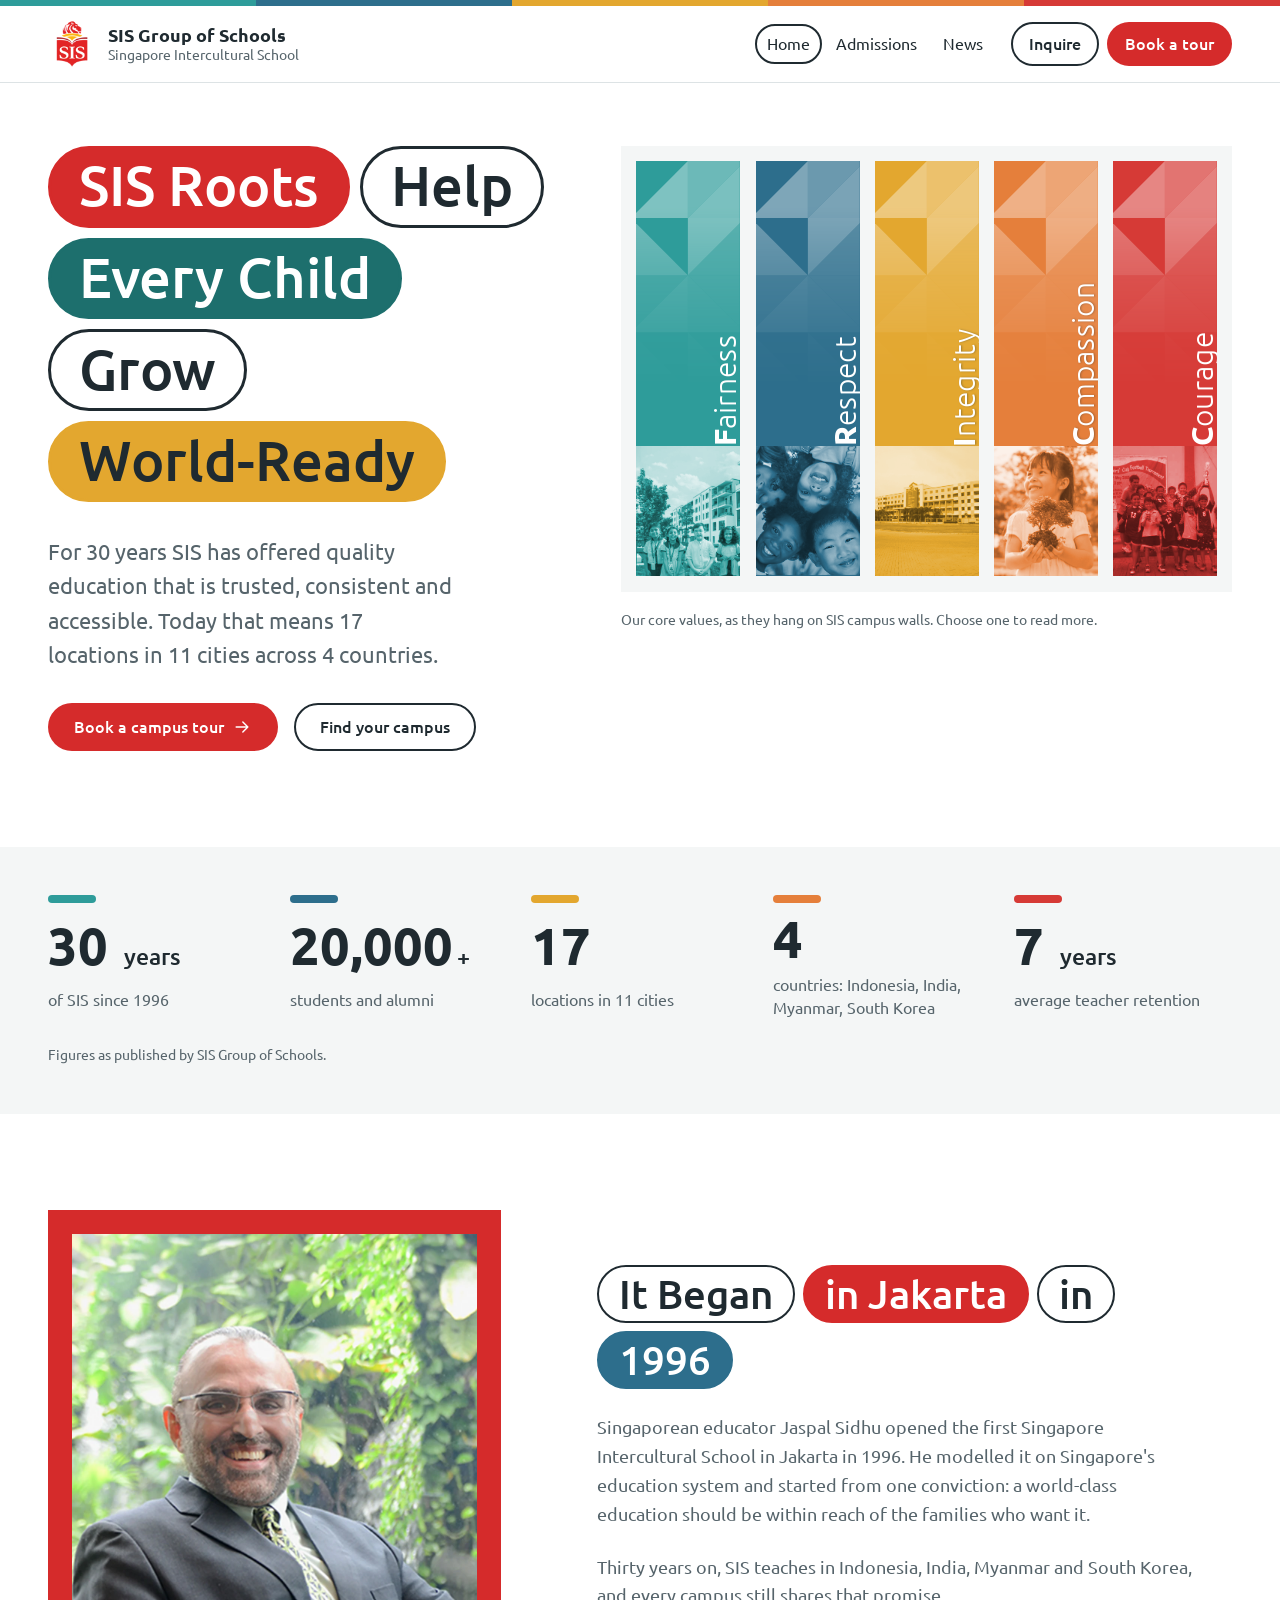
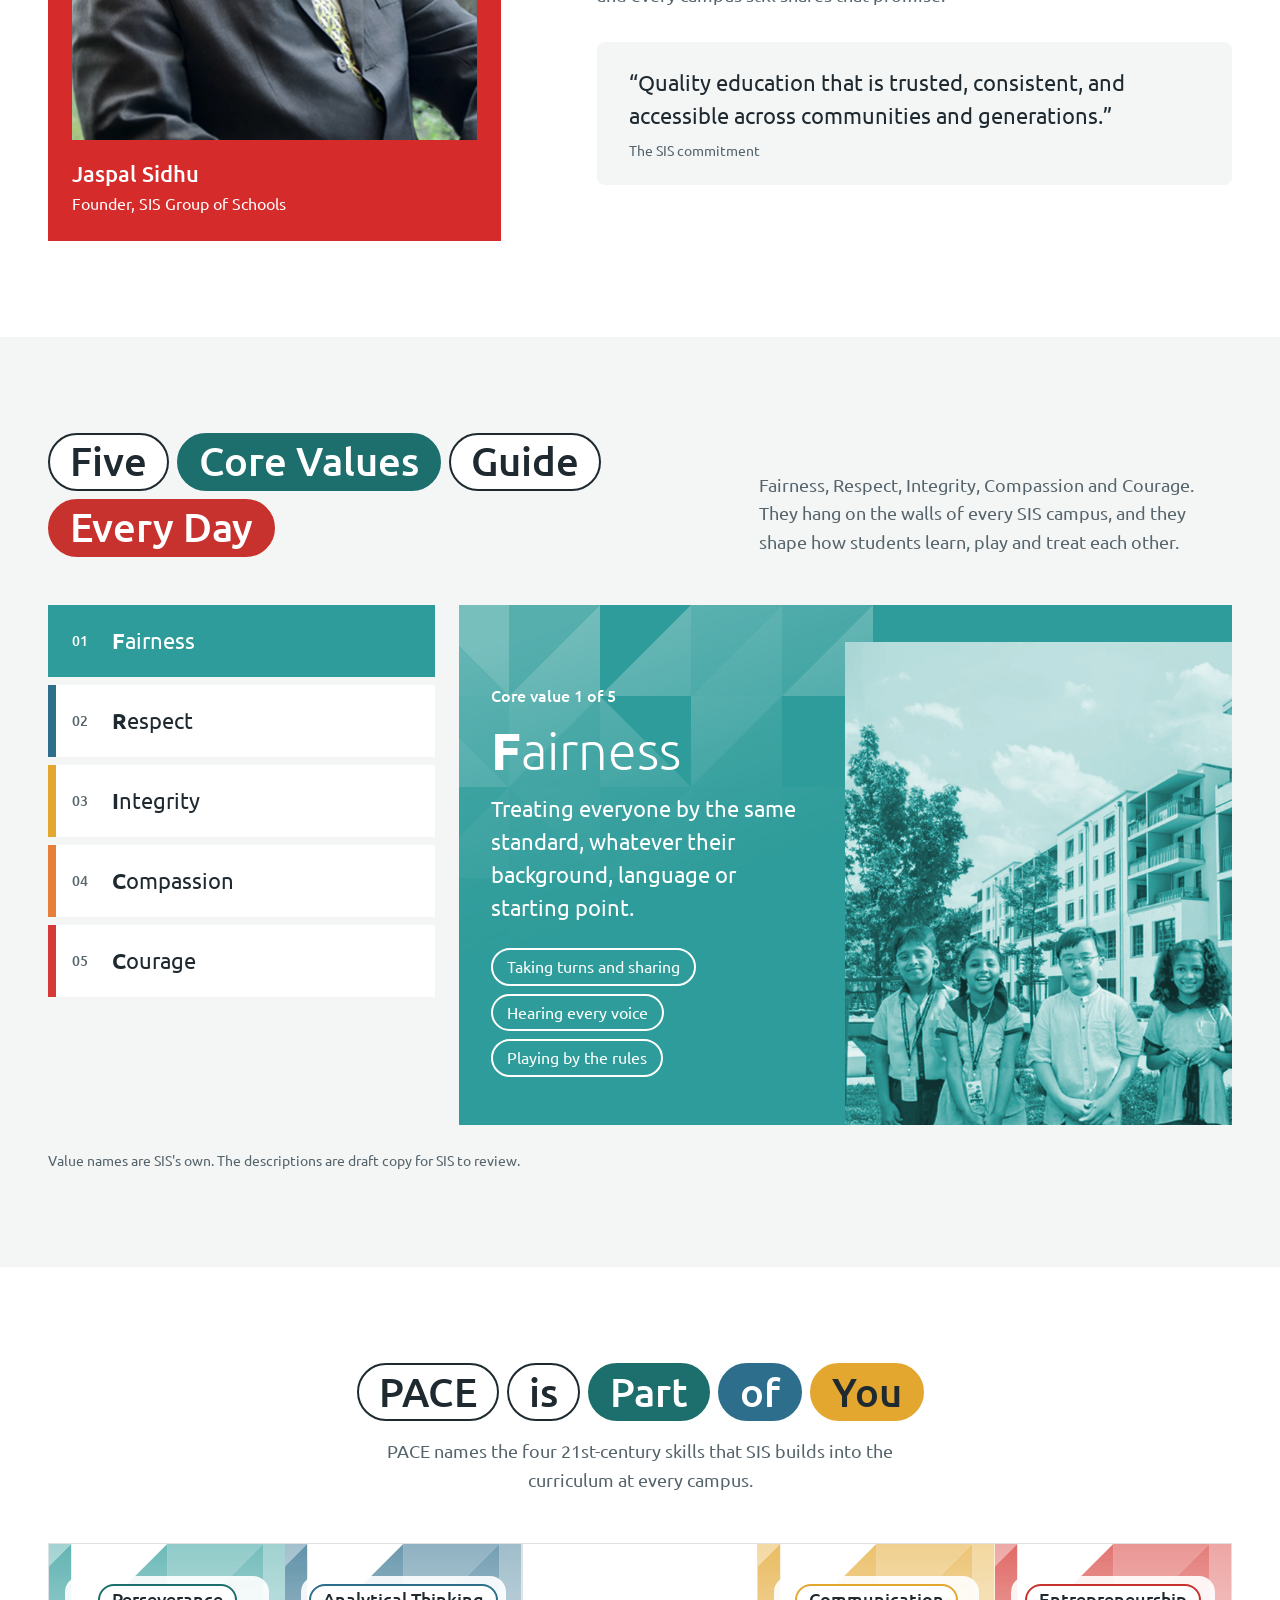
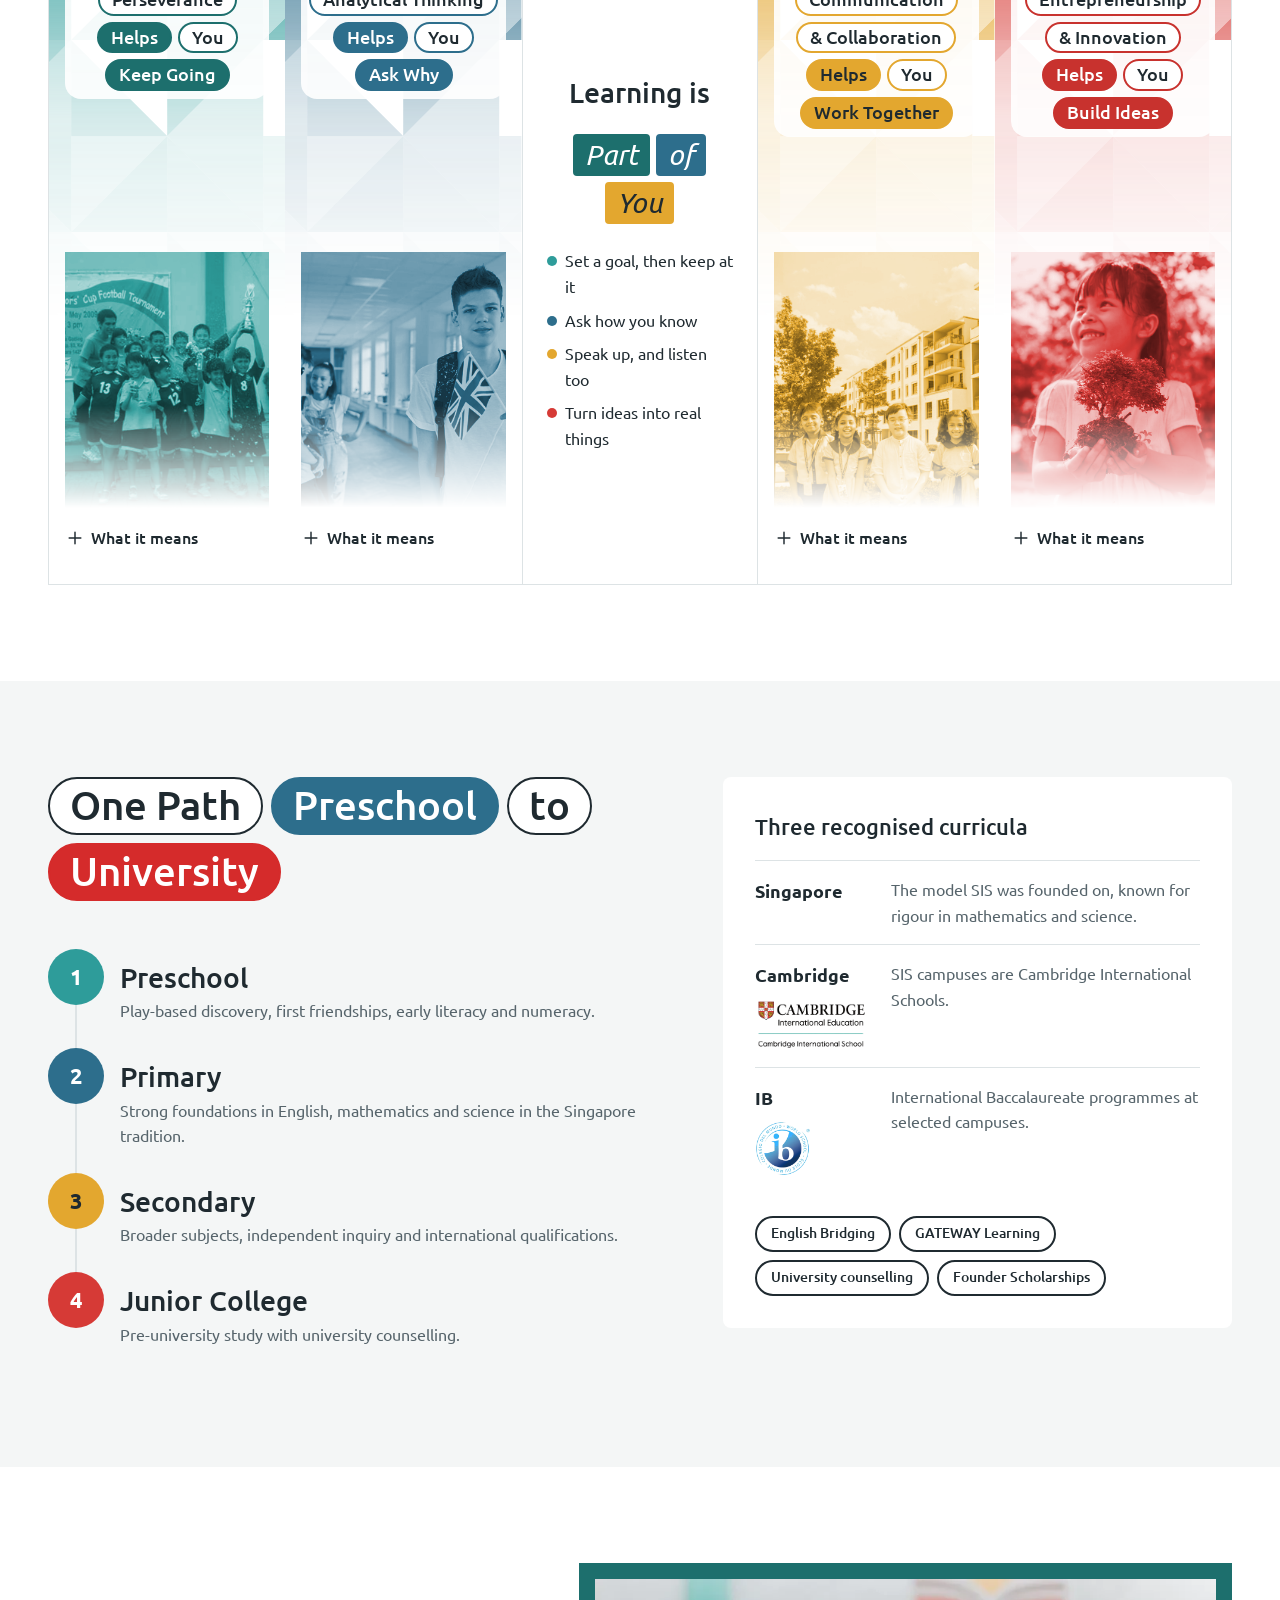
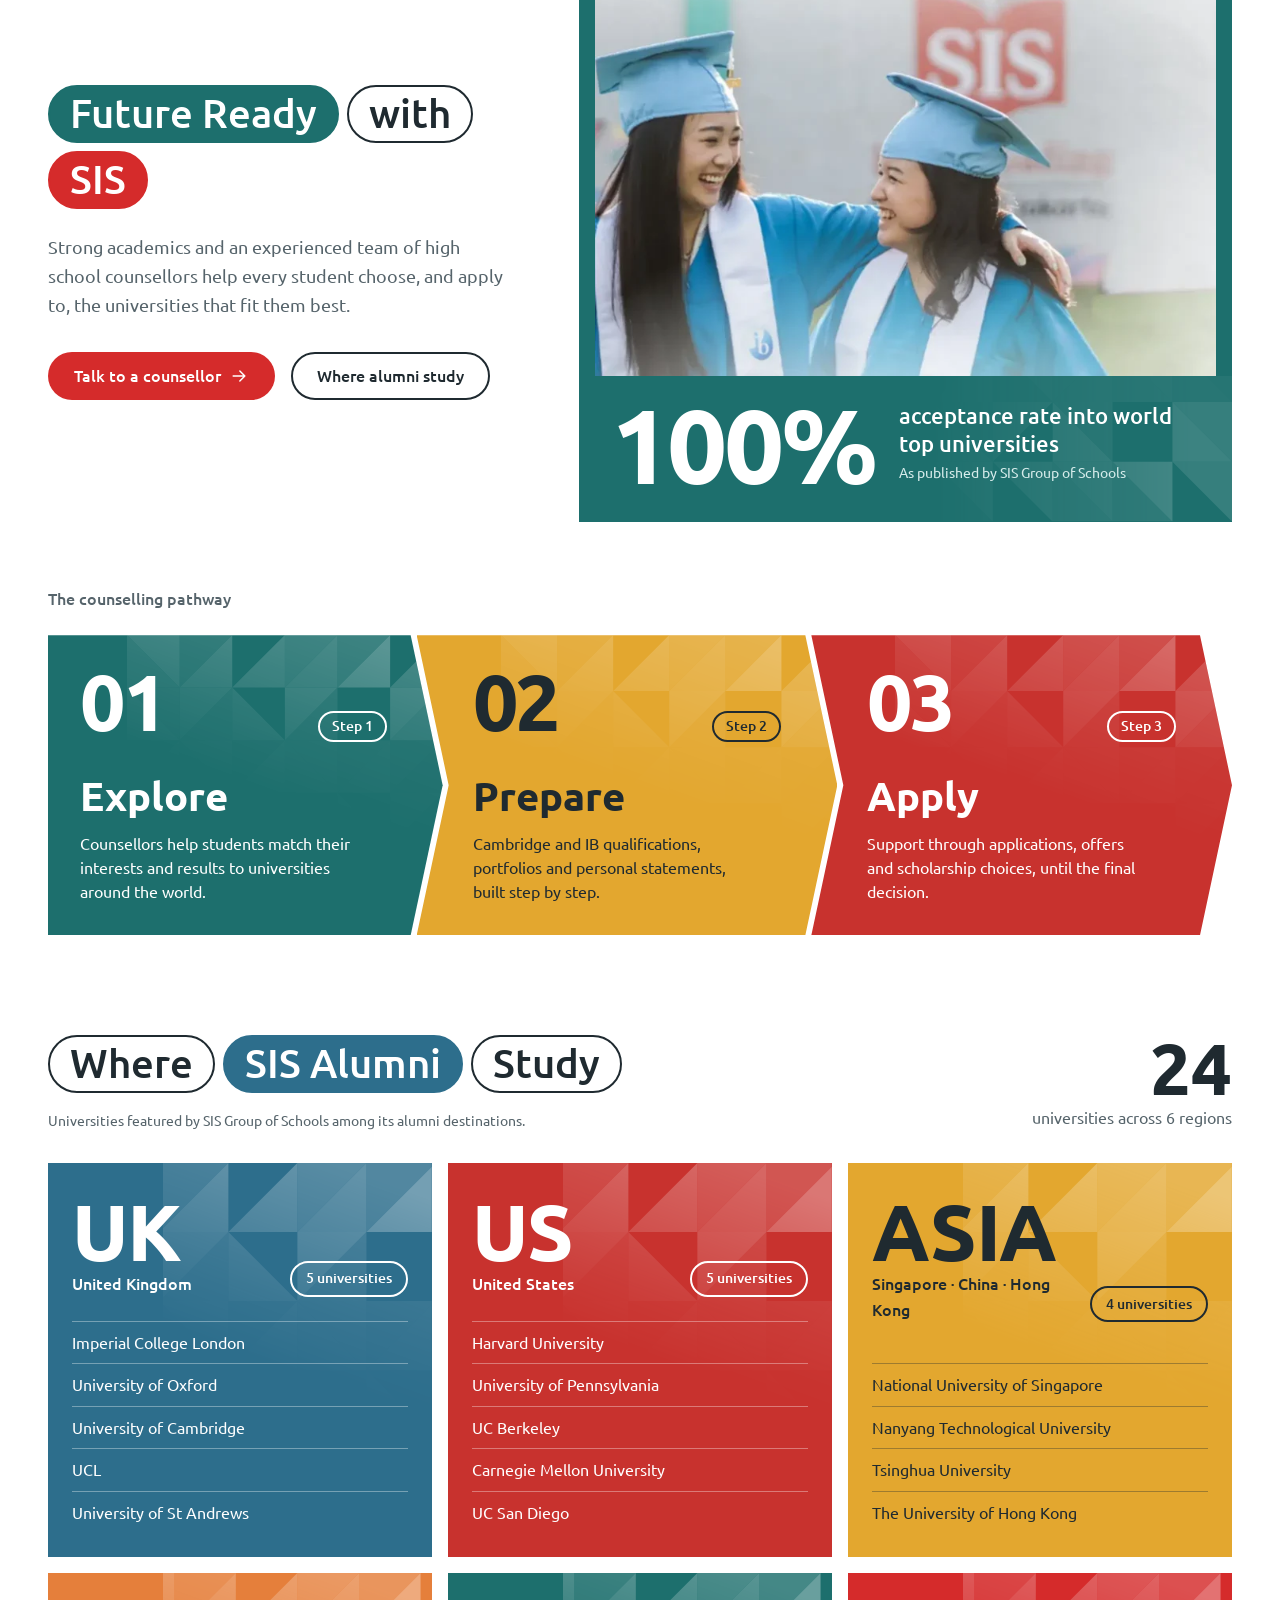
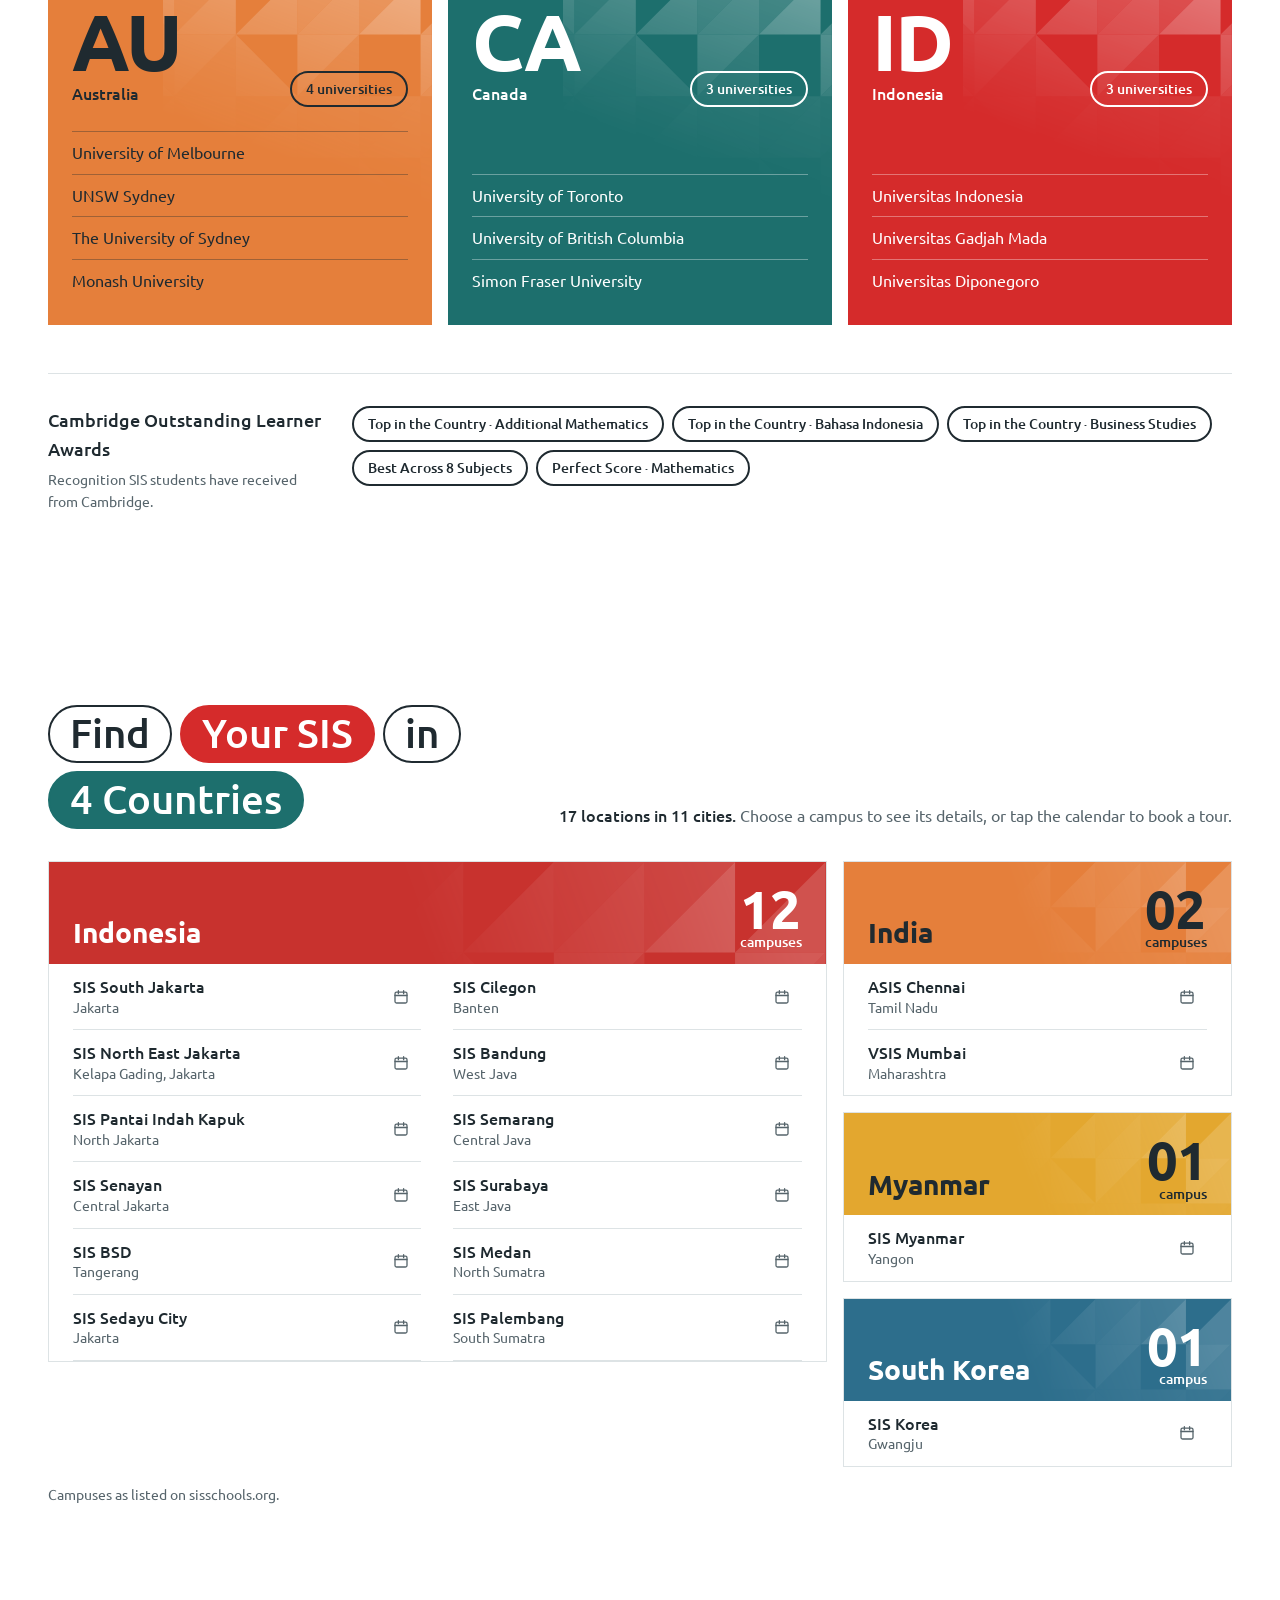
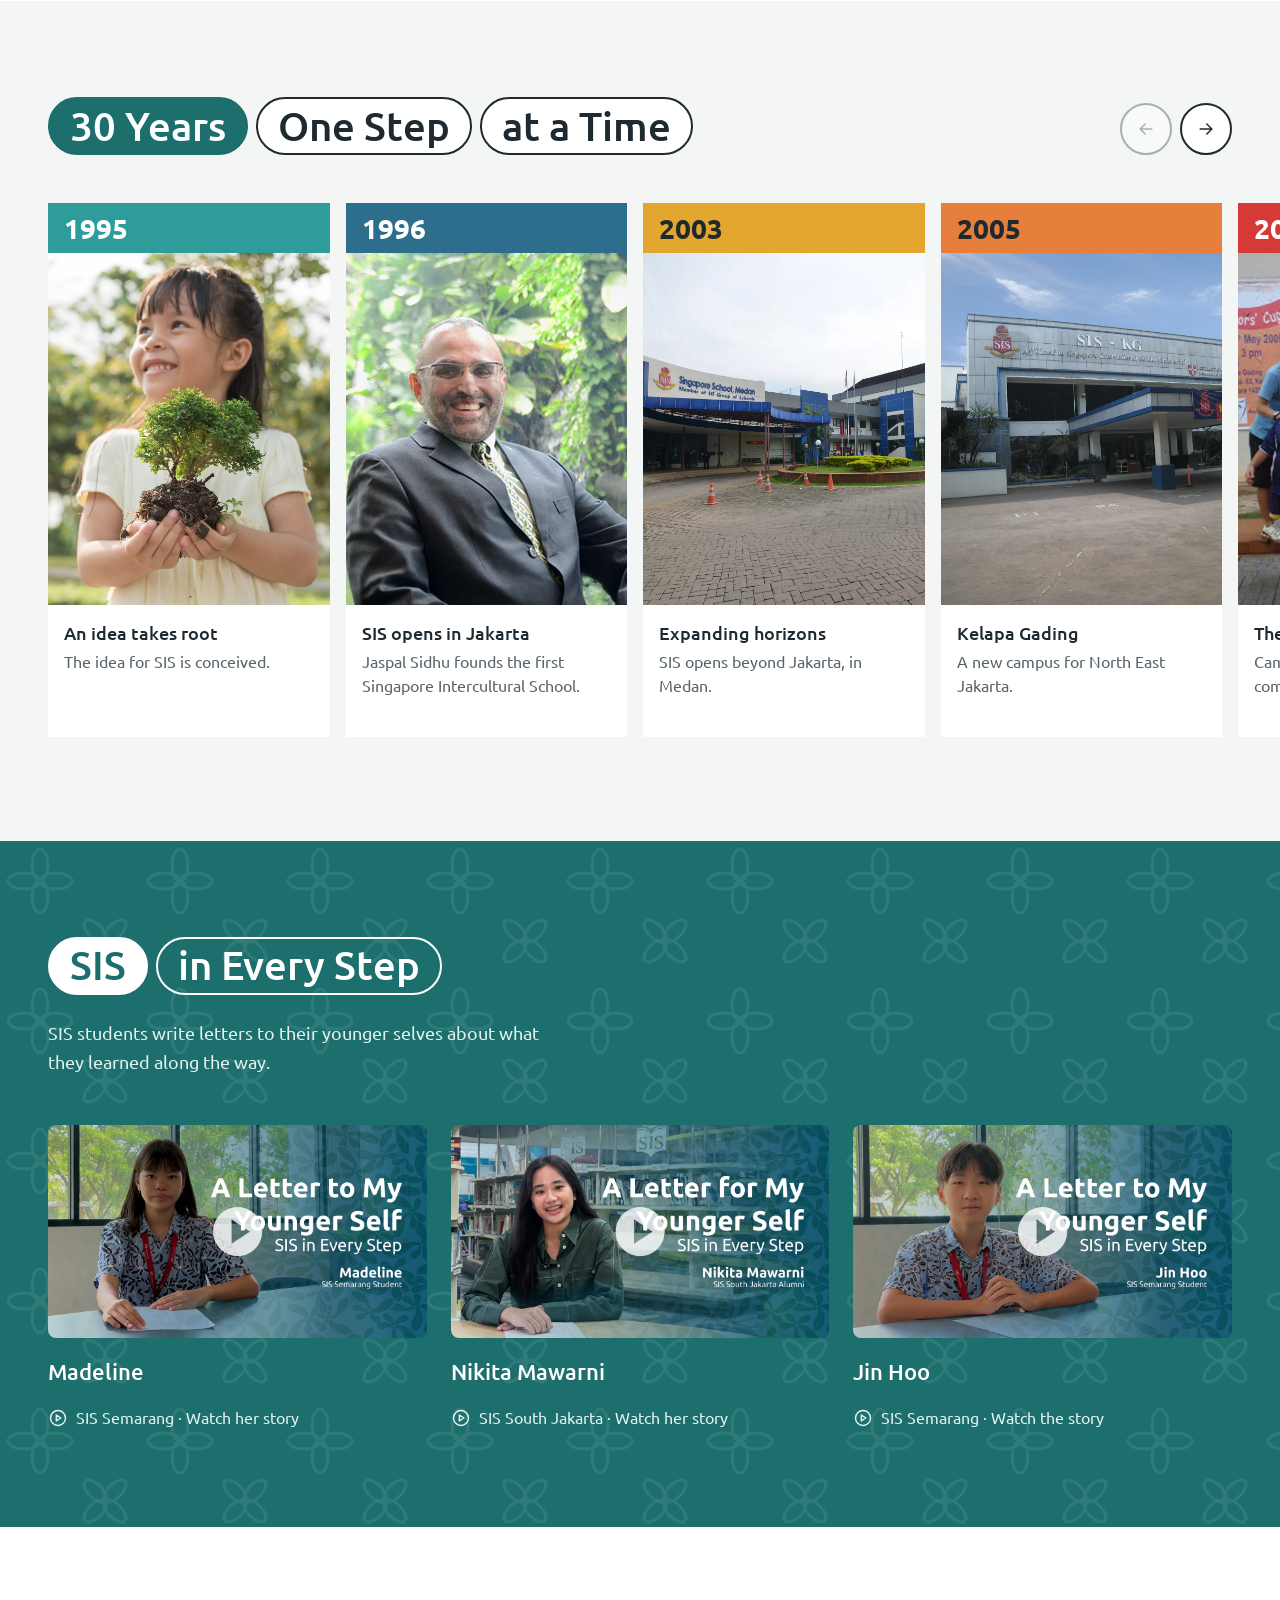
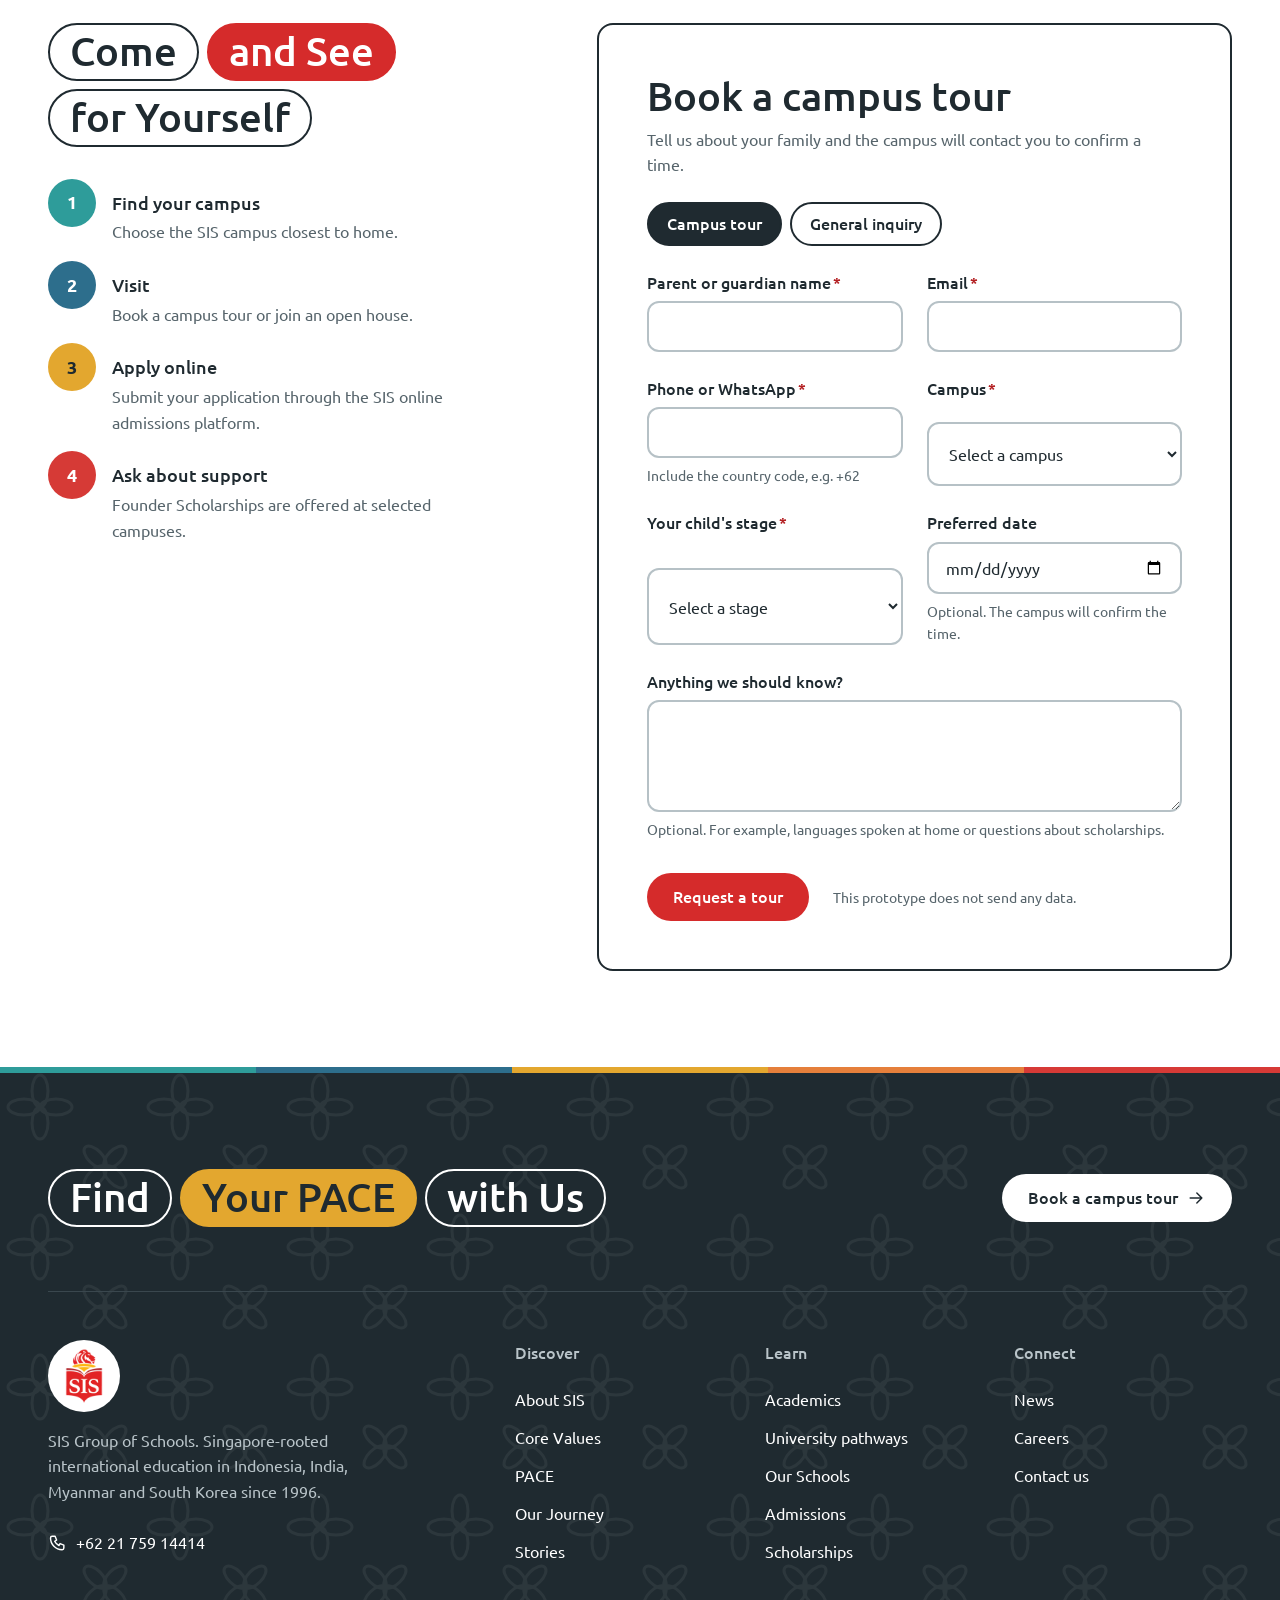
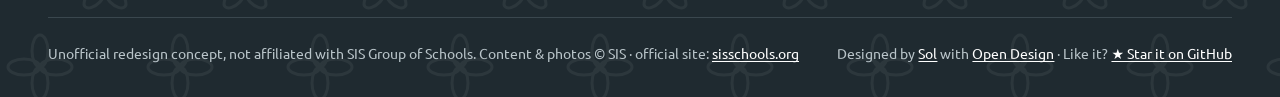
<file: index.html>
<!doctype html>
<html lang="en"><head>
<meta charset="utf-8">
<meta name="robots" content="noindex">
<meta name="viewport" content="width=device-width, initial-scale=1">
<title>SIS Group of Schools · 30 years of Singapore-rooted learning</title>
<meta name="description" content="SIS Group of Schools: Singapore-rooted international education since 1996, across Indonesia, India, Myanmar and South Korea.">
<link rel="preconnect" href="https://fonts.googleapis.com">
<link rel="preconnect" href="https://fonts.gstatic.com" crossorigin="">
<link href="https://fonts.googleapis.com/css2?family=Ubuntu:wght@300;400;500;700&amp;display=swap" rel="stylesheet">
<link rel="stylesheet" href="assets/sis.css">
<link rel="stylesheet" href="assets/home.css">
</head>
<body class="no-js" data-page="home">
<a class="skip" href="#main">Skip to content</a>

<!-- defs: duotone filters, faceted mosaic, icons (one outlined family) -->
<svg width="0" height="0" style="position:absolute" aria-hidden="true" focusable="false">
  <defs>
    <filter id="duo-fairness" color-interpolation-filters="sRGB"><feColorMatrix type="matrix" values=".3 .59 .11 0 0 .3 .59 .11 0 0 .3 .59 .11 0 0 0 0 0 1 0"></feColorMatrix><feComponentTransfer><feFuncR type="table" tableValues="0.051 0.180 0.918"></feFuncR><feFuncG type="table" tableValues="0.171 0.612 0.961"></feFuncG><feFuncB type="table" tableValues="0.169 0.604 0.960"></feFuncB></feComponentTransfer></filter>
    <filter id="duo-respect" color-interpolation-filters="sRGB"><feColorMatrix type="matrix" values=".3 .59 .11 0 0 .3 .59 .11 0 0 .3 .59 .11 0 0 0 0 0 1 0"></feColorMatrix><feComponentTransfer><feFuncR type="table" tableValues="0.049 0.176 0.918"></feFuncR><feFuncG type="table" tableValues="0.121 0.431 0.943"></feFuncG><feFuncB type="table" tableValues="0.154 0.549 0.955"></feFuncB></feComponentTransfer></filter>
    <filter id="duo-integrity" color-interpolation-filters="sRGB"><feColorMatrix type="matrix" values=".3 .59 .11 0 0 .3 .59 .11 0 0 .3 .59 .11 0 0 0 0 0 1 0"></feColorMatrix><feComponentTransfer><feFuncR type="table" tableValues="0.249 0.890 0.989"></feFuncR><feFuncG type="table" tableValues="0.183 0.655 0.965"></feFuncG><feFuncB type="table" tableValues="0.052 0.184 0.918"></feFuncB></feComponentTransfer></filter>
    <filter id="duo-compassion" color-interpolation-filters="sRGB"><feColorMatrix type="matrix" values=".3 .59 .11 0 0 .3 .59 .11 0 0 .3 .59 .11 0 0 0 0 0 1 0"></feColorMatrix><feComponentTransfer><feFuncR type="table" tableValues="0.251 0.898 0.990"></feFuncR><feFuncG type="table" tableValues="0.139 0.498 0.950"></feFuncG><feFuncB type="table" tableValues="0.065 0.231 0.923"></feFuncB></feComponentTransfer></filter>
    <filter id="duo-courage" color-interpolation-filters="sRGB"><feColorMatrix type="matrix" values=".3 .59 .11 0 0 .3 .59 .11 0 0 .3 .59 .11 0 0 0 0 0 1 0"></feColorMatrix><feComponentTransfer><feFuncR type="table" tableValues="0.235 0.839 0.984"></feFuncR><feFuncG type="table" tableValues="0.064 0.227 0.923"></feFuncG><feFuncB type="table" tableValues="0.059 0.212 0.921"></feFuncB></feComponentTransfer></filter>
  </defs>
  <symbol id="facets" viewBox="0 0 240 160" preserveAspectRatio="xMidYMin slice">
    <polygon points="0,0 40,0 40,40" fill="currentColor" fill-opacity="0.87"></polygon>
    <polygon points="0,0 40,40 0,40" fill="currentColor" fill-opacity="0.62"></polygon>
    <polygon points="40,0 80,0 40,40" fill="currentColor" fill-opacity="0.48"></polygon>
    <polygon points="80,0 80,40 40,40" fill="currentColor" fill-opacity="0.83"></polygon>
    <polygon points="120,0 120,40 80,40" fill="currentColor" fill-opacity="0.77"></polygon>
    <polygon points="120,0 160,0 120,40" fill="currentColor" fill-opacity="0.59"></polygon>
    <polygon points="160,0 160,40 120,40" fill="currentColor" fill-opacity="0.73"></polygon>
    <polygon points="160,0 200,0 160,40" fill="currentColor" fill-opacity="0.50"></polygon>
    <polygon points="200,0 200,40 160,40" fill="currentColor" fill-opacity="0.96"></polygon>
    <polygon points="240,0 240,40 200,40" fill="currentColor" fill-opacity="0.62"></polygon>
    <polygon points="0,40 40,40 40,80" fill="currentColor" fill-opacity="0.59"></polygon>
    <polygon points="0,40 40,80 0,80" fill="currentColor" fill-opacity="0.78"></polygon>
    <polygon points="40,40 80,40 40,80" fill="currentColor" fill-opacity="0.74"></polygon>
    <polygon points="80,40 80,80 40,80" fill="currentColor" fill-opacity="0.48"></polygon>
    <polygon points="80,40 120,80 80,80" fill="currentColor" fill-opacity="0.65"></polygon>
    <polygon points="120,40 160,40 120,80" fill="currentColor" fill-opacity="0.79"></polygon>
    <polygon points="160,40 160,80 120,80" fill="currentColor" fill-opacity="0.44"></polygon>
    <polygon points="200,40 240,40 200,80" fill="currentColor" fill-opacity="0.77"></polygon>
    <polygon points="240,40 240,80 200,80" fill="currentColor" fill-opacity="0.62"></polygon>
    <polygon points="0,80 40,80 0,120" fill="currentColor" fill-opacity="0.29"></polygon>
    <polygon points="40,80 40,120 0,120" fill="currentColor" fill-opacity="0.51"></polygon>
    <polygon points="40,80 80,80 80,120" fill="currentColor" fill-opacity="0.52"></polygon>
    <polygon points="40,80 80,120 40,120" fill="currentColor" fill-opacity="0.40"></polygon>
    <polygon points="80,80 120,80 80,120" fill="currentColor" fill-opacity="0.37"></polygon>
    <polygon points="120,80 120,120 80,120" fill="currentColor" fill-opacity="0.52"></polygon>
    <polygon points="120,80 160,80 160,120" fill="currentColor" fill-opacity="0.42"></polygon>
    <polygon points="120,80 160,120 120,120" fill="currentColor" fill-opacity="0.44"></polygon>
    <polygon points="160,80 200,80 160,120" fill="currentColor" fill-opacity="0.34"></polygon>
    <polygon points="200,80 200,120 160,120" fill="currentColor" fill-opacity="0.36"></polygon>
    <polygon points="200,80 240,80 200,120" fill="currentColor" fill-opacity="0.27"></polygon>
    <polygon points="240,80 240,120 200,120" fill="currentColor" fill-opacity="0.23"></polygon>
    <polygon points="0,120 40,120 40,160" fill="currentColor" fill-opacity="0.22"></polygon>
    <polygon points="0,120 40,160 0,160" fill="currentColor" fill-opacity="0.17"></polygon>
    <polygon points="40,120 80,120 80,160" fill="currentColor" fill-opacity="0.24"></polygon>
    <polygon points="40,120 80,160 40,160" fill="currentColor" fill-opacity="0.29"></polygon>
    <polygon points="80,120 120,120 120,160" fill="currentColor" fill-opacity="0.13"></polygon>
    <polygon points="80,120 120,160 80,160" fill="currentColor" fill-opacity="0.21"></polygon>
    <polygon points="120,120 160,120 160,160" fill="currentColor" fill-opacity="0.18"></polygon>
    <polygon points="120,120 160,160 120,160" fill="currentColor" fill-opacity="0.26"></polygon>
    <polygon points="160,120 200,120 200,160" fill="currentColor" fill-opacity="0.15"></polygon>
    <polygon points="160,120 200,160 160,160" fill="currentColor" fill-opacity="0.27"></polygon>
    <polygon points="200,120 240,120 200,160" fill="currentColor" fill-opacity="0.26"></polygon>
    <polygon points="240,120 240,160 200,160" fill="currentColor" fill-opacity="0.18"></polygon>
  </symbol>
  <symbol id="i-arrow" viewBox="0 0 24 24"><path d="M5 12h14M13 6l6 6-6 6"></path></symbol>
  <symbol id="i-left" viewBox="0 0 24 24"><path d="M19 12H5M11 6l-6 6 6 6"></path></symbol>
  <symbol id="i-menu" viewBox="0 0 24 24"><path d="M4 7h16M4 12h16M4 17h16"></path></symbol>
  <symbol id="i-close" viewBox="0 0 24 24"><path d="M6 6l12 12M18 6L6 18"></path></symbol>
  <symbol id="i-plus" viewBox="0 0 24 24"><path d="M12 5v14M5 12h14"></path></symbol>
  <symbol id="i-search" viewBox="0 0 24 24"><circle cx="11" cy="11" r="6.5"></circle><path d="M20 20l-4.2-4.2"></path></symbol>
  <symbol id="i-play" viewBox="0 0 24 24"><circle cx="12" cy="12" r="9"></circle><path d="M10 8.5l5.5 3.5-5.5 3.5z"></path></symbol>
  <symbol id="i-alert" viewBox="0 0 24 24"><circle cx="12" cy="12" r="9"></circle><path d="M12 7.5v5.5M12 16.5v.01"></path></symbol>
  <symbol id="i-check" viewBox="0 0 24 24"><path d="M5 12.5l4.5 4.5L19 7.5"></path></symbol>
  <symbol id="i-phone" viewBox="0 0 24 24"><path d="M5 4h3.5l1.8 4.5-2.3 1.4a11 11 0 005.1 5.1l1.4-2.3L19 14.5V18a2 2 0 01-2 2A14 14 0 013 6a2 2 0 012-2z"></path></symbol>
  <symbol id="i-calendar" viewBox="0 0 24 24"><rect x="4" y="5.5" width="16" height="14.5" rx="2"></rect><path d="M4 10h16M8.5 3.5v4M15.5 3.5v4"></path></symbol>
  <symbol id="i-pin" viewBox="0 0 24 24"><path d="M12 21s-6.5-6-6.5-11a6.5 6.5 0 0113 0c0 5-6.5 11-6.5 11z"></path><circle cx="12" cy="10" r="2.3"></circle></symbol>
</svg>

<header class="site-header" id="top">
  <div class="stripe" aria-hidden="true"><span></span><span></span><span></span><span></span><span></span></div>
  <div class="wrap od-row bar">
    <a class="brand od-row od-fixed" href="#top" aria-label="SIS Group of Schools, home">
      <img src="assets/SIS-Logo-Website.png" width="150" height="150" alt="">
      <span class="od-stack" style="--od-gap:0">
        <span class="brand-name">SIS Group of Schools</span>
        <span class="brand-sub">Singapore Intercultural School</span>
      </span>
    </a>
    <span class="od-fill" aria-hidden="true"></span>
    <nav class="nav od-row" aria-label="Primary">
      <a href="index.html" data-nav="home">Home</a>
      <a href="admissions.html" data-nav="admissions">Admissions</a>
      <a href="news.html" data-nav="news">News</a>
    </nav>
    <div class="header-cta od-row od-fixed">
      <a class="btn btn-outline" href="contact.html">Inquire</a>
      <a class="btn btn-primary" href="#admissions" data-intent="tour">Book a tour</a>
      <button class="menu-btn" type="button" aria-label="Open menu" aria-expanded="false" aria-controls="drawer"><svg class="icon"><use href="#i-menu"></use></svg></button>
    </div>
  </div>
</header>

<div class="drawer" id="drawer" role="dialog" aria-modal="true" aria-label="Menu" hidden="">
  <button class="drawer-scrim" type="button" tabindex="-1" aria-label="Close menu"></button>
  <div class="drawer-panel">
    <div class="stripe" aria-hidden="true"><span></span><span></span><span></span><span></span><span></span></div>
    <div class="drawer-body">
      <div class="od-row">
        <span class="brand-name od-fill">Menu</span>
        <button class="icon-btn" type="button" data-close="" aria-label="Close menu"><svg class="icon"><use href="#i-close"></use></svg></button>
      </div>
      <nav aria-label="Mobile">
        <a href="index.html" data-nav="home">Home</a>
        <a href="admissions.html" data-nav="admissions">Admissions</a>
        <a href="news.html" data-nav="news">News</a>
        <a href="stories.html">Stories</a>
        <a href="scholarships.html">Scholarships</a>
        <a href="careers.html">Careers</a>
        <a href="contact.html">Contact</a>
      </nav>
      <div class="od-stack" style="--od-gap:12px">
        <a class="btn btn-primary" href="#admissions" data-intent="tour">Book a campus tour</a>
        <a class="btn btn-outline" href="contact.html">Make an inquiry</a>
      </div>
    </div>
  </div>
</div>

<main id="main">

  <!-- HERO: the campus facade -->
  <section class="hero" aria-labelledby="hero-title">
    <div class="wrap hero-grid">
      <div>
        
        <h1 id="hero-title" class="h-pills pills reveal" style="--d:1">
          <span class="pill f red">SIS Roots</span>
          <span class="pill o">Help</span>
          <span class="pill f fair">Every Child</span>
          <span class="pill o">Grow</span>
          <span class="pill f intg">World-Ready</span>
        </h1>
        <p class="intro reveal" style="--d:2">For 30 years SIS has offered quality education that is trusted, consistent and accessible. Today that means 17 locations in 11 cities across 4 countries.</p>
        <div class="hero-actions od-cluster reveal" style="--d:3">
          <a class="btn btn-primary" href="#admissions" data-intent="tour">Book a campus tour <svg class="icon" aria-hidden="true"><use href="#i-arrow"></use></svg></a>
          <a class="btn btn-outline" href="#campuses">Find your campus</a>
        </div>
      </div>
      <div>
        <nav class="facade" aria-label="Our five core values">
          <a class="banner" href="#values" data-c="fairness" data-value="fairness" style="--i:0"><svg class="facets" aria-hidden="true"><use href="#facets"></use></svg><span class="label"><b>F</b>airness</span><span class="shot"><img class="od-media od-media-cover duo" style="--od-ratio:4/5" src="assets/j-2021-expanding-to-india.webp" width="1080" height="1350" alt=""><img class="od-media od-media-cover color" style="--od-ratio:4/5" src="assets/j-2021-expanding-to-india.webp" width="1080" height="1350" alt=""></span></a>
          <a class="banner" href="#values" data-c="respect" data-value="respect" style="--i:1"><svg class="facets" aria-hidden="true"><use href="#facets"></use></svg><span class="label"><b>R</b>espect</span><span class="shot"><img class="od-media od-media-cover duo" style="--od-ratio:4/5" src="assets/n-international-school-students.webp" width="1928" height="1448" alt=""><img class="od-media od-media-cover color" style="--od-ratio:4/5" src="assets/n-international-school-students.webp" width="1928" height="1448" alt=""></span></a>
          <a class="banner" href="#values" data-c="integrity" data-value="integrity" style="--i:2"><svg class="facets" aria-hidden="true"><use href="#facets"></use></svg><span class="label"><b>I</b>ntegrity</span><span class="shot"><img class="od-media od-media-cover duo" style="--od-ratio:4/5" src="assets/j-2004-compassion.webp" width="1080" height="1350" alt=""><img class="od-media od-media-cover color" style="--od-ratio:4/5" src="assets/j-2004-compassion.webp" width="1080" height="1350" alt=""></span></a>
          <a class="banner" href="#values" data-c="compassion" data-value="compassion" style="--i:3"><svg class="facets" aria-hidden="true"><use href="#facets"></use></svg><span class="label"><b>C</b>ompassion</span><span class="shot"><img class="od-media od-media-cover duo" style="--od-ratio:4/5" src="assets/j-1995-conception.webp" width="1080" height="1350" alt=""><img class="od-media od-media-cover color" style="--od-ratio:4/5" src="assets/j-1995-conception.webp" width="1080" height="1350" alt=""></span></a>
          <a class="banner" href="#values" data-c="courage" data-value="courage" style="--i:4"><svg class="facets" aria-hidden="true"><use href="#facets"></use></svg><span class="label"><b>C</b>ourage</span><span class="shot"><img class="od-media od-media-cover duo" style="--od-ratio:4/5" src="assets/j-2007-first-sis-olympics.webp" width="1080" height="1350" alt=""><img class="od-media od-media-cover color" style="--od-ratio:4/5" src="assets/j-2007-first-sis-olympics.webp" width="1080" height="1350" alt=""></span></a>
        </nav>
        <p class="facade-cap">Our core values, as they hang on SIS campus walls. Choose one to read more.</p>
      </div>
    </div>
  </section>

  <!-- STATS -->
  <section class="stats" aria-label="SIS at a glance">
    <div class="wrap">
      <div class="od-grid">
        <div class="stat od-stat reveal" data-c="fairness"><span class="bar"></span><span class="stat-num">30 <small>years</small></span><span class="stat-label">of SIS since 1996</span></div>
        <div class="stat od-stat reveal" data-c="respect" style="--d:1"><span class="bar"></span><span class="stat-num">20,000<small>+</small></span><span class="stat-label">students and alumni</span></div>
        <div class="stat od-stat reveal" data-c="integrity" style="--d:2"><span class="bar"></span><span class="stat-num">17</span><span class="stat-label">locations in 11 cities</span></div>
        <div class="stat od-stat reveal" data-c="compassion" style="--d:3"><span class="bar"></span><span class="stat-num">4</span><span class="stat-label">countries: Indonesia, India, Myanmar, South Korea</span></div>
        <div class="stat od-stat reveal" data-c="courage" style="--d:4"><span class="bar"></span><span class="stat-num">7 <small>years</small></span><span class="stat-label">average teacher retention</span></div>
      </div>
      <p class="stats-note">Figures as published by SIS Group of Schools.</p>
    </div>
  </section>

  <!-- STORY -->
  <section class="section story" id="story" aria-labelledby="story-title">
    <div class="wrap story-grid">
      <figure class="founder reveal">
        <img class="od-media" src="assets/j-1996-jaspal-sidhu.webp" width="1080" height="1350" alt="SIS founder Jaspal Sidhu" loading="lazy">
        <figcaption><b>Jaspal Sidhu</b>Founder, SIS Group of Schools</figcaption>
      </figure>
      <div>
        <h2 id="story-title" class="h-sub pills reveal">
          <span class="pill o">It Began</span>
          <span class="pill f red">in Jakarta</span>
          <span class="pill o">in</span>
          <span class="pill f resp">1996</span>
        </h2>
        <p class="reveal" style="--d:1">Singaporean educator Jaspal Sidhu opened the first Singapore Intercultural School in Jakarta in 1996. He modelled it on Singapore's education system and started from one conviction: a world-class education should be within reach of the families who want it.</p>
        <p class="reveal" style="--d:2">Thirty years on, SIS teaches in Indonesia, India, Myanmar and South Korea, and every campus still shares that promise.</p>
        <blockquote class="quote reveal" style="--d:3">“Quality education that is trusted, consistent, and accessible across communities and generations.”<cite>The SIS commitment</cite></blockquote>
      </div>
    </div>
  </section>

  <!-- CORE VALUES -->
  <section class="section values" id="values" aria-labelledby="values-title">
    <div class="wrap">
      <div class="values-head">
        <h2 id="values-title" class="h-sub pills reveal">
          <span class="pill o">Five</span>
          <span class="pill f fair">Core Values</span>
          <span class="pill o">Guide</span>
          <span class="pill f cour">Every Day</span>
        </h2>
        <p class="reveal" style="--d:1">Fairness, Respect, Integrity, Compassion and Courage. They hang on the walls of every SIS campus, and they shape how students learn, play and treat each other.</p>
      </div>
      <div class="values-body">
        <div class="vtabs" role="tablist" aria-label="Core values" aria-orientation="vertical">
          <button class="vtab" role="tab" id="t-fairness" data-c="fairness" data-value="fairness" aria-controls="vpanel" aria-selected="true"><span class="n">01</span><span><b>F</b>airness</span></button>
          <button class="vtab" role="tab" id="t-respect" data-c="respect" data-value="respect" aria-controls="vpanel" aria-selected="false" tabindex="-1"><span class="n">02</span><span><b>R</b>espect</span></button>
          <button class="vtab" role="tab" id="t-integrity" data-c="integrity" data-value="integrity" aria-controls="vpanel" aria-selected="false" tabindex="-1"><span class="n">03</span><span><b>I</b>ntegrity</span></button>
          <button class="vtab" role="tab" id="t-compassion" data-c="compassion" data-value="compassion" aria-controls="vpanel" aria-selected="false" tabindex="-1"><span class="n">04</span><span><b>C</b>ompassion</span></button>
          <button class="vtab" role="tab" id="t-courage" data-c="courage" data-value="courage" aria-controls="vpanel" aria-selected="false" tabindex="-1"><span class="n">05</span><span><b>C</b>ourage</span></button>
        </div>
        <div class="vpanel" id="vpanel" role="tabpanel" aria-labelledby="t-fairness" tabindex="0" data-c="fairness">
          <svg class="facets" aria-hidden="true"><use href="#facets"></use></svg>
          <div class="vtext">
            <p class="kicker" data-v="kicker">Core value 1 of 5</p>
            <h3 data-v="title"><b>F</b>airness</h3>
            <p class="body" data-v="body"></p>
            <ul data-v="looks" aria-label="What it looks like"></ul>
          </div>
          <div class="vphoto"><img class="od-media od-media-cover duo" data-v="img" style="--od-ratio:4/5" src="assets/j-2021-expanding-to-india.webp" width="1080" height="1350" alt=""></div>
        </div>
      </div>
      <p class="copy-note">Value names are SIS's own. The descriptions are draft copy for SIS to review.</p>
    </div>
  </section>

  <!-- PACE: the Feelings wall, applied to learning outcomes -->
  <section class="section" id="pace" aria-labelledby="pace-title">
    <div class="wrap">
      <div class="pace-head">
        <h2 id="pace-title" class="h-sub pills reveal" style="justify-content:center">
          <span class="pill o">PACE</span>
          <span class="pill o">is</span>
          <span class="pill f fair">Part</span>
          <span class="pill f resp">of</span>
          <span class="pill f intg">You</span>
        </h2>
        <p class="reveal" style="--d:1">PACE names the four 21st-century skills that SIS builds into the curriculum at every campus.</p>
      </div>

      <div class="wall">
        <article class="wcol reveal" data-c="fairness">
          <svg class="facets" aria-hidden="true"><use href="#facets"></use></svg>
          <h3 class="pills"><span class="pill o">Perseverance</span><span class="pill f">Helps</span><span class="pill o">You</span><span class="pill f">Keep Going</span></h3>
          <figure><img class="od-media od-media-cover duo" style="--od-ratio:4/5" src="assets/j-2007-first-sis-olympics.webp" width="1080" height="1350" alt="SIS students celebrating with a football trophy" loading="lazy"></figure>
          <details><summary><svg class="icon" aria-hidden="true"><use href="#i-plus"></use></svg>What it means</summary><p>Students set goals, work steadily towards them and use feedback to improve.</p></details>
        </article>
        <article class="wcol reveal" data-c="respect" style="--d:1">
          <svg class="facets" aria-hidden="true"><use href="#facets"></use></svg>
          <h3 class="pills"><span class="pill o">Analytical Thinking</span><span class="pill f">Helps</span><span class="pill o">You</span><span class="pill f">Ask Why</span></h3>
          <figure><img class="od-media od-media-cover duo" style="--od-ratio:4/5" src="assets/n-cambridge-curriculum.webp" width="1928" height="1448" alt="A student holding a small flag in a school corridor" loading="lazy"></figure>
          <details><summary><svg class="icon" aria-hidden="true"><use href="#i-plus"></use></svg>What it means</summary><p>Students weigh different perspectives, then test their ideas against evidence.</p></details>
        </article>
        <div class="wcenter reveal" style="--d:2">
          <p class="title">Learning is</p>
          <p class="pills"><span class="pill f fair">Part</span><span class="pill f resp">of</span><span class="pill f intg">You</span></p>
          <ul>
            <li data-c="fairness"><i></i>Set a goal, then keep at it</li>
            <li data-c="respect"><i></i>Ask how you know</li>
            <li data-c="integrity"><i></i>Speak up, and listen too</li>
            <li data-c="courage"><i></i>Turn ideas into real things</li>
          </ul>
        </div>
        <article class="wcol reveal" data-c="integrity" style="--d:3">
          <svg class="facets" aria-hidden="true"><use href="#facets"></use></svg>
          <h3 class="pills"><span class="pill o">Communication</span><span class="pill o">&amp; Collaboration</span><span class="pill f">Helps</span><span class="pill o">You</span><span class="pill f">Work Together</span></h3>
          <figure><img class="od-media od-media-cover duo" style="--od-ratio:4/5" src="assets/j-2021-expanding-to-india.webp" width="1080" height="1350" alt="Four SIS students standing together outside their campus" loading="lazy"></figure>
          <details><summary><svg class="icon" aria-hidden="true"><use href="#i-plus"></use></svg>What it means</summary><p>Students express ideas clearly, in more than one language, and contribute to a team.</p></details>
        </article>
        <article class="wcol reveal" data-c="courage" style="--d:4">
          <svg class="facets" aria-hidden="true"><use href="#facets"></use></svg>
          <h3 class="pills"><span class="pill o">Entrepreneurship</span><span class="pill o">&amp; Innovation</span><span class="pill f">Helps</span><span class="pill o">You</span><span class="pill f">Build Ideas</span></h3>
          <figure><img class="od-media od-media-cover duo" style="--od-ratio:4/5" src="assets/j-1995-conception.webp" width="1080" height="1350" alt="A young student holding a small tree in her hands" loading="lazy"></figure>
          <details><summary><svg class="icon" aria-hidden="true"><use href="#i-plus"></use></svg>What it means</summary><p>Students use design thinking to spot real problems and prototype solutions.</p></details>
        </article>
      </div>
    </div>
  </section>

  <!-- ACADEMICS -->
  <section class="section acad" id="academics" aria-labelledby="acad-title">
    <div class="wrap acad-grid">
      <div>
        <h2 id="acad-title" class="h-sub pills reveal">
          <span class="pill o">One Path</span>
          <span class="pill f resp">Preschool</span>
          <span class="pill o">to</span>
          <span class="pill f red">University</span>
        </h2>
        <ol class="path">
          <li class="reveal" data-c="fairness"><span class="dot">1</span><div><h3>Preschool</h3><p>Play-based discovery, first friendships, early literacy and numeracy.</p></div></li>
          <li class="reveal" data-c="respect" style="--d:1"><span class="dot">2</span><div><h3>Primary</h3><p>Strong foundations in English, mathematics and science in the Singapore tradition.</p></div></li>
          <li class="reveal" data-c="integrity" style="--d:2"><span class="dot">3</span><div><h3>Secondary</h3><p>Broader subjects, independent inquiry and international qualifications.</p></div></li>
          <li class="reveal" data-c="courage" style="--d:3"><span class="dot">4</span><div><h3>Junior College</h3><p>Pre-university study with university counselling.</p></div></li>
        </ol>
      </div>
      <div class="curric reveal" style="--d:2">
        <h3>Three recognised curricula</h3>
        <dl>
          <div class="row"><dt>Singapore</dt><dd>The model SIS was founded on, known for rigour in mathematics and science.</dd></div>
          <div class="row"><dt><span>Cambridge</span><img class="mark" src="assets/logo-cambridge.png" width="615" height="290" alt="Cambridge International School" loading="lazy"></dt><dd>SIS campuses are Cambridge International Schools.</dd></div>
          <div class="row"><dt><span>IB</span><img class="mark mark-ib" src="assets/logo-ib.png" width="396" height="388" alt="IB World School" loading="lazy"></dt><dd>International Baccalaureate programmes at selected campuses.</dd></div>
        </dl>
        <div class="chips od-cluster">
          <span class="chip">English Bridging</span>
          <span class="chip">GATEWAY Learning</span>
          <span class="chip">University counselling</span>
          <span class="chip">Founder Scholarships</span>
        </div>
      </div>
    </div>
  </section>

  <!-- UNIVERSITY -->
  <section class="section" id="university" aria-labelledby="uni-title">
    <div class="wrap">
      <div class="uni-top">
        <div>
          <h2 id="uni-title" class="h-sub pills reveal">
            <span class="pill f fair">Future Ready</span>
            <span class="pill o">with</span>
            <span class="pill f red">SIS</span>
          </h2>
          <p class="intro reveal" style="--d:1">Strong academics and an experienced team of high school counsellors help every student choose, and apply to, the universities that fit them best.</p>
          <div class="uni-actions od-cluster reveal" style="--d:2">
            <a class="btn btn-primary" href="contact.html">Talk to a counsellor <svg class="icon" aria-hidden="true"><use href="#i-arrow"></use></svg></a>
            <a class="btn btn-outline" href="#uni-destinations">Where alumni study</a>
          </div>
        </div>
        <figure class="grad-poster reveal" style="--d:1">
          <div class="photo">
            <img class="od-media" src="assets/grads.webp" width="783" height="500" alt="Two SIS graduates in caps and gowns laughing together at graduation" loading="lazy">
          </div>
          <figcaption class="band">
            <svg class="facets" aria-hidden="true"><use href="#facets"></use></svg>
            <span class="num">100%</span>
            <span class="cap od-stack"><b>acceptance rate into world top universities</b><small>As published by SIS Group of Schools</small></span>
          </figcaption>
        </figure>
      </div>

      <div class="uni-path">
        <p class="uni-path-head reveal">The counselling pathway</p>
        <ol class="uni-steps">
          <li class="reveal" data-c="fairness"><svg class="facets" aria-hidden="true"><use href="#facets"></use></svg><div class="top"><span class="n" aria-hidden="true">01</span><span class="k">Step 1</span></div><h3>Explore</h3><p>Counsellors help students match their interests and results to universities around the world.</p></li>
          <li class="reveal" data-c="integrity" style="--d:1"><svg class="facets" aria-hidden="true"><use href="#facets"></use></svg><div class="top"><span class="n" aria-hidden="true">02</span><span class="k">Step 2</span></div><h3>Prepare</h3><p>Cambridge and IB qualifications, portfolios and personal statements, built step by step.</p></li>
          <li class="reveal" data-c="courage" style="--d:2"><svg class="facets" aria-hidden="true"><use href="#facets"></use></svg><div class="top"><span class="n" aria-hidden="true">03</span><span class="k">Step 3</span></div><h3>Apply</h3><p>Support through applications, offers and scholarship choices, until the final decision.</p></li>
        </ol>
      </div>

      <div class="dest" id="uni-destinations">
        <div class="dest-head">
          <div>
            <h3 class="h-sub pills reveal">
              <span class="pill o">Where</span>
              <span class="pill f resp">SIS Alumni</span>
              <span class="pill o">Study</span>
            </h3>
            <p class="reveal" style="--d:1">Universities featured by SIS Group of Schools among its alumni destinations.</p>
          </div>
          <div class="dest-total od-stat reveal" style="--d:2">
            <span class="num" id="uni-total"></span>
            <span class="cap" id="uni-total-cap"></span>
          </div>
        </div>
        <ul class="regions" id="uni-regions"></ul>
      </div>

      <div class="awards reveal">
        <div>
          <h3>Cambridge Outstanding Learner Awards</h3>
          <p>Recognition SIS students have received from Cambridge.</p>
        </div>
        <div class="chips od-cluster" style="margin:0">
          <span class="chip">Top in the Country · Additional Mathematics</span>
          <span class="chip">Top in the Country · Bahasa Indonesia</span>
          <span class="chip">Top in the Country · Business Studies</span>
          <span class="chip">Best Across 8 Subjects</span>
          <span class="chip">Perfect Score · Mathematics</span>
        </div>
      </div>
    </div>
  </section>

  <!-- CAMPUSES -->
  <section class="section" id="campuses" aria-labelledby="camp-title">
    <div class="wrap">
      <div class="dir-head">
        <h2 id="camp-title" class="h-sub pills reveal">
          <span class="pill o">Find</span>
          <span class="pill f red">Your SIS</span>
          <span class="pill o">in</span>
          <span class="pill f fair">4 Countries</span>
        </h2>
        <p class="reveal"><b>17 locations in 11 cities.</b> Choose a campus to see its details, or tap the calendar to book a tour.</p>
      </div>
      <div class="dir" id="campus-grid"></div>
      <p class="dir-note">Campuses as listed on sisschools.org.</p>
    </div>
  </section>

  <!-- JOURNEY -->
  <section class="section journey" id="journey" aria-labelledby="journey-title">
    <div class="wrap journey-head">
      <h2 id="journey-title" class="h-sub pills reveal">
        <span class="pill f fair">30 Years</span>
        <span class="pill o">One Step</span>
        <span class="pill o">at a Time</span>
      </h2>
      <div class="rail-ctrl od-row">
        <button class="round-btn" type="button" id="rail-prev" aria-label="Earlier moments" aria-controls="journey-rail"><svg class="icon"><use href="#i-left"></use></svg></button>
        <button class="round-btn" type="button" id="rail-next" aria-label="Later moments" aria-controls="journey-rail"><svg class="icon"><use href="#i-arrow"></use></svg></button>
      </div>
    </div>
    <ol class="od-rail journey-rail" id="journey-rail" tabindex="0" aria-label="SIS timeline, 1995 to 2025"></ol>
  </section>

  <!-- STORIES -->
  <section class="section stories" aria-labelledby="stories-title">
    <div class="petals-bg" aria-hidden="true"></div>
    <div class="wrap" style="position:relative">
      <h2 id="stories-title" class="h-sub pills reveal">
        <span class="pill f">SIS</span>
        <span class="pill o">in Every Step</span>
      </h2>
      <p class="intro reveal" style="--d:1">SIS students write letters to their younger selves about what they learned along the way.</p>
      <ul class="story-list">
        <li class="reveal"><a class="story-card" href="stories.html#madeline">
          <span class="thumb"><img class="od-media" src="assets/Madeline-SIS-in-Every-Step.webp" width="2319" height="1305" alt="Video: Madeline, SIS Semarang student, reads a letter to her younger self" loading="lazy"></span>
          <span class="who">Madeline</span>
          <span class="story-meta"><svg class="icon" aria-hidden="true"><use href="#i-play"></use></svg>SIS Semarang · Watch her story</span>
        </a></li>
        <li class="reveal" style="--d:1"><a class="story-card" href="stories.html#nikita-mawarni">
          <span class="thumb"><img class="od-media" src="assets/Nikita-Mawarni-SIS-in-Every-Step.webp" width="2319" height="1305" alt="Video: Nikita Mawarni's SIS in Every Step story" loading="lazy"></span>
          <span class="who">Nikita Mawarni</span>
          <span class="story-meta"><svg class="icon" aria-hidden="true"><use href="#i-play"></use></svg>SIS South Jakarta · Watch her story</span>
        </a></li>
        <li class="reveal" style="--d:2"><a class="story-card" href="stories.html#jin-hoo">
          <span class="thumb"><img class="od-media" src="assets/Jin-Hoo-SIS-in-Every-Step.webp" width="2319" height="1305" alt="Video: Jin Hoo's SIS in Every Step story" loading="lazy"></span>
          <span class="who">Jin Hoo</span>
          <span class="story-meta"><svg class="icon" aria-hidden="true"><use href="#i-play"></use></svg>SIS Semarang · Watch the story</span>
        </a></li>
      </ul>
    </div>
  </section>

  <!-- ADMISSIONS -->
  <section class="section" id="admissions" aria-labelledby="adm-title">
    <div class="wrap adm-grid">
      <div>
        <h2 id="adm-title" class="h-sub pills reveal">
          <span class="pill o">Come</span>
          <span class="pill f red">and See</span>
          <span class="pill o">for Yourself</span>
        </h2>
        <ol class="steps">
          <li class="reveal" data-c="fairness"><span class="num">1</span><div><h3>Find your campus</h3><p>Choose the SIS campus closest to home.</p></div></li>
          <li class="reveal" data-c="respect" style="--d:1"><span class="num">2</span><div><h3>Visit</h3><p>Book a campus tour or join an open house.</p></div></li>
          <li class="reveal" data-c="integrity" style="--d:2"><span class="num">3</span><div><h3>Apply online</h3><p>Submit your application through the SIS online admissions platform.</p></div></li>
          <li class="reveal" data-c="courage" style="--d:3"><span class="num">4</span><div><h3>Ask about support</h3><p>Founder Scholarships are offered at selected campuses.</p></div></li>
        </ol>
      </div>

      <div class="form-card reveal" style="--d:2">
        <form id="tour-form" novalidate="">
          <h3 id="form-title">Book a campus tour</h3>
          <p class="sub" id="form-sub">Tell us about your family and the campus will contact you to confirm a time.</p>
          <div class="err-summary" id="err-summary" tabindex="-1" role="alert"><b>Please check these details:</b><ul></ul></div>
          <div class="intent od-cluster" role="group" aria-label="Request type">
            <button type="button" class="fbtn" data-intent-btn="tour" aria-pressed="true">Campus tour</button>
            <button type="button" class="fbtn" data-intent-btn="inquire" aria-pressed="false">General inquiry</button>
          </div>
          <div class="form-grid">
            <div class="field od-field" data-field="name">
              <label for="f-name">Parent or guardian name<span class="req" aria-hidden="true">*</span></label>
              <input id="f-name" name="name" autocomplete="name" required="" aria-describedby="e-name">
              <span class="err" id="e-name"><svg class="icon"><use href="#i-alert"></use></svg><span>Enter your full name so the campus knows who to contact.</span></span>
            </div>
            <div class="field od-field" data-field="email">
              <label for="f-email">Email<span class="req" aria-hidden="true">*</span></label>
              <input id="f-email" name="email" type="email" autocomplete="email" required="" aria-describedby="e-email">
              <span class="err" id="e-email"><svg class="icon"><use href="#i-alert"></use></svg><span>Enter an email address like name@example.com.</span></span>
            </div>
            <div class="field od-field" data-field="phone">
              <label for="f-phone">Phone or WhatsApp<span class="req" aria-hidden="true">*</span></label>
              <input id="f-phone" name="phone" type="tel" inputmode="tel" autocomplete="tel" required="" aria-describedby="h-phone e-phone">
              <span class="hint" id="h-phone">Include the country code, e.g. +62</span>
              <span class="err" id="e-phone"><svg class="icon"><use href="#i-alert"></use></svg><span>Enter at least 8 digits, including the country code.</span></span>
            </div>
            <div class="field od-field" data-field="campus">
              <label for="f-campus">Campus<span class="req" aria-hidden="true">*</span></label>
              <select id="f-campus" name="campus" required="" aria-describedby="e-campus"><option value="">Select a campus</option></select>
              <span class="err" id="e-campus"><svg class="icon"><use href="#i-alert"></use></svg><span>Choose the campus you'd like to visit.</span></span>
            </div>
            <div class="field od-field" data-field="level">
              <label for="f-level">Your child's stage<span class="req" aria-hidden="true">*</span></label>
              <select id="f-level" name="level" required="" aria-describedby="e-level">
                <option value="">Select a stage</option><option>Preschool</option><option>Primary</option><option>Secondary</option><option>Junior College</option>
              </select>
              <span class="err" id="e-level"><svg class="icon"><use href="#i-alert"></use></svg><span>Choose a stage so we can plan the right visit.</span></span>
            </div>
            <div class="field od-field" data-field="date">
              <label for="f-date">Preferred date</label>
              <input id="f-date" name="date" type="date" aria-describedby="h-date e-date">
              <span class="hint" id="h-date">Optional. The campus will confirm the time.</span>
              <span class="err" id="e-date"><svg class="icon"><use href="#i-alert"></use></svg><span>Choose a date from tomorrow onwards.</span></span>
            </div>
            <div class="field od-field full" data-field="msg">
              <label for="f-msg">Anything we should know?</label>
              <textarea id="f-msg" name="msg" aria-describedby="h-msg"></textarea>
              <span class="hint" id="h-msg">Optional. For example, languages spoken at home or questions about scholarships.</span>
            </div>
          </div>
          <div class="form-foot od-row">
            <button class="btn btn-primary" type="submit" id="submit-btn"><span class="spinner" aria-hidden="true"></span><span data-label="">Request a tour</span></button>
            <span class="note">This prototype does not send any data.</span>
          </div>
        </form>
        <div class="success" id="form-success" tabindex="-1" role="status">
          <div class="mark" aria-hidden="true"><svg class="icon"><use href="#i-check"></use></svg></div>
          <h3>Thank you, we have your request</h3>
          <p id="success-text">The campus admissions team will contact you to confirm.</p>
          <button class="btn btn-outline" type="button" id="form-again">Send another request</button>
        </div>
      </div>
    </div>
  </section>
</main>

<footer class="site-footer">
  <div class="stripe" aria-hidden="true"><span></span><span></span><span></span><span></span><span></span></div>
  <div class="petals-bg" aria-hidden="true"></div>
  <div class="wrap footer-inner">
    <div class="footer-cta">
      <p class="h-sub pills" style="margin:0">
        <span class="pill o">Find</span>
        <span class="pill f intg">Your PACE</span>
        <span class="pill o">with Us</span>
      </p>
      <a class="btn btn-white" href="#admissions" data-intent="tour">Book a campus tour <svg class="icon" aria-hidden="true"><use href="#i-arrow"></use></svg></a>
    </div>
    <div class="footer-grid">
      <div class="footer-brand od-stack">
        <img class="crest" src="assets/SIS-Logo-Website.png" width="150" height="150" alt="SIS crest: a lion above an open book">
        <p>SIS Group of Schools. Singapore-rooted international education in Indonesia, India, Myanmar and South Korea since 1996.</p>
        <a class="od-row" href="tel:+622175914414" style="--od-gap:8px;text-decoration:none;min-height:44px"><svg class="icon" aria-hidden="true"><use href="#i-phone"></use></svg><span class="od-nowrap">+62 21 759 14414</span></a>
      </div>
      <div><h4>Discover</h4><ul><li><a href="#story">About SIS</a></li><li><a href="#values">Core Values</a></li><li><a href="#pace">PACE</a></li><li><a href="#journey">Our Journey</a></li><li><a href="stories.html">Stories</a></li></ul></div>
      <div><h4>Learn</h4><ul><li><a href="#academics">Academics</a></li><li><a href="#university">University pathways</a></li><li><a href="#campuses">Our Schools</a></li><li><a href="admissions.html">Admissions</a></li><li><a href="scholarships.html">Scholarships</a></li></ul></div>
      <div><h4>Connect</h4><ul><li><a href="news.html">News</a></li><li><a href="careers.html">Careers</a></li><li><a href="contact.html">Contact us</a></li></ul></div>
    </div>
    <div class="legal"><span>Unofficial redesign concept, not affiliated with SIS Group of Schools. Content &amp; photos © SIS · official site: <a href="https://sisschools.org/">sisschools.org</a></span><span>Designed by <a href="https://github.com/sol1560">Sol</a> with <a href="https://github.com/nexu-io/open-design">Open Design</a> · Like it? <a href="https://github.com/sol1560/sis-website-redesign">★ Star it on GitHub</a></span></div>
  </div>
</footer>

<div class="toast" id="toast" role="status" aria-live="polite"><svg class="icon" aria-hidden="true"><use href="#i-pin"></use></svg><span></span></div>

<script src="assets/home.js"></script>


</body></html>
</file>
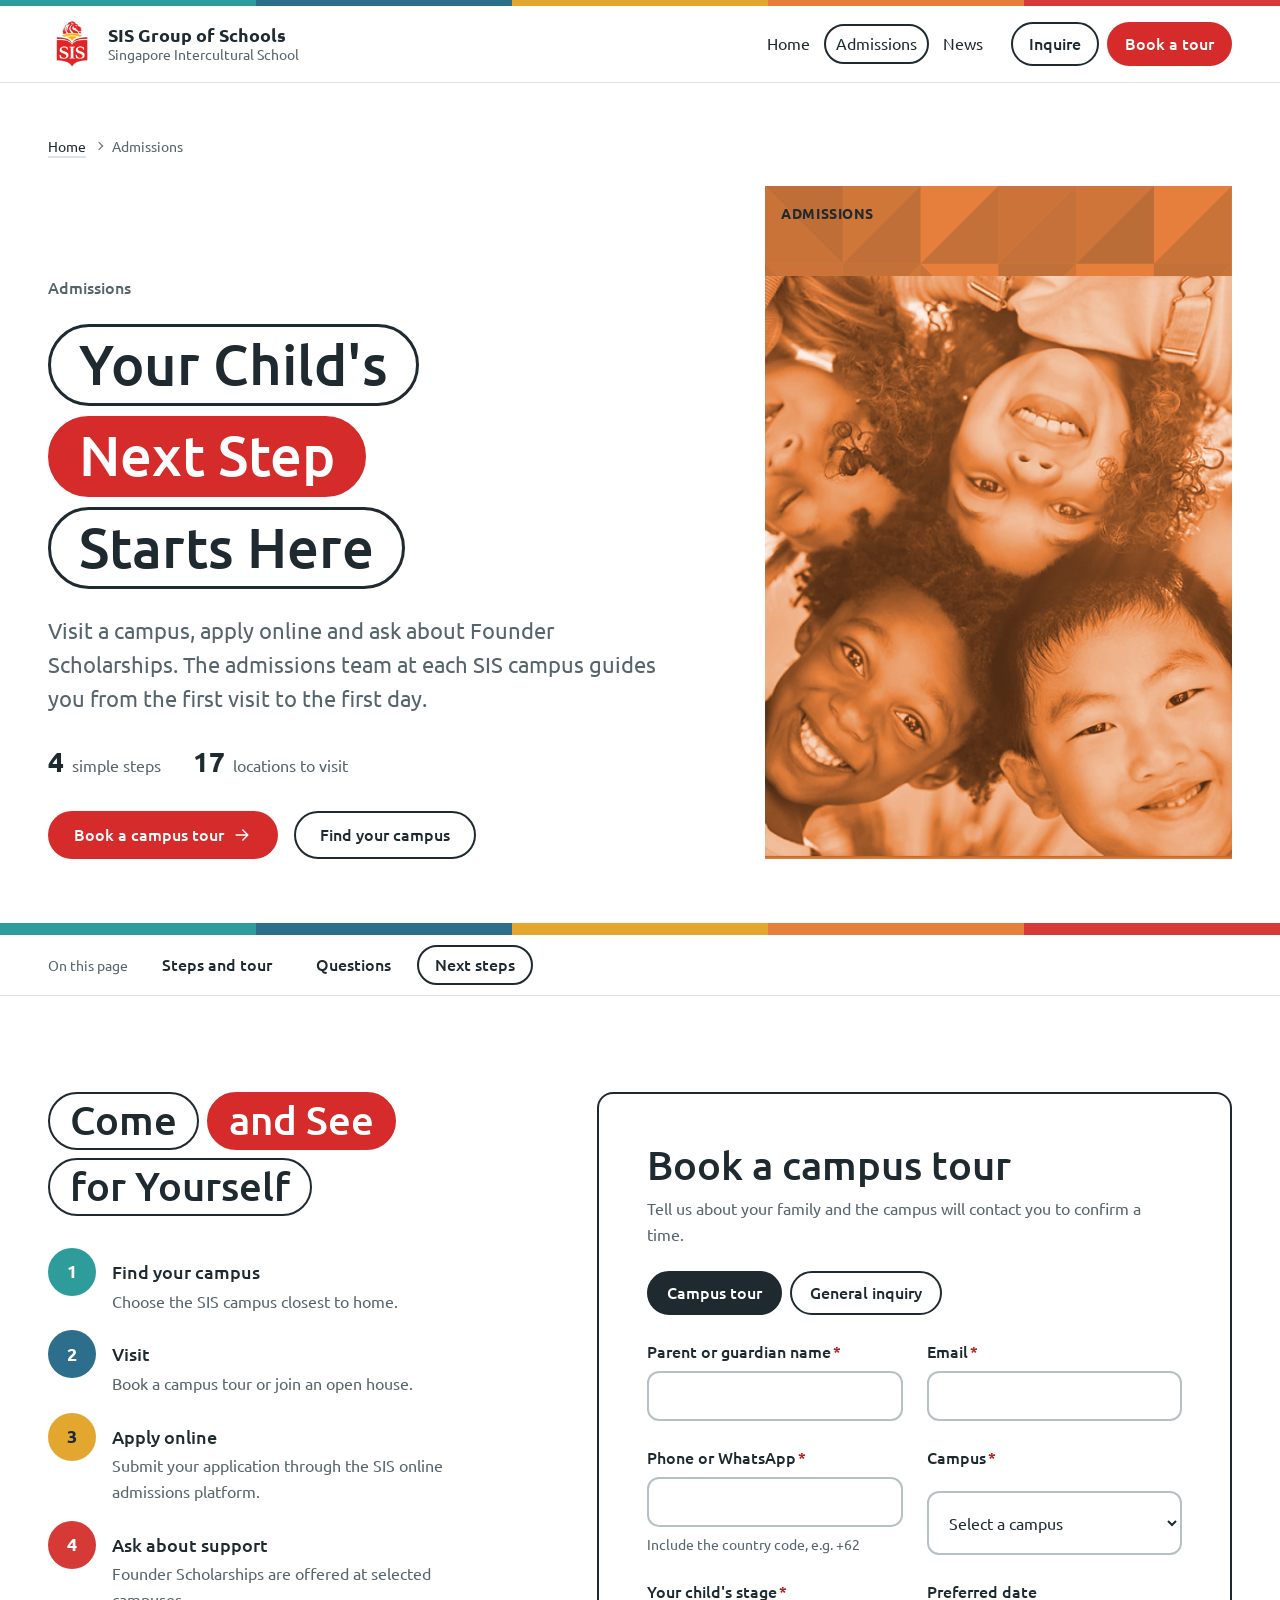
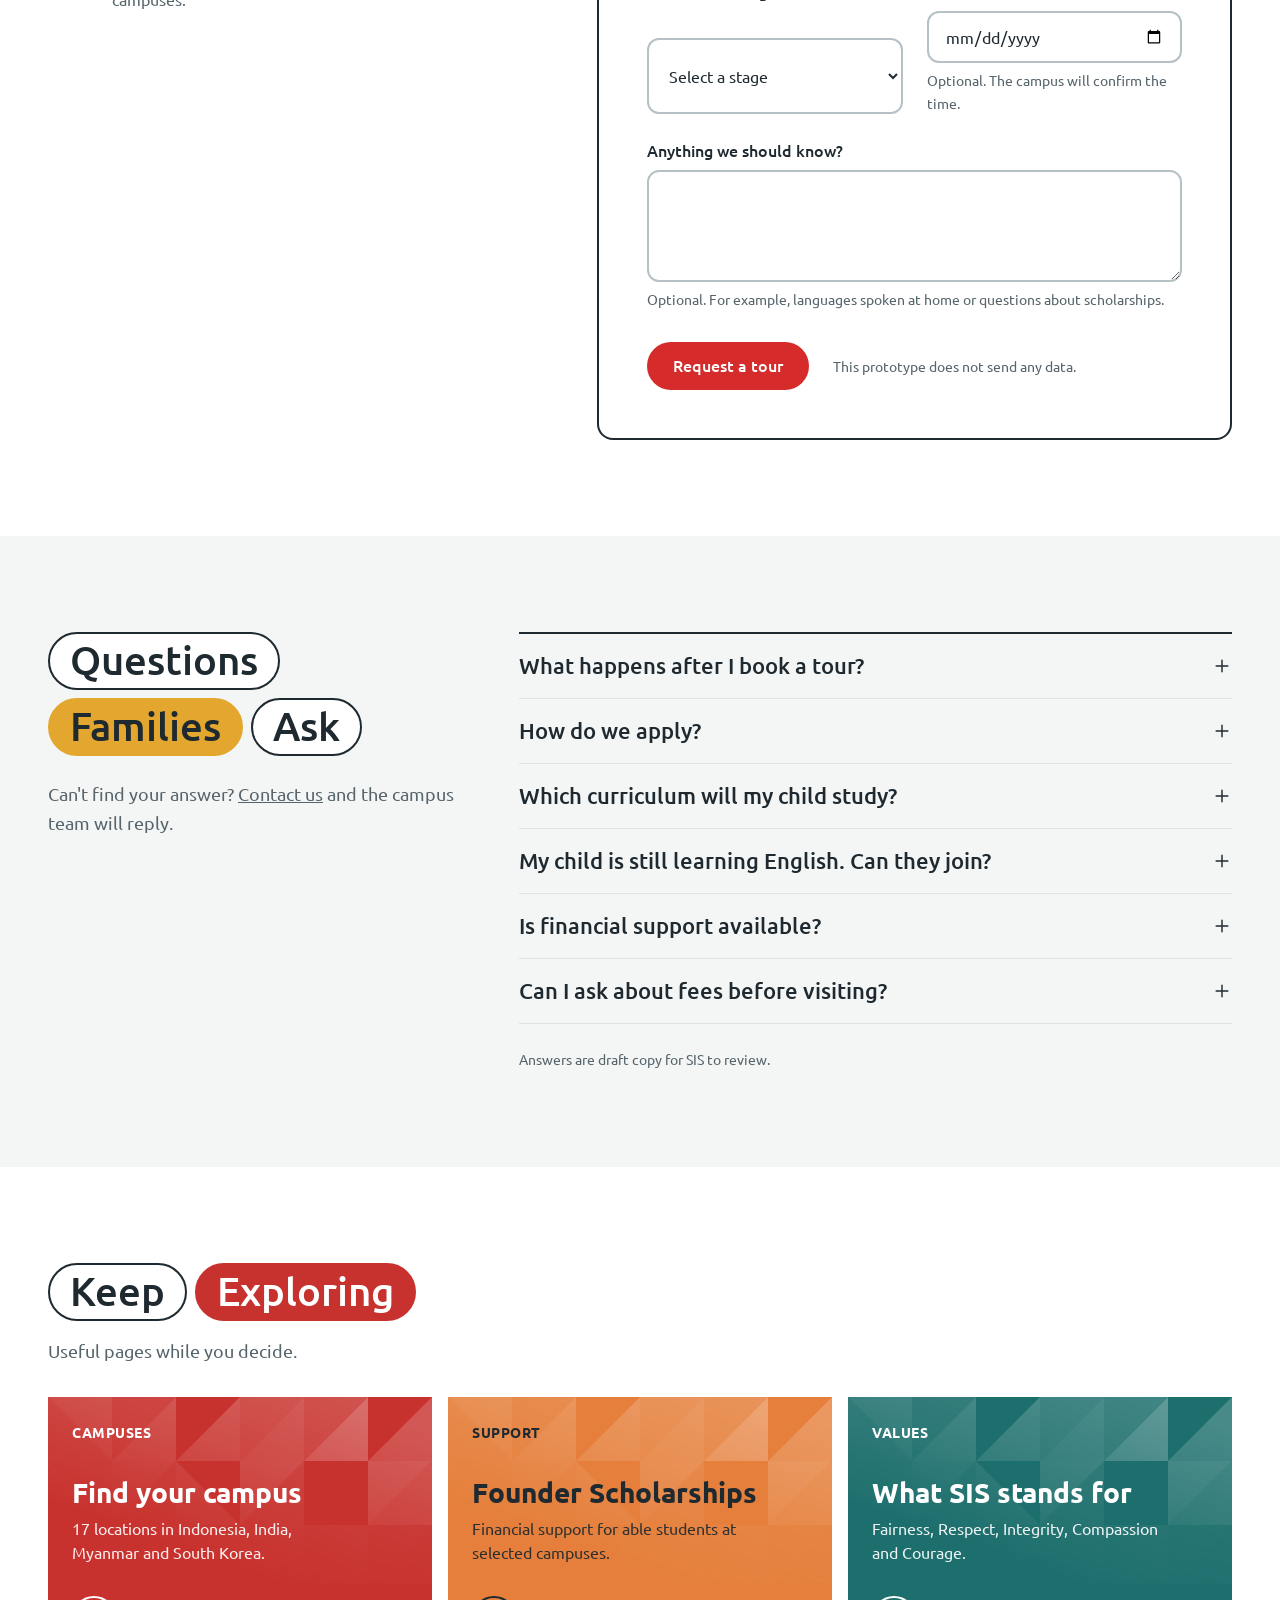
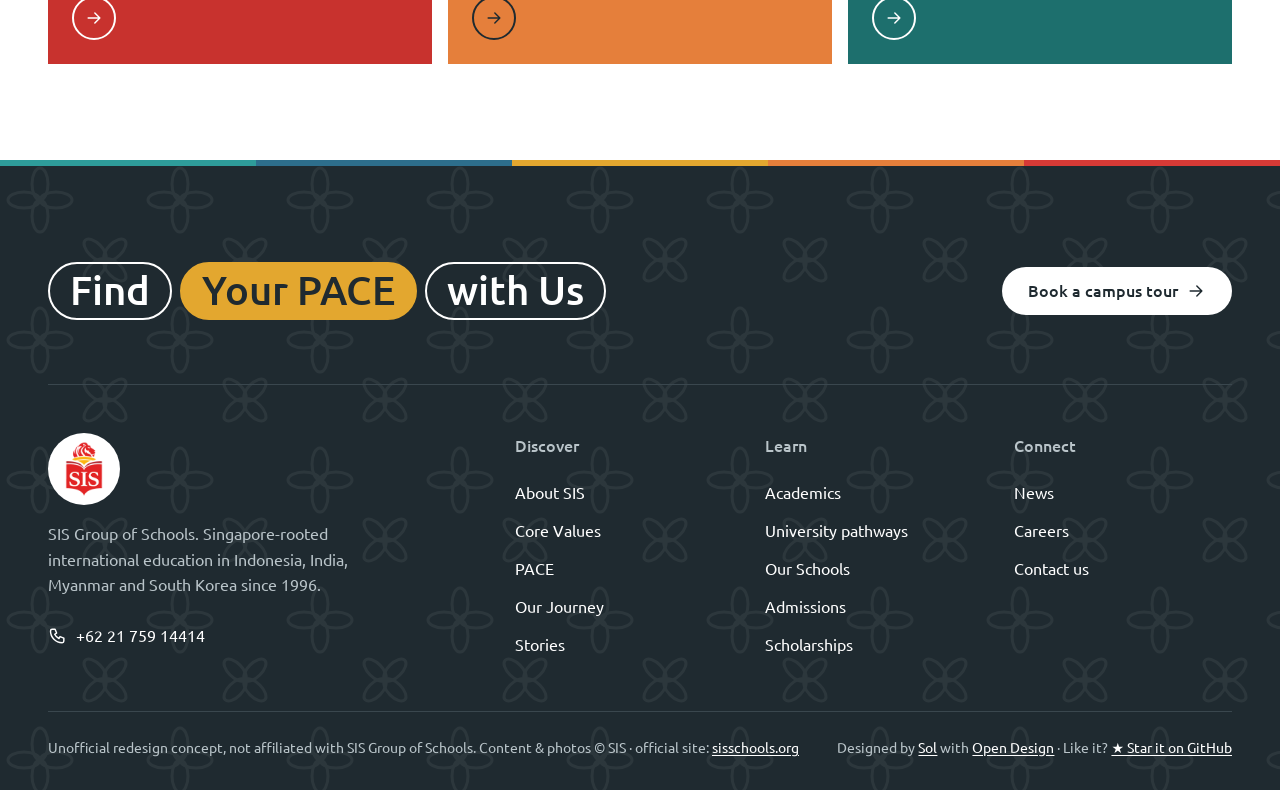
<file: admissions.html>
<!doctype html>
<html lang="en"><head>
<meta charset="utf-8">
<meta name="robots" content="noindex">
<meta name="viewport" content="width=device-width, initial-scale=1">
<title>Admissions · SIS Group of Schools</title>
<meta name="description" content="Visit an SIS campus, apply online and ask about Founder Scholarships.">
<link rel="preconnect" href="https://fonts.googleapis.com">
<link rel="preconnect" href="https://fonts.gstatic.com" crossorigin="">
<link href="https://fonts.googleapis.com/css2?family=Ubuntu:wght@300;400;500;700&amp;display=swap" rel="stylesheet">
<link rel="stylesheet" href="assets/sis.css">
<link rel="stylesheet" href="assets/home.css">
<link rel="stylesheet" href="assets/pages.css">
</head>
<body class="no-js" data-page="admissions">
<a class="skip" href="#main">Skip to content</a>

<!-- defs: duotone filters, faceted mosaic, icons (one outlined family) -->
<svg width="0" height="0" style="position:absolute" aria-hidden="true" focusable="false">
  <defs>
    <filter id="duo-fairness" color-interpolation-filters="sRGB"><feColorMatrix type="matrix" values=".3 .59 .11 0 0 .3 .59 .11 0 0 .3 .59 .11 0 0 0 0 0 1 0"></feColorMatrix><feComponentTransfer><feFuncR type="table" tableValues="0.051 0.180 0.918"></feFuncR><feFuncG type="table" tableValues="0.171 0.612 0.961"></feFuncG><feFuncB type="table" tableValues="0.169 0.604 0.960"></feFuncB></feComponentTransfer></filter>
    <filter id="duo-respect" color-interpolation-filters="sRGB"><feColorMatrix type="matrix" values=".3 .59 .11 0 0 .3 .59 .11 0 0 .3 .59 .11 0 0 0 0 0 1 0"></feColorMatrix><feComponentTransfer><feFuncR type="table" tableValues="0.049 0.176 0.918"></feFuncR><feFuncG type="table" tableValues="0.121 0.431 0.943"></feFuncG><feFuncB type="table" tableValues="0.154 0.549 0.955"></feFuncB></feComponentTransfer></filter>
    <filter id="duo-integrity" color-interpolation-filters="sRGB"><feColorMatrix type="matrix" values=".3 .59 .11 0 0 .3 .59 .11 0 0 .3 .59 .11 0 0 0 0 0 1 0"></feColorMatrix><feComponentTransfer><feFuncR type="table" tableValues="0.249 0.890 0.989"></feFuncR><feFuncG type="table" tableValues="0.183 0.655 0.965"></feFuncG><feFuncB type="table" tableValues="0.052 0.184 0.918"></feFuncB></feComponentTransfer></filter>
    <filter id="duo-compassion" color-interpolation-filters="sRGB"><feColorMatrix type="matrix" values=".3 .59 .11 0 0 .3 .59 .11 0 0 .3 .59 .11 0 0 0 0 0 1 0"></feColorMatrix><feComponentTransfer><feFuncR type="table" tableValues="0.251 0.898 0.990"></feFuncR><feFuncG type="table" tableValues="0.139 0.498 0.950"></feFuncG><feFuncB type="table" tableValues="0.065 0.231 0.923"></feFuncB></feComponentTransfer></filter>
    <filter id="duo-courage" color-interpolation-filters="sRGB"><feColorMatrix type="matrix" values=".3 .59 .11 0 0 .3 .59 .11 0 0 .3 .59 .11 0 0 0 0 0 1 0"></feColorMatrix><feComponentTransfer><feFuncR type="table" tableValues="0.235 0.839 0.984"></feFuncR><feFuncG type="table" tableValues="0.064 0.227 0.923"></feFuncG><feFuncB type="table" tableValues="0.059 0.212 0.921"></feFuncB></feComponentTransfer></filter>
  </defs>
  <symbol id="facets" viewBox="0 0 240 160" preserveAspectRatio="xMidYMin slice">
    <polygon points="0,0 40,0 40,40" fill="currentColor" fill-opacity="0.87"></polygon>
    <polygon points="0,0 40,40 0,40" fill="currentColor" fill-opacity="0.62"></polygon>
    <polygon points="40,0 80,0 40,40" fill="currentColor" fill-opacity="0.48"></polygon>
    <polygon points="80,0 80,40 40,40" fill="currentColor" fill-opacity="0.83"></polygon>
    <polygon points="120,0 120,40 80,40" fill="currentColor" fill-opacity="0.77"></polygon>
    <polygon points="120,0 160,0 120,40" fill="currentColor" fill-opacity="0.59"></polygon>
    <polygon points="160,0 160,40 120,40" fill="currentColor" fill-opacity="0.73"></polygon>
    <polygon points="160,0 200,0 160,40" fill="currentColor" fill-opacity="0.50"></polygon>
    <polygon points="200,0 200,40 160,40" fill="currentColor" fill-opacity="0.96"></polygon>
    <polygon points="240,0 240,40 200,40" fill="currentColor" fill-opacity="0.62"></polygon>
    <polygon points="0,40 40,40 40,80" fill="currentColor" fill-opacity="0.59"></polygon>
    <polygon points="0,40 40,80 0,80" fill="currentColor" fill-opacity="0.78"></polygon>
    <polygon points="40,40 80,40 40,80" fill="currentColor" fill-opacity="0.74"></polygon>
    <polygon points="80,40 80,80 40,80" fill="currentColor" fill-opacity="0.48"></polygon>
    <polygon points="80,40 120,80 80,80" fill="currentColor" fill-opacity="0.65"></polygon>
    <polygon points="120,40 160,40 120,80" fill="currentColor" fill-opacity="0.79"></polygon>
    <polygon points="160,40 160,80 120,80" fill="currentColor" fill-opacity="0.44"></polygon>
    <polygon points="200,40 240,40 200,80" fill="currentColor" fill-opacity="0.77"></polygon>
    <polygon points="240,40 240,80 200,80" fill="currentColor" fill-opacity="0.62"></polygon>
    <polygon points="0,80 40,80 0,120" fill="currentColor" fill-opacity="0.29"></polygon>
    <polygon points="40,80 40,120 0,120" fill="currentColor" fill-opacity="0.51"></polygon>
    <polygon points="40,80 80,80 80,120" fill="currentColor" fill-opacity="0.52"></polygon>
    <polygon points="40,80 80,120 40,120" fill="currentColor" fill-opacity="0.40"></polygon>
    <polygon points="80,80 120,80 80,120" fill="currentColor" fill-opacity="0.37"></polygon>
    <polygon points="120,80 120,120 80,120" fill="currentColor" fill-opacity="0.52"></polygon>
    <polygon points="120,80 160,80 160,120" fill="currentColor" fill-opacity="0.42"></polygon>
    <polygon points="120,80 160,120 120,120" fill="currentColor" fill-opacity="0.44"></polygon>
    <polygon points="160,80 200,80 160,120" fill="currentColor" fill-opacity="0.34"></polygon>
    <polygon points="200,80 200,120 160,120" fill="currentColor" fill-opacity="0.36"></polygon>
    <polygon points="200,80 240,80 200,120" fill="currentColor" fill-opacity="0.27"></polygon>
    <polygon points="240,80 240,120 200,120" fill="currentColor" fill-opacity="0.23"></polygon>
    <polygon points="0,120 40,120 40,160" fill="currentColor" fill-opacity="0.22"></polygon>
    <polygon points="0,120 40,160 0,160" fill="currentColor" fill-opacity="0.17"></polygon>
    <polygon points="40,120 80,120 80,160" fill="currentColor" fill-opacity="0.24"></polygon>
    <polygon points="40,120 80,160 40,160" fill="currentColor" fill-opacity="0.29"></polygon>
    <polygon points="80,120 120,120 120,160" fill="currentColor" fill-opacity="0.13"></polygon>
    <polygon points="80,120 120,160 80,160" fill="currentColor" fill-opacity="0.21"></polygon>
    <polygon points="120,120 160,120 160,160" fill="currentColor" fill-opacity="0.18"></polygon>
    <polygon points="120,120 160,160 120,160" fill="currentColor" fill-opacity="0.26"></polygon>
    <polygon points="160,120 200,120 200,160" fill="currentColor" fill-opacity="0.15"></polygon>
    <polygon points="160,120 200,160 160,160" fill="currentColor" fill-opacity="0.27"></polygon>
    <polygon points="200,120 240,120 200,160" fill="currentColor" fill-opacity="0.26"></polygon>
    <polygon points="240,120 240,160 200,160" fill="currentColor" fill-opacity="0.18"></polygon>
  </symbol>
  <symbol id="i-arrow" viewBox="0 0 24 24"><path d="M5 12h14M13 6l6 6-6 6"></path></symbol>
  <symbol id="i-left" viewBox="0 0 24 24"><path d="M19 12H5M11 6l-6 6 6 6"></path></symbol>
  <symbol id="i-menu" viewBox="0 0 24 24"><path d="M4 7h16M4 12h16M4 17h16"></path></symbol>
  <symbol id="i-close" viewBox="0 0 24 24"><path d="M6 6l12 12M18 6L6 18"></path></symbol>
  <symbol id="i-plus" viewBox="0 0 24 24"><path d="M12 5v14M5 12h14"></path></symbol>
  <symbol id="i-search" viewBox="0 0 24 24"><circle cx="11" cy="11" r="6.5"></circle><path d="M20 20l-4.2-4.2"></path></symbol>
  <symbol id="i-play" viewBox="0 0 24 24"><circle cx="12" cy="12" r="9"></circle><path d="M10 8.5l5.5 3.5-5.5 3.5z"></path></symbol>
  <symbol id="i-alert" viewBox="0 0 24 24"><circle cx="12" cy="12" r="9"></circle><path d="M12 7.5v5.5M12 16.5v.01"></path></symbol>
  <symbol id="i-check" viewBox="0 0 24 24"><path d="M5 12.5l4.5 4.5L19 7.5"></path></symbol>
  <symbol id="i-phone" viewBox="0 0 24 24"><path d="M5 4h3.5l1.8 4.5-2.3 1.4a11 11 0 005.1 5.1l1.4-2.3L19 14.5V18a2 2 0 01-2 2A14 14 0 013 6a2 2 0 012-2z"></path></symbol>
  <symbol id="i-calendar" viewBox="0 0 24 24"><rect x="4" y="5.5" width="16" height="14.5" rx="2"></rect><path d="M4 10h16M8.5 3.5v4M15.5 3.5v4"></path></symbol>
  <symbol id="i-pin" viewBox="0 0 24 24"><path d="M12 21s-6.5-6-6.5-11a6.5 6.5 0 0113 0c0 5-6.5 11-6.5 11z"></path><circle cx="12" cy="10" r="2.3"></circle></symbol>
</svg>

<header class="site-header" id="top">
  <div class="stripe" aria-hidden="true"><span></span><span></span><span></span><span></span><span></span></div>
  <div class="wrap od-row bar">
    <a class="brand od-row od-fixed" href="index.html" aria-label="SIS Group of Schools, home">
      <img src="assets/SIS-Logo-Website.png" width="150" height="150" alt="">
      <span class="od-stack" style="--od-gap:0">
        <span class="brand-name">SIS Group of Schools</span>
        <span class="brand-sub">Singapore Intercultural School</span>
      </span>
    </a>
    <span class="od-fill" aria-hidden="true"></span>
    <nav class="nav od-row" aria-label="Primary">
      <a href="index.html" data-nav="home">Home</a>
      <a href="admissions.html" data-nav="admissions">Admissions</a>
      <a href="news.html" data-nav="news">News</a>
    </nav>
    <div class="header-cta od-row od-fixed">
      <a class="btn btn-outline" href="contact.html">Inquire</a>
      <a class="btn btn-primary" href="#admissions" data-intent="tour">Book a tour</a>
      <button class="menu-btn" type="button" aria-label="Open menu" aria-expanded="false" aria-controls="drawer"><svg class="icon"><use href="#i-menu"></use></svg></button>
    </div>
  </div>
</header>

<div class="drawer" id="drawer" role="dialog" aria-modal="true" aria-label="Menu" hidden="">
  <button class="drawer-scrim" type="button" tabindex="-1" aria-label="Close menu"></button>
  <div class="drawer-panel">
    <div class="stripe" aria-hidden="true"><span></span><span></span><span></span><span></span><span></span></div>
    <div class="drawer-body">
      <div class="od-row">
        <span class="brand-name od-fill">Menu</span>
        <button class="icon-btn" type="button" data-close="" aria-label="Close menu"><svg class="icon"><use href="#i-close"></use></svg></button>
      </div>
      <nav aria-label="Mobile">
        <a href="index.html" data-nav="home">Home</a>
        <a href="admissions.html" data-nav="admissions">Admissions</a>
        <a href="news.html" data-nav="news">News</a>
        <a href="stories.html">Stories</a>
        <a href="scholarships.html">Scholarships</a>
        <a href="careers.html">Careers</a>
        <a href="contact.html">Contact</a>
      </nav>
      <div class="od-stack" style="--od-gap:12px">
        <a class="btn btn-primary" href="#admissions" data-intent="tour">Book a campus tour</a>
        <a class="btn btn-outline" href="contact.html">Make an inquiry</a>
      </div>
    </div>
  </div>
</div>

<main id="main">
  <!-- PAGE HERO -->
  <section class="page-hero" data-c="sisred" aria-labelledby="page-title">
    <div class="wrap page-hero-inner">
      <nav class="crumbs" aria-label="Breadcrumb"><ol><li><a href="index.html">Home</a></li><li><a aria-current="page">Admissions</a></li></ol></nav>
      <div class="page-hero-split">
        <div class="od-stack" style="--od-gap:var(--s-4)">
          <p class="page-kicker reveal">Admissions</p>
          <h1 id="page-title" class="h-pills pills reveal" style="--d:1">
            <span class="pill o">Your Child's</span>
            <span class="pill f red">Next Step</span>
            <span class="pill o">Starts Here</span>
          </h1>
          <p class="page-intro reveal" style="--d:2">Visit a campus, apply online and ask about Founder Scholarships. The admissions team at each SIS campus guides you from the first visit to the first day.</p>
          <ul class="ph-facts reveal" style="--d:3"><li><b>4</b>simple steps</li><li><b>17</b>locations to visit</li></ul>
          <div class="page-actions od-cluster reveal" style="--d:3"><a class="btn btn-primary" href="#admissions" data-intent="tour">Book a campus tour <svg class="icon" aria-hidden="true"><use href="#i-arrow"></use></svg></a><a class="btn btn-outline" href="index.html#campuses">Find your campus</a></div>
        </div>
        <figure class="ph-poster reveal" data-c="compassion" style="--d:2" aria-hidden="true">
          <svg class="facets"><use href="#facets"></use></svg>
          <span class="tag">Admissions</span>
          <img class="od-media od-media-cover duo" style="--od-ratio:4/5" src="assets/n-international-school-students.webp" width="1928" height="1448" alt="">
        </figure>
      </div>
    </div>
    <div class="fricc-band" aria-hidden="true"><span></span><span></span><span></span><span></span><span></span></div>
  </section>

  <nav class="jump" aria-label="On this page"><div class="wrap"><span class="lbl">On this page</span><a href="#admissions">Steps and tour</a><a href="#faq">Questions</a><a href="#next">Next steps</a></div></nav>

  <!-- ADMISSIONS -->
  <section class="section" id="admissions" aria-labelledby="adm-title">
    <div class="wrap adm-grid">
      <div>
        <h2 id="adm-title" class="h-sub pills reveal">
          <span class="pill o">Come</span>
          <span class="pill f red">and See</span>
          <span class="pill o">for Yourself</span>
        </h2>
        <ol class="steps">
          <li class="reveal" data-c="fairness"><span class="num">1</span><div><h3>Find your campus</h3><p>Choose the SIS campus closest to home.</p></div></li>
          <li class="reveal" data-c="respect" style="--d:1"><span class="num">2</span><div><h3>Visit</h3><p>Book a campus tour or join an open house.</p></div></li>
          <li class="reveal" data-c="integrity" style="--d:2"><span class="num">3</span><div><h3>Apply online</h3><p>Submit your application through the SIS online admissions platform.</p></div></li>
          <li class="reveal" data-c="courage" style="--d:3"><span class="num">4</span><div><h3>Ask about support</h3><p>Founder Scholarships are offered at selected campuses.</p></div></li>
        </ol>
      </div>

      <div class="form-card reveal" style="--d:2">
        <form id="tour-form" novalidate="">
          <h3 id="form-title">Book a campus tour</h3>
          <p class="sub" id="form-sub">Tell us about your family and the campus will contact you to confirm a time.</p>
          <div class="err-summary" id="err-summary" tabindex="-1" role="alert"><b>Please check these details:</b><ul></ul></div>
          <div class="intent od-cluster" role="group" aria-label="Request type">
            <button type="button" class="fbtn" data-intent-btn="tour" aria-pressed="true">Campus tour</button>
            <button type="button" class="fbtn" data-intent-btn="inquire" aria-pressed="false">General inquiry</button>
          </div>
          <div class="form-grid">
            <div class="field od-field" data-field="name">
              <label for="f-name">Parent or guardian name<span class="req" aria-hidden="true">*</span></label>
              <input id="f-name" name="name" autocomplete="name" required="" aria-describedby="e-name">
              <span class="err" id="e-name"><svg class="icon"><use href="#i-alert"></use></svg><span>Enter your full name so the campus knows who to contact.</span></span>
            </div>
            <div class="field od-field" data-field="email">
              <label for="f-email">Email<span class="req" aria-hidden="true">*</span></label>
              <input id="f-email" name="email" type="email" autocomplete="email" required="" aria-describedby="e-email">
              <span class="err" id="e-email"><svg class="icon"><use href="#i-alert"></use></svg><span>Enter an email address like name@example.com.</span></span>
            </div>
            <div class="field od-field" data-field="phone">
              <label for="f-phone">Phone or WhatsApp<span class="req" aria-hidden="true">*</span></label>
              <input id="f-phone" name="phone" type="tel" inputmode="tel" autocomplete="tel" required="" aria-describedby="h-phone e-phone">
              <span class="hint" id="h-phone">Include the country code, e.g. +62</span>
              <span class="err" id="e-phone"><svg class="icon"><use href="#i-alert"></use></svg><span>Enter at least 8 digits, including the country code.</span></span>
            </div>
            <div class="field od-field" data-field="campus">
              <label for="f-campus">Campus<span class="req" aria-hidden="true">*</span></label>
              <select id="f-campus" name="campus" required="" aria-describedby="e-campus"><option value="">Select a campus</option></select>
              <span class="err" id="e-campus"><svg class="icon"><use href="#i-alert"></use></svg><span>Choose the campus you'd like to visit.</span></span>
            </div>
            <div class="field od-field" data-field="level">
              <label for="f-level">Your child's stage<span class="req" aria-hidden="true">*</span></label>
              <select id="f-level" name="level" required="" aria-describedby="e-level">
                <option value="">Select a stage</option><option>Preschool</option><option>Primary</option><option>Secondary</option><option>Junior College</option>
              </select>
              <span class="err" id="e-level"><svg class="icon"><use href="#i-alert"></use></svg><span>Choose a stage so we can plan the right visit.</span></span>
            </div>
            <div class="field od-field" data-field="date">
              <label for="f-date">Preferred date</label>
              <input id="f-date" name="date" type="date" aria-describedby="h-date e-date">
              <span class="hint" id="h-date">Optional. The campus will confirm the time.</span>
              <span class="err" id="e-date"><svg class="icon"><use href="#i-alert"></use></svg><span>Choose a date from tomorrow onwards.</span></span>
            </div>
            <div class="field od-field full" data-field="msg">
              <label for="f-msg">Anything we should know?</label>
              <textarea id="f-msg" name="msg" aria-describedby="h-msg"></textarea>
              <span class="hint" id="h-msg">Optional. For example, languages spoken at home or questions about scholarships.</span>
            </div>
          </div>
          <div class="form-foot od-row">
            <button class="btn btn-primary" type="submit" id="submit-btn"><span class="spinner" aria-hidden="true"></span><span data-label="">Request a tour</span></button>
            <span class="note">This prototype does not send any data.</span>
          </div>
        </form>
        <div class="success" id="form-success" tabindex="-1" role="status">
          <div class="mark" aria-hidden="true"><svg class="icon"><use href="#i-check"></use></svg></div>
          <h3>Thank you, we have your request</h3>
          <p id="success-text">The campus admissions team will contact you to confirm.</p>
          <button class="btn btn-outline" type="button" id="form-again">Send another request</button>
        </div>
      </div>
    </div>
  </section>

  <!-- FAQ -->
  <section class="section" id="faq" aria-labelledby="faq-title" style="background:var(--paper)">
    <div class="wrap faq">
      <div>
        <h2 id="faq-title" class="h-sub pills reveal">
            <span class="pill o">Questions</span>
            <span class="pill f intg">Families</span>
            <span class="pill o">Ask</span>
        </h2>
        <p class="reveal" style="--d:1;color:var(--muted);margin:var(--s-4) 0 0">Can't find your answer? <a href="contact.html">Contact us</a> and the campus team will reply.</p>
      </div>
      <div class="faq-list reveal" style="--d:1">
        <details><summary>What happens after I book a tour?<svg class="icon" aria-hidden="true"><use href="#i-plus"></use></svg></summary><p>The admissions team at the campus you chose contacts you to confirm a time. Tours run while classes are on, so you can see a normal school day.</p></details>
        <details><summary>How do we apply?<svg class="icon" aria-hidden="true"><use href="#i-plus"></use></svg></summary><p>Applications are made through the SIS online admissions platform. The campus team will send you the link and explain which documents they need for your child's stage.</p></details>
        <details><summary>Which curriculum will my child study?<svg class="icon" aria-hidden="true"><use href="#i-plus"></use></svg></summary><p>SIS campuses teach Singapore and Cambridge curricula, with IB programmes at selected campuses. See <a href="index.html#academics">Academics</a>, or ask the campus you are interested in.</p></details>
        <details><summary>My child is still learning English. Can they join?<svg class="icon" aria-hidden="true"><use href="#i-plus"></use></svg></summary><p>Yes. SIS offers English Bridging support. The campus team will explain how it works for your child's age and level.</p></details>
        <details><summary>Is financial support available?<svg class="icon" aria-hidden="true"><use href="#i-plus"></use></svg></summary><p>Founder Scholarships are offered at selected campuses. Read the criteria on the <a href="scholarships.html">Scholarships</a> page.</p></details>
        <details><summary>Can I ask about fees before visiting?<svg class="icon" aria-hidden="true"><use href="#i-plus"></use></svg></summary><p>Yes. Switch the form above to "General inquiry", or <a href="contact.html">contact the campus</a> directly.</p></details>
        <p class="copy-note">Answers are draft copy for SIS to review.</p>
      </div>
    </div>
  </section>

  <!-- NEXT STEPS -->
  <section class="section" id="next" aria-labelledby="next-title">
    <div class="wrap">
      <div class="section-head">
        <div>
          <h2 id="next-title" class="h-sub pills reveal">
            <span class="pill o">Keep</span>
            <span class="pill f cour">Exploring</span>
          </h2>
          <p class="reveal" style="--d:1">Useful pages while you decide.</p>
        </div>
      </div>
      <ul class="next-tiles">
        <li class="reveal" style="--d:0"><a class="next-tile" href="index.html#campuses" data-c="courage">
          <svg class="facets" aria-hidden="true"><use href="#facets"></use></svg>
          <span class="k">Campuses</span>
          <div><h3>Find your campus</h3><p>17 locations in Indonesia, India, Myanmar and South Korea.</p></div>
          <span class="go" aria-hidden="true"><svg class="icon" aria-hidden="true"><use href="#i-arrow"></use></svg></span>
        </a></li>
        <li class="reveal" style="--d:1"><a class="next-tile" href="scholarships.html" data-c="compassion">
          <svg class="facets" aria-hidden="true"><use href="#facets"></use></svg>
          <span class="k">Support</span>
          <div><h3>Founder Scholarships</h3><p>Financial support for able students at selected campuses.</p></div>
          <span class="go" aria-hidden="true"><svg class="icon" aria-hidden="true"><use href="#i-arrow"></use></svg></span>
        </a></li>
        <li class="reveal" style="--d:2"><a class="next-tile" href="index.html#values" data-c="fairness">
          <svg class="facets" aria-hidden="true"><use href="#facets"></use></svg>
          <span class="k">Values</span>
          <div><h3>What SIS stands for</h3><p>Fairness, Respect, Integrity, Compassion and Courage.</p></div>
          <span class="go" aria-hidden="true"><svg class="icon" aria-hidden="true"><use href="#i-arrow"></use></svg></span>
        </a></li>
      </ul>
    </div>
  </section>
</main>

<footer class="site-footer">
  <div class="stripe" aria-hidden="true"><span></span><span></span><span></span><span></span><span></span></div>
  <div class="petals-bg" aria-hidden="true"></div>
  <div class="wrap footer-inner">
    <div class="footer-cta">
      <p class="h-sub pills" style="margin:0">
        <span class="pill o">Find</span>
        <span class="pill f intg">Your PACE</span>
        <span class="pill o">with Us</span>
      </p>
      <a class="btn btn-white" href="#admissions" data-intent="tour">Book a campus tour <svg class="icon" aria-hidden="true"><use href="#i-arrow"></use></svg></a>
    </div>
    <div class="footer-grid">
      <div class="footer-brand od-stack">
        <img class="crest" src="assets/SIS-Logo-Website.png" width="150" height="150" alt="SIS crest: a lion above an open book">
        <p>SIS Group of Schools. Singapore-rooted international education in Indonesia, India, Myanmar and South Korea since 1996.</p>
        <a class="od-row" href="tel:+622175914414" style="--od-gap:8px;text-decoration:none;min-height:44px"><svg class="icon" aria-hidden="true"><use href="#i-phone"></use></svg><span class="od-nowrap">+62 21 759 14414</span></a>
      </div>
      <div><h4>Discover</h4><ul><li><a href="index.html#story">About SIS</a></li><li><a href="index.html#values">Core Values</a></li><li><a href="index.html#pace">PACE</a></li><li><a href="index.html#journey">Our Journey</a></li><li><a href="stories.html">Stories</a></li></ul></div>
      <div><h4>Learn</h4><ul><li><a href="index.html#academics">Academics</a></li><li><a href="index.html#university">University pathways</a></li><li><a href="index.html#campuses">Our Schools</a></li><li><a href="admissions.html">Admissions</a></li><li><a href="scholarships.html">Scholarships</a></li></ul></div>
      <div><h4>Connect</h4><ul><li><a href="news.html">News</a></li><li><a href="careers.html">Careers</a></li><li><a href="contact.html">Contact us</a></li></ul></div>
    </div>
    <div class="legal"><span>Unofficial redesign concept, not affiliated with SIS Group of Schools. Content &amp; photos © SIS · official site: <a href="https://sisschools.org/">sisschools.org</a></span><span>Designed by <a href="https://github.com/sol1560">Sol</a> with <a href="https://github.com/nexu-io/open-design">Open Design</a> · Like it? <a href="https://github.com/sol1560/sis-website-redesign">★ Star it on GitHub</a></span></div>
  </div>
</footer>

<div class="toast" id="toast" role="status" aria-live="polite"><svg class="icon" aria-hidden="true"><use href="#i-pin"></use></svg><span></span></div>

<script src="assets/home.js"></script>

</body></html>
</file>
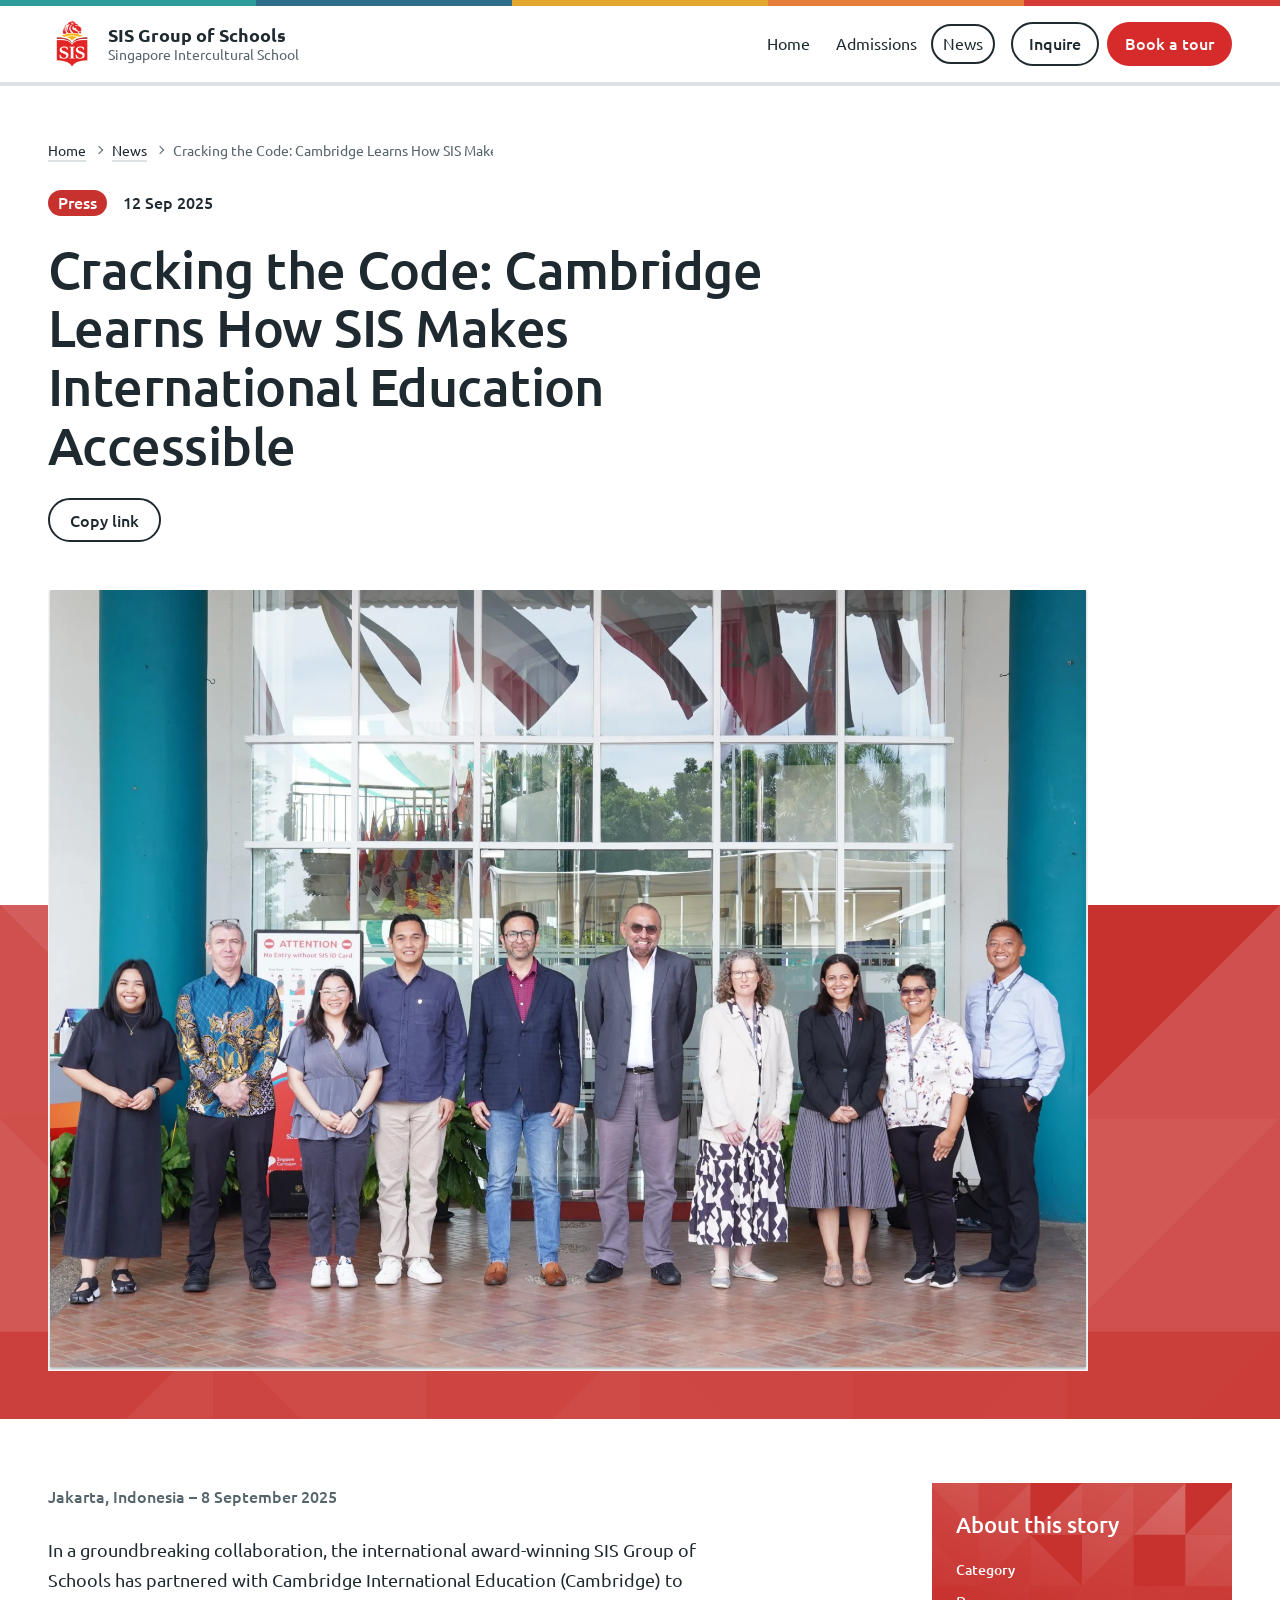
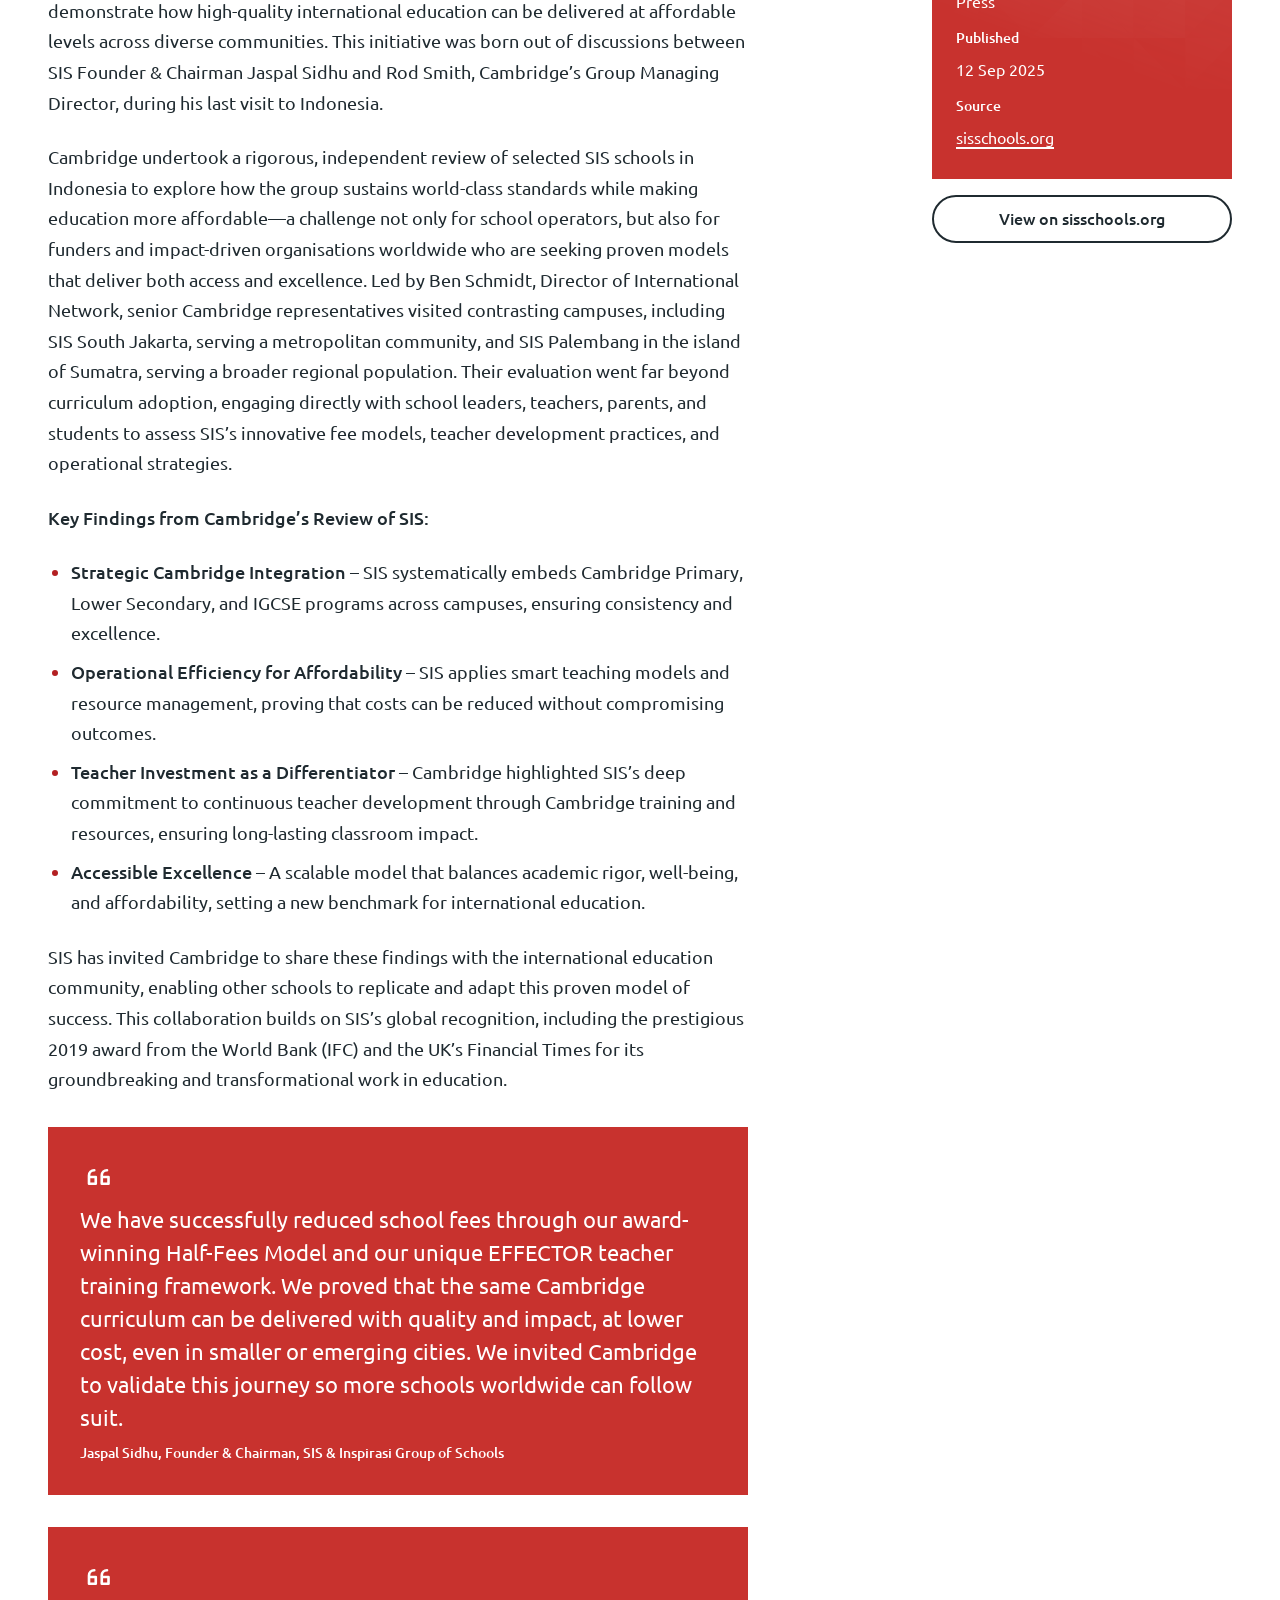
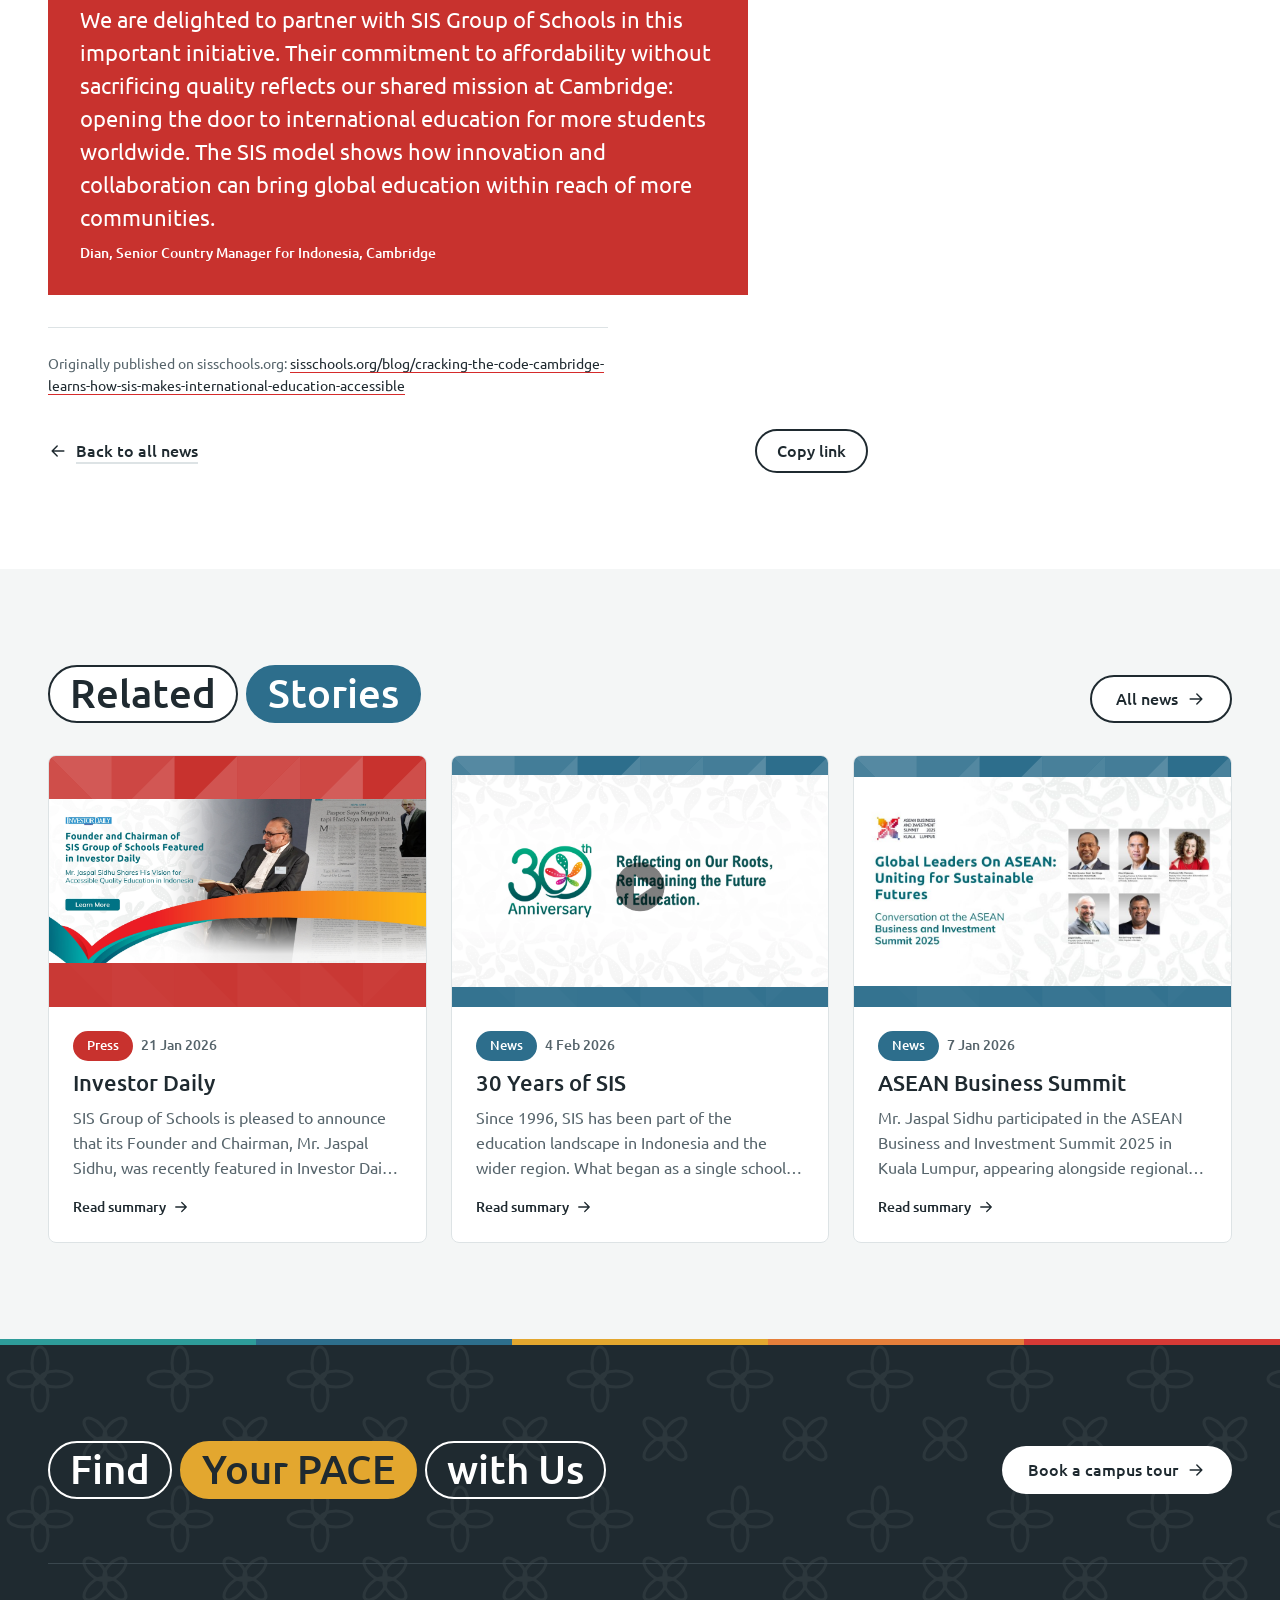
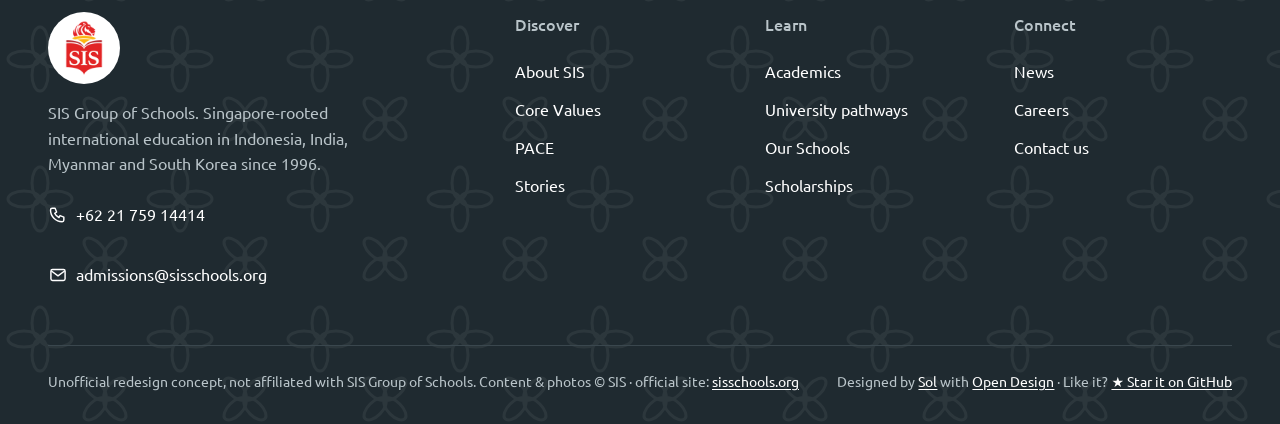
<file: article.html>
<!doctype html>
<html lang="en"><head>
<meta charset="utf-8">
<meta name="robots" content="noindex">
<meta name="viewport" content="width=device-width, initial-scale=1">
<title>News story · SIS Group of Schools</title>
<meta name="description" content="A story from SIS Group of Schools.">
<link rel="preconnect" href="https://fonts.googleapis.com">
<link rel="preconnect" href="https://fonts.gstatic.com" crossorigin="">
<link href="https://fonts.googleapis.com/css2?family=Ubuntu:wght@300;400;500;700&amp;display=swap" rel="stylesheet">
<link rel="stylesheet" href="assets/sis.css">
<style>
/* article.html: page-only styles, built on sis.css tokens (no new colours or fonts) */

/* reading progress, pinned under the sticky header (6px stripe + bar) */
.read-progress { position: sticky; top: calc(var(--header-h) + 6px); z-index: 49; height: 4px; background: var(--line); }
.read-progress span { display: block; height: 100%; background: var(--red); transform-origin: 0 50%; transform: scaleX(var(--p, 0)); }
.read-progress[hidden] { display: none; }

/* hero */
.art-hero .page-hero-inner { padding-bottom: var(--s-6); }
.art-meta { --od-gap: var(--s-2) var(--s-3); font-size: var(--fs-16); }
.art-meta .pill.f { --pc: var(--c-fill); --pt: var(--c-on-fill); font-size: var(--fs-16); }
.art-meta time { font-weight: 500; }
.art-meta .chip { min-height: 32px; font-size: var(--fs-14); text-decoration: none; }
@media (hover: hover) { .art-meta a.chip:hover { background: var(--ink); color: #fff; } }
.art-title { margin: 0; max-width: 24ch; font-size: clamp(32px, 3vw + 14px, 56px); font-weight: 500; line-height: 1.12; letter-spacing: -.01em; overflow-wrap: anywhere; }
.share-row { --od-gap: var(--s-2); }
.share-row .btn { min-height: 44px; padding: 0 20px; }
.share-row [hidden] { display: none; }

/* photo on a faceted colour block, full frame at its measured ratio */
.art-stage { position: relative; padding-bottom: var(--s-6); }
.art-stage::before { content: ""; position: absolute; left: 0; right: 0; bottom: 0; height: 62%; background: var(--c-fill); }
.art-stage .facets { position: absolute; left: 0; bottom: 0; width: 100%; height: 62%; color: #fff; opacity: .24; pointer-events: none; }
.art-stage .wrap { position: relative; }
.art-figure { margin: 0; max-width: 1040px; background: var(--paper); }
.art-figure img { display: block; }

/* body + aside */
.art-main { padding-block: var(--s-7) var(--s-8); }
.art-layout { display: grid; grid-template-columns: minmax(0, 1fr) minmax(0, 300px); gap: var(--s-7); align-items: start; }
.art .prose { max-width: 70ch; }
.dateline { font-size: var(--fs-16) !important; font-weight: 500; color: var(--muted) !important; }
.prose .lead-in { font-weight: 500; }
.prose li strong, .prose .lead-in strong { font-weight: 500; }
.art .prose blockquote { position: relative; border-left: 0; border-radius: 0; background: var(--c-fill); color: var(--c-on-fill); padding: var(--s-5); margin-block: var(--s-5); }
.art .prose blockquote p { color: inherit; }
.art .prose blockquote cite { color: inherit; font-weight: 500; }
.art .prose blockquote .q { display: block; width: 36px; height: 36px; margin-bottom: var(--s-2); }
.summary-box { margin-top: var(--s-5); padding: var(--s-5); background: var(--paper); max-width: 70ch; }
.summary-box p { margin: 0 0 var(--s-4); font-size: var(--fs-16); color: var(--muted); }
.summary-box .od-cluster { --od-gap: var(--s-3); }
.art .source-note { margin: var(--s-5) 0 0; padding-top: var(--s-4); border-top: 1px solid var(--line); max-width: 70ch; overflow-wrap: anywhere; }
.art .source-note a { text-decoration-color: var(--red); text-underline-offset: 3px; }
.art-end { margin-top: var(--s-5); --od-gap: var(--s-3); }
.back-link { display: inline-flex; align-items: center; gap: var(--s-2); min-height: 44px; font-weight: 500; font-size: var(--fs-16); text-decoration: underline; text-decoration-color: var(--line); text-underline-offset: 5px; text-decoration-thickness: 2px; }
@media (hover: hover) { .back-link:hover { text-decoration-color: currentColor; } }

.art-aside { position: sticky; top: calc(var(--header-h) + 40px); display: grid; gap: var(--s-3); }
.about { position: relative; overflow: hidden; background: var(--c-fill); color: var(--c-on-fill); padding: var(--s-4); }
.about .facets { position: absolute; top: 0; right: 0; width: 100%; height: 70%; color: #fff; opacity: .28; pointer-events: none;
  -webkit-mask-image: linear-gradient(200deg, #000 10%, transparent 75%); mask-image: linear-gradient(200deg, #000 10%, transparent 75%); }
.about > :not(.facets) { position: relative; }
.about h2 { margin: 0 0 var(--s-3); font-size: var(--fs-22); font-weight: 500; }
.about dl { margin: 0; display: grid; gap: var(--s-2); font-size: var(--fs-16); }
.about dt { font-size: var(--fs-14); font-weight: 500; }
.about dd { margin: 0 0 var(--s-1); font-weight: 400; overflow-wrap: anywhere; }
.about a { color: inherit; text-decoration-thickness: 2px; text-underline-offset: 3px; }
.about a:focus-visible { outline-color: currentColor; }
.aside-actions { --od-gap: var(--s-2); }
.aside-actions .btn { width: 100%; }

@media (max-width: 1024px) { .art-layout { grid-template-columns: minmax(0, 1fr); gap: var(--s-6); } .art-aside { position: static; max-width: 70ch; } }
@media (max-width: 560px) { .art .prose blockquote { padding: var(--s-4); font-size: var(--fs-18); } .summary-box { padding: var(--s-4); } .art-main { padding-top: var(--s-6); } }

/* related */
.related { background: var(--paper); }
.related .section-head h2 { margin: 0; }
.cards > [hidden] { display: none !important; }
.news-card .card-media { aspect-ratio: 3 / 2; background: var(--c-fill); }
.news-card .card-media .facets { position: absolute; inset: 0; width: 100%; height: 100%; color: #fff; opacity: .22; pointer-events: none; }
.news-card .card-media img { position: absolute; inset: 0; width: 100%; height: 100%; object-fit: contain; }
.news-card .card-tag { background: var(--white); color: var(--ink); gap: 6px; z-index: 1; }
.news-card .card-tag .icon { width: 16px; height: 16px; }
.news-card .chip { min-height: 30px; padding: 0 12px; font-size: 13px; }
.news-card .card-kicker time { color: var(--muted); }
.news-card .go { display: inline-flex; align-items: center; gap: 6px; color: var(--ink); font-weight: 500; }
.news-card .go .icon { width: 18px; height: 18px; transition: transform var(--dur-in) var(--ease-out); }
@media (hover: hover) { .news-card:hover .go .icon { transform: translateX(4px); } }

.noscript-note { padding: var(--s-6) 0; }
@media (prefers-reduced-motion: reduce) { .read-progress span { transition: none; } }
</style>
</head>
<body class="no-js" data-page="news">
<!-- ============ 1. SKIP LINK ============ -->
<a class="skip" href="#main">Skip to content</a>

<!-- ============ 2. SVG DEFS + SPRITE: duotone filters, #facets mosaic, icons (one outlined 1.75-stroke family) ============ -->
<svg width="0" height="0" style="position:absolute" aria-hidden="true" focusable="false">
  <defs>
    <filter id="duo-fairness" color-interpolation-filters="sRGB"><feColorMatrix type="matrix" values=".3 .59 .11 0 0 .3 .59 .11 0 0 .3 .59 .11 0 0 0 0 0 1 0"></feColorMatrix><feComponentTransfer><feFuncR type="table" tableValues="0.051 0.180 0.918"></feFuncR><feFuncG type="table" tableValues="0.171 0.612 0.961"></feFuncG><feFuncB type="table" tableValues="0.169 0.604 0.960"></feFuncB></feComponentTransfer></filter>
    <filter id="duo-respect" color-interpolation-filters="sRGB"><feColorMatrix type="matrix" values=".3 .59 .11 0 0 .3 .59 .11 0 0 .3 .59 .11 0 0 0 0 0 1 0"></feColorMatrix><feComponentTransfer><feFuncR type="table" tableValues="0.049 0.176 0.918"></feFuncR><feFuncG type="table" tableValues="0.121 0.431 0.943"></feFuncG><feFuncB type="table" tableValues="0.154 0.549 0.955"></feFuncB></feComponentTransfer></filter>
    <filter id="duo-integrity" color-interpolation-filters="sRGB"><feColorMatrix type="matrix" values=".3 .59 .11 0 0 .3 .59 .11 0 0 .3 .59 .11 0 0 0 0 0 1 0"></feColorMatrix><feComponentTransfer><feFuncR type="table" tableValues="0.249 0.890 0.989"></feFuncR><feFuncG type="table" tableValues="0.183 0.655 0.965"></feFuncG><feFuncB type="table" tableValues="0.052 0.184 0.918"></feFuncB></feComponentTransfer></filter>
    <filter id="duo-compassion" color-interpolation-filters="sRGB"><feColorMatrix type="matrix" values=".3 .59 .11 0 0 .3 .59 .11 0 0 .3 .59 .11 0 0 0 0 0 1 0"></feColorMatrix><feComponentTransfer><feFuncR type="table" tableValues="0.251 0.898 0.990"></feFuncR><feFuncG type="table" tableValues="0.139 0.498 0.950"></feFuncG><feFuncB type="table" tableValues="0.065 0.231 0.923"></feFuncB></feComponentTransfer></filter>
    <filter id="duo-courage" color-interpolation-filters="sRGB"><feColorMatrix type="matrix" values=".3 .59 .11 0 0 .3 .59 .11 0 0 .3 .59 .11 0 0 0 0 0 1 0"></feColorMatrix><feComponentTransfer><feFuncR type="table" tableValues="0.235 0.839 0.984"></feFuncR><feFuncG type="table" tableValues="0.064 0.227 0.923"></feFuncG><feFuncB type="table" tableValues="0.059 0.212 0.921"></feFuncB></feComponentTransfer></filter>
  </defs>
  <symbol id="facets" viewBox="0 0 240 160" preserveAspectRatio="xMidYMin slice">
    <polygon points="0,0 40,0 40,40" fill="currentColor" fill-opacity="0.87"></polygon>
    <polygon points="0,0 40,40 0,40" fill="currentColor" fill-opacity="0.62"></polygon>
    <polygon points="40,0 80,0 40,40" fill="currentColor" fill-opacity="0.48"></polygon>
    <polygon points="80,0 80,40 40,40" fill="currentColor" fill-opacity="0.83"></polygon>
    <polygon points="120,0 120,40 80,40" fill="currentColor" fill-opacity="0.77"></polygon>
    <polygon points="120,0 160,0 120,40" fill="currentColor" fill-opacity="0.59"></polygon>
    <polygon points="160,0 160,40 120,40" fill="currentColor" fill-opacity="0.73"></polygon>
    <polygon points="160,0 200,0 160,40" fill="currentColor" fill-opacity="0.50"></polygon>
    <polygon points="200,0 200,40 160,40" fill="currentColor" fill-opacity="0.96"></polygon>
    <polygon points="240,0 240,40 200,40" fill="currentColor" fill-opacity="0.62"></polygon>
    <polygon points="0,40 40,40 40,80" fill="currentColor" fill-opacity="0.59"></polygon>
    <polygon points="0,40 40,80 0,80" fill="currentColor" fill-opacity="0.78"></polygon>
    <polygon points="40,40 80,40 40,80" fill="currentColor" fill-opacity="0.74"></polygon>
    <polygon points="80,40 80,80 40,80" fill="currentColor" fill-opacity="0.48"></polygon>
    <polygon points="80,40 120,80 80,80" fill="currentColor" fill-opacity="0.65"></polygon>
    <polygon points="120,40 160,40 120,80" fill="currentColor" fill-opacity="0.79"></polygon>
    <polygon points="160,40 160,80 120,80" fill="currentColor" fill-opacity="0.44"></polygon>
    <polygon points="200,40 240,40 200,80" fill="currentColor" fill-opacity="0.77"></polygon>
    <polygon points="240,40 240,80 200,80" fill="currentColor" fill-opacity="0.62"></polygon>
    <polygon points="0,80 40,80 0,120" fill="currentColor" fill-opacity="0.29"></polygon>
    <polygon points="40,80 40,120 0,120" fill="currentColor" fill-opacity="0.51"></polygon>
    <polygon points="40,80 80,80 80,120" fill="currentColor" fill-opacity="0.52"></polygon>
    <polygon points="40,80 80,120 40,120" fill="currentColor" fill-opacity="0.40"></polygon>
    <polygon points="80,80 120,80 80,120" fill="currentColor" fill-opacity="0.37"></polygon>
    <polygon points="120,80 120,120 80,120" fill="currentColor" fill-opacity="0.52"></polygon>
    <polygon points="120,80 160,80 160,120" fill="currentColor" fill-opacity="0.42"></polygon>
    <polygon points="120,80 160,120 120,120" fill="currentColor" fill-opacity="0.44"></polygon>
    <polygon points="160,80 200,80 160,120" fill="currentColor" fill-opacity="0.34"></polygon>
    <polygon points="200,80 200,120 160,120" fill="currentColor" fill-opacity="0.36"></polygon>
    <polygon points="200,80 240,80 200,120" fill="currentColor" fill-opacity="0.27"></polygon>
    <polygon points="240,80 240,120 200,120" fill="currentColor" fill-opacity="0.23"></polygon>
    <polygon points="0,120 40,120 40,160" fill="currentColor" fill-opacity="0.22"></polygon>
    <polygon points="0,120 40,160 0,160" fill="currentColor" fill-opacity="0.17"></polygon>
    <polygon points="40,120 80,120 80,160" fill="currentColor" fill-opacity="0.24"></polygon>
    <polygon points="40,120 80,160 40,160" fill="currentColor" fill-opacity="0.29"></polygon>
    <polygon points="80,120 120,120 120,160" fill="currentColor" fill-opacity="0.13"></polygon>
    <polygon points="80,120 120,160 80,160" fill="currentColor" fill-opacity="0.21"></polygon>
    <polygon points="120,120 160,120 160,160" fill="currentColor" fill-opacity="0.18"></polygon>
    <polygon points="120,120 160,160 120,160" fill="currentColor" fill-opacity="0.26"></polygon>
    <polygon points="160,120 200,120 200,160" fill="currentColor" fill-opacity="0.15"></polygon>
    <polygon points="160,120 200,160 160,160" fill="currentColor" fill-opacity="0.27"></polygon>
    <polygon points="200,120 240,120 200,160" fill="currentColor" fill-opacity="0.26"></polygon>
    <polygon points="240,120 240,160 200,160" fill="currentColor" fill-opacity="0.18"></polygon>
  </symbol>
  <symbol id="i-arrow" viewBox="0 0 24 24"><path d="M5 12h14M13 6l6 6-6 6"></path></symbol>
  <symbol id="i-left" viewBox="0 0 24 24"><path d="M19 12H5M11 6l-6 6 6 6"></path></symbol>
  <symbol id="i-menu" viewBox="0 0 24 24"><path d="M4 7h16M4 12h16M4 17h16"></path></symbol>
  <symbol id="i-close" viewBox="0 0 24 24"><path d="M6 6l12 12M18 6L6 18"></path></symbol>
  <symbol id="i-plus" viewBox="0 0 24 24"><path d="M12 5v14M5 12h14"></path></symbol>
  <symbol id="i-search" viewBox="0 0 24 24"><circle cx="11" cy="11" r="6.5"></circle><path d="M20 20l-4.2-4.2"></path></symbol>
  <symbol id="i-play" viewBox="0 0 24 24"><circle cx="12" cy="12" r="9"></circle><path d="M10 8.5l5.5 3.5-5.5 3.5z"></path></symbol>
  <symbol id="i-alert" viewBox="0 0 24 24"><circle cx="12" cy="12" r="9"></circle><path d="M12 7.5v5.5M12 16.5v.01"></path></symbol>
  <symbol id="i-check" viewBox="0 0 24 24"><path d="M5 12.5l4.5 4.5L19 7.5"></path></symbol>
  <symbol id="i-phone" viewBox="0 0 24 24"><path d="M5 4h3.5l1.8 4.5-2.3 1.4a11 11 0 005.1 5.1l1.4-2.3L19 14.5V18a2 2 0 01-2 2A14 14 0 013 6a2 2 0 012-2z"></path></symbol>
  <symbol id="i-pin" viewBox="0 0 24 24"><path d="M12 21s-6.5-6-6.5-11a6.5 6.5 0 0113 0c0 5-6.5 11-6.5 11z"></path><circle cx="12" cy="10" r="2.3"></circle></symbol>
  <symbol id="i-mail" viewBox="0 0 24 24"><rect x="3.5" y="5.5" width="17" height="13" rx="2"></rect><path d="M4.5 7.5l7.5 5.5 7.5-5.5"></path></symbol>
  <symbol id="i-calendar" viewBox="0 0 24 24"><rect x="4" y="5.5" width="16" height="14.5" rx="2"></rect><path d="M4 10h16M8.5 3.5v4M15.5 3.5v4"></path></symbol>
  <symbol id="i-briefcase" viewBox="0 0 24 24"><rect x="3.5" y="7.5" width="17" height="12" rx="2"></rect><path d="M9 7.5v-2A1.5 1.5 0 0110.5 4h3A1.5 1.5 0 0115 5.5v2M3.5 12.5h17M10.5 12.5v1.5h3v-1.5"></path></symbol>
  <symbol id="i-quote" viewBox="0 0 24 24"><path d="M9.5 7.5A3.5 3.5 0 006 11v5.5h4.5V12H6M18 7.5a3.5 3.5 0 00-3.5 3.5v5.5H19V12h-4.5"></path></symbol>
</svg>
<!-- ============ /SVG DEFS ============ -->

<!-- ============ 3. HEADER ============ -->
<header class="site-header" id="top">
  <div class="stripe" aria-hidden="true"><span></span><span></span><span></span><span></span><span></span></div>
  <div class="wrap od-row bar">
    <a class="brand od-row od-fixed" href="index.html" aria-label="SIS Group of Schools, home">
      <img src="assets/SIS-Logo-Website.png" width="150" height="150" alt="">
      <span class="od-stack" style="--od-gap:0">
        <span class="brand-name">SIS Group of Schools</span>
        <span class="brand-sub">Singapore Intercultural School</span>
      </span>
    </a>
    <span class="od-fill" aria-hidden="true"></span>
    <nav class="nav od-row" aria-label="Primary">
      <a href="index.html" data-nav="home">Home</a>
      <a href="admissions.html" data-nav="admissions">Admissions</a>
      <a href="news.html" data-nav="news">News</a>
    </nav>
    <div class="header-cta od-row od-fixed">
      <a class="btn btn-outline" href="contact.html">Inquire</a>
      <a class="btn btn-primary" href="admissions.html#admissions">Book a tour</a>
      <button class="menu-btn" type="button" aria-label="Open menu" aria-expanded="false" aria-controls="drawer"><svg class="icon" aria-hidden="true"><use href="#i-menu"></use></svg></button>
    </div>
  </div>
</header>
<!-- ============ /HEADER ============ -->

<!-- ============ 4. DRAWER (mobile menu, below 1240px) ============ -->
<div class="drawer" id="drawer" role="dialog" aria-modal="true" aria-label="Menu" hidden>
  <button class="drawer-scrim" type="button" tabindex="-1" aria-label="Close menu"></button>
  <div class="drawer-panel">
    <div class="stripe" aria-hidden="true"><span></span><span></span><span></span><span></span><span></span></div>
    <div class="drawer-body">
      <div class="od-row">
        <span class="brand-name od-fill">Menu</span>
        <button class="icon-btn" type="button" data-close aria-label="Close menu"><svg class="icon" aria-hidden="true"><use href="#i-close"></use></svg></button>
      </div>
      <nav aria-label="Mobile">
        <a href="index.html" data-nav="home">Home</a>
        <a href="news.html" data-nav="news">News</a>
        <a href="admissions.html#admissions" data-nav="admissions">Admissions</a>
        <div class="drawer-sub">
          <a href="stories.html" data-nav="stories">Stories</a>
          <a href="scholarships.html" data-nav="scholarships">Scholarships</a>
          <a href="careers.html" data-nav="careers">Careers</a>
          <a href="contact.html" data-nav="contact">Contact</a>
        </div>
      </nav>
      <div class="od-stack" style="--od-gap:12px">
        <a class="btn btn-primary" href="admissions.html#admissions">Book a campus tour</a>
        <a class="btn btn-outline" href="contact.html">Make an inquiry</a>
      </div>
    </div>
  </div>
</div>
<!-- ============ /DRAWER ============ -->

<div class="read-progress" id="read-progress" aria-hidden="true"><span></span></div>

<main id="main">
  <noscript><div class="wrap noscript-note"><p>This story loads with JavaScript. You can read SIS news on <a href="https://sisschools.org/blog/">sisschools.org/blog</a>, or go back to <a href="news.html">all news</a>.</p></div></noscript>
  <div id="article-root"></div>
  <section class="section related" id="related" aria-labelledby="related-title" hidden>
    <div class="wrap">
      <div class="section-head">
        <h2 id="related-title" class="h-sub pills">
          <span class="pill o">Related</span>
          <span class="pill f resp">Stories</span>
        </h2>
        <a class="btn btn-outline" href="news.html">All news <svg class="icon" aria-hidden="true"><use href="#i-arrow"></use></svg></a>
      </div>
      <ul class="cards" id="related-grid"></ul>
    </div>
  </section>
</main>

<!-- ============ 6. FOOTER ============ -->
<footer class="site-footer">
  <div class="stripe" aria-hidden="true"><span></span><span></span><span></span><span></span><span></span></div>
  <div class="petals-bg" aria-hidden="true"></div>
  <div class="wrap footer-inner">
    <div class="footer-cta">
      <p class="h-sub pills" style="margin:0">
        <span class="pill o">Find</span>
        <span class="pill f intg">Your PACE</span>
        <span class="pill o">with Us</span>
      </p>
      <a class="btn btn-white" href="admissions.html#admissions">Book a campus tour <svg class="icon" aria-hidden="true"><use href="#i-arrow"></use></svg></a>
    </div>
    <div class="footer-grid">
      <div class="footer-brand od-stack">
        <img class="crest" src="assets/SIS-Logo-Website.png" width="150" height="150" alt="SIS crest: a lion above an open book">
        <p>SIS Group of Schools. Singapore-rooted international education in Indonesia, India, Myanmar and South Korea since 1996.</p>
        <a class="od-row" href="tel:+622175914414" style="--od-gap:8px;text-decoration:none;min-height:44px"><svg class="icon" aria-hidden="true"><use href="#i-phone"></use></svg><span class="od-nowrap">+62 21 759 14414</span></a>
        <a class="od-row" href="mailto:admissions@sisschools.org" style="--od-gap:8px;text-decoration:none;min-height:44px"><svg class="icon" aria-hidden="true"><use href="#i-mail"></use></svg><span class="od-nowrap">admissions@sisschools.org</span></a>
      </div>
      <div><h4>Discover</h4><ul><li><a href="index.html#story">About SIS</a></li><li><a href="index.html#values">Core Values</a></li><li><a href="index.html#pace">PACE</a></li><li><a href="stories.html">Stories</a></li></ul></div>
      <div><h4>Learn</h4><ul><li><a href="index.html#academics">Academics</a></li><li><a href="index.html#university">University pathways</a></li><li><a href="index.html#campuses">Our Schools</a></li><li><a href="scholarships.html">Scholarships</a></li></ul></div>
      <div><h4>Connect</h4><ul><li><a href="news.html">News</a></li><li><a href="careers.html">Careers</a></li><li><a href="contact.html">Contact us</a></li></ul></div>
    </div>
    <div class="legal"><span>Unofficial redesign concept, not affiliated with SIS Group of Schools. Content &amp; photos © SIS · official site: <a href="https://sisschools.org/">sisschools.org</a></span><span>Designed by <a href="https://github.com/sol1560">Sol</a> with <a href="https://github.com/nexu-io/open-design">Open Design</a> · Like it? <a href="https://github.com/sol1560/sis-website-redesign">★ Star it on GitHub</a></span></div>
  </div>
</footer>
<!-- ============ /FOOTER ============ -->

<!-- ============ 7. TOAST (SIS.toast creates it if missing) ============ -->
<div class="toast" id="toast" role="status" aria-live="polite"><svg class="icon" aria-hidden="true"><use href="#i-check"></use></svg><span></span></div>
<!-- ============ /TOAST ============ -->

<script src="assets/data.js"></script>
<script src="assets/sis.js"></script>
<script>
(function () {
  'use strict';
  var S = window.SIS, D = window.SIS_DATA || {};
  if (!S) return;
  var esc = S.esc;
  var items = (D.news || []).slice();
  var campuses = D.campuses || [];

  var CAT_C = { News: 'respect', Campus: 'fairness', Blog: 'integrity', Press: 'courage' };
  var MONTHS = ['Jan', 'Feb', 'Mar', 'Apr', 'May', 'Jun', 'Jul', 'Aug', 'Sep', 'Oct', 'Nov', 'Dec'];
  var DEFAULT = 'cracking-the-code-cambridge';
  var EXT = '<span class="sr-only"> (opens in a new tab)</span>';

  function colour(cat) { return CAT_C[cat] || 'compassion'; }
  function fmt(d) {
    var m = /^(\d{4})-(\d{2})-(\d{2})$/.exec(d || '');
    return m ? (+m[3]) + ' ' + MONTHS[+m[2] - 1] + ' ' + m[1] : null;
  }
  function href(it) { return 'article.html?a=' + encodeURIComponent(it.slug); }
  function hasBody(it) { return !!((it.bodyBlocks && it.bodyBlocks.length) || (it.bodyParagraphs && it.bodyParagraphs.length)); }
  function byDate(a, b) {
    if (a.date && b.date) return a.date < b.date ? 1 : a.date > b.date ? -1 : 0;
    if (a.date) return -1;
    if (b.date) return 1;
    return 0;
  }
  function shortUrl(u) { return String(u || '').replace(/^https?:\/\/(www\.)?/, '').replace(/\/$/, ''); }
  function crumbs(label) {
    return '<nav class="crumbs" aria-label="Breadcrumb"><ol><li><a href="index.html">Home</a></li><li><a href="news.html">News</a></li><li><a aria-current="page">' + esc(label) + '</a></li></ol></nav>';
  }

  function card(it, i) {
    var img = it.image, d = fmt(it.date);
    var kind = hasBody(it) ? 'Full story' : (it.videoUrl ? 'Watch video' : 'Read summary');
    return '<li class="card news-card reveal" data-c="' + colour(it.category) + '" style="--d:' + (i % 3) + '">' +
      '<div class="card-media">' +
        '<svg class="facets" aria-hidden="true"><use href="#facets"></use></svg>' +
        (img ? '<img src="' + esc(img.src) + '" width="' + img.w + '" height="' + img.h + '" alt="' + esc(img.alt || '') + '" loading="lazy" decoding="async">' : '') +
        (it.videoUrl ? '<span class="card-tag"><svg class="icon" aria-hidden="true"><use href="#i-play"></use></svg>Video</span>' : '') +
      '</div>' +
      '<div class="card-body">' +
        '<p class="card-kicker" style="margin:0"><span class="chip f">' + esc(it.category) + '</span>' +
          (d ? '<time datetime="' + esc(it.date) + '">' + d + '</time>' : '') + '</p>' +
        '<h3 class="card-title"><a class="card-link" href="' + href(it) + '">' + esc(it.title) + '</a></h3>' +
        (it.excerpt ? '<p class="card-text od-clamp-3">' + esc(it.excerpt) + '</p>' : '') +
        '<p class="card-meta" style="margin-bottom:0"><span class="go">' + kind + ' <svg class="icon" aria-hidden="true"><use href="#i-arrow"></use></svg></span></p>' +
      '</div>' +
    '</li>';
  }

  /* bodyBlocks: consecutive li -> one ul; quote -> blockquote + cite; a p ending in ":" before a list is a lead-in */
  function renderBlocks(blocks) {
    var groups = [], list = null;
    blocks.forEach(function (b) {
      if (!b || !b.text) return;
      if (b.type === 'li') { if (!list) { list = []; groups.push(list); } list.push(b); }
      else { list = null; groups.push(b); }
    });
    return groups.map(function (g, i) {
      if (Array.isArray(g)) {
        return '<ul>' + g.map(function (li) {
          var t = String(li.text), cut = t.indexOf(' – ');
          return '<li>' + (cut > 0 && cut < 80 ? '<strong>' + esc(t.slice(0, cut)) + '</strong> – ' + esc(t.slice(cut + 3)) : esc(t)) + '</li>';
        }).join('') + '</ul>';
      }
      if (g.type === 'quote') {
        return '<blockquote><svg class="icon q" aria-hidden="true"><use href="#i-quote"></use></svg><p>' + esc(g.text) + '</p>' +
          (g.cite ? '<cite>' + esc(g.cite) + '</cite>' : '') + '</blockquote>';
      }
      var next = groups[i + 1];
      var leadIn = /:\s*$/.test(g.text) && Array.isArray(next);
      return '<p' + (leadIn ? ' class="lead-in"' : '') + '>' + esc(g.text) + '</p>';
    }).join('');
  }

  var root = S.$('#article-root');
  var bar = S.$('#read-progress');
  var slug = S.param('a') || DEFAULT;
  var it = items.filter(function (x) { return x.slug === slug; })[0];
  var sorted = items.slice().sort(byDate);

  function renderRelated(list, title) {
    var sec = S.$('#related'), grid = S.$('#related-grid');
    if (!sec || !grid || !list.length) return;
    if (title) {
      var h = S.$('#related-title');
      if (h) h.innerHTML = title;
    }
    grid.innerHTML = list.map(card).join('');
    sec.hidden = false;
  }

  /* ---------- not found ---------- */
  if (!it) {
    document.title = 'Story not found · SIS Group of Schools';
    if (bar) bar.hidden = true;
    if (root) root.innerHTML =
      '<section class="page-hero" data-c="courage" aria-labelledby="nf-title">' +
        '<div class="wrap page-hero-inner">' + crumbs('Story not found') +
          '<h1 id="nf-title" class="h-pills pills"><span class="pill o">Story</span><span class="pill f red">Not Found</span></h1>' +
        '</div>' +
      '</section>' +
      '<section class="section" style="padding-top:0"><div class="wrap">' +
        '<div class="empty show" role="status"><b>We couldn’t find that story</b>The link may be incomplete, or the story may have moved.' +
        '<div><a class="btn btn-primary" href="news.html"><svg class="icon" aria-hidden="true"><use href="#i-left"></use></svg> Back to all news</a></div></div>' +
      '</div></section>';
    renderRelated(sorted.slice(0, 3), '<span class="pill o">Latest</span><span class="pill f resp">Stories</span>');
    S.observeReveal();
    return;
  }

  /* ---------- article ---------- */
  var heading = it.fullTitle || it.title;
  document.title = it.title + ' · SIS News · SIS Group of Schools';
  var metaDesc = S.$('meta[name="description"]');
  if (metaDesc && it.excerpt) metaDesc.setAttribute('content', String(it.excerpt).slice(0, 160));

  var c = colour(it.category), d = fmt(it.date), img = it.image;
  var campus = it.campus ? campuses.filter(function (x) { return x.id === it.campus; })[0] : null;
  var full = hasBody(it);

  var body;
  if (it.bodyBlocks && it.bodyBlocks.length) body = renderBlocks(it.bodyBlocks);
  else if (it.bodyParagraphs && it.bodyParagraphs.length) body = it.bodyParagraphs.map(function (p) { return '<p>' + esc(p) + '</p>'; }).join('');
  else body = it.excerpt ? '<p class="lede">' + esc(it.excerpt) + '</p>' : '';

  var extLinks =
    (it.url ? '<a class="btn btn-primary" href="' + esc(it.url) + '" target="_blank" rel="noopener">Read the full story on sisschools.org' + EXT + ' <svg class="icon" aria-hidden="true"><use href="#i-arrow"></use></svg></a>' : '') +
    (it.videoUrl ? '<a class="btn btn-outline" href="' + esc(it.videoUrl) + '" target="_blank" rel="noopener"><svg class="icon" aria-hidden="true"><use href="#i-play"></use></svg> Watch video' + EXT + '</a>' : '');

  var shareBtns =
    '<button class="btn btn-outline" type="button" data-copy-link>Copy link</button>' +
    '<button class="btn btn-outline" type="button" data-share hidden>Share</button>';

  var aboutRows =
    '<dt>Category</dt><dd>' + esc(it.category) + '</dd>' +
    (d ? '<dt>Published</dt><dd><time datetime="' + esc(it.date) + '">' + d + '</time></dd>' : '') +
    (campus ? '<dt>Campus</dt><dd><a href="campus.html?c=' + encodeURIComponent(campus.id) + '">' + esc(campus.name) + '</a></dd>' : '') +
    (it.url ? '<dt>Source</dt><dd><a href="' + esc(it.url) + '" target="_blank" rel="noopener">sisschools.org' + EXT + '</a></dd>' : '');

  root.innerHTML =
    '<article class="art" data-c="' + c + '" aria-labelledby="art-title">' +
      '<header class="page-hero art-hero">' +
        '<div class="wrap page-hero-inner">' +
          crumbs(it.title) +
          '<div class="art-meta od-cluster">' +
            '<span class="pill f">' + esc(it.category) + '</span>' +
            (d ? '<time datetime="' + esc(it.date) + '">' + d + '</time>' : '') +
            (campus ? '<a class="chip" href="campus.html?c=' + encodeURIComponent(campus.id) + '">' + esc(campus.name) + '</a>' : '') +
            (it.videoUrl ? '<span class="chip">Video</span>' : '') +
          '</div>' +
          '<h1 class="art-title" id="art-title">' + esc(heading) + '</h1>' +
          '<div class="share-row od-cluster">' + shareBtns + '</div>' +
        '</div>' +
        (img ? '<div class="art-stage"><svg class="facets" aria-hidden="true"><use href="#facets"></use></svg><div class="wrap">' +
          '<figure class="art-figure"><img class="od-media" style="--od-ratio:' + img.w + '/' + img.h + '" src="' + esc(img.src) + '" width="' + img.w + '" height="' + img.h + '" alt="' + esc(img.alt || '') + '" fetchpriority="high"></figure>' +
        '</div></div>' : '') +
      '</header>' +
      '<div class="art-main"><div class="wrap art-layout">' +
        '<div class="art-col" id="art-col">' +
          '<div class="prose" id="art-body">' +
            (it.dateline ? '<p class="dateline">' + esc(it.dateline) + '</p>' : '') +
            body +
          '</div>' +
          (!full && extLinks ? '<div class="summary-box"><p>This is a short summary. ' + (it.videoUrl ? 'The video and the full page live' : 'The full story lives') + ' on sisschools.org.</p><div class="od-cluster">' + extLinks + '</div></div>' : '') +
          (it.url ? '<p class="source-note">' + (full ? 'Originally published on sisschools.org: ' : 'Summary of content from sisschools.org: ') +
            '<a href="' + esc(it.url) + '" target="_blank" rel="noopener">' + esc(shortUrl(it.url)) + EXT + '</a></p>' : '') +
          '<div class="art-end od-cluster"><a class="back-link" href="news.html"><svg class="icon" aria-hidden="true"><use href="#i-left"></use></svg>Back to all news</a>' +
            '<span class="od-fill" aria-hidden="true"></span><div class="share-row od-cluster">' + shareBtns + '</div></div>' +
        '</div>' +
        '<aside class="art-aside" aria-labelledby="about-title">' +
          '<div class="about"><svg class="facets" aria-hidden="true"><use href="#facets"></use></svg>' +
            '<h2 id="about-title">About this story</h2><dl>' + aboutRows + '</dl></div>' +
          (full && it.url ? '<div class="aside-actions od-stack"><a class="btn btn-outline" href="' + esc(it.url) + '" target="_blank" rel="noopener">View on sisschools.org' + EXT + '</a></div>' : '') +
        '</aside>' +
      '</div></div>' +
    '</article>';

  /* ---------- share / copy ---------- */
  var shareUrl = location.href.split(/[?#]/)[0] + '?a=' + encodeURIComponent(it.slug);
  function copy(text) {
    if (navigator.clipboard && window.isSecureContext) return navigator.clipboard.writeText(text);
    return new Promise(function (res, rej) {
      var ta = document.createElement('textarea');
      ta.value = text; ta.setAttribute('readonly', '');
      ta.style.position = 'fixed'; ta.style.top = '0'; ta.style.opacity = '0';
      document.body.appendChild(ta); ta.select();
      var ok = false;
      try { ok = document.execCommand('copy'); } catch (e) { ok = false; }
      document.body.removeChild(ta);
      if (ok) res(); else rej(new Error('copy failed'));
    });
  }
  S.$$('[data-copy-link]', root).forEach(function (b) {
    b.addEventListener('click', function () {
      copy(shareUrl).then(function () { S.toast('Link copied'); }, function () { S.toast('Could not copy the link. Copy it from the address bar.'); });
    });
  });
  if (navigator.share) {
    S.$$('[data-share]', root).forEach(function (b) {
      b.hidden = false;
      b.addEventListener('click', function () {
        navigator.share({ title: heading, url: shareUrl }).catch(function () {});
      });
    });
  }

  /* ---------- reading progress ---------- */
  var target = S.$('#art-col');
  if (bar && target) {
    var fill = S.$('span', bar), ticking = false;
    var update = function () {
      ticking = false;
      var r = target.getBoundingClientRect();
      var offset = 82; /* header: 6px stripe + 76px bar */
      var total = r.height - (window.innerHeight - offset);
      var p = total > 0 ? (offset - r.top) / total : (r.top <= offset ? 1 : 0);
      p = Math.max(0, Math.min(1, p));
      fill.style.setProperty('--p', p.toFixed(4));
    };
    var onScroll = function () { if (!ticking) { ticking = true; requestAnimationFrame(update); } };
    window.addEventListener('scroll', onScroll, { passive: true });
    window.addEventListener('resize', onScroll);
    update();
  }

  /* ---------- related: same category first, then newest ---------- */
  var others = sorted.filter(function (x) { return x.slug !== it.slug; });
  var same = others.filter(function (x) { return x.category === it.category; });
  var rest = others.filter(function (x) { return x.category !== it.category; });
  renderRelated(same.concat(rest).slice(0, 3));

  S.observeReveal();
})();
</script>
</body></html>
</file>
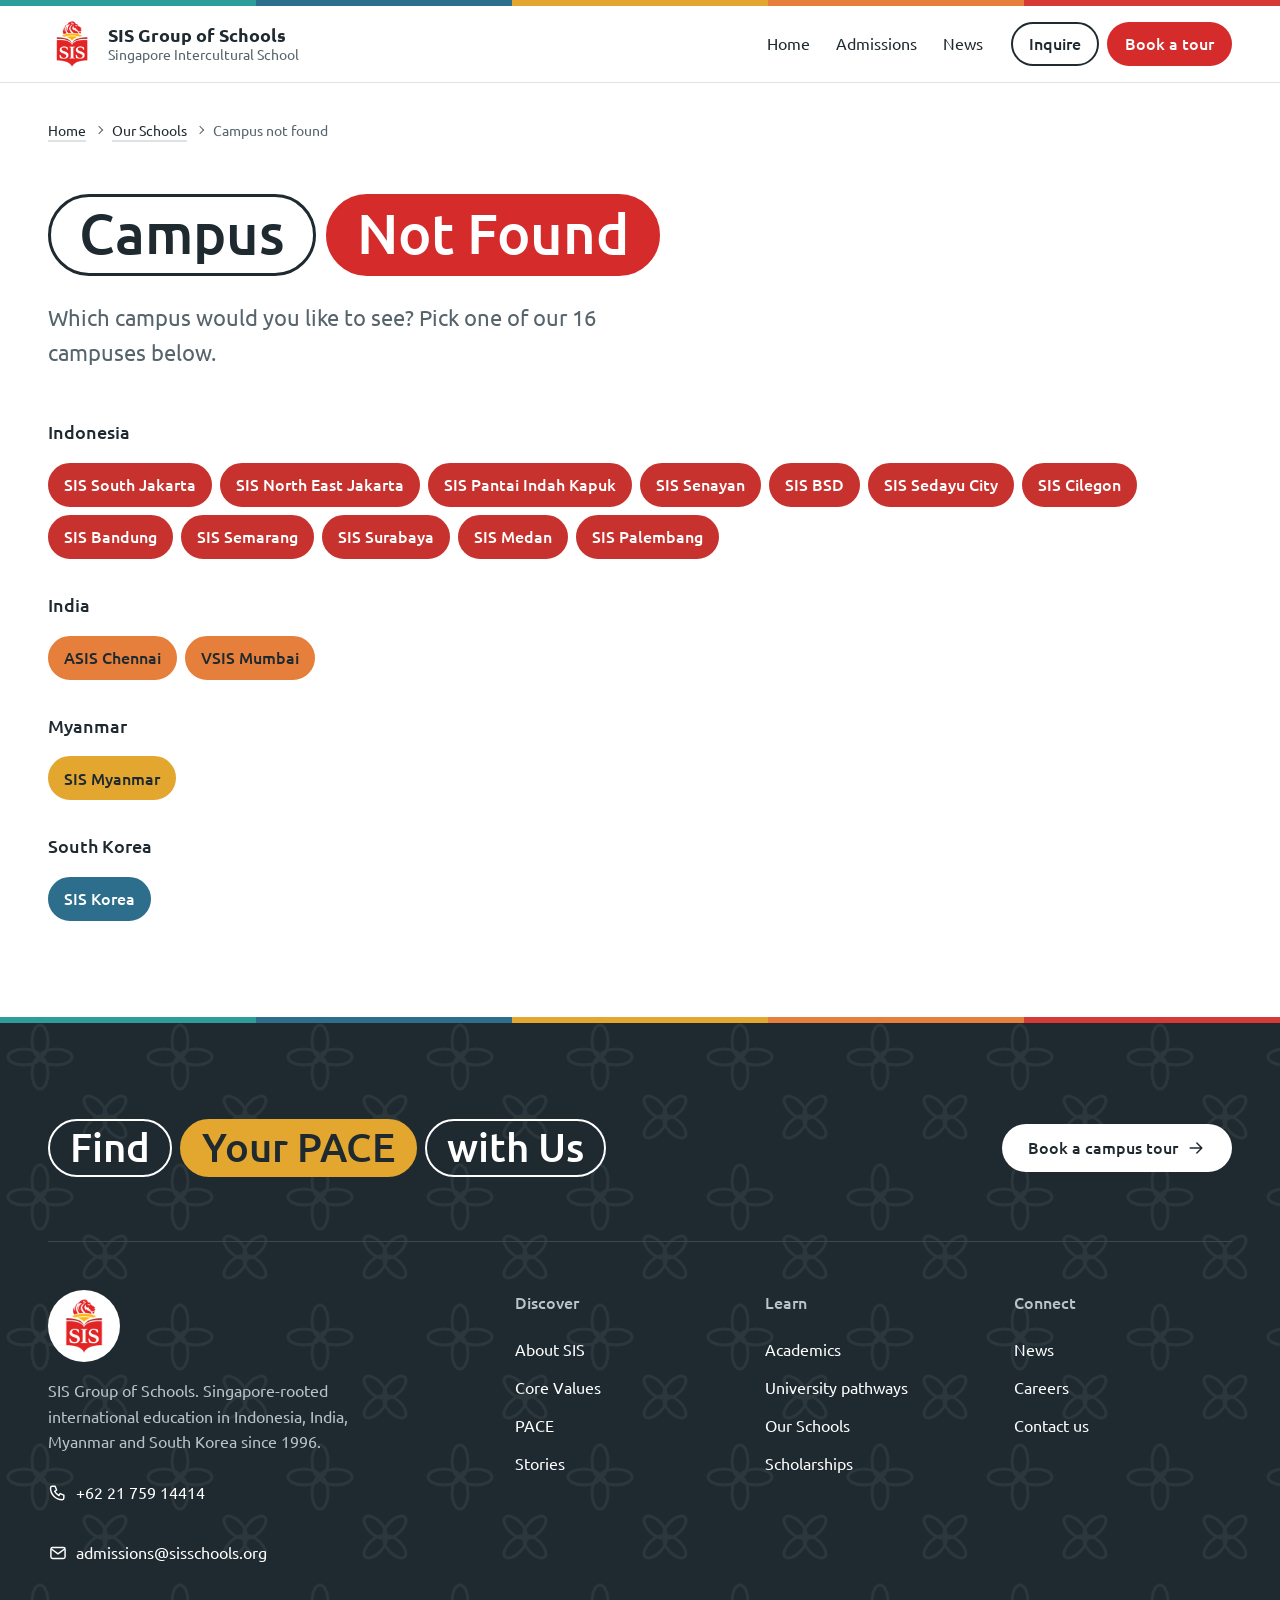
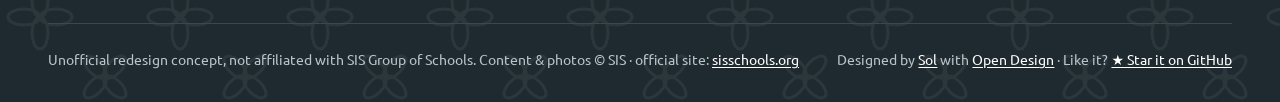
<file: campus.html>
<!doctype html>
<html lang="en"><head>
<meta charset="utf-8">
<meta name="robots" content="noindex">
<meta name="viewport" content="width=device-width, initial-scale=1">
<title>Our Schools · SIS Group of Schools</title>
<meta name="description" content="Campus details, contacts and tour booking for SIS Group of Schools campuses in Indonesia, India, Myanmar and South Korea.">
<link rel="preconnect" href="https://fonts.googleapis.com">
<link rel="preconnect" href="https://fonts.gstatic.com" crossorigin="">
<link href="https://fonts.googleapis.com/css2?family=Ubuntu:wght@300;400;500;700&amp;display=swap" rel="stylesheet">
<link rel="stylesheet" href="assets/sis.css">
<style>
/* campus.html: page layer, built only on sis.css tokens and colour scopes */
.c-top { padding-top: var(--s-5); }
.c-hero { padding-block: var(--s-4) var(--s-7); }
.c-split { display: grid; grid-template-columns: minmax(0, 7fr) minmax(0, 5fr); align-items: stretch; }
.c-split.is-wide { grid-template-columns: minmax(0, 1fr); }

/* poster block: colour field + facets + type */
.poster { position: relative; overflow: hidden; container-type: inline-size; display: flex; flex-direction: column; gap: var(--s-5);
  min-height: 560px; padding: var(--s-5); background: var(--c-fill); color: var(--c-on-fill); }
.c-split.is-wide .poster { min-height: 460px; }
.poster > :not(.facets) { position: relative; }
.poster .facets { position: absolute; top: 0; right: 0; width: 72%; height: 60%; color: var(--ink); opacity: .2; pointer-events: none; }
.poster[data-c="integrity"] .facets, .poster[data-c="compassion"] .facets { color: #fff; opacity: .42; }
.poster :focus-visible { outline-color: var(--c-on-fill); }
.poster-meta { margin: 0; --od-gap: 6px var(--s-3); font-size: var(--fs-16); font-weight: 500; }
.poster-meta .od-row { --od-gap: 6px; }
.poster-country { display: inline-flex; align-items: center; min-height: 36px; padding: 0 14px; border-radius: var(--pill); border: 2px solid currentColor; font-size: var(--fs-14); }
.poster-main { margin-top: auto; display: grid; gap: var(--s-4); }
.poster-city { margin: 0; font-size: clamp(48px, 8vw, 150px); font-size: clamp(48px, 15cqi, 168px); font-weight: 700; line-height: .88; letter-spacing: -.03em; overflow-wrap: anywhere; }
.poster h1 { font-size: var(--fs-40); --pg: 8px; }
.poster h1 .pill { border-width: 3px; }
.poster .chip { border-color: currentColor; }
.poster .chip.status { background: var(--c-on-fill); color: var(--c-fill); border-color: var(--c-on-fill); }
.poster-actions { --od-gap: 12px; }
.btn-solid { background: var(--c-on-fill); color: var(--c-fill); border-color: var(--c-on-fill); }
.btn-line { background: transparent; color: var(--c-on-fill); border-color: var(--c-on-fill); }
@media (hover: hover) {
  .btn-solid:hover { background: transparent; color: var(--c-on-fill); }
  .btn-line:hover { background: var(--c-on-fill); color: var(--c-fill); }
}

/* photo, at its measured ratio */
.c-photo { margin: 0; align-self: start; }
.c-photo img { display: block; width: 100%; height: auto; }
.photo-ph { position: relative; overflow: hidden; aspect-ratio: 4 / 5; display: grid; place-content: center; justify-items: center; gap: var(--s-3); padding: var(--s-5); text-align: center;
  background: var(--c-fill); color: var(--c-on-fill); }
.photo-ph > :not(.facets) { position: relative; }
.photo-ph .facets { position: absolute; left: 0; bottom: 0; width: 100%; height: 55%; color: #fff; opacity: .45; transform: scaleY(-1); pointer-events: none; }
.photo-ph img { width: 120px; height: 120px; padding: 12px; border-radius: 50%; background: #fff; }
.photo-ph p { margin: 0; font-size: var(--fs-22); font-weight: 500; line-height: 1.3; }

/* at a glance */
.glance { padding-block: var(--s-7) var(--s-8); }
.facts { list-style: none; margin: 0; padding: 0; display: grid; grid-template-columns: repeat(3, minmax(0, 1fr)); gap: var(--s-5) var(--s-4); }
.fact { --od-gap: var(--s-3); padding-top: var(--s-3); border-top: 2px solid var(--ink); }
.fact-ic { width: 44px; height: 44px; border-radius: 50%; display: inline-grid; place-items: center; background: var(--c-fill); color: var(--c-on-fill); }
.fact .od-field { --od-gap: 4px; }
.fact-k { font-size: var(--fs-14); font-weight: 500; color: var(--muted); }
.fact-v { font-size: var(--fs-18); line-height: 1.45; overflow-wrap: anywhere; }
a.fact-v { color: var(--ink); text-decoration-thickness: 2px; text-underline-offset: 4px; text-decoration-color: var(--c); }
@media (hover: hover) { a.fact-v:hover { text-decoration-color: var(--ink); } }
.fact .btn { justify-self: start; margin-top: var(--s-2); min-height: 44px; font-size: var(--fs-14); padding: 0 18px; }
.c-note { margin: var(--s-5) 0 0; }

/* intro */
.intro-band { background: var(--paper); }
.intro-grid { display: grid; grid-template-columns: minmax(0, 5fr) minmax(0, 7fr); gap: var(--s-6); align-items: start; }
.intro-grid .lede { font-size: var(--fs-28); line-height: 1.4; color: var(--ink); }

/* nearby cards */
.card-ph { position: relative; overflow: hidden; aspect-ratio: 4 / 3; display: grid; place-items: center; background: var(--c-fill); }
.card-ph .facets { position: absolute; inset: 0; width: 100%; height: 100%; color: #fff; opacity: .3; }
.card-ph img { position: relative; width: 72px; height: 72px; padding: 8px; border-radius: 50%; background: #fff; }
.card-go { --od-gap: 6px; font-weight: 500; color: var(--ink); }

/* tour */
.tour { padding-block: var(--s-8); }
.tour-grid { display: grid; grid-template-columns: minmax(0, 5fr) minmax(0, 7fr); gap: var(--s-6); align-items: start; }
.tour-aside { position: relative; overflow: hidden; display: grid; gap: var(--s-4); padding: var(--s-5); background: var(--c-fill); color: var(--c-on-fill); }
.tour-aside > :not(.facets) { position: relative; }
.tour-aside .facets { position: absolute; top: 0; right: 0; width: 80%; height: 50%; color: var(--ink); opacity: .2; pointer-events: none; }
.tour-aside[data-c="integrity"] .facets, .tour-aside[data-c="compassion"] .facets { color: #fff; opacity: .42; }
.tour-aside h2 { font-size: var(--fs-40); --pg: 8px; margin-top: var(--s-6); }
.tour-aside h2 .pill { border-width: 3px; }
.tour-aside p { margin: 0; font-size: var(--fs-16); }
.fixed-campus { display: grid; gap: 6px; padding: var(--s-3) var(--s-4); border: 2px solid var(--ink); border-radius: 12px; background: var(--paper); }
.fixed-campus .k { font-size: var(--fs-14); font-weight: 500; color: var(--muted); }
.fixed-campus .v { font-size: var(--fs-18); font-weight: 500; overflow-wrap: anywhere; }
.fixed-campus a { font-size: var(--fs-14); color: var(--ink); text-underline-offset: 3px; }
.form-card h2 { margin: 0; font-size: var(--fs-40); font-weight: 500; line-height: 1.15; overflow-wrap: anywhere; }
.success h3 { margin: 0; font-size: var(--fs-28); font-weight: 500; }

/* not found */
.nf { padding-block: var(--s-4) var(--s-8); }
.nf h1 { margin: var(--s-4) 0 0; }
.nf .page-intro { margin: var(--s-4) 0 var(--s-6); font-size: var(--fs-22); color: var(--muted); max-width: 52ch; }
.nf-groups { display: grid; gap: var(--s-5); }
.nf-group h2 { margin: 0 0 var(--s-3); font-size: var(--fs-18); font-weight: 500; }
.nf-group ul { list-style: none; margin: 0; padding: 0; }
.nf .chip { min-height: 44px; text-decoration: none; font-size: var(--fs-16); }
@media (hover: hover) { .nf a.chip:hover { background: var(--white); color: var(--ink); border-color: var(--ink); } }

@media (max-width: 1100px) { .facts { grid-template-columns: repeat(2, minmax(0, 1fr)); } }
@media (max-width: 960px) {
  .c-split { grid-template-columns: minmax(0, 1fr); }
  .poster, .c-split.is-wide .poster { min-height: 440px; }
  .photo-ph { aspect-ratio: 3 / 2; }
  .intro-grid, .tour-grid { grid-template-columns: minmax(0, 1fr); gap: var(--s-5); }
  .tour-aside h2 { margin-top: var(--s-4); }
}
@media (max-width: 640px) {
  .facts { grid-template-columns: minmax(0, 1fr); }
  .poster { padding: var(--s-4); min-height: 400px; }
  .c-split.is-wide .poster { min-height: 400px; }
  .tour-aside { padding: var(--s-4); }
  .intro-grid .lede { font-size: var(--fs-22); }
}
</style>
</head>
<body class="no-js" data-page="schools">
<!-- ============ 1. SKIP LINK ============ -->
<a class="skip" href="#main">Skip to content</a>

<!-- ============ 2. SVG DEFS + SPRITE: duotone filters, #facets mosaic, icons (one outlined 1.75-stroke family) ============ -->
<svg width="0" height="0" style="position:absolute" aria-hidden="true" focusable="false">
  <defs>
    <filter id="duo-fairness" color-interpolation-filters="sRGB"><feColorMatrix type="matrix" values=".3 .59 .11 0 0 .3 .59 .11 0 0 .3 .59 .11 0 0 0 0 0 1 0"></feColorMatrix><feComponentTransfer><feFuncR type="table" tableValues="0.051 0.180 0.918"></feFuncR><feFuncG type="table" tableValues="0.171 0.612 0.961"></feFuncG><feFuncB type="table" tableValues="0.169 0.604 0.960"></feFuncB></feComponentTransfer></filter>
    <filter id="duo-respect" color-interpolation-filters="sRGB"><feColorMatrix type="matrix" values=".3 .59 .11 0 0 .3 .59 .11 0 0 .3 .59 .11 0 0 0 0 0 1 0"></feColorMatrix><feComponentTransfer><feFuncR type="table" tableValues="0.049 0.176 0.918"></feFuncR><feFuncG type="table" tableValues="0.121 0.431 0.943"></feFuncG><feFuncB type="table" tableValues="0.154 0.549 0.955"></feFuncB></feComponentTransfer></filter>
    <filter id="duo-integrity" color-interpolation-filters="sRGB"><feColorMatrix type="matrix" values=".3 .59 .11 0 0 .3 .59 .11 0 0 .3 .59 .11 0 0 0 0 0 1 0"></feColorMatrix><feComponentTransfer><feFuncR type="table" tableValues="0.249 0.890 0.989"></feFuncR><feFuncG type="table" tableValues="0.183 0.655 0.965"></feFuncG><feFuncB type="table" tableValues="0.052 0.184 0.918"></feFuncB></feComponentTransfer></filter>
    <filter id="duo-compassion" color-interpolation-filters="sRGB"><feColorMatrix type="matrix" values=".3 .59 .11 0 0 .3 .59 .11 0 0 .3 .59 .11 0 0 0 0 0 1 0"></feColorMatrix><feComponentTransfer><feFuncR type="table" tableValues="0.251 0.898 0.990"></feFuncR><feFuncG type="table" tableValues="0.139 0.498 0.950"></feFuncG><feFuncB type="table" tableValues="0.065 0.231 0.923"></feFuncB></feComponentTransfer></filter>
    <filter id="duo-courage" color-interpolation-filters="sRGB"><feColorMatrix type="matrix" values=".3 .59 .11 0 0 .3 .59 .11 0 0 .3 .59 .11 0 0 0 0 0 1 0"></feColorMatrix><feComponentTransfer><feFuncR type="table" tableValues="0.235 0.839 0.984"></feFuncR><feFuncG type="table" tableValues="0.064 0.227 0.923"></feFuncG><feFuncB type="table" tableValues="0.059 0.212 0.921"></feFuncB></feComponentTransfer></filter>
  </defs>
  <symbol id="facets" viewBox="0 0 240 160" preserveAspectRatio="xMidYMin slice">
    <polygon points="0,0 40,0 40,40" fill="currentColor" fill-opacity="0.87"></polygon>
    <polygon points="0,0 40,40 0,40" fill="currentColor" fill-opacity="0.62"></polygon>
    <polygon points="40,0 80,0 40,40" fill="currentColor" fill-opacity="0.48"></polygon>
    <polygon points="80,0 80,40 40,40" fill="currentColor" fill-opacity="0.83"></polygon>
    <polygon points="120,0 120,40 80,40" fill="currentColor" fill-opacity="0.77"></polygon>
    <polygon points="120,0 160,0 120,40" fill="currentColor" fill-opacity="0.59"></polygon>
    <polygon points="160,0 160,40 120,40" fill="currentColor" fill-opacity="0.73"></polygon>
    <polygon points="160,0 200,0 160,40" fill="currentColor" fill-opacity="0.50"></polygon>
    <polygon points="200,0 200,40 160,40" fill="currentColor" fill-opacity="0.96"></polygon>
    <polygon points="240,0 240,40 200,40" fill="currentColor" fill-opacity="0.62"></polygon>
    <polygon points="0,40 40,40 40,80" fill="currentColor" fill-opacity="0.59"></polygon>
    <polygon points="0,40 40,80 0,80" fill="currentColor" fill-opacity="0.78"></polygon>
    <polygon points="40,40 80,40 40,80" fill="currentColor" fill-opacity="0.74"></polygon>
    <polygon points="80,40 80,80 40,80" fill="currentColor" fill-opacity="0.48"></polygon>
    <polygon points="80,40 120,80 80,80" fill="currentColor" fill-opacity="0.65"></polygon>
    <polygon points="120,40 160,40 120,80" fill="currentColor" fill-opacity="0.79"></polygon>
    <polygon points="160,40 160,80 120,80" fill="currentColor" fill-opacity="0.44"></polygon>
    <polygon points="200,40 240,40 200,80" fill="currentColor" fill-opacity="0.77"></polygon>
    <polygon points="240,40 240,80 200,80" fill="currentColor" fill-opacity="0.62"></polygon>
    <polygon points="0,80 40,80 0,120" fill="currentColor" fill-opacity="0.29"></polygon>
    <polygon points="40,80 40,120 0,120" fill="currentColor" fill-opacity="0.51"></polygon>
    <polygon points="40,80 80,80 80,120" fill="currentColor" fill-opacity="0.52"></polygon>
    <polygon points="40,80 80,120 40,120" fill="currentColor" fill-opacity="0.40"></polygon>
    <polygon points="80,80 120,80 80,120" fill="currentColor" fill-opacity="0.37"></polygon>
    <polygon points="120,80 120,120 80,120" fill="currentColor" fill-opacity="0.52"></polygon>
    <polygon points="120,80 160,80 160,120" fill="currentColor" fill-opacity="0.42"></polygon>
    <polygon points="120,80 160,120 120,120" fill="currentColor" fill-opacity="0.44"></polygon>
    <polygon points="160,80 200,80 160,120" fill="currentColor" fill-opacity="0.34"></polygon>
    <polygon points="200,80 200,120 160,120" fill="currentColor" fill-opacity="0.36"></polygon>
    <polygon points="200,80 240,80 200,120" fill="currentColor" fill-opacity="0.27"></polygon>
    <polygon points="240,80 240,120 200,120" fill="currentColor" fill-opacity="0.23"></polygon>
    <polygon points="0,120 40,120 40,160" fill="currentColor" fill-opacity="0.22"></polygon>
    <polygon points="0,120 40,160 0,160" fill="currentColor" fill-opacity="0.17"></polygon>
    <polygon points="40,120 80,120 80,160" fill="currentColor" fill-opacity="0.24"></polygon>
    <polygon points="40,120 80,160 40,160" fill="currentColor" fill-opacity="0.29"></polygon>
    <polygon points="80,120 120,120 120,160" fill="currentColor" fill-opacity="0.13"></polygon>
    <polygon points="80,120 120,160 80,160" fill="currentColor" fill-opacity="0.21"></polygon>
    <polygon points="120,120 160,120 160,160" fill="currentColor" fill-opacity="0.18"></polygon>
    <polygon points="120,120 160,160 120,160" fill="currentColor" fill-opacity="0.26"></polygon>
    <polygon points="160,120 200,120 200,160" fill="currentColor" fill-opacity="0.15"></polygon>
    <polygon points="160,120 200,160 160,160" fill="currentColor" fill-opacity="0.27"></polygon>
    <polygon points="200,120 240,120 200,160" fill="currentColor" fill-opacity="0.26"></polygon>
    <polygon points="240,120 240,160 200,160" fill="currentColor" fill-opacity="0.18"></polygon>
  </symbol>
  <symbol id="i-arrow" viewBox="0 0 24 24"><path d="M5 12h14M13 6l6 6-6 6"></path></symbol>
  <symbol id="i-left" viewBox="0 0 24 24"><path d="M19 12H5M11 6l-6 6 6 6"></path></symbol>
  <symbol id="i-menu" viewBox="0 0 24 24"><path d="M4 7h16M4 12h16M4 17h16"></path></symbol>
  <symbol id="i-close" viewBox="0 0 24 24"><path d="M6 6l12 12M18 6L6 18"></path></symbol>
  <symbol id="i-plus" viewBox="0 0 24 24"><path d="M12 5v14M5 12h14"></path></symbol>
  <symbol id="i-search" viewBox="0 0 24 24"><circle cx="11" cy="11" r="6.5"></circle><path d="M20 20l-4.2-4.2"></path></symbol>
  <symbol id="i-play" viewBox="0 0 24 24"><circle cx="12" cy="12" r="9"></circle><path d="M10 8.5l5.5 3.5-5.5 3.5z"></path></symbol>
  <symbol id="i-alert" viewBox="0 0 24 24"><circle cx="12" cy="12" r="9"></circle><path d="M12 7.5v5.5M12 16.5v.01"></path></symbol>
  <symbol id="i-check" viewBox="0 0 24 24"><path d="M5 12.5l4.5 4.5L19 7.5"></path></symbol>
  <symbol id="i-phone" viewBox="0 0 24 24"><path d="M5 4h3.5l1.8 4.5-2.3 1.4a11 11 0 005.1 5.1l1.4-2.3L19 14.5V18a2 2 0 01-2 2A14 14 0 013 6a2 2 0 012-2z"></path></symbol>
  <symbol id="i-pin" viewBox="0 0 24 24"><path d="M12 21s-6.5-6-6.5-11a6.5 6.5 0 0113 0c0 5-6.5 11-6.5 11z"></path><circle cx="12" cy="10" r="2.3"></circle></symbol>
  <symbol id="i-mail" viewBox="0 0 24 24"><rect x="3.5" y="5.5" width="17" height="13" rx="2"></rect><path d="M4.5 7.5l7.5 5.5 7.5-5.5"></path></symbol>
  <symbol id="i-calendar" viewBox="0 0 24 24"><rect x="4" y="5.5" width="16" height="14.5" rx="2"></rect><path d="M4 10h16M8.5 3.5v4M15.5 3.5v4"></path></symbol>
  <symbol id="i-briefcase" viewBox="0 0 24 24"><rect x="3.5" y="7.5" width="17" height="12" rx="2"></rect><path d="M9 7.5v-2A1.5 1.5 0 0110.5 4h3A1.5 1.5 0 0115 5.5v2M3.5 12.5h17M10.5 12.5v1.5h3v-1.5"></path></symbol>
  <symbol id="i-quote" viewBox="0 0 24 24"><path d="M9.5 7.5A3.5 3.5 0 006 11v5.5h4.5V12H6M18 7.5a3.5 3.5 0 00-3.5 3.5v5.5H19V12h-4.5"></path></symbol>
</svg>
<!-- ============ /SVG DEFS ============ -->

<!-- ============ 3. HEADER ============ -->
<header class="site-header" id="top">
  <div class="stripe" aria-hidden="true"><span></span><span></span><span></span><span></span><span></span></div>
  <div class="wrap od-row bar">
    <a class="brand od-row od-fixed" href="index.html" aria-label="SIS Group of Schools, home">
      <img src="assets/SIS-Logo-Website.png" width="150" height="150" alt="">
      <span class="od-stack" style="--od-gap:0">
        <span class="brand-name">SIS Group of Schools</span>
        <span class="brand-sub">Singapore Intercultural School</span>
      </span>
    </a>
    <span class="od-fill" aria-hidden="true"></span>
    <nav class="nav od-row" aria-label="Primary">
      <a href="index.html" data-nav="home">Home</a>
      <a href="admissions.html" data-nav="admissions">Admissions</a>
      <a href="news.html" data-nav="news">News</a>
    </nav>
    <div class="header-cta od-row od-fixed">
      <a class="btn btn-outline" href="contact.html">Inquire</a>
      <a class="btn btn-primary" href="admissions.html#admissions">Book a tour</a>
      <button class="menu-btn" type="button" aria-label="Open menu" aria-expanded="false" aria-controls="drawer"><svg class="icon" aria-hidden="true"><use href="#i-menu"></use></svg></button>
    </div>
  </div>
</header>
<!-- ============ /HEADER ============ -->

<!-- ============ 4. DRAWER (mobile menu, below 1240px) ============ -->
<div class="drawer" id="drawer" role="dialog" aria-modal="true" aria-label="Menu" hidden>
  <button class="drawer-scrim" type="button" tabindex="-1" aria-label="Close menu"></button>
  <div class="drawer-panel">
    <div class="stripe" aria-hidden="true"><span></span><span></span><span></span><span></span><span></span></div>
    <div class="drawer-body">
      <div class="od-row">
        <span class="brand-name od-fill">Menu</span>
        <button class="icon-btn" type="button" data-close aria-label="Close menu"><svg class="icon" aria-hidden="true"><use href="#i-close"></use></svg></button>
      </div>
      <nav aria-label="Mobile">
        <a href="index.html" data-nav="home">Home</a>
        <a href="news.html" data-nav="news">News</a>
        <a href="admissions.html#admissions" data-nav="admissions">Admissions</a>
        <div class="drawer-sub">
          <a href="stories.html" data-nav="stories">Stories</a>
          <a href="scholarships.html" data-nav="scholarships">Scholarships</a>
          <a href="careers.html" data-nav="careers">Careers</a>
          <a href="contact.html" data-nav="contact">Contact</a>
        </div>
      </nav>
      <div class="od-stack" style="--od-gap:12px">
        <a class="btn btn-primary" href="admissions.html#admissions">Book a campus tour</a>
        <a class="btn btn-outline" href="contact.html">Make an inquiry</a>
      </div>
    </div>
  </div>
</div>
<!-- ============ /DRAWER ============ -->

<main id="main">
  <div class="wrap c-top">
    <nav class="crumbs" aria-label="Breadcrumb"><ol><li><a href="index.html">Home</a></li><li><a href="index.html#campuses">Our Schools</a></li><li><a aria-current="page" id="crumb-current">Campus</a></li></ol></nav>
  </div>

  <noscript>
    <div class="wrap nf">
      <p class="page-intro">This campus page needs JavaScript to load its details. You can still browse every campus from <a href="index.html#campuses">Our Schools</a>.</p>
    </div>
  </noscript>

  <!-- CAMPUS VIEW (filled from SIS_DATA.campuses by ?c=<id>) -->
  <div id="campus-view" hidden>
    <section class="c-hero" aria-labelledby="c-title">
      <div class="wrap">
        <div class="c-split" id="c-split"></div>
      </div>
    </section>

    <section class="glance" id="glance" aria-labelledby="glance-title">
      <div class="wrap">
        <div class="section-head">
          <h2 id="glance-title" class="h-sub pills"><span class="pill o">At a</span><span class="pill f" id="glance-pill">Glance</span></h2>
        </div>
        <ul class="facts" id="facts"></ul>
        <p class="source-note c-note" id="c-note" hidden>Note: details may vary — please confirm with the campus.</p>
      </div>
    </section>

    <section class="section intro-band" id="intro" aria-labelledby="intro-title" hidden>
      <div class="wrap intro-grid">
        <h2 id="intro-title" class="h-sub pills"><span class="pill o">About</span><span class="pill f" id="intro-pill"></span></h2>
        <div class="prose"><p class="lede" id="intro-text"></p></div>
      </div>
    </section>

    <section class="section" id="nearby" aria-labelledby="nearby-title" hidden>
      <div class="wrap">
        <div class="section-head">
          <div>
            <h2 id="nearby-title" class="h-sub pills"></h2>
            <p id="nearby-sub"></p>
          </div>
          <a class="btn btn-outline" href="index.html#campuses">All campuses <svg class="icon" aria-hidden="true"><use href="#i-arrow"></use></svg></a>
        </div>
        <ul class="cards" id="nearby-cards"></ul>
      </div>
    </section>

    <section class="tour" id="tour" aria-labelledby="tour-title">
      <div class="wrap tour-grid">
        <aside class="tour-aside" id="tour-aside" aria-label="Tour campus">
          <svg class="facets" aria-hidden="true"><use href="#facets"></use></svg>
          <h2 class="pills" id="tour-pills"><span class="pill o">Come</span><span class="pill f ink">See Us</span></h2>
          <p id="tour-aside-text"></p>
          <div class="od-cluster" id="tour-aside-links" style="--od-gap:12px"></div>
        </aside>

        <div class="form-card">
          <h2 id="tour-title" tabindex="-1">Book a tour</h2>
          <p class="sub">Tell us a little about your family and when you would like to visit. Fields marked <span aria-hidden="true">*</span><span class="sr-only">with an asterisk</span> are required.</p>

          <form id="tour-form" novalidate>
            <div class="err-summary" tabindex="-1" role="alert"><b>Please check these details:</b><ul></ul></div>
            <div class="form-grid">
              <div class="fixed-campus full">
                <span class="k">Campus</span>
                <span class="v" id="fixed-campus-name"></span>
                <input type="hidden" name="campus" id="f-campus" value="">
              </div>

              <div class="field od-field full" data-field="parent">
                <label for="f-parent">Parent or guardian name<span class="req" aria-hidden="true">*</span></label>
                <input id="f-parent" name="parent" type="text" autocomplete="name" aria-describedby="e-parent" required>
                <span class="err" id="e-parent"><svg class="icon" aria-hidden="true"><use href="#i-alert"></use></svg><span>Enter your full name (at least 2 letters).</span></span>
              </div>

              <div class="field od-field" data-field="email">
                <label for="f-email">Email<span class="req" aria-hidden="true">*</span></label>
                <input id="f-email" name="email" type="email" autocomplete="email" inputmode="email" aria-describedby="e-email" required>
                <span class="err" id="e-email"><svg class="icon" aria-hidden="true"><use href="#i-alert"></use></svg><span>Enter an email address like name@example.com.</span></span>
              </div>

              <div class="field od-field" data-field="phone">
                <label for="f-phone">Phone or WhatsApp<span class="req" aria-hidden="true">*</span></label>
                <input id="f-phone" name="phone" type="tel" autocomplete="tel" inputmode="tel" aria-describedby="h-phone e-phone" required>
                <span class="hint" id="h-phone">Include your country code, e.g. +62.</span>
                <span class="err" id="e-phone"><svg class="icon" aria-hidden="true"><use href="#i-alert"></use></svg><span>Enter a phone number with at least 8 digits.</span></span>
              </div>

              <div class="field od-field" data-field="stage">
                <label for="f-stage">Child’s stage<span class="req" aria-hidden="true">*</span></label>
                <select id="f-stage" name="stage" aria-describedby="e-stage" required>
                  <option value="">Choose a stage</option>
                  <option>Preschool</option>
                  <option>Primary</option>
                  <option>Secondary</option>
                  <option>Junior College</option>
                </select>
                <span class="err" id="e-stage"><svg class="icon" aria-hidden="true"><use href="#i-alert"></use></svg><span>Choose your child’s stage.</span></span>
              </div>

              <div class="field od-field" data-field="date">
                <label for="f-date">Preferred date<span class="req" aria-hidden="true">*</span></label>
                <input id="f-date" name="date" type="date" aria-describedby="h-date e-date" required>
                <span class="hint" id="h-date">Any day from tomorrow. The campus will confirm a time.</span>
                <span class="err" id="e-date"><svg class="icon" aria-hidden="true"><use href="#i-alert"></use></svg><span>Choose a date after today.</span></span>
              </div>

              <div class="field od-field full" data-field="message">
                <label for="f-message">Message <span style="font-weight:400;color:var(--muted)">(optional)</span></label>
                <textarea id="f-message" name="message" maxlength="500" aria-describedby="c-message"></textarea>
                <span class="count" id="c-message" aria-live="polite">0 / 500</span>
              </div>
            </div>

            <div class="form-foot od-row">
              <button class="btn btn-primary" type="submit"><span class="spinner" aria-hidden="true"></span><span data-label>Request a tour</span></button>
              <p class="note od-fill" style="margin:0">Prototype form: nothing is sent yet.</p>
            </div>
          </form>

          <div class="success" id="tour-success" tabindex="-1" role="status">
            <div class="mark"><svg class="icon" aria-hidden="true"><use href="#i-check"></use></svg></div>
            <h3>Tour request received</h3>
            <p id="success-text"></p>
            <button class="btn btn-outline" type="button" data-form-again>Book another tour</button>
          </div>
        </div>
      </div>
    </section>
  </div>

  <!-- NOT FOUND: missing or unknown ?c= -->
  <section class="nf" id="nf" aria-labelledby="nf-title" hidden>
    <div class="wrap">
      <h1 id="nf-title" class="h-pills pills"><span class="pill o">Campus</span><span class="pill f red">Not Found</span></h1>
      <p class="page-intro" id="nf-text"></p>
      <div class="nf-groups" id="nf-groups"></div>
    </div>
  </section>
</main>

<!-- ============ 6. FOOTER ============ -->
<footer class="site-footer">
  <div class="stripe" aria-hidden="true"><span></span><span></span><span></span><span></span><span></span></div>
  <div class="petals-bg" aria-hidden="true"></div>
  <div class="wrap footer-inner">
    <div class="footer-cta">
      <p class="h-sub pills" style="margin:0">
        <span class="pill o">Find</span>
        <span class="pill f intg">Your PACE</span>
        <span class="pill o">with Us</span>
      </p>
      <a class="btn btn-white" href="admissions.html#admissions">Book a campus tour <svg class="icon" aria-hidden="true"><use href="#i-arrow"></use></svg></a>
    </div>
    <div class="footer-grid">
      <div class="footer-brand od-stack">
        <img class="crest" src="assets/SIS-Logo-Website.png" width="150" height="150" alt="SIS crest: a lion above an open book">
        <p>SIS Group of Schools. Singapore-rooted international education in Indonesia, India, Myanmar and South Korea since 1996.</p>
        <a class="od-row" href="tel:+622175914414" style="--od-gap:8px;text-decoration:none;min-height:44px"><svg class="icon" aria-hidden="true"><use href="#i-phone"></use></svg><span class="od-nowrap">+62 21 759 14414</span></a>
        <a class="od-row" href="mailto:admissions@sisschools.org" style="--od-gap:8px;text-decoration:none;min-height:44px"><svg class="icon" aria-hidden="true"><use href="#i-mail"></use></svg><span class="od-nowrap">admissions@sisschools.org</span></a>
      </div>
      <div><h4>Discover</h4><ul><li><a href="index.html#story">About SIS</a></li><li><a href="index.html#values">Core Values</a></li><li><a href="index.html#pace">PACE</a></li><li><a href="stories.html">Stories</a></li></ul></div>
      <div><h4>Learn</h4><ul><li><a href="index.html#academics">Academics</a></li><li><a href="index.html#university">University pathways</a></li><li><a href="index.html#campuses">Our Schools</a></li><li><a href="scholarships.html">Scholarships</a></li></ul></div>
      <div><h4>Connect</h4><ul><li><a href="news.html">News</a></li><li><a href="careers.html">Careers</a></li><li><a href="contact.html">Contact us</a></li></ul></div>
    </div>
    <div class="legal"><span>Unofficial redesign concept, not affiliated with SIS Group of Schools. Content &amp; photos © SIS · official site: <a href="https://sisschools.org/">sisschools.org</a></span><span>Designed by <a href="https://github.com/sol1560">Sol</a> with <a href="https://github.com/nexu-io/open-design">Open Design</a> · Like it? <a href="https://github.com/sol1560/sis-website-redesign">★ Star it on GitHub</a></span></div>
  </div>
</footer>
<!-- ============ /FOOTER ============ -->

<!-- ============ 7. TOAST (SIS.toast creates it if missing) ============ -->
<div class="toast" id="toast" role="status" aria-live="polite"><svg class="icon" aria-hidden="true"><use href="#i-check"></use></svg><span></span></div>
<!-- ============ /TOAST ============ -->

<script src="assets/data.js"></script>
<script src="assets/sis.js"></script>
<script>
(function () {
  'use strict';
  var S = window.SIS, D = window.SIS_DATA || {};
  if (!S) return;
  var esc = S.esc, $ = S.$;
  var ALL = Array.isArray(D.campuses) ? D.campuses : [];
  var COUNTRY_C = { 'Indonesia': 'courage', 'India': 'compassion', 'Myanmar': 'integrity', 'South Korea': 'respect' };
  var PILL_C = { courage: 'cour', compassion: 'comp', integrity: 'intg', respect: 'resp', sisred: 'red' };
  var ORDER = ['Indonesia', 'India', 'Myanmar', 'South Korea'];
  var SUFFIX = ' · SIS Group of Schools';

  function colourOf(c) { return COUNTRY_C[c && c.country] || 'sisred'; }
  function icon(id) { return '<svg class="icon" aria-hidden="true"><use href="#' + id + '"></use></svg>'; }
  function telHref(s) {
    var first = String(s).split('/')[0];
    var n = first.replace(/[^\d+]/g, '');
    return n.replace(/\d/g, '').length > 1 ? null : (n.replace(/[^\d]/g, '').length >= 6 ? 'tel:' + n : null);
  }
  function waHref(s) {
    var clean = String(s).replace(/\([^)]*[a-z][^)]*\)/gi, '');
    var d = clean.replace(/\D/g, '');
    return d.length >= 8 ? 'https://wa.me/' + d : null;
  }
  /* campus name as pill words: first word outlined, the rest filled, chunked so no pill is too wide for a phone */
  function namePills(name) {
    var words = String(name).trim().split(/\s+/);
    var out = ['<span class="pill o">' + esc(words[0]) + '</span>'];
    var chunk = '';
    words.slice(1).forEach(function (w) {
      if (chunk && (chunk + ' ' + w).length > 13) { out.push('<span class="pill f ink">' + esc(chunk) + '</span>'); chunk = w; }
      else chunk = chunk ? chunk + ' ' + w : w;
    });
    if (chunk) out.push('<span class="pill f ink">' + esc(chunk) + '</span>');
    return out.join('');
  }
  function isoDay(offset) {
    var t = new Date(); t.setDate(t.getDate() + offset);
    return t.getFullYear() + '-' + String(t.getMonth() + 1).padStart(2, '0') + '-' + String(t.getDate()).padStart(2, '0');
  }
  function crest(size) {
    return '<img src="assets/SIS-Logo-Website.png" width="150" height="150" alt=""' + (size ? ' style="width:' + size + 'px;height:' + size + 'px"' : '') + '>';
  }

  var id = (S.param('c') || '').trim().toLowerCase();
  var campus = null;
  for (var i = 0; i < ALL.length; i++) if (ALL[i].id === id) { campus = ALL[i]; break; }

  if (!campus) { renderNotFound(); return; }
  renderCampus(campus);

  /* ---------------- campus ---------------- */
  function renderCampus(c) {
    var col = colourOf(c), pc = PILL_C[col];
    document.title = c.name + SUFFIX;
    $('#crumb-current').textContent = c.name;

    /* hero */
    var p = c.photo;
    var wide = !!(p && p.w && p.h && p.w / p.h >= 1.2);
    var split = $('#c-split');
    split.classList.toggle('is-wide', wide);

    var meta = '<p class="poster-meta od-cluster">' +
      '<span class="poster-country">' + esc(c.country) + '</span>' +
      (c.region && c.region !== c.city ? '<span class="od-row">' + icon('i-pin') + '<span>' + esc(c.region) + '</span></span>' : '') +
      '</p>';

    var levels = Array.isArray(c.levels) ? c.levels : [];
    var chips = levels.map(function (l) { return '<li class="chip">' + esc(l) + '</li>'; });
    if (c.status && levels.indexOf(c.status) === -1) chips.unshift('<li class="chip status">' + esc(c.status) + '</li>');
    var chipList = chips.length ? '<ul class="chips od-cluster" aria-label="' + (levels.length ? 'School levels' : 'Status') + '" style="list-style:none;margin:0;padding:0">' + chips.join('') + '</ul>' : '';

    var tel = c.phone ? telHref(c.phone) : null;
    var actions = '<div class="poster-actions od-cluster">' +
      '<a class="btn btn-solid" href="#tour" data-to-tour>Book a tour here ' + icon('i-arrow') + '</a>' +
      (tel ? '<a class="btn btn-line" href="' + esc(tel) + '" aria-label="Call ' + esc(c.name) + ' on ' + esc(c.phone) + '">' + icon('i-phone') + 'Call</a>' : '') +
      '</div>';

    var poster = '<div class="poster" data-c="' + col + '">' +
      '<svg class="facets" aria-hidden="true"><use href="#facets"></use></svg>' +
      meta +
      '<div class="poster-main">' +
        (c.city ? '<p class="poster-city">' + esc(c.city) + '</p>' : '') +
        '<h1 id="c-title" class="pills">' + namePills(c.name) + '</h1>' +
        chipList + actions +
      '</div></div>';

    var media;
    if (p && p.src) {
      media = '<figure class="c-photo"><img src="' + esc(p.src) + '" width="' + esc(p.w) + '" height="' + esc(p.h) + '" alt="' + esc(p.alt || '') + '" style="aspect-ratio:' + esc(p.w) + ' / ' + esc(p.h) + '" fetchpriority="high"></figure>';
    } else {
      var phC = col === 'integrity' ? 'compassion' : 'integrity';
      media = '<div class="c-photo"><div class="photo-ph" data-c="' + phC + '">' +
        '<svg class="facets" aria-hidden="true"><use href="#facets"></use></svg>' +
        '<img src="assets/SIS-Logo-Website.png" width="150" height="150" alt="SIS crest">' +
        '<p>Campus photo coming soon</p></div></div>';
    }
    split.innerHTML = poster + media;

    /* at a glance */
    $('#glance').setAttribute('data-c', col);
    $('#glance-pill').classList.add(pc);
    var facts = [];
    function fact(ic, k, v) { facts.push('<li class="fact od-row-top"><span class="fact-ic od-fixed">' + icon(ic) + '</span><div class="od-field od-fill"><span class="fact-k">' + k + '</span>' + v + '</div></li>'); }
    var ext = '<span class="sr-only"> (opens in a new tab)</span>';
    if (c.address) {
      fact('i-pin', 'Address', '<span class="fact-v">' + esc(c.address) + '</span>' +
        '<a class="btn btn-outline" href="https://www.google.com/maps/search/?api=1&amp;query=' + esc(encodeURIComponent(c.address)) + '" target="_blank" rel="noopener">Get directions' + ext + ' ' + icon('i-arrow') + '</a>');
    }
    if (c.phone) fact('i-phone', 'Phone', tel ? '<a class="fact-v" href="' + esc(tel) + '">' + esc(c.phone) + '</a>' : '<span class="fact-v">' + esc(c.phone) + '</span>');
    if (c.whatsapp) {
      var wa = waHref(c.whatsapp);
      fact('i-phone', 'WhatsApp', wa ? '<a class="fact-v" href="' + esc(wa) + '" target="_blank" rel="noopener">' + esc(c.whatsapp) + ext + '</a>' : '<span class="fact-v">' + esc(c.whatsapp) + '</span>');
    }
    if (c.email) fact('i-mail', 'Email', '<a class="fact-v" href="mailto:' + esc(c.email) + '">' + esc(c.email) + '</a>');
    if (c.url) fact('i-arrow', 'Website', '<a class="fact-v" href="' + esc(c.url) + '" target="_blank" rel="noopener">Visit the official campus site' + ext + '</a>');
    $('#facts').innerHTML = facts.join('');
    if (!facts.length) $('#facts').hidden = true;
    if (c.notes) $('#c-note').hidden = false;

    /* intro */
    if (c.intro) {
      $('#intro').hidden = false;
      var ip = $('#intro-pill');
      ip.textContent = c.shortName || c.name;
      ip.classList.add(pc);
      $('#intro-text').textContent = c.intro;
    }

    /* nearby */
    renderNearby(c);

    /* tour */
    $('#tour-title').textContent = 'Book a tour at ' + c.name;
    var aside = $('#tour-aside');
    aside.setAttribute('data-c', col);
    aside.setAttribute('aria-label', 'Tour campus: ' + c.name);
    $('#tour-aside-text').textContent = 'Walk the campus, meet the team and see a school day at ' + c.name + '.';
    var links = [];
    if (tel) links.push('<a class="btn btn-solid" href="' + esc(tel) + '">' + icon('i-phone') + '<span class="od-truncate">' + esc(c.phone) + '</span></a>');
    if (c.email) links.push('<a class="btn btn-line" href="mailto:' + esc(c.email) + '" aria-label="Email ' + esc(c.email) + '">' + icon('i-mail') + 'Email</a>');
    $('#tour-aside-links').innerHTML = links.join('');
    $('#fixed-campus-name').textContent = c.name + (c.city ? ' · ' + c.city + ', ' + c.country : '');
    $('#f-campus').value = c.name;
    initForm(c);

    $('#campus-view').hidden = false;

    /* "Book a tour here": scroll to the form, then move focus to its first field */
    var go = $('[data-to-tour]');
    if (go) go.addEventListener('click', function (e) {
      e.preventDefault();
      var t = $('#tour');
      t.scrollIntoView({ behavior: S.reduce ? 'auto' : 'smooth', block: 'start' });
      var f = $('#f-parent');
      if (f && f.offsetParent !== null) f.focus({ preventScroll: true });
      else $('#tour-title').focus({ preventScroll: true });
    });
  }

  function card(x) {
    var xc = colourOf(x), ph = x.photo;
    var media = ph && ph.src
      ? '<img class="od-media od-media-cover" style="--od-ratio:4/3" src="' + esc(ph.src) + '" width="' + esc(ph.w) + '" height="' + esc(ph.h) + '" alt="" loading="lazy">'
      : '<div class="card-ph"><svg class="facets" aria-hidden="true"><use href="#facets"></use></svg>' + crest(72) + '</div>';
    var lv = Array.isArray(x.levels) && x.levels.length ? '<p class="card-text">' + esc(x.levels.join(' · ')) + '</p>' : '';
    return '<li class="card reveal" data-c="' + xc + '">' +
      '<div class="card-media">' + media + '</div>' +
      '<div class="card-body">' +
        '<p class="card-kicker"><span>' + esc(x.city || '') + '</span><span aria-hidden="true">·</span><span>' + esc(x.country) + '</span></p>' +
        '<h3 class="card-title"><a class="card-link" href="campus.html?c=' + encodeURIComponent(x.id) + '">' + esc(x.name) + '</a></h3>' +
        lv +
        '<p class="card-meta"><span class="card-go od-row">View campus ' + icon('i-arrow') + '</span></p>' +
      '</div></li>';
  }

  function renderNearby(c) {
    var same = ALL.filter(function (x) { return x.id !== c.id && x.country === c.country; });
    /* same city first, keeping data order otherwise */
    same = same.filter(function (x) { return x.city === c.city; }).concat(same.filter(function (x) { return x.city !== c.city; }));
    var picks, nearby = same.length >= 3;
    if (nearby) picks = same.slice(0, same.length >= 4 ? 4 : 3);
    else {
      picks = same.slice();
      var pools = ORDER.filter(function (k) { return k !== c.country; }).map(function (k) {
        return ALL.filter(function (x) { return x.country === k && x.id !== c.id; });
      });
      var round = 0;
      while (picks.length < 4 && pools.some(function (pl) { return pl.length > round; })) {
        pools.forEach(function (pl) { if (picks.length < 4 && pl[round]) picks.push(pl[round]); });
        round++;
      }
    }
    if (!picks.length) return;
    var pc = PILL_C[colourOf(c)];
    $('#nearby-title').innerHTML = nearby
      ? '<span class="pill o">More SIS</span><span class="pill f ' + pc + '">Campuses Nearby</span>'
      : '<span class="pill o">More SIS</span><span class="pill f ' + pc + '">Campuses</span>';
    $('#nearby-sub').textContent = nearby
      ? 'Other SIS campuses in ' + c.country + '.'
      : (same.length ? 'The other SIS campus in ' + c.country + ', plus more from across the SIS network.' : 'More campuses from across the SIS network.');
    var list = $('#nearby-cards');
    list.classList.toggle('cards-4', picks.length >= 4);
    list.innerHTML = picks.map(card).join('');
    $('#nearby').hidden = false;
    S.observeReveal(list);
  }

  function initForm(c) {
    var date = $('#f-date');
    date.min = isoDay(1);
    var msg = $('#f-message'), count = $('#c-message');
    function upd() { count.textContent = msg.value.length + ' / 500'; }
    msg.addEventListener('input', upd);

    S.validateForm($('#tour-form'), {
      parent: { test: S.rules.minLength(2), label: 'Parent or guardian name' },
      email: { test: S.rules.email, label: 'Email' },
      phone: { test: S.rules.phone, label: 'Phone or WhatsApp' },
      stage: { test: S.rules.required, label: 'Child’s stage' },
      date: { test: S.rules.futureDate, label: 'Preferred date', message: 'Choose a date after today.' }
    }, {
      success: '#tour-success',
      loadingText: 'Sending request…',
      onSuccess: function (v) {
        var when = '';
        try { when = new Date(v.date + 'T00:00').toLocaleDateString('en-GB', { weekday: 'long', day: 'numeric', month: 'long', year: 'numeric' }); } catch (e) { when = v.date; }
        var first = String(v.parent || '').trim().split(/\s+/)[0];
        $('#success-text').textContent = 'Thank you' + (first ? ', ' + first : '') + '. Your request to tour ' + c.name +
          (when ? ' on ' + when : '') + ' (' + v.stage + ') is noted. The ' + c.name + ' admissions team will contact you at ' + v.email + ' to confirm a time.';
        upd();
      }
    });
    var again = $('[data-form-again]');
    if (again) again.addEventListener('click', upd);
  }

  /* ---------------- not found ---------------- */
  function renderNotFound() {
    document.title = 'Campus not found' + SUFFIX;
    $('#crumb-current').textContent = 'Campus not found';
    var shown = id.length > 40 ? id.slice(0, 40) + '…' : id;
    $('#nf-text').textContent = id
      ? 'We couldn’t find a campus called “' + shown + '”. It may have moved or the link may be mistyped. Pick one of our ' + ALL.length + ' campuses below.'
      : 'Which campus would you like to see? Pick one of our ' + ALL.length + ' campuses below.';
    var countries = ORDER.concat(ALL.map(function (x) { return x.country; }).filter(function (k, i, a) { return ORDER.indexOf(k) === -1 && a.indexOf(k) === i; }));
    $('#nf-groups').innerHTML = countries.map(function (k, gi) {
      var items = ALL.filter(function (x) { return x.country === k; });
      if (!items.length) return '';
      return '<div class="nf-group"><h2 id="nf-g' + gi + '">' + esc(k) + '</h2><ul class="od-cluster" aria-labelledby="nf-g' + gi + '" style="--od-gap:8px">' +
        items.map(function (x) { return '<li><a class="chip f" data-c="' + colourOf(x) + '" href="campus.html?c=' + encodeURIComponent(x.id) + '">' + esc(x.name) + '</a></li>'; }).join('') +
        '</ul></div>';
    }).join('');
    $('#nf').hidden = false;
  }
})();
</script>
</body></html>
</file>
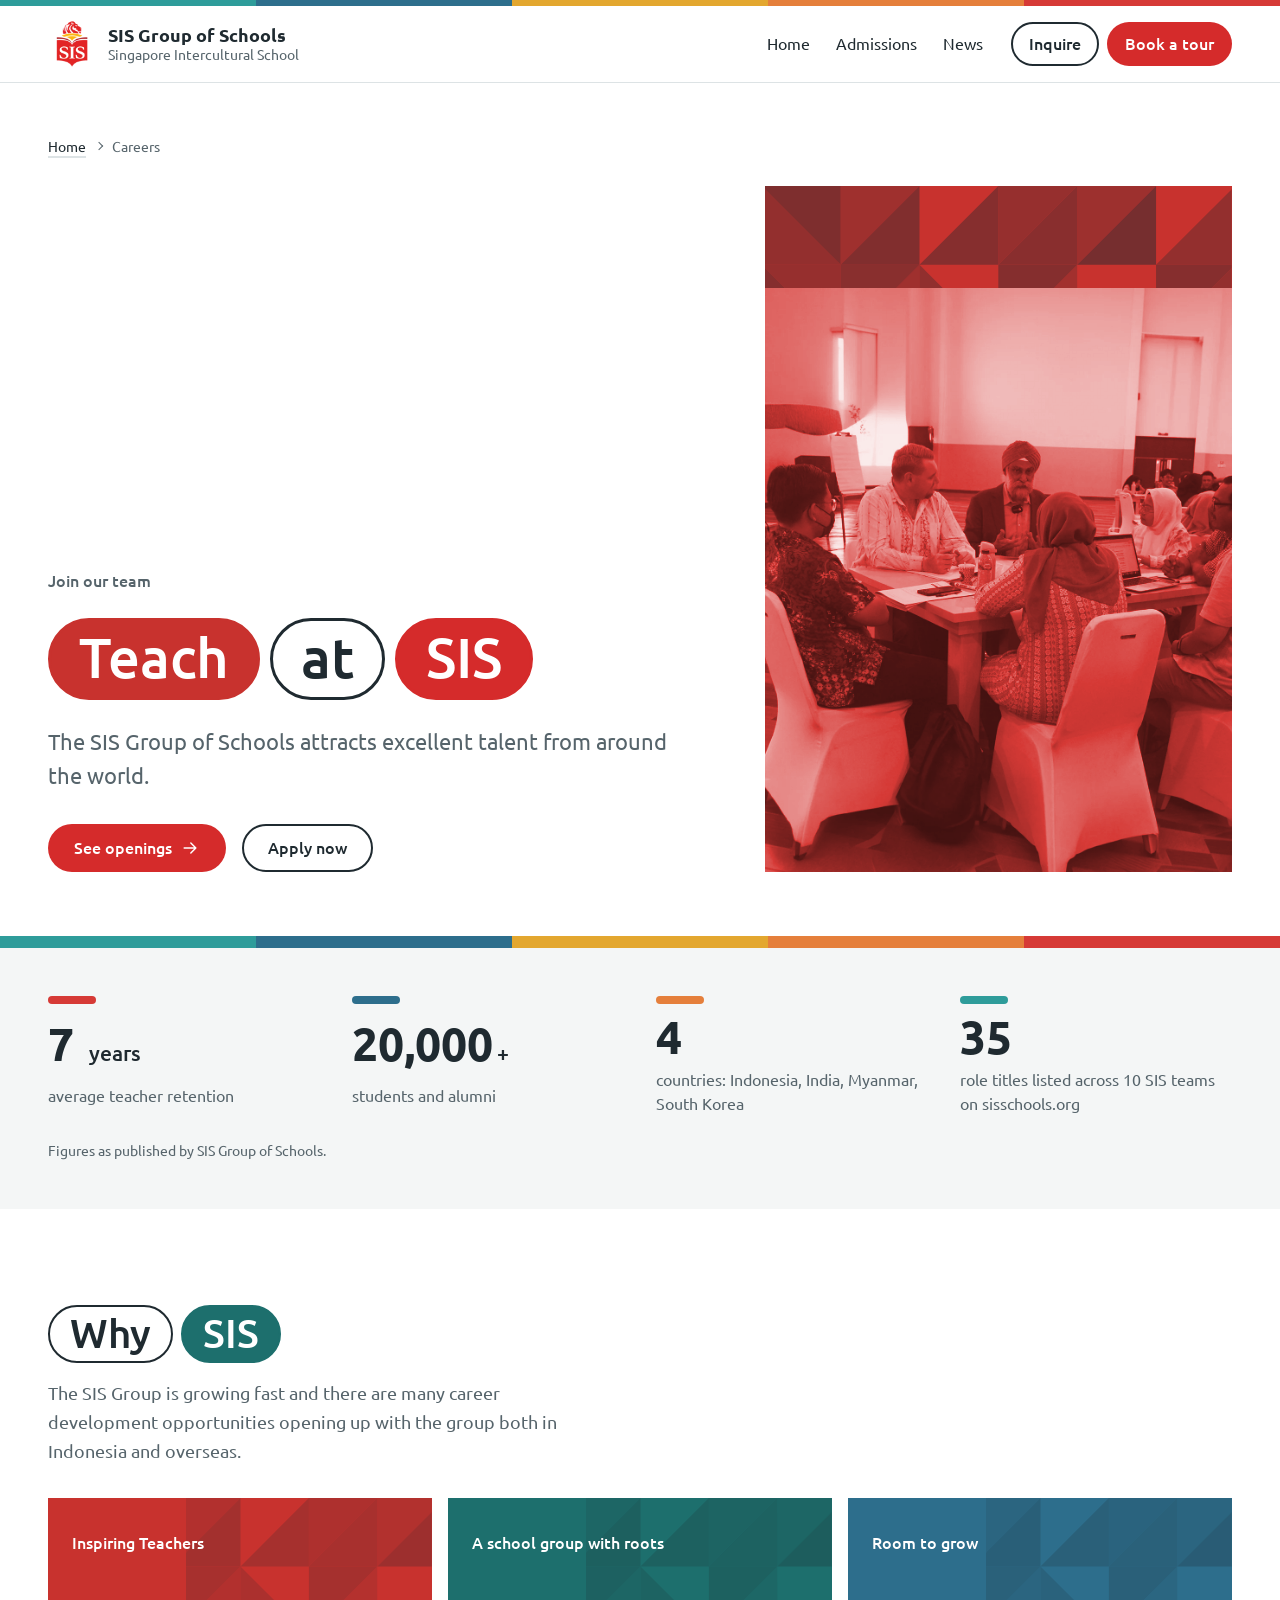
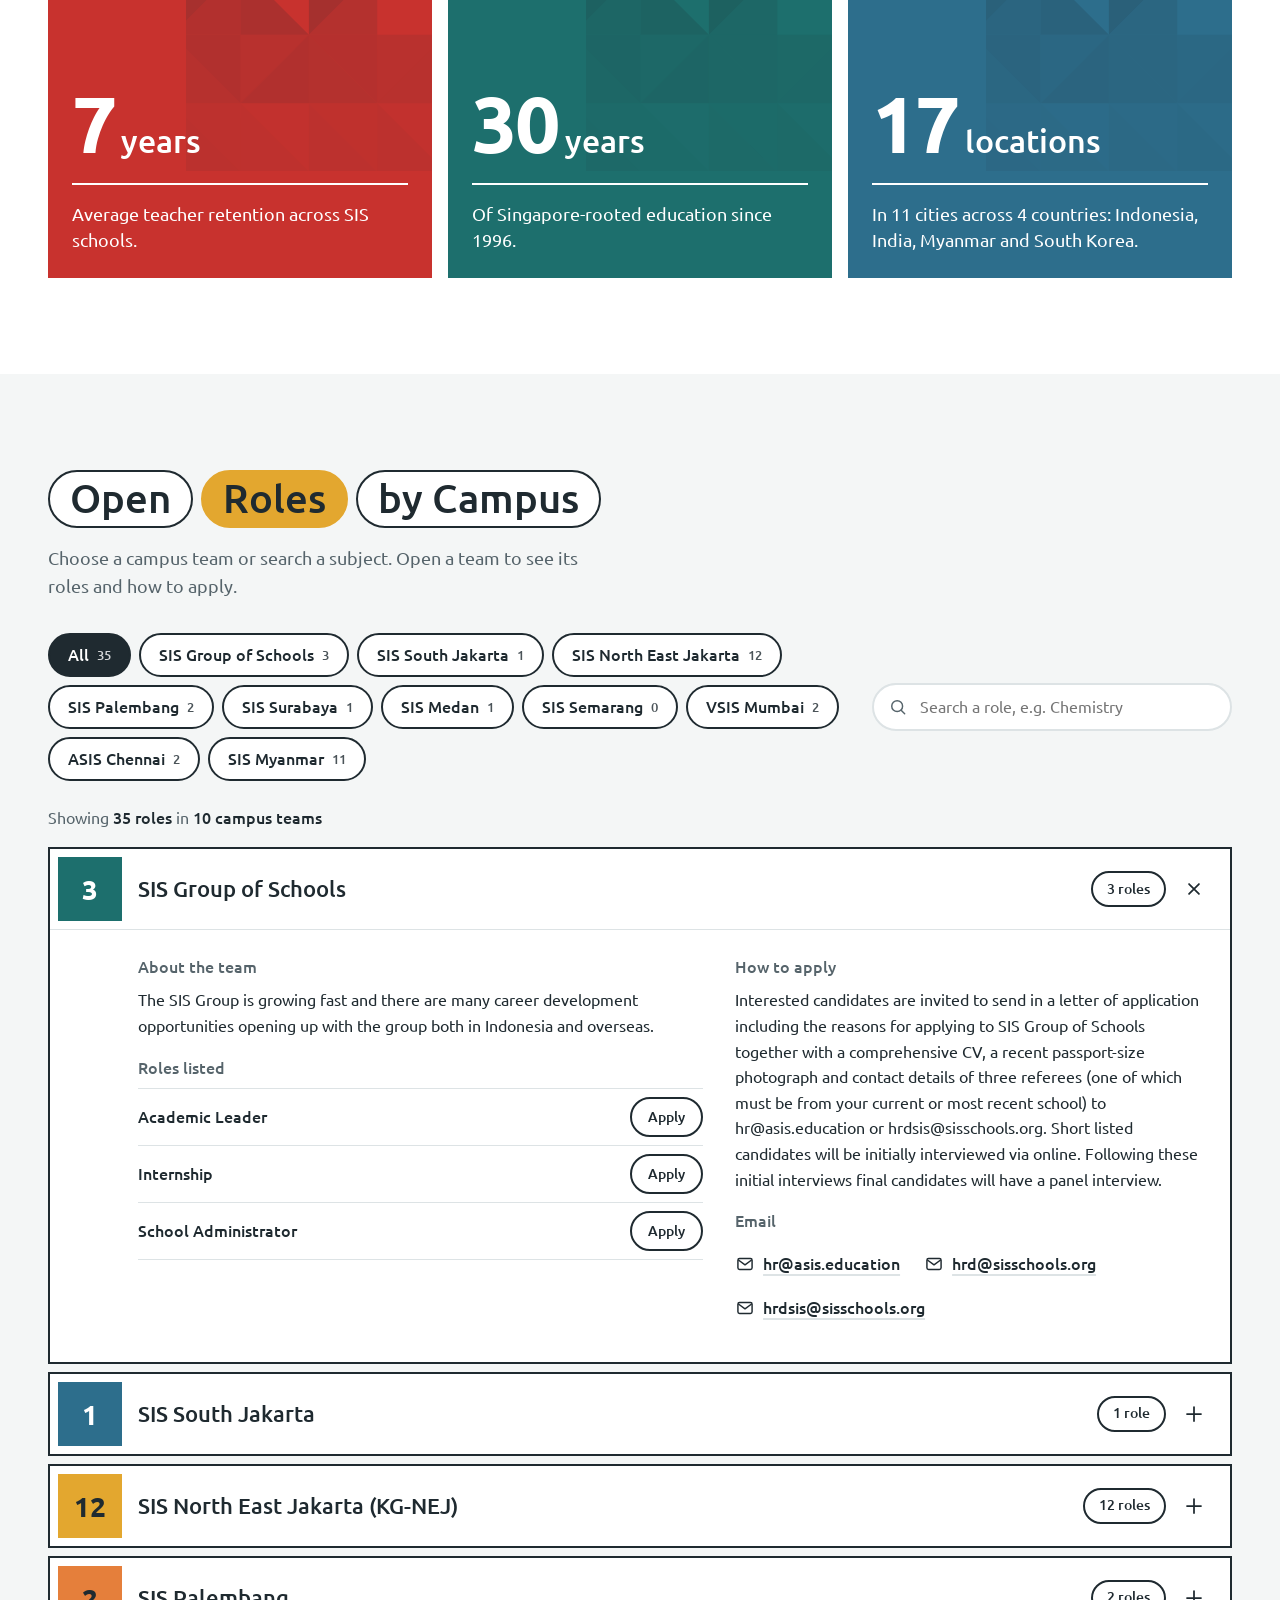
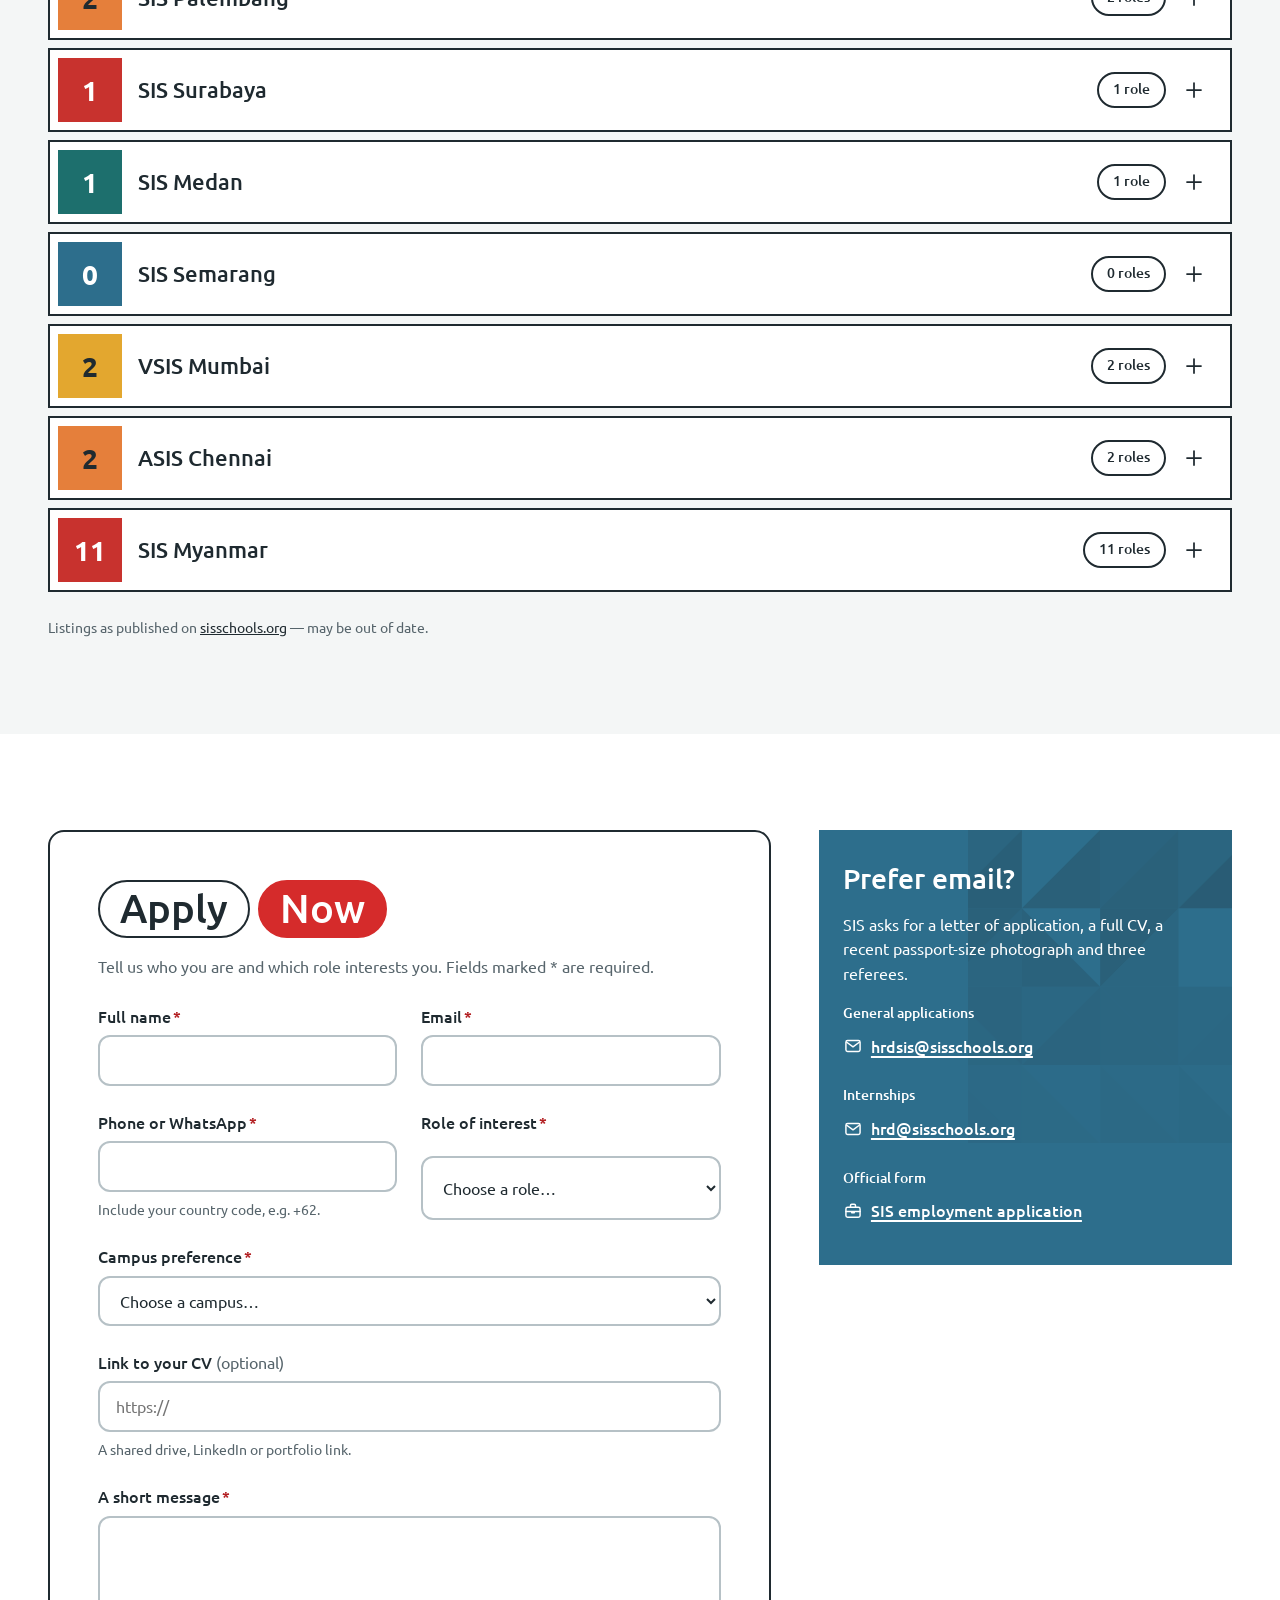
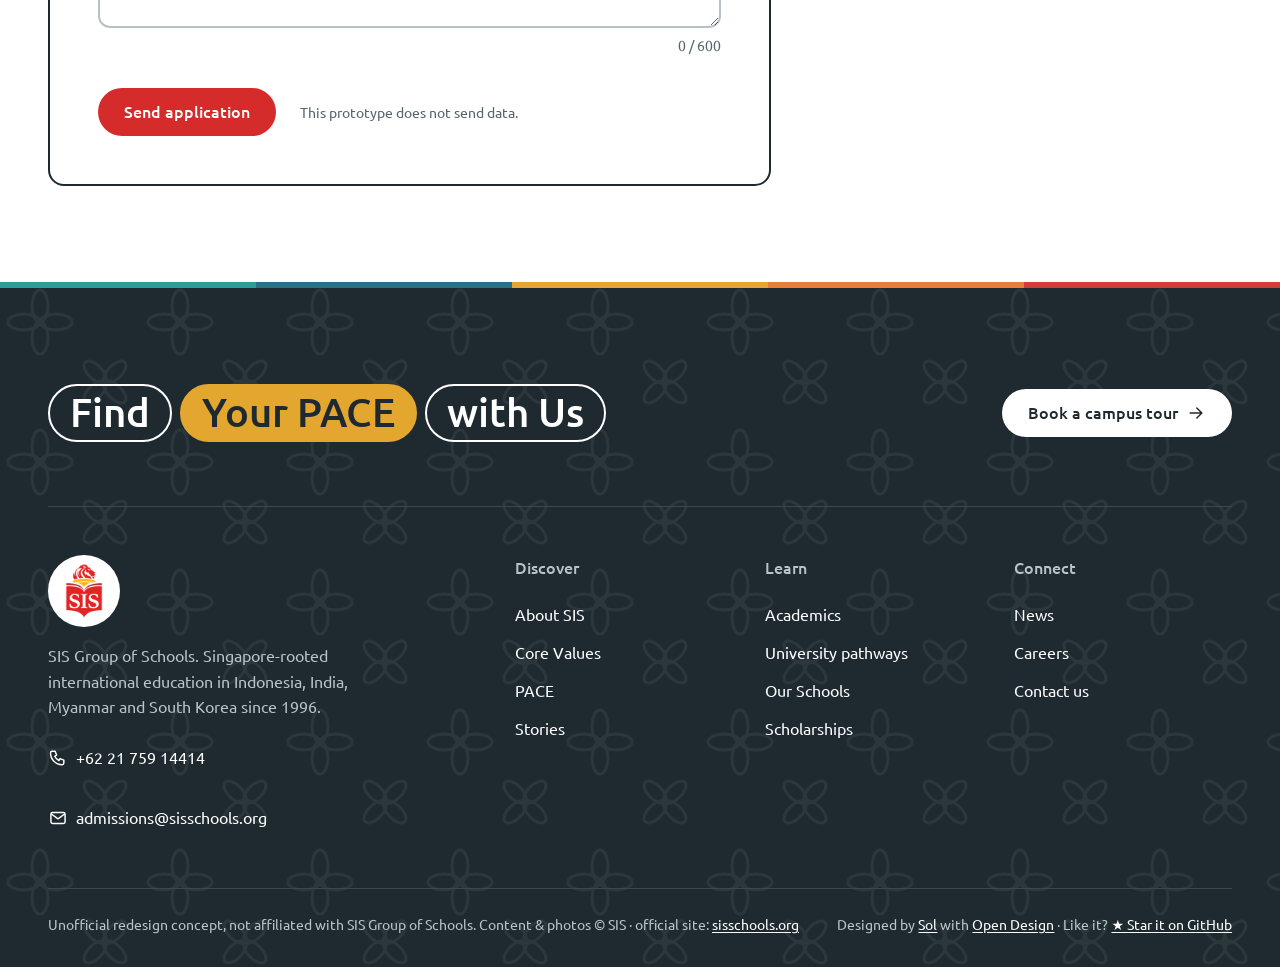
<file: careers.html>
<!doctype html>
<html lang="en"><head>
<meta charset="utf-8">
<meta name="robots" content="noindex">
<meta name="viewport" content="width=device-width, initial-scale=1">
<title>Careers: Teach at SIS · SIS Group of Schools</title>
<meta name="description" content="Teach at SIS Group of Schools: open roles by campus, how to apply, and a quick application form.">
<link rel="preconnect" href="https://fonts.googleapis.com">
<link rel="preconnect" href="https://fonts.gstatic.com" crossorigin="">
<link href="https://fonts.googleapis.com/css2?family=Ubuntu:wght@300;400;500;700&amp;display=swap" rel="stylesheet">
<link rel="stylesheet" href="assets/sis.css">
<style>
/* page layer: built only on sis.css tokens */
.poster { position: relative; overflow: hidden; background: var(--c-fill, var(--ink)); color: var(--c-on-fill, #fff); }
.poster > .facets { position: absolute; top: 0; right: 0; width: min(64%, 440px); height: 72%; color: var(--facet, #fff); opacity: .26; pointer-events: none; }
/* dark fills get ink facets so white text keeps its contrast; light fills keep white facets */
.poster[data-c="fairness"], .poster[data-c="respect"], .poster[data-c="courage"], .poster[data-c="sisred"] { --facet: var(--ink); }
.poster > :not(.facets) { position: relative; }
.poster :focus-visible { outline-color: currentColor; }
.poster a:not(.btn) { color: inherit; text-underline-offset: 3px; text-decoration-thickness: 2px; }
.tint { background: var(--paper); }
.h-sub { margin: 0; }
.stat { --od-gap: var(--s-2); }
.stat .bar { width: 48px; height: 8px; border-radius: var(--pill); background: var(--c); }
.stat-num { font-size: clamp(32px, 3vw + 8px, 52px); font-weight: 700; line-height: 1.05; }
.stat-num small { font-size: .45em; font-weight: 500; margin-left: 4px; }
.stat-label { font-size: var(--fs-16); color: var(--muted); line-height: 1.45; }
.stat-note { margin: var(--s-4) 0 0; font-size: var(--fs-14); color: var(--muted); }
.mail-link { display: inline-flex; align-items: center; gap: 8px; min-height: 44px; font-size: var(--fs-16); font-weight: 500; color: var(--ink); text-decoration: underline; text-decoration-color: var(--line); text-underline-offset: 4px; text-decoration-thickness: 2px; overflow-wrap: anywhere; }
@media (hover: hover) { .mail-link:hover { text-decoration-color: currentColor; } }
.status-line { margin: 0 0 var(--s-3); font-size: var(--fs-16); color: var(--muted); }
.status-line b { color: var(--ink); font-weight: 500; }
.tools { display: grid; grid-template-columns: minmax(0, 1fr) minmax(220px, 360px); gap: var(--s-3); align-items: center; margin-bottom: var(--s-4); }
@media (max-width: 860px) { .tools { grid-template-columns: 1fr; } }
.hero-facets { position: relative; min-height: 100%; }
.quick { list-style: none; margin: 0; padding: 0; display: grid; grid-template-columns: repeat(4, minmax(0, 1fr)); gap: var(--s-3); }
.quick a { display: grid; grid-template-rows: 1fr auto; gap: var(--s-4); min-height: 200px; padding: var(--s-4); text-decoration: none; transition: transform var(--dur-in) var(--ease-out); }
.quick .q-title { font-size: var(--fs-28); font-weight: 500; line-height: 1.15; align-self: end; }
.quick .q-go { display: inline-flex; align-items: center; justify-content: space-between; gap: var(--s-2); font-size: var(--fs-16); font-weight: 500; border-top: 2px solid currentColor; padding-top: var(--s-2); }
@media (hover: hover) { .quick a:hover { transform: translateY(-4px); } }
@media (max-width: 960px) { .quick { grid-template-columns: repeat(2, minmax(0, 1fr)); } }
@media (max-width: 480px) { .quick { grid-template-columns: 1fr; } .quick a { min-height: 140px; } }
@media (prefers-reduced-motion: reduce) { .quick a:hover { transform: none; } }
.car-hero-text { display: grid; gap: var(--s-4); align-content: end; }
.hero-poster { margin: 0; display: grid; padding-top: clamp(56px, 8vw, 104px); max-width: 520px; width: 100%; justify-self: end; }
.hero-poster > .facets { width: 100%; height: 46%; opacity: .5; }
@media (max-width: 960px) { .hero-poster { justify-self: start; max-width: 420px; } }
.fact-band { padding-block: var(--s-6); background: var(--paper); }
.fact-band .od-grid { --od-cols: 4; --od-gap: var(--s-5); }
@media (max-width: 1024px) { .fact-band .od-grid { --od-cols: 2; } }
@media (max-width: 480px) { .fact-band .od-grid { --od-cols: 1; } }

.why { list-style: none; margin: 0; padding: 0; display: grid; grid-template-columns: repeat(3, minmax(0, 1fr)); gap: var(--s-3); }
.why li { display: grid; grid-template-rows: auto 1fr auto; gap: var(--s-4); min-height: 380px; padding: var(--s-5) var(--s-4) var(--s-4); }
.why .w-kicker { font-size: var(--fs-16); font-weight: 500; margin: 0; }
.why .w-num { align-self: end; font-size: var(--fs-80); font-weight: 700; line-height: .9; letter-spacing: -.02em; }
.why .w-num small { font-size: .4em; font-weight: 500; margin-left: 6px; letter-spacing: 0; }
.why .w-text { margin: 0; font-size: var(--fs-18); line-height: 1.45; border-top: 2px solid currentColor; padding-top: var(--s-3); }
@media (max-width: 900px) { .why { grid-template-columns: 1fr; } .why li { min-height: 0; } }

.openings { list-style: none; margin: 0; padding: 0; display: grid; gap: var(--s-2); }
.opening { border: 2px solid var(--ink); background: #fff; }
.op-h { margin: 0; font-size: inherit; font-weight: inherit; }
.op-btn { width: 100%; display: grid; grid-template-columns: auto minmax(0, 1fr) auto auto; gap: var(--s-3); align-items: center; padding: var(--s-2); padding-right: var(--s-4); border: 0; background: transparent; text-align: left; cursor: pointer; }
.op-btn:focus-visible { outline-offset: -5px; }
.op-count { display: grid; place-items: center; width: 64px; height: 64px; background: var(--c-fill); color: var(--c-on-fill); font-size: var(--fs-28); font-weight: 700; line-height: 1; }
.op-name { font-size: var(--fs-22); font-weight: 500; line-height: 1.25; }
.op-sub { display: block; font-size: var(--fs-14); color: var(--muted); font-weight: 400; }
.op-plus { width: 24px; height: 24px; transition: transform var(--dur-in) var(--ease-out); }
.op-btn[aria-expanded="true"] .op-plus { transform: rotate(45deg); }
@media (hover: hover) { .op-btn:hover .op-name { text-decoration: underline; text-underline-offset: 4px; text-decoration-thickness: 2px; } }
.op-panel { padding: var(--s-2) var(--s-4) var(--s-5) calc(64px + var(--s-2) + var(--s-3)); display: grid; grid-template-columns: minmax(0, 6fr) minmax(0, 5fr); gap: var(--s-5); border-top: 1px solid var(--line); }
.op-panel[hidden] { display: none; }
.op-panel h4 { margin: var(--s-3) 0 var(--s-2); font-size: var(--fs-16); font-weight: 500; color: var(--muted); }
.op-panel p { margin: 0 0 var(--s-3); font-size: var(--fs-16); line-height: 1.6; }
.roles { list-style: none; margin: 0; padding: 0; }
.roles li { display: grid; grid-template-columns: minmax(0, 1fr) auto; gap: var(--s-2) var(--s-3); align-items: center; padding: 8px 0; border-top: 1px solid var(--line); font-size: var(--fs-16); font-weight: 500; }
.roles li:last-child { border-bottom: 1px solid var(--line); }
.roles li[hidden] { display: none; }
.roles .btn { min-height: 40px; padding: 0 16px; font-size: var(--fs-14); }
.op-mails { --od-gap: 0 var(--s-4); }
.op-empty { color: var(--muted); }
@media (max-width: 860px) { .op-panel { grid-template-columns: 1fr; gap: 0; padding-left: var(--s-4); } }
@media (max-width: 480px) { .op-btn { grid-template-columns: auto minmax(0, 1fr) auto; } .op-btn .chip { display: none; } .op-count { width: 52px; height: 52px; font-size: var(--fs-22); } .op-panel { padding-inline: var(--s-3); } .roles li { grid-template-columns: 1fr; } .roles .btn { justify-self: start; } }
.list-note { margin: var(--s-4) 0 0; }

.apply-grid { display: grid; grid-template-columns: minmax(0, 7fr) minmax(0, 4fr); gap: var(--s-6); align-items: start; }
.alt { padding: var(--s-5) var(--s-4); display: grid; gap: var(--s-3); }
.alt h3 { margin: 0; font-size: var(--fs-28); font-weight: 500; line-height: 1.2; }
.alt p { margin: 0; font-size: var(--fs-16); line-height: 1.55; }
.alt .mail-link { color: inherit; text-decoration-color: currentColor; }
.alt dl { margin: 0; display: grid; gap: var(--s-3); }
.alt dt { font-size: var(--fs-14); font-weight: 500; }
.alt dd { margin: 0; }
@media (max-width: 960px) { .apply-grid { grid-template-columns: 1fr; } }
</style>
</head>
<body class="no-js" data-page="careers">
<!-- ============ 1. SKIP LINK ============ -->
<a class="skip" href="#main">Skip to content</a>

<!-- ============ 2. SVG DEFS + SPRITE ============ -->
<svg width="0" height="0" style="position:absolute" aria-hidden="true" focusable="false">
  <defs>
    <filter id="duo-fairness" color-interpolation-filters="sRGB"><feColorMatrix type="matrix" values=".3 .59 .11 0 0 .3 .59 .11 0 0 .3 .59 .11 0 0 0 0 0 1 0"></feColorMatrix><feComponentTransfer><feFuncR type="table" tableValues="0.051 0.180 0.918"></feFuncR><feFuncG type="table" tableValues="0.171 0.612 0.961"></feFuncG><feFuncB type="table" tableValues="0.169 0.604 0.960"></feFuncB></feComponentTransfer></filter>
    <filter id="duo-respect" color-interpolation-filters="sRGB"><feColorMatrix type="matrix" values=".3 .59 .11 0 0 .3 .59 .11 0 0 .3 .59 .11 0 0 0 0 0 1 0"></feColorMatrix><feComponentTransfer><feFuncR type="table" tableValues="0.049 0.176 0.918"></feFuncR><feFuncG type="table" tableValues="0.121 0.431 0.943"></feFuncG><feFuncB type="table" tableValues="0.154 0.549 0.955"></feFuncB></feComponentTransfer></filter>
    <filter id="duo-integrity" color-interpolation-filters="sRGB"><feColorMatrix type="matrix" values=".3 .59 .11 0 0 .3 .59 .11 0 0 .3 .59 .11 0 0 0 0 0 1 0"></feColorMatrix><feComponentTransfer><feFuncR type="table" tableValues="0.249 0.890 0.989"></feFuncR><feFuncG type="table" tableValues="0.183 0.655 0.965"></feFuncG><feFuncB type="table" tableValues="0.052 0.184 0.918"></feFuncB></feComponentTransfer></filter>
    <filter id="duo-compassion" color-interpolation-filters="sRGB"><feColorMatrix type="matrix" values=".3 .59 .11 0 0 .3 .59 .11 0 0 .3 .59 .11 0 0 0 0 0 1 0"></feColorMatrix><feComponentTransfer><feFuncR type="table" tableValues="0.251 0.898 0.990"></feFuncR><feFuncG type="table" tableValues="0.139 0.498 0.950"></feFuncG><feFuncB type="table" tableValues="0.065 0.231 0.923"></feFuncB></feComponentTransfer></filter>
    <filter id="duo-courage" color-interpolation-filters="sRGB"><feColorMatrix type="matrix" values=".3 .59 .11 0 0 .3 .59 .11 0 0 .3 .59 .11 0 0 0 0 0 1 0"></feColorMatrix><feComponentTransfer><feFuncR type="table" tableValues="0.235 0.839 0.984"></feFuncR><feFuncG type="table" tableValues="0.064 0.227 0.923"></feFuncG><feFuncB type="table" tableValues="0.059 0.212 0.921"></feFuncB></feComponentTransfer></filter>
  </defs>
  <symbol id="facets" viewBox="0 0 240 160" preserveAspectRatio="xMidYMin slice">
    <polygon points="0,0 40,0 40,40" fill="currentColor" fill-opacity="0.87"></polygon>
    <polygon points="0,0 40,40 0,40" fill="currentColor" fill-opacity="0.62"></polygon>
    <polygon points="40,0 80,0 40,40" fill="currentColor" fill-opacity="0.48"></polygon>
    <polygon points="80,0 80,40 40,40" fill="currentColor" fill-opacity="0.83"></polygon>
    <polygon points="120,0 120,40 80,40" fill="currentColor" fill-opacity="0.77"></polygon>
    <polygon points="120,0 160,0 120,40" fill="currentColor" fill-opacity="0.59"></polygon>
    <polygon points="160,0 160,40 120,40" fill="currentColor" fill-opacity="0.73"></polygon>
    <polygon points="160,0 200,0 160,40" fill="currentColor" fill-opacity="0.50"></polygon>
    <polygon points="200,0 200,40 160,40" fill="currentColor" fill-opacity="0.96"></polygon>
    <polygon points="240,0 240,40 200,40" fill="currentColor" fill-opacity="0.62"></polygon>
    <polygon points="0,40 40,40 40,80" fill="currentColor" fill-opacity="0.59"></polygon>
    <polygon points="0,40 40,80 0,80" fill="currentColor" fill-opacity="0.78"></polygon>
    <polygon points="40,40 80,40 40,80" fill="currentColor" fill-opacity="0.74"></polygon>
    <polygon points="80,40 80,80 40,80" fill="currentColor" fill-opacity="0.48"></polygon>
    <polygon points="80,40 120,80 80,80" fill="currentColor" fill-opacity="0.65"></polygon>
    <polygon points="120,40 160,40 120,80" fill="currentColor" fill-opacity="0.79"></polygon>
    <polygon points="160,40 160,80 120,80" fill="currentColor" fill-opacity="0.44"></polygon>
    <polygon points="200,40 240,40 200,80" fill="currentColor" fill-opacity="0.77"></polygon>
    <polygon points="240,40 240,80 200,80" fill="currentColor" fill-opacity="0.62"></polygon>
    <polygon points="0,80 40,80 0,120" fill="currentColor" fill-opacity="0.29"></polygon>
    <polygon points="40,80 40,120 0,120" fill="currentColor" fill-opacity="0.51"></polygon>
    <polygon points="40,80 80,80 80,120" fill="currentColor" fill-opacity="0.52"></polygon>
    <polygon points="40,80 80,120 40,120" fill="currentColor" fill-opacity="0.40"></polygon>
    <polygon points="80,80 120,80 80,120" fill="currentColor" fill-opacity="0.37"></polygon>
    <polygon points="120,80 120,120 80,120" fill="currentColor" fill-opacity="0.52"></polygon>
    <polygon points="120,80 160,80 160,120" fill="currentColor" fill-opacity="0.42"></polygon>
    <polygon points="120,80 160,120 120,120" fill="currentColor" fill-opacity="0.44"></polygon>
    <polygon points="160,80 200,80 160,120" fill="currentColor" fill-opacity="0.34"></polygon>
    <polygon points="200,80 200,120 160,120" fill="currentColor" fill-opacity="0.36"></polygon>
    <polygon points="200,80 240,80 200,120" fill="currentColor" fill-opacity="0.27"></polygon>
    <polygon points="240,80 240,120 200,120" fill="currentColor" fill-opacity="0.23"></polygon>
    <polygon points="0,120 40,120 40,160" fill="currentColor" fill-opacity="0.22"></polygon>
    <polygon points="0,120 40,160 0,160" fill="currentColor" fill-opacity="0.17"></polygon>
    <polygon points="40,120 80,120 80,160" fill="currentColor" fill-opacity="0.24"></polygon>
    <polygon points="40,120 80,160 40,160" fill="currentColor" fill-opacity="0.29"></polygon>
    <polygon points="80,120 120,120 120,160" fill="currentColor" fill-opacity="0.13"></polygon>
    <polygon points="80,120 120,160 80,160" fill="currentColor" fill-opacity="0.21"></polygon>
    <polygon points="120,120 160,120 160,160" fill="currentColor" fill-opacity="0.18"></polygon>
    <polygon points="120,120 160,160 120,160" fill="currentColor" fill-opacity="0.26"></polygon>
    <polygon points="160,120 200,120 200,160" fill="currentColor" fill-opacity="0.15"></polygon>
    <polygon points="160,120 200,160 160,160" fill="currentColor" fill-opacity="0.27"></polygon>
    <polygon points="200,120 240,120 200,160" fill="currentColor" fill-opacity="0.26"></polygon>
    <polygon points="240,120 240,160 200,160" fill="currentColor" fill-opacity="0.18"></polygon>
  </symbol>
  <symbol id="i-arrow" viewBox="0 0 24 24"><path d="M5 12h14M13 6l6 6-6 6"></path></symbol>
  <symbol id="i-left" viewBox="0 0 24 24"><path d="M19 12H5M11 6l-6 6 6 6"></path></symbol>
  <symbol id="i-menu" viewBox="0 0 24 24"><path d="M4 7h16M4 12h16M4 17h16"></path></symbol>
  <symbol id="i-close" viewBox="0 0 24 24"><path d="M6 6l12 12M18 6L6 18"></path></symbol>
  <symbol id="i-plus" viewBox="0 0 24 24"><path d="M12 5v14M5 12h14"></path></symbol>
  <symbol id="i-search" viewBox="0 0 24 24"><circle cx="11" cy="11" r="6.5"></circle><path d="M20 20l-4.2-4.2"></path></symbol>
  <symbol id="i-play" viewBox="0 0 24 24"><circle cx="12" cy="12" r="9"></circle><path d="M10 8.5l5.5 3.5-5.5 3.5z"></path></symbol>
  <symbol id="i-alert" viewBox="0 0 24 24"><circle cx="12" cy="12" r="9"></circle><path d="M12 7.5v5.5M12 16.5v.01"></path></symbol>
  <symbol id="i-check" viewBox="0 0 24 24"><path d="M5 12.5l4.5 4.5L19 7.5"></path></symbol>
  <symbol id="i-phone" viewBox="0 0 24 24"><path d="M5 4h3.5l1.8 4.5-2.3 1.4a11 11 0 005.1 5.1l1.4-2.3L19 14.5V18a2 2 0 01-2 2A14 14 0 013 6a2 2 0 012-2z"></path></symbol>
  <symbol id="i-pin" viewBox="0 0 24 24"><path d="M12 21s-6.5-6-6.5-11a6.5 6.5 0 0113 0c0 5-6.5 11-6.5 11z"></path><circle cx="12" cy="10" r="2.3"></circle></symbol>
  <symbol id="i-mail" viewBox="0 0 24 24"><rect x="3.5" y="5.5" width="17" height="13" rx="2"></rect><path d="M4.5 7.5l7.5 5.5 7.5-5.5"></path></symbol>
  <symbol id="i-calendar" viewBox="0 0 24 24"><rect x="4" y="5.5" width="16" height="14.5" rx="2"></rect><path d="M4 10h16M8.5 3.5v4M15.5 3.5v4"></path></symbol>
  <symbol id="i-briefcase" viewBox="0 0 24 24"><rect x="3.5" y="7.5" width="17" height="12" rx="2"></rect><path d="M9 7.5v-2A1.5 1.5 0 0110.5 4h3A1.5 1.5 0 0115 5.5v2M3.5 12.5h17M10.5 12.5v1.5h3v-1.5"></path></symbol>
  <symbol id="i-quote" viewBox="0 0 24 24"><path d="M9.5 7.5A3.5 3.5 0 006 11v5.5h4.5V12H6M18 7.5a3.5 3.5 0 00-3.5 3.5v5.5H19V12h-4.5"></path></symbol>
</svg>
<!-- ============ /SVG DEFS ============ -->

<!-- ============ 3. HEADER ============ -->
<header class="site-header" id="top">
  <div class="stripe" aria-hidden="true"><span></span><span></span><span></span><span></span><span></span></div>
  <div class="wrap od-row bar">
    <a class="brand od-row od-fixed" href="index.html" aria-label="SIS Group of Schools, home">
      <img src="assets/SIS-Logo-Website.png" width="150" height="150" alt="">
      <span class="od-stack" style="--od-gap:0">
        <span class="brand-name">SIS Group of Schools</span>
        <span class="brand-sub">Singapore Intercultural School</span>
      </span>
    </a>
    <span class="od-fill" aria-hidden="true"></span>
    <nav class="nav od-row" aria-label="Primary">
      <a href="index.html" data-nav="home">Home</a>
      <a href="admissions.html" data-nav="admissions">Admissions</a>
      <a href="news.html" data-nav="news">News</a>
    </nav>
    <div class="header-cta od-row od-fixed">
      <a class="btn btn-outline" href="contact.html">Inquire</a>
      <a class="btn btn-primary" href="admissions.html#admissions">Book a tour</a>
      <button class="menu-btn" type="button" aria-label="Open menu" aria-expanded="false" aria-controls="drawer"><svg class="icon" aria-hidden="true"><use href="#i-menu"></use></svg></button>
    </div>
  </div>
</header>
<!-- ============ /HEADER ============ -->

<!-- ============ 4. DRAWER ============ -->
<div class="drawer" id="drawer" role="dialog" aria-modal="true" aria-label="Menu" hidden>
  <button class="drawer-scrim" type="button" tabindex="-1" aria-label="Close menu"></button>
  <div class="drawer-panel">
    <div class="stripe" aria-hidden="true"><span></span><span></span><span></span><span></span><span></span></div>
    <div class="drawer-body">
      <div class="od-row">
        <span class="brand-name od-fill">Menu</span>
        <button class="icon-btn" type="button" data-close aria-label="Close menu"><svg class="icon" aria-hidden="true"><use href="#i-close"></use></svg></button>
      </div>
      <nav aria-label="Mobile">
        <a href="index.html" data-nav="home">Home</a>
        <a href="news.html" data-nav="news">News</a>
        <a href="admissions.html#admissions" data-nav="admissions">Admissions</a>
        <div class="drawer-sub">
          <a href="stories.html" data-nav="stories">Stories</a>
          <a href="scholarships.html" data-nav="scholarships">Scholarships</a>
          <a href="careers.html" data-nav="careers">Careers</a>
          <a href="contact.html" data-nav="contact">Contact</a>
        </div>
      </nav>
      <div class="od-stack" style="--od-gap:12px">
        <a class="btn btn-primary" href="admissions.html#admissions">Book a campus tour</a>
        <a class="btn btn-outline" href="contact.html">Make an inquiry</a>
      </div>
    </div>
  </div>
</div>
<!-- ============ /DRAWER ============ -->

<main id="main">
  <!-- HERO -->
  <section class="page-hero" data-c="courage" aria-labelledby="page-title">
    <div class="wrap page-hero-inner">
      <nav class="crumbs" aria-label="Breadcrumb"><ol><li><a href="index.html">Home</a></li><li><a aria-current="page">Careers</a></li></ol></nav>
      <div class="page-hero-split">
        <div class="car-hero-text">
          <p class="page-kicker" id="c-headline">Join our team</p>
          <h1 id="page-title" class="h-pills pills">
            <span class="pill f cour">Teach</span>
            <span class="pill o">at</span>
            <span class="pill f red">SIS</span>
          </h1>
          <p class="page-intro" id="c-intro"></p>
          <div class="page-actions od-cluster">
            <a class="btn btn-primary" href="#openings">See openings <svg class="icon" aria-hidden="true"><use href="#i-arrow"></use></svg></a>
            <a class="btn btn-outline" href="#apply">Apply now</a>
          </div>
        </div>
        <figure class="hero-poster poster" data-c="courage" aria-hidden="true">
          <svg class="facets" aria-hidden="true"><use href="#facets"></use></svg>
          <img class="od-media od-media-cover duo" style="--od-ratio:4/5" src="assets/j-2018-sis-staff.webp" width="1080" height="1350" alt="">
        </figure>
      </div>
    </div>
    <div class="fricc-band" aria-hidden="true"><span></span><span></span><span></span><span></span><span></span></div>
  </section>

  <!-- FACT BAND -->
  <section class="fact-band" aria-label="SIS at a glance">
    <div class="wrap">
      <div class="od-grid">
        <div class="stat od-stat reveal" data-c="courage"><span class="bar"></span><span class="stat-num">7 <small>years</small></span><span class="stat-label">average teacher retention</span></div>
        <div class="stat od-stat reveal" data-c="respect" style="--d:1"><span class="bar"></span><span class="stat-num">20,000<small>+</small></span><span class="stat-label">students and alumni</span></div>
        <div class="stat od-stat reveal" data-c="compassion" style="--d:2"><span class="bar"></span><span class="stat-num">4</span><span class="stat-label">countries: Indonesia, India, Myanmar, South Korea</span></div>
        <div class="stat od-stat reveal" data-c="fairness" style="--d:3"><span class="bar"></span><span class="stat-num" id="fact-roles">&mdash;</span><span class="stat-label" id="fact-roles-label">role titles listed on sisschools.org</span></div>
      </div>
      <p class="stat-note">Figures as published by SIS Group of Schools.</p>
    </div>
  </section>

  <!-- WHY SIS -->
  <section class="section" id="why" aria-labelledby="why-title">
    <div class="wrap">
      <div class="section-head">
        <div>
          <h2 id="why-title" class="h-sub pills reveal">
            <span class="pill o">Why</span>
            <span class="pill f fair">SIS</span>
          </h2>
          <p class="reveal" id="why-text"></p>
        </div>
      </div>
      <ul class="why">
        <li class="poster reveal" data-c="courage">
          <svg class="facets" aria-hidden="true"><use href="#facets"></use></svg>
          <p class="w-kicker">Inspiring Teachers</p>
          <span class="w-num">7<small>years</small></span>
          <p class="w-text">Average teacher retention across SIS schools.</p>
        </li>
        <li class="poster reveal" data-c="fairness" style="--d:1">
          <svg class="facets" aria-hidden="true"><use href="#facets"></use></svg>
          <p class="w-kicker">A school group with roots</p>
          <span class="w-num">30<small>years</small></span>
          <p class="w-text">Of Singapore-rooted education since 1996.</p>
        </li>
        <li class="poster reveal" data-c="respect" style="--d:2">
          <svg class="facets" aria-hidden="true"><use href="#facets"></use></svg>
          <p class="w-kicker">Room to grow</p>
          <span class="w-num">17<small>locations</small></span>
          <p class="w-text">In 11 cities across 4 countries: Indonesia, India, Myanmar and South Korea.</p>
        </li>
      </ul>
    </div>
  </section>

  <!-- OPENINGS -->
  <section class="section tint" id="openings" aria-labelledby="open-title">
    <div class="wrap">
      <div class="section-head">
        <div>
          <h2 id="open-title" class="h-sub pills reveal">
            <span class="pill o">Open</span>
            <span class="pill f intg">Roles</span>
            <span class="pill o">by Campus</span>
          </h2>
          <p class="reveal">Choose a campus team or search a subject. Open a team to see its roles and how to apply.</p>
        </div>
      </div>
      <div class="tools">
        <div class="filter od-cluster" role="group" aria-label="Filter by campus team" id="op-filter"></div>
        <div class="search">
          <label class="sr-only" for="op-q">Search roles or campuses</label>
          <svg class="icon" aria-hidden="true"><use href="#i-search"></use></svg>
          <input id="op-q" type="search" placeholder="Search a role, e.g. Chemistry" autocomplete="off">
        </div>
      </div>
      <p class="status-line" id="op-status" aria-live="polite"></p>
      <ul class="openings" id="op-list"></ul>
      <div class="empty" id="op-empty" role="status">
        <b>No roles match that search</b>
        Try another subject or campus, or send a general application.
        <div class="od-cluster" style="justify-content:center;--od-gap:8px"><button class="btn btn-outline" type="button" id="op-reset">Show all roles</button><a class="btn btn-primary" href="#apply">General application</a></div>
      </div>
      <p class="source-note list-note" id="op-note">Listings as published on sisschools.org — may be out of date.</p>
    </div>
  </section>

  <!-- APPLY -->
  <section class="section" id="apply" aria-labelledby="apply-title">
    <div class="wrap apply-grid">
      <div class="form-card">
        <h2 id="apply-title" class="h-sub pills" style="margin-bottom:var(--s-3)">
          <span class="pill o">Apply</span>
          <span class="pill f red">Now</span>
        </h2>
        <p class="sub">Tell us who you are and which role interests you. Fields marked * are required.</p>
        <form id="apply-form" novalidate>
          <div class="err-summary" tabindex="-1" role="alert"><b>Please check these details:</b><ul></ul></div>
          <div class="form-grid">
            <div class="field od-field" data-field="name">
              <label for="a-name">Full name<span class="req" aria-hidden="true">*</span></label>
              <input id="a-name" name="name" type="text" autocomplete="name" aria-describedby="e-name" required>
              <span class="err" id="e-name"><svg class="icon" aria-hidden="true"><use href="#i-alert"></use></svg><span>Enter your full name.</span></span>
            </div>
            <div class="field od-field" data-field="email">
              <label for="a-email">Email<span class="req" aria-hidden="true">*</span></label>
              <input id="a-email" name="email" type="email" autocomplete="email" aria-describedby="e-email" required>
              <span class="err" id="e-email"><svg class="icon" aria-hidden="true"><use href="#i-alert"></use></svg><span>Enter an email address like name@example.com.</span></span>
            </div>
            <div class="field od-field" data-field="phone">
              <label for="a-phone">Phone or WhatsApp<span class="req" aria-hidden="true">*</span></label>
              <input id="a-phone" name="phone" type="tel" autocomplete="tel" inputmode="tel" aria-describedby="h-phone e-phone" required>
              <span class="hint" id="h-phone">Include your country code, e.g. +62.</span>
              <span class="err" id="e-phone"><svg class="icon" aria-hidden="true"><use href="#i-alert"></use></svg><span>Enter a phone number with at least 8 digits.</span></span>
            </div>
            <div class="field od-field" data-field="role">
              <label for="a-role">Role of interest<span class="req" aria-hidden="true">*</span></label>
              <select id="a-role" name="role" aria-describedby="e-role" required><option value="">Choose a role…</option></select>
              <span class="err" id="e-role"><svg class="icon" aria-hidden="true"><use href="#i-alert"></use></svg><span>Choose a role, or pick the general application.</span></span>
            </div>
            <div class="field od-field full" data-field="campus">
              <label for="a-campus">Campus preference<span class="req" aria-hidden="true">*</span></label>
              <select id="a-campus" name="campus" aria-describedby="e-campus" required><option value="">Choose a campus…</option><option value="any">No preference</option></select>
              <span class="err" id="e-campus"><svg class="icon" aria-hidden="true"><use href="#i-alert"></use></svg><span>Choose a campus, or No preference.</span></span>
            </div>
            <div class="field od-field full" data-field="cv">
              <label for="a-cv">Link to your CV <span style="font-weight:400;color:var(--muted)">(optional)</span></label>
              <input id="a-cv" name="cv" type="url" inputmode="url" placeholder="https://" aria-describedby="h-cv e-cv">
              <span class="hint" id="h-cv">A shared drive, LinkedIn or portfolio link.</span>
              <span class="err" id="e-cv"><svg class="icon" aria-hidden="true"><use href="#i-alert"></use></svg><span>Enter a full link starting with https://</span></span>
            </div>
            <div class="field od-field full" data-field="message">
              <label for="a-msg">A short message<span class="req" aria-hidden="true">*</span></label>
              <textarea id="a-msg" name="message" maxlength="600" aria-describedby="c-msg e-msg" required></textarea>
              <span class="count" id="c-msg" aria-live="polite">0 / 600</span>
              <span class="err" id="e-msg"><svg class="icon" aria-hidden="true"><use href="#i-alert"></use></svg><span>Write at least 20 characters about why you want to join SIS.</span></span>
            </div>
          </div>
          <div class="form-foot od-row">
            <button class="btn btn-primary" type="submit"><span class="spinner" aria-hidden="true"></span><span data-label>Send application</span></button>
            <span class="note">This prototype does not send data.</span>
          </div>
        </form>
        <div class="success" id="apply-success" tabindex="-1" role="status">
          <div class="mark"><svg class="icon" aria-hidden="true"><use href="#i-check"></use></svg></div>
          <h3>Thank you</h3>
          <p id="apply-success-text">This prototype does not send data.</p>
          <button class="btn btn-outline" type="button" data-form-again>Start another application</button>
        </div>
      </div>
      <aside class="alt poster" data-c="respect" aria-labelledby="alt-title" id="alt">
        <svg class="facets" aria-hidden="true"><use href="#facets"></use></svg>
        <h3 id="alt-title">Prefer email?</h3>
        <p>SIS asks for a letter of application, a full CV, a recent passport-size photograph and three referees.</p>
        <dl id="alt-list"></dl>
      </aside>
    </div>
  </section>
</main>

<!-- ============ 6. FOOTER ============ -->
<footer class="site-footer">
  <div class="stripe" aria-hidden="true"><span></span><span></span><span></span><span></span><span></span></div>
  <div class="petals-bg" aria-hidden="true"></div>
  <div class="wrap footer-inner">
    <div class="footer-cta">
      <p class="h-sub pills" style="margin:0">
        <span class="pill o">Find</span>
        <span class="pill f intg">Your PACE</span>
        <span class="pill o">with Us</span>
      </p>
      <a class="btn btn-white" href="admissions.html#admissions">Book a campus tour <svg class="icon" aria-hidden="true"><use href="#i-arrow"></use></svg></a>
    </div>
    <div class="footer-grid">
      <div class="footer-brand od-stack">
        <img class="crest" src="assets/SIS-Logo-Website.png" width="150" height="150" alt="SIS crest: a lion above an open book">
        <p>SIS Group of Schools. Singapore-rooted international education in Indonesia, India, Myanmar and South Korea since 1996.</p>
        <a class="od-row" href="tel:+622175914414" style="--od-gap:8px;text-decoration:none;min-height:44px"><svg class="icon" aria-hidden="true"><use href="#i-phone"></use></svg><span class="od-nowrap">+62 21 759 14414</span></a>
        <a class="od-row" href="mailto:admissions@sisschools.org" style="--od-gap:8px;text-decoration:none;min-height:44px"><svg class="icon" aria-hidden="true"><use href="#i-mail"></use></svg><span class="od-nowrap">admissions@sisschools.org</span></a>
      </div>
      <div><h4>Discover</h4><ul><li><a href="index.html#story">About SIS</a></li><li><a href="index.html#values">Core Values</a></li><li><a href="index.html#pace">PACE</a></li><li><a href="stories.html">Stories</a></li></ul></div>
      <div><h4>Learn</h4><ul><li><a href="index.html#academics">Academics</a></li><li><a href="index.html#university">University pathways</a></li><li><a href="index.html#campuses">Our Schools</a></li><li><a href="scholarships.html">Scholarships</a></li></ul></div>
      <div><h4>Connect</h4><ul><li><a href="news.html">News</a></li><li><a href="careers.html">Careers</a></li><li><a href="contact.html">Contact us</a></li></ul></div>
    </div>
    <div class="legal"><span>Unofficial redesign concept, not affiliated with SIS Group of Schools. Content &amp; photos © SIS · official site: <a href="https://sisschools.org/">sisschools.org</a></span><span>Designed by <a href="https://github.com/sol1560">Sol</a> with <a href="https://github.com/nexu-io/open-design">Open Design</a> · Like it? <a href="https://github.com/sol1560/sis-website-redesign">★ Star it on GitHub</a></span></div>
  </div>
</footer>
<!-- ============ /FOOTER ============ -->

<!-- ============ 7. TOAST ============ -->
<div class="toast" id="toast" role="status" aria-live="polite"><svg class="icon" aria-hidden="true"><use href="#i-check"></use></svg><span></span></div>

<script src="assets/data.js"></script>
<script src="assets/sis.js"></script>
<script>
(function () {
  'use strict';
  var S = window.SIS, D = window.SIS_DATA || {};
  if (!S) return;
  var $ = S.$, $$ = S.$$, esc = S.esc;
  var C = D.careers || {};
  var campuses = D.campuses || [];
  var COLORS = ['fairness', 'respect', 'integrity', 'compassion', 'courage'];

  function plural(n, one, many) { return n + ' ' + (n === 1 ? one : many); }
  function mailLink(m) { return '<a class="mail-link" href="mailto:' + esc(m) + '"><svg class="icon" aria-hidden="true"><use href="#i-mail"></use></svg>' + esc(m) + '</a>'; }

  /* ---------- hero ---------- */
  if (C.headline) {
    var h = String(C.headline).toLowerCase();
    $('#c-headline').textContent = h.charAt(0).toUpperCase() + h.slice(1);
  }
  if (C.intro) $('#c-intro').textContent = C.intro; else $('#c-intro').hidden = true;

  /* ---------- sections ---------- */
  var sections = (C.sections || []).map(function (s, i) {
    return {
      key: s.campus || ('team-' + i),
      name: s.name || 'SIS team',
      overview: (s.overview || []).filter(function (p) { return p && !/click here/i.test(p); }),
      roles: (s.roles || []).filter(Boolean),
      how: s.howToApply || null,
      emails: (s.emails || []).filter(Boolean),
      c: COLORS[i % COLORS.length]
    };
  });
  var totalRoles = sections.reduce(function (a, s) { return a + s.roles.length; }, 0);
  $('#fact-roles').textContent = totalRoles ? String(totalRoles) : '—';
  $('#fact-roles-label').textContent = 'role titles listed across ' + plural(sections.length, 'SIS team', 'SIS teams') + ' on sisschools.org';

  var group = sections.filter(function (s) { return s.key === 'group'; })[0];
  if (group && group.overview.length) $('#why-text').textContent = group.overview[0];
  else $('#why-text').hidden = true;

  /* filter buttons */
  var filterEl = $('#op-filter');
  filterEl.innerHTML = '<button class="fbtn" type="button" data-k="all" aria-pressed="true">All <span class="count">' + totalRoles + '</span></button>' +
    sections.map(function (s) {
      return '<button class="fbtn" type="button" data-k="' + esc(s.key) + '" aria-pressed="false">' + esc(s.name.replace(/\s*\(.*\)$/, '')) + ' <span class="count">' + s.roles.length + '</span></button>';
    }).join('');

  /* accordion list */
  var list = $('#op-list');
  list.innerHTML = sections.map(function (s, i) {
    var id = 'op-' + i;
    var roles = s.roles.length
      ? '<ul class="roles">' + s.roles.map(function (r, j) {
          return '<li data-role="' + esc(r.toLowerCase()) + '"><span>' + esc(r) + '</span><button class="btn btn-outline" type="button" data-apply="' + i + ':' + j + '">Apply<span class="sr-only"> for ' + esc(r) + ', ' + esc(s.name) + '</span></button></li>';
        }).join('') + '</ul>'
      : '<p class="op-empty">No specific role titles are listed for this team right now. You can still send a general application.</p>';
    var how = s.how
      ? '<p>' + esc(s.how) + '</p>'
      : '<p class="op-empty">No application steps are published for this team. Email the address below to ask.</p>';
    return '<li class="opening" data-k="' + esc(s.key) + '" data-c="' + s.c + '">' +
      '<h3 class="op-h"><button class="op-btn" type="button" id="' + id + '-b" aria-expanded="false" aria-controls="' + id + '-p">' +
      '<span class="op-count" aria-hidden="true" data-count>' + s.roles.length + '</span>' +
      '<span class="op-name">' + esc(s.name) + '<span class="op-sub" data-sub></span></span>' +
      '<span class="chip" data-chip>' + plural(s.roles.length, 'role', 'roles') + '</span>' +
      '<svg class="icon op-plus" aria-hidden="true"><use href="#i-plus"></use></svg></button></h3>' +
      '<div class="op-panel" id="' + id + '-p" role="region" aria-labelledby="' + id + '-b" hidden>' +
        '<div>' + (s.overview.length ? '<h4>About the team</h4>' + s.overview.map(function (p) { return '<p>' + esc(p) + '</p>'; }).join('') : '') +
          '<h4>Roles listed</h4>' + roles + '</div>' +
        '<div><h4>How to apply</h4>' + how +
          (s.emails.length ? '<h4>Email</h4><div class="op-mails od-cluster">' + s.emails.map(mailLink).join('') + '</div>' : '') +
        '</div>' +
      '</div></li>';
  }).join('');

  function setOpen(li, open) {
    var b = $('.op-btn', li), p = $('.op-panel', li);
    b.setAttribute('aria-expanded', open ? 'true' : 'false');
    p.hidden = !open;
  }
  list.addEventListener('click', function (e) {
    var b = e.target.closest('.op-btn');
    if (b) { var li = b.closest('.opening'); setOpen(li, b.getAttribute('aria-expanded') !== 'true'); return; }
    var a = e.target.closest('[data-apply]');
    if (a) {
      var sel = $('#a-role'); sel.value = a.getAttribute('data-apply');
      if (form) form.validateField('role');
      var target = $('#apply');
      target.scrollIntoView({ behavior: S.reduce ? 'auto' : 'smooth', block: 'start' });
      setTimeout(function () { sel.focus({ preventScroll: true }); }, S.reduce ? 0 : 400);
      S.toast('Role selected: ' + sel.options[sel.selectedIndex].text);
    }
  });

  /* filter + search */
  var state = { k: 'all', q: '' };
  var status = $('#op-status'), empty = $('#op-empty');
  function apply(expand) {
    var q = state.q.trim().toLowerCase(), shownRoles = 0, shownTeams = 0;
    $$('.opening', list).forEach(function (li, i) {
      var s = sections[i];
      var inFilter = state.k === 'all' || state.k === s.key;
      var nameHit = !q || s.name.toLowerCase().indexOf(q) > -1;
      var hits = 0;
      $$('.roles li', li).forEach(function (r) {
        var ok = nameHit || r.getAttribute('data-role').indexOf(q) > -1;
        r.hidden = !ok; if (ok) hits++;
      });
      var visible = inFilter && (nameHit || hits > 0);
      li.hidden = !visible;
      $('[data-count]', li).textContent = hits;
      $('[data-chip]', li).textContent = plural(hits, 'role', 'roles');
      $('[data-sub]', li).textContent = (q && !nameHit) ? plural(hits, 'match', 'matches') + ' of ' + s.roles.length : '';
      if (visible) { shownTeams++; shownRoles += hits; }
      if (expand) setOpen(li, visible && (q !== '' || state.k !== 'all'));
    });
    status.innerHTML = shownTeams
      ? 'Showing <b>' + plural(shownRoles, 'role', 'roles') + '</b> in <b>' + plural(shownTeams, 'campus team', 'campus teams') + '</b>' + (q ? ' for “' + esc(state.q.trim()) + '”' : '')
      : 'No roles found';
    empty.classList.toggle('show', shownTeams === 0);
  }
  filterEl.addEventListener('click', function (e) {
    var b = e.target.closest('.fbtn'); if (!b) return;
    state.k = b.getAttribute('data-k');
    $$('.fbtn', filterEl).forEach(function (x) { x.setAttribute('aria-pressed', x === b ? 'true' : 'false'); });
    apply(true);
  });
  var qInput = $('#op-q'), qT;
  qInput.addEventListener('input', function () { clearTimeout(qT); qT = setTimeout(function () { state.q = qInput.value; apply(true); }, 120); });
  $('#op-reset').addEventListener('click', function () {
    state = { k: 'all', q: '' }; qInput.value = '';
    $$('.fbtn', filterEl).forEach(function (x) { x.setAttribute('aria-pressed', x.getAttribute('data-k') === 'all' ? 'true' : 'false'); });
    apply(true); qInput.focus();
  });
  apply(false);
  if (sections.length) setOpen($('.opening', list), true);

  if (C.url) $('#op-note').innerHTML = 'Listings as published on <a href="' + esc(C.url) + '" target="_blank" rel="noopener">sisschools.org</a> — may be out of date.';

  /* ---------- form selects ---------- */
  var roleSel = $('#a-role');
  roleSel.insertAdjacentHTML('beforeend', sections.filter(function (s) { return s.roles.length; }).map(function (s) {
    var i = sections.indexOf(s);
    return '<optgroup label="' + esc(s.name) + '">' + s.roles.map(function (r, j) {
      return '<option value="' + i + ':' + j + '">' + esc(r) + ' · ' + esc(s.name) + '</option>';
    }).join('') + '</optgroup>';
  }).join('') + '<option value="general">Other / general application</option>');

  var campSel = $('#a-campus'), countries = [];
  campuses.forEach(function (c) { if (c.country && countries.indexOf(c.country) < 0) countries.push(c.country); });
  campSel.insertAdjacentHTML('beforeend', countries.map(function (co) {
    return '<optgroup label="' + esc(co) + '">' + campuses.filter(function (c) { return c.country === co; }).map(function (c) {
      return '<option value="' + esc(c.id) + '">' + esc(c.name) + (c.status ? ' (' + esc(c.status) + ')' : '') + '</option>';
    }).join('') + '</optgroup>';
  }).join(''));

  /* message counter */
  var msg = $('#a-msg'), cnt = $('#c-msg');
  msg.addEventListener('input', function () { cnt.textContent = msg.value.length + ' / 600'; });

  /* ---------- validation ---------- */
  var urlOk = function (v) { return /^https?:\/\/[^\s.]+\.[^\s]{2,}$/i.test(String(v).trim()); };
  var form = S.validateForm($('#apply-form'), {
    name: { test: S.rules.minLength(2), label: 'Full name' },
    email: { test: S.rules.email, label: 'Email' },
    phone: { test: S.rules.phone, label: 'Phone or WhatsApp' },
    role: { test: S.rules.required, label: 'Role of interest' },
    campus: { test: S.rules.required, label: 'Campus preference' },
    cv: { test: S.rules.optional(urlOk), label: 'Link to your CV' },
    message: { test: S.rules.minLength(20), label: 'Short message' }
  }, {
    success: '#apply-success',
    loadingText: 'Sending…',
    onSuccess: function (v) {
      var roleText = roleSel.options[roleSel.selectedIndex] ? roleSel.options[roleSel.selectedIndex].text : '';
      var first = String(v.name || '').trim().split(/\s+/)[0];
      var real = C.generalEmail ? ' To apply for real, email <a href="mailto:' + esc(C.generalEmail) + '">' + esc(C.generalEmail) + '</a>.' : '';
      $('#apply-success-text').innerHTML = 'Thank you, ' + esc(first) + '. We have your interest in <b>' + esc(roleText) + '</b>. This prototype does not send data.' + real;
      cnt.textContent = '0 / 600';
    }
  });

  /* ---------- email alternatives ---------- */
  var alts = [];
  if (C.generalEmail) alts.push(['General applications', C.generalEmail]);
  if (C.internshipEmail) alts.push(['Internships', C.internshipEmail]);
  var altHTML = alts.map(function (a) { return '<div><dt>' + esc(a[0]) + '</dt><dd>' + mailLink(a[1]) + '</dd></div>'; }).join('');
  if (C.applyUrl) altHTML += '<div><dt>Official form</dt><dd><a class="mail-link" href="' + esc(C.applyUrl) + '" target="_blank" rel="noopener"><svg class="icon" aria-hidden="true"><use href="#i-briefcase"></use></svg>SIS employment application</a></dd></div>';
  if (altHTML) $('#alt-list').innerHTML = altHTML; else $('#alt').hidden = true;

  S.observeReveal();
})();
</script>
</body></html>
</file>
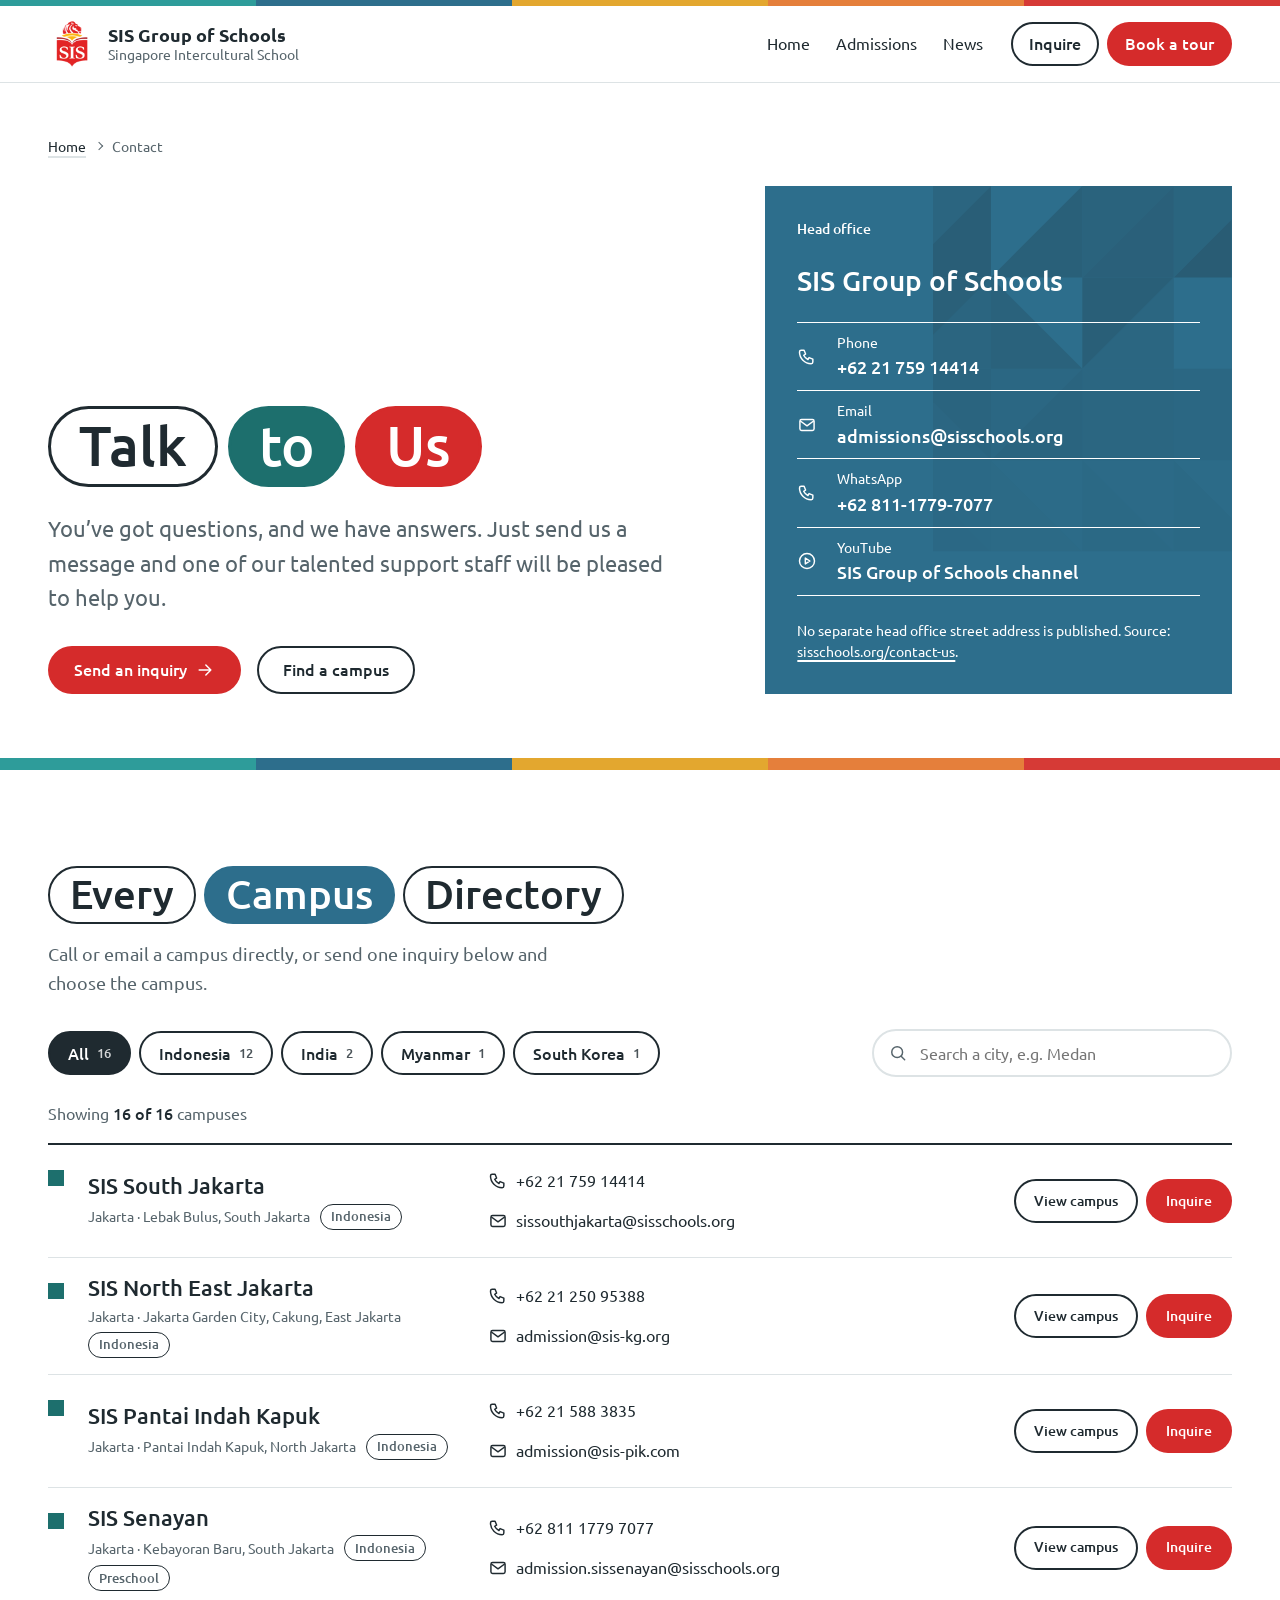
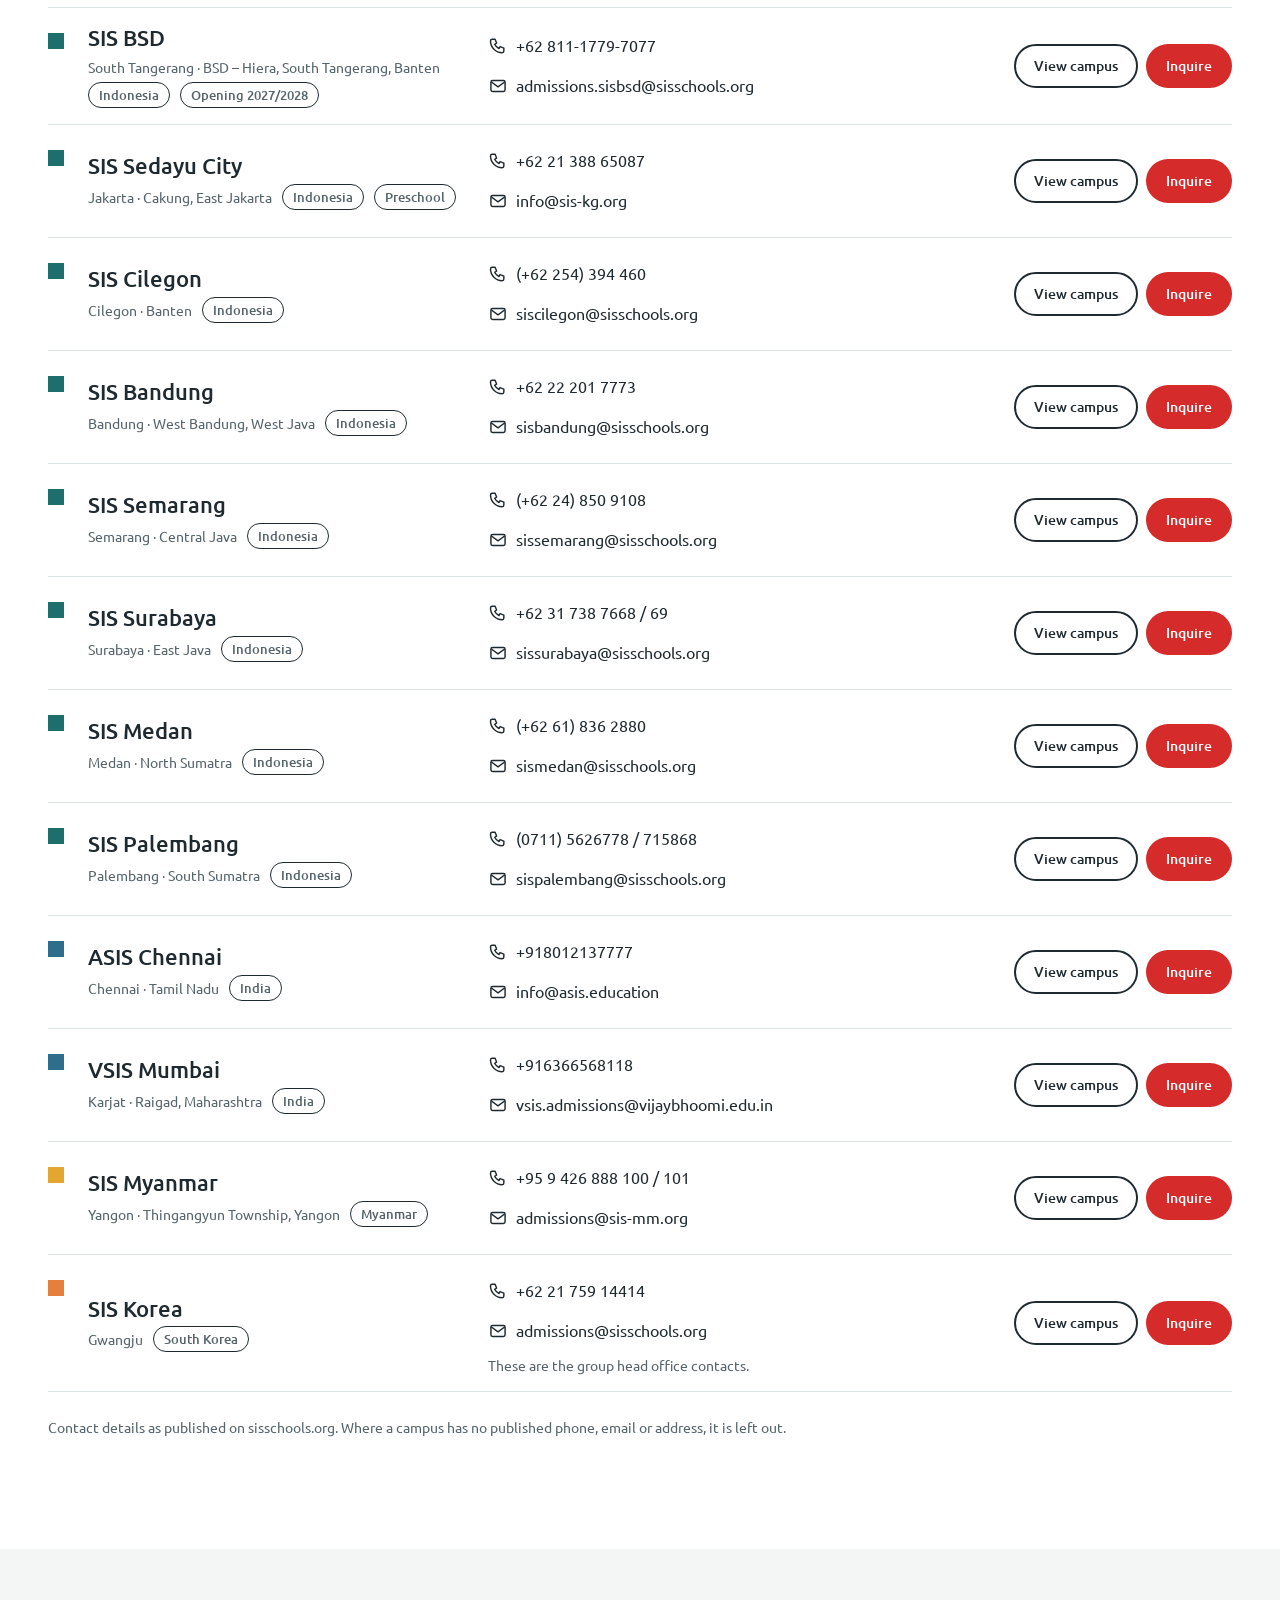
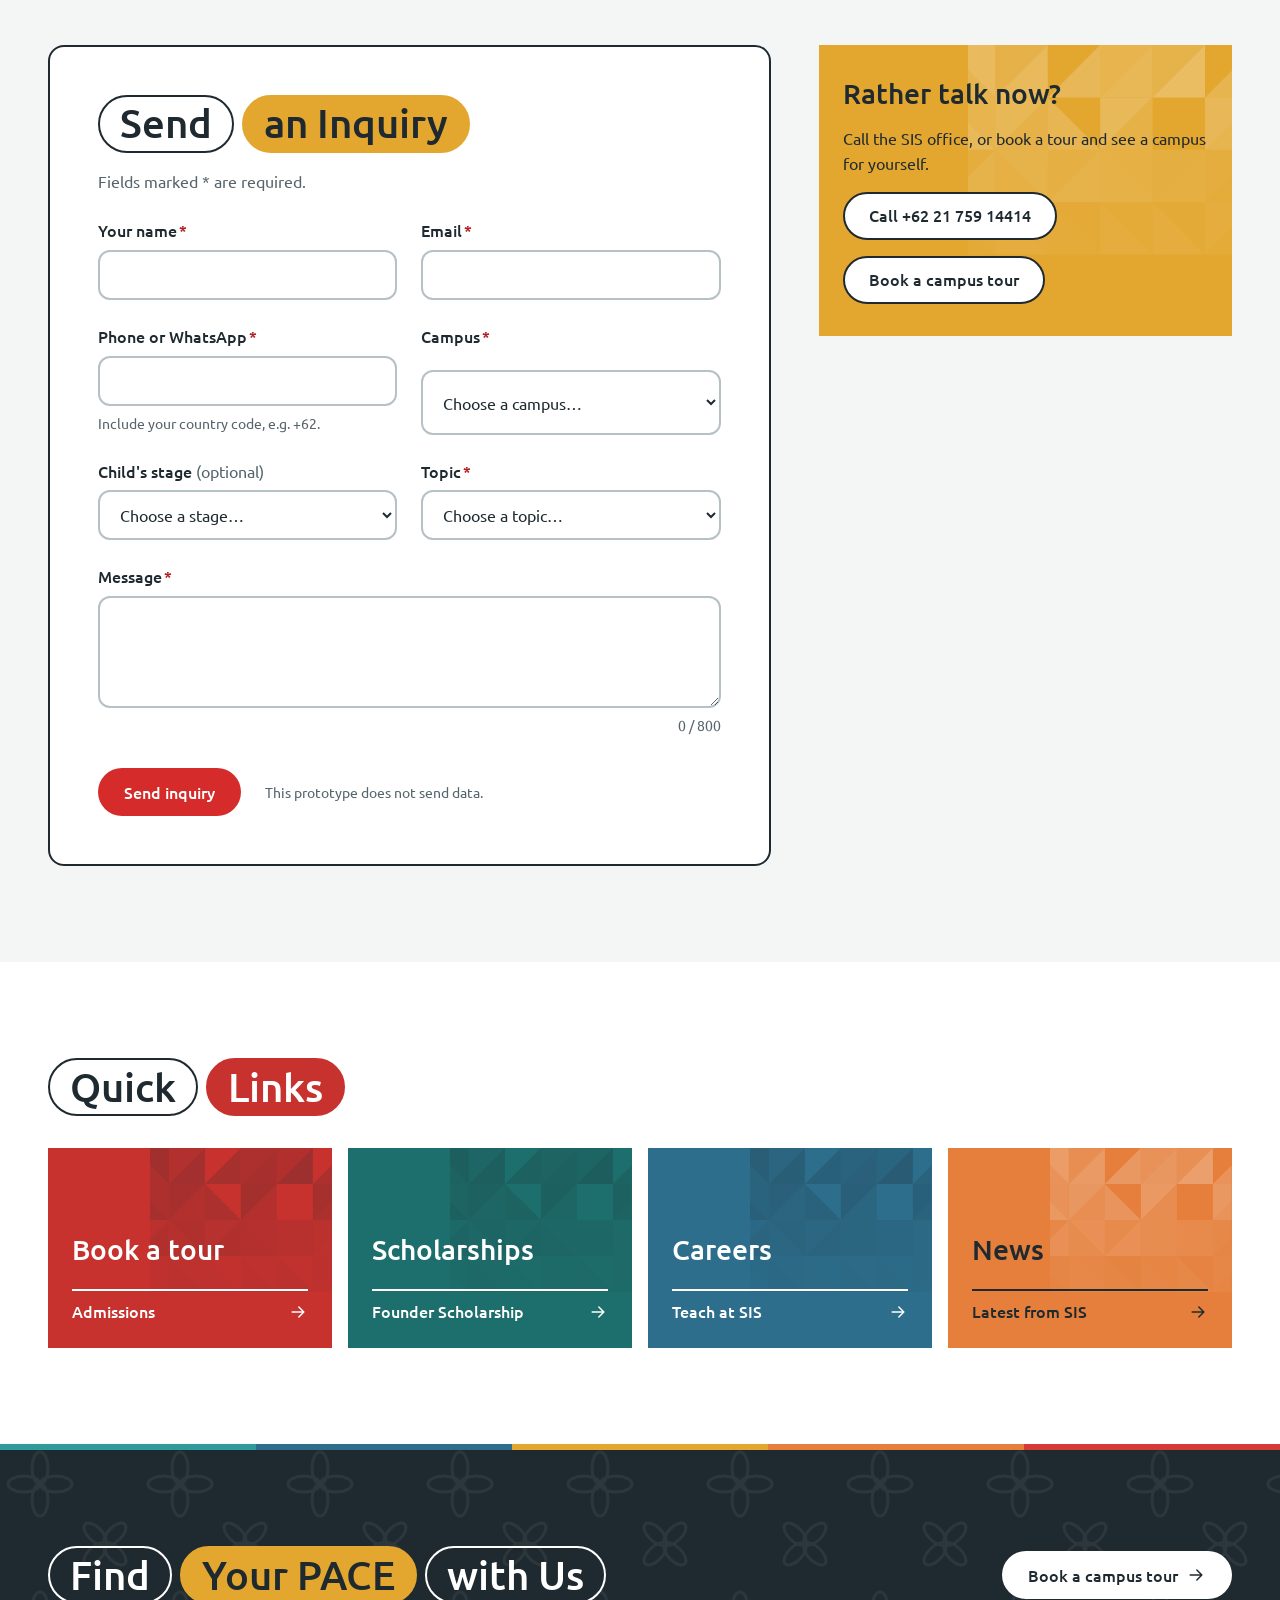
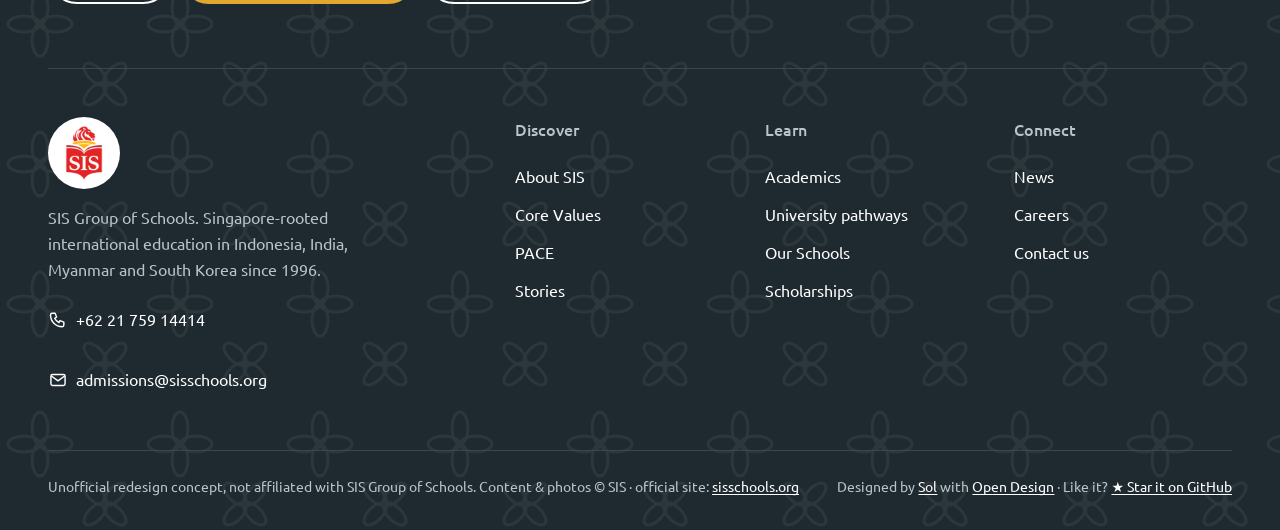
<file: contact.html>
<!doctype html>
<html lang="en"><head>
<meta charset="utf-8">
<meta name="robots" content="noindex">
<meta name="viewport" content="width=device-width, initial-scale=1">
<title>Contact us · SIS Group of Schools</title>
<meta name="description" content="Contact SIS Group of Schools: head office details, a directory of every campus, and an inquiry form.">
<link rel="preconnect" href="https://fonts.googleapis.com">
<link rel="preconnect" href="https://fonts.gstatic.com" crossorigin="">
<link href="https://fonts.googleapis.com/css2?family=Ubuntu:wght@300;400;500;700&amp;display=swap" rel="stylesheet">
<link rel="stylesheet" href="assets/sis.css">
<style>
/* page layer: built only on sis.css tokens */
.poster { position: relative; overflow: hidden; background: var(--c-fill, var(--ink)); color: var(--c-on-fill, #fff); }
.poster > .facets { position: absolute; top: 0; right: 0; width: min(64%, 440px); height: 72%; color: var(--facet, #fff); opacity: .26; pointer-events: none; }
/* dark fills get ink facets so white text keeps its contrast; light fills keep white facets */
.poster[data-c="fairness"], .poster[data-c="respect"], .poster[data-c="courage"], .poster[data-c="sisred"] { --facet: var(--ink); }
.poster > :not(.facets) { position: relative; }
.poster :focus-visible { outline-color: currentColor; }
.poster a:not(.btn) { color: inherit; text-underline-offset: 3px; text-decoration-thickness: 2px; }
.tint { background: var(--paper); }
.h-sub { margin: 0; }
.stat { --od-gap: var(--s-2); }
.stat .bar { width: 48px; height: 8px; border-radius: var(--pill); background: var(--c); }
.stat-num { font-size: clamp(32px, 3vw + 8px, 52px); font-weight: 700; line-height: 1.05; }
.stat-num small { font-size: .45em; font-weight: 500; margin-left: 4px; }
.stat-label { font-size: var(--fs-16); color: var(--muted); line-height: 1.45; }
.stat-note { margin: var(--s-4) 0 0; font-size: var(--fs-14); color: var(--muted); }
.mail-link { display: inline-flex; align-items: center; gap: 8px; min-height: 44px; font-size: var(--fs-16); font-weight: 500; color: var(--ink); text-decoration: underline; text-decoration-color: var(--line); text-underline-offset: 4px; text-decoration-thickness: 2px; overflow-wrap: anywhere; }
@media (hover: hover) { .mail-link:hover { text-decoration-color: currentColor; } }
.status-line { margin: 0 0 var(--s-3); font-size: var(--fs-16); color: var(--muted); }
.status-line b { color: var(--ink); font-weight: 500; }
.tools { display: grid; grid-template-columns: minmax(0, 1fr) minmax(220px, 360px); gap: var(--s-3); align-items: center; margin-bottom: var(--s-4); }
@media (max-width: 860px) { .tools { grid-template-columns: 1fr; } }
.hero-facets { position: relative; min-height: 100%; }
.quick { list-style: none; margin: 0; padding: 0; display: grid; grid-template-columns: repeat(4, minmax(0, 1fr)); gap: var(--s-3); }
.quick a { display: grid; grid-template-rows: 1fr auto; gap: var(--s-4); min-height: 200px; padding: var(--s-4); text-decoration: none; transition: transform var(--dur-in) var(--ease-out); }
.quick .q-title { font-size: var(--fs-28); font-weight: 500; line-height: 1.15; align-self: end; }
.quick .q-go { display: inline-flex; align-items: center; justify-content: space-between; gap: var(--s-2); font-size: var(--fs-16); font-weight: 500; border-top: 2px solid currentColor; padding-top: var(--s-2); }
@media (hover: hover) { .quick a:hover { transform: translateY(-4px); } }
@media (max-width: 960px) { .quick { grid-template-columns: repeat(2, minmax(0, 1fr)); } }
@media (max-width: 480px) { .quick { grid-template-columns: 1fr; } .quick a { min-height: 140px; } }
@media (prefers-reduced-motion: reduce) { .quick a:hover { transform: none; } }
.ct-hero-text { display: grid; gap: var(--s-4); align-content: end; }
.office { padding: var(--s-5); display: grid; gap: var(--s-4); align-content: start; }
.office h2 { margin: 0; font-size: var(--fs-28); font-weight: 500; line-height: 1.2; }
.office .kicker { margin: 0; font-size: var(--fs-14); font-weight: 500; }
.office ul { list-style: none; margin: 0; padding: 0; display: grid; }
.office li { border-top: 1px solid currentColor; }
.office li:last-child { border-bottom: 1px solid currentColor; }
.office li a { display: grid; grid-template-columns: 24px minmax(0, 1fr); gap: var(--s-2) var(--s-3); align-items: center; min-height: 56px; padding: 8px 0; text-decoration: none; }
.office li .lbl { display: block; font-size: var(--fs-14); }
.office li .val { display: block; font-size: var(--fs-18); font-weight: 500; overflow-wrap: anywhere; }
@media (hover: hover) { .office li a:hover .val { text-decoration: underline; text-underline-offset: 4px; text-decoration-thickness: 2px; } }
.office .office-note { margin: 0; font-size: var(--fs-14); line-height: 1.5; }
@media (max-width: 560px) { .office { padding: var(--s-4); } }

.dir { list-style: none; margin: 0; padding: 0; border-top: 2px solid var(--ink); }
.dir-row { display: grid; grid-template-columns: 16px minmax(0, 3fr) minmax(0, 4fr) auto; gap: var(--s-2) var(--s-4); align-items: center; padding: var(--s-3) 0; border-bottom: 1px solid var(--line); }
.dir-row[hidden] { display: none; }
.dir-mark { width: 16px; height: 16px; align-self: start; margin-top: 9px; background: var(--c-fill); }
.dir-name { margin: 0; font-size: var(--fs-22); font-weight: 500; line-height: 1.25; }
.dir-meta { margin: 4px 0 0; font-size: var(--fs-14); color: var(--muted); display: flex; flex-wrap: wrap; gap: 4px 10px; align-items: center; }
.dir-meta .chip { min-height: 26px; padding: 0 10px; font-size: 13px; border-width: 1.5px; }
.dir-contact { display: grid; gap: 0; min-width: 0; }
.dir-contact a { display: inline-flex; align-items: center; gap: 8px; min-height: 40px; font-size: var(--fs-16); color: var(--ink); text-decoration: none; overflow-wrap: anywhere; }
.dir-contact a span { min-width: 0; }
@media (hover: hover) { .dir-contact a:hover span { text-decoration: underline; text-underline-offset: 3px; } }
.dir-note { margin: 4px 0 0; font-size: var(--fs-14); color: var(--muted); line-height: 1.45; }
.dir-actions { --od-gap: var(--s-2); justify-content: flex-end; }
.dir-actions .btn { min-height: 44px; padding: 0 18px; font-size: var(--fs-14); }
@media (max-width: 1024px) { .dir-row { grid-template-columns: 16px minmax(0, 1fr) minmax(0, 1fr); } .dir-actions { grid-column: 2 / -1; justify-content: flex-start; } }
@media (max-width: 640px) { .dir-row { grid-template-columns: 16px minmax(0, 1fr); } .dir-contact, .dir-actions { grid-column: 2; } }

.inq-grid { display: grid; grid-template-columns: minmax(0, 7fr) minmax(0, 4fr); gap: var(--s-6); align-items: start; }
.inq-side { padding: var(--s-5) var(--s-4); display: grid; gap: var(--s-3); }
.inq-side h3 { margin: 0; font-size: var(--fs-28); font-weight: 500; line-height: 1.2; }
.inq-side p { margin: 0; font-size: var(--fs-16); line-height: 1.55; }
.inq-side .btn { justify-self: start; }
@media (max-width: 960px) { .inq-grid { grid-template-columns: 1fr; } }
</style>
</head>
<body class="no-js" data-page="contact">
<!-- ============ 1. SKIP LINK ============ -->
<a class="skip" href="#main">Skip to content</a>

<!-- ============ 2. SVG DEFS + SPRITE ============ -->
<svg width="0" height="0" style="position:absolute" aria-hidden="true" focusable="false">
  <defs>
    <filter id="duo-fairness" color-interpolation-filters="sRGB"><feColorMatrix type="matrix" values=".3 .59 .11 0 0 .3 .59 .11 0 0 .3 .59 .11 0 0 0 0 0 1 0"></feColorMatrix><feComponentTransfer><feFuncR type="table" tableValues="0.051 0.180 0.918"></feFuncR><feFuncG type="table" tableValues="0.171 0.612 0.961"></feFuncG><feFuncB type="table" tableValues="0.169 0.604 0.960"></feFuncB></feComponentTransfer></filter>
    <filter id="duo-respect" color-interpolation-filters="sRGB"><feColorMatrix type="matrix" values=".3 .59 .11 0 0 .3 .59 .11 0 0 .3 .59 .11 0 0 0 0 0 1 0"></feColorMatrix><feComponentTransfer><feFuncR type="table" tableValues="0.049 0.176 0.918"></feFuncR><feFuncG type="table" tableValues="0.121 0.431 0.943"></feFuncG><feFuncB type="table" tableValues="0.154 0.549 0.955"></feFuncB></feComponentTransfer></filter>
    <filter id="duo-integrity" color-interpolation-filters="sRGB"><feColorMatrix type="matrix" values=".3 .59 .11 0 0 .3 .59 .11 0 0 .3 .59 .11 0 0 0 0 0 1 0"></feColorMatrix><feComponentTransfer><feFuncR type="table" tableValues="0.249 0.890 0.989"></feFuncR><feFuncG type="table" tableValues="0.183 0.655 0.965"></feFuncG><feFuncB type="table" tableValues="0.052 0.184 0.918"></feFuncB></feComponentTransfer></filter>
    <filter id="duo-compassion" color-interpolation-filters="sRGB"><feColorMatrix type="matrix" values=".3 .59 .11 0 0 .3 .59 .11 0 0 .3 .59 .11 0 0 0 0 0 1 0"></feColorMatrix><feComponentTransfer><feFuncR type="table" tableValues="0.251 0.898 0.990"></feFuncR><feFuncG type="table" tableValues="0.139 0.498 0.950"></feFuncG><feFuncB type="table" tableValues="0.065 0.231 0.923"></feFuncB></feComponentTransfer></filter>
    <filter id="duo-courage" color-interpolation-filters="sRGB"><feColorMatrix type="matrix" values=".3 .59 .11 0 0 .3 .59 .11 0 0 .3 .59 .11 0 0 0 0 0 1 0"></feColorMatrix><feComponentTransfer><feFuncR type="table" tableValues="0.235 0.839 0.984"></feFuncR><feFuncG type="table" tableValues="0.064 0.227 0.923"></feFuncG><feFuncB type="table" tableValues="0.059 0.212 0.921"></feFuncB></feComponentTransfer></filter>
  </defs>
  <symbol id="facets" viewBox="0 0 240 160" preserveAspectRatio="xMidYMin slice">
    <polygon points="0,0 40,0 40,40" fill="currentColor" fill-opacity="0.87"></polygon>
    <polygon points="0,0 40,40 0,40" fill="currentColor" fill-opacity="0.62"></polygon>
    <polygon points="40,0 80,0 40,40" fill="currentColor" fill-opacity="0.48"></polygon>
    <polygon points="80,0 80,40 40,40" fill="currentColor" fill-opacity="0.83"></polygon>
    <polygon points="120,0 120,40 80,40" fill="currentColor" fill-opacity="0.77"></polygon>
    <polygon points="120,0 160,0 120,40" fill="currentColor" fill-opacity="0.59"></polygon>
    <polygon points="160,0 160,40 120,40" fill="currentColor" fill-opacity="0.73"></polygon>
    <polygon points="160,0 200,0 160,40" fill="currentColor" fill-opacity="0.50"></polygon>
    <polygon points="200,0 200,40 160,40" fill="currentColor" fill-opacity="0.96"></polygon>
    <polygon points="240,0 240,40 200,40" fill="currentColor" fill-opacity="0.62"></polygon>
    <polygon points="0,40 40,40 40,80" fill="currentColor" fill-opacity="0.59"></polygon>
    <polygon points="0,40 40,80 0,80" fill="currentColor" fill-opacity="0.78"></polygon>
    <polygon points="40,40 80,40 40,80" fill="currentColor" fill-opacity="0.74"></polygon>
    <polygon points="80,40 80,80 40,80" fill="currentColor" fill-opacity="0.48"></polygon>
    <polygon points="80,40 120,80 80,80" fill="currentColor" fill-opacity="0.65"></polygon>
    <polygon points="120,40 160,40 120,80" fill="currentColor" fill-opacity="0.79"></polygon>
    <polygon points="160,40 160,80 120,80" fill="currentColor" fill-opacity="0.44"></polygon>
    <polygon points="200,40 240,40 200,80" fill="currentColor" fill-opacity="0.77"></polygon>
    <polygon points="240,40 240,80 200,80" fill="currentColor" fill-opacity="0.62"></polygon>
    <polygon points="0,80 40,80 0,120" fill="currentColor" fill-opacity="0.29"></polygon>
    <polygon points="40,80 40,120 0,120" fill="currentColor" fill-opacity="0.51"></polygon>
    <polygon points="40,80 80,80 80,120" fill="currentColor" fill-opacity="0.52"></polygon>
    <polygon points="40,80 80,120 40,120" fill="currentColor" fill-opacity="0.40"></polygon>
    <polygon points="80,80 120,80 80,120" fill="currentColor" fill-opacity="0.37"></polygon>
    <polygon points="120,80 120,120 80,120" fill="currentColor" fill-opacity="0.52"></polygon>
    <polygon points="120,80 160,80 160,120" fill="currentColor" fill-opacity="0.42"></polygon>
    <polygon points="120,80 160,120 120,120" fill="currentColor" fill-opacity="0.44"></polygon>
    <polygon points="160,80 200,80 160,120" fill="currentColor" fill-opacity="0.34"></polygon>
    <polygon points="200,80 200,120 160,120" fill="currentColor" fill-opacity="0.36"></polygon>
    <polygon points="200,80 240,80 200,120" fill="currentColor" fill-opacity="0.27"></polygon>
    <polygon points="240,80 240,120 200,120" fill="currentColor" fill-opacity="0.23"></polygon>
    <polygon points="0,120 40,120 40,160" fill="currentColor" fill-opacity="0.22"></polygon>
    <polygon points="0,120 40,160 0,160" fill="currentColor" fill-opacity="0.17"></polygon>
    <polygon points="40,120 80,120 80,160" fill="currentColor" fill-opacity="0.24"></polygon>
    <polygon points="40,120 80,160 40,160" fill="currentColor" fill-opacity="0.29"></polygon>
    <polygon points="80,120 120,120 120,160" fill="currentColor" fill-opacity="0.13"></polygon>
    <polygon points="80,120 120,160 80,160" fill="currentColor" fill-opacity="0.21"></polygon>
    <polygon points="120,120 160,120 160,160" fill="currentColor" fill-opacity="0.18"></polygon>
    <polygon points="120,120 160,160 120,160" fill="currentColor" fill-opacity="0.26"></polygon>
    <polygon points="160,120 200,120 200,160" fill="currentColor" fill-opacity="0.15"></polygon>
    <polygon points="160,120 200,160 160,160" fill="currentColor" fill-opacity="0.27"></polygon>
    <polygon points="200,120 240,120 200,160" fill="currentColor" fill-opacity="0.26"></polygon>
    <polygon points="240,120 240,160 200,160" fill="currentColor" fill-opacity="0.18"></polygon>
  </symbol>
  <symbol id="i-arrow" viewBox="0 0 24 24"><path d="M5 12h14M13 6l6 6-6 6"></path></symbol>
  <symbol id="i-left" viewBox="0 0 24 24"><path d="M19 12H5M11 6l-6 6 6 6"></path></symbol>
  <symbol id="i-menu" viewBox="0 0 24 24"><path d="M4 7h16M4 12h16M4 17h16"></path></symbol>
  <symbol id="i-close" viewBox="0 0 24 24"><path d="M6 6l12 12M18 6L6 18"></path></symbol>
  <symbol id="i-plus" viewBox="0 0 24 24"><path d="M12 5v14M5 12h14"></path></symbol>
  <symbol id="i-search" viewBox="0 0 24 24"><circle cx="11" cy="11" r="6.5"></circle><path d="M20 20l-4.2-4.2"></path></symbol>
  <symbol id="i-play" viewBox="0 0 24 24"><circle cx="12" cy="12" r="9"></circle><path d="M10 8.5l5.5 3.5-5.5 3.5z"></path></symbol>
  <symbol id="i-alert" viewBox="0 0 24 24"><circle cx="12" cy="12" r="9"></circle><path d="M12 7.5v5.5M12 16.5v.01"></path></symbol>
  <symbol id="i-check" viewBox="0 0 24 24"><path d="M5 12.5l4.5 4.5L19 7.5"></path></symbol>
  <symbol id="i-phone" viewBox="0 0 24 24"><path d="M5 4h3.5l1.8 4.5-2.3 1.4a11 11 0 005.1 5.1l1.4-2.3L19 14.5V18a2 2 0 01-2 2A14 14 0 013 6a2 2 0 012-2z"></path></symbol>
  <symbol id="i-pin" viewBox="0 0 24 24"><path d="M12 21s-6.5-6-6.5-11a6.5 6.5 0 0113 0c0 5-6.5 11-6.5 11z"></path><circle cx="12" cy="10" r="2.3"></circle></symbol>
  <symbol id="i-mail" viewBox="0 0 24 24"><rect x="3.5" y="5.5" width="17" height="13" rx="2"></rect><path d="M4.5 7.5l7.5 5.5 7.5-5.5"></path></symbol>
  <symbol id="i-calendar" viewBox="0 0 24 24"><rect x="4" y="5.5" width="16" height="14.5" rx="2"></rect><path d="M4 10h16M8.5 3.5v4M15.5 3.5v4"></path></symbol>
  <symbol id="i-briefcase" viewBox="0 0 24 24"><rect x="3.5" y="7.5" width="17" height="12" rx="2"></rect><path d="M9 7.5v-2A1.5 1.5 0 0110.5 4h3A1.5 1.5 0 0115 5.5v2M3.5 12.5h17M10.5 12.5v1.5h3v-1.5"></path></symbol>
  <symbol id="i-quote" viewBox="0 0 24 24"><path d="M9.5 7.5A3.5 3.5 0 006 11v5.5h4.5V12H6M18 7.5a3.5 3.5 0 00-3.5 3.5v5.5H19V12h-4.5"></path></symbol>
</svg>
<!-- ============ /SVG DEFS ============ -->

<!-- ============ 3. HEADER ============ -->
<header class="site-header" id="top">
  <div class="stripe" aria-hidden="true"><span></span><span></span><span></span><span></span><span></span></div>
  <div class="wrap od-row bar">
    <a class="brand od-row od-fixed" href="index.html" aria-label="SIS Group of Schools, home">
      <img src="assets/SIS-Logo-Website.png" width="150" height="150" alt="">
      <span class="od-stack" style="--od-gap:0">
        <span class="brand-name">SIS Group of Schools</span>
        <span class="brand-sub">Singapore Intercultural School</span>
      </span>
    </a>
    <span class="od-fill" aria-hidden="true"></span>
    <nav class="nav od-row" aria-label="Primary">
      <a href="index.html" data-nav="home">Home</a>
      <a href="admissions.html" data-nav="admissions">Admissions</a>
      <a href="news.html" data-nav="news">News</a>
    </nav>
    <div class="header-cta od-row od-fixed">
      <a class="btn btn-outline" href="contact.html">Inquire</a>
      <a class="btn btn-primary" href="admissions.html#admissions">Book a tour</a>
      <button class="menu-btn" type="button" aria-label="Open menu" aria-expanded="false" aria-controls="drawer"><svg class="icon" aria-hidden="true"><use href="#i-menu"></use></svg></button>
    </div>
  </div>
</header>
<!-- ============ /HEADER ============ -->

<!-- ============ 4. DRAWER ============ -->
<div class="drawer" id="drawer" role="dialog" aria-modal="true" aria-label="Menu" hidden>
  <button class="drawer-scrim" type="button" tabindex="-1" aria-label="Close menu"></button>
  <div class="drawer-panel">
    <div class="stripe" aria-hidden="true"><span></span><span></span><span></span><span></span><span></span></div>
    <div class="drawer-body">
      <div class="od-row">
        <span class="brand-name od-fill">Menu</span>
        <button class="icon-btn" type="button" data-close aria-label="Close menu"><svg class="icon" aria-hidden="true"><use href="#i-close"></use></svg></button>
      </div>
      <nav aria-label="Mobile">
        <a href="index.html" data-nav="home">Home</a>
        <a href="news.html" data-nav="news">News</a>
        <a href="admissions.html#admissions" data-nav="admissions">Admissions</a>
        <div class="drawer-sub">
          <a href="stories.html" data-nav="stories">Stories</a>
          <a href="scholarships.html" data-nav="scholarships">Scholarships</a>
          <a href="careers.html" data-nav="careers">Careers</a>
          <a href="contact.html" data-nav="contact">Contact</a>
        </div>
      </nav>
      <div class="od-stack" style="--od-gap:12px">
        <a class="btn btn-primary" href="admissions.html#admissions">Book a campus tour</a>
        <a class="btn btn-outline" href="contact.html">Make an inquiry</a>
      </div>
    </div>
  </div>
</div>
<!-- ============ /DRAWER ============ -->

<main id="main">
  <!-- HERO + HEAD OFFICE -->
  <section class="page-hero" data-c="respect" aria-labelledby="page-title">
    <div class="wrap page-hero-inner">
      <nav class="crumbs" aria-label="Breadcrumb"><ol><li><a href="index.html">Home</a></li><li><a aria-current="page">Contact</a></li></ol></nav>
      <div class="page-hero-split">
        <div class="ct-hero-text">
          <h1 id="page-title" class="h-pills pills">
            <span class="pill o">Talk</span>
            <span class="pill f fair">to</span>
            <span class="pill f red">Us</span>
          </h1>
          <p class="page-intro" id="ct-intro"></p>
          <div class="page-actions od-cluster">
            <a class="btn btn-primary" href="#inquiry">Send an inquiry <svg class="icon" aria-hidden="true"><use href="#i-arrow"></use></svg></a>
            <a class="btn btn-outline" href="#directory">Find a campus</a>
          </div>
        </div>
        <aside class="office poster" data-c="respect" aria-labelledby="office-title" id="office">
          <svg class="facets" aria-hidden="true"><use href="#facets"></use></svg>
          <p class="kicker">Head office</p>
          <h2 id="office-title">SIS Group of Schools</h2>
          <ul id="office-list"></ul>
          <p class="office-note" id="office-note"></p>
        </aside>
      </div>
    </div>
    <div class="fricc-band" aria-hidden="true"><span></span><span></span><span></span><span></span><span></span></div>
  </section>

  <!-- DIRECTORY -->
  <section class="section" id="directory" aria-labelledby="dir-title">
    <div class="wrap">
      <div class="section-head">
        <div>
          <h2 id="dir-title" class="h-sub pills reveal">
            <span class="pill o">Every</span>
            <span class="pill f resp">Campus</span>
            <span class="pill o">Directory</span>
          </h2>
          <p class="reveal">Call or email a campus directly, or send one inquiry below and choose the campus.</p>
        </div>
      </div>
      <div class="tools">
        <div class="filter od-cluster" role="group" aria-label="Filter by country" id="dir-filter"></div>
        <div class="search">
          <label class="sr-only" for="dir-q">Search campuses by name or city</label>
          <svg class="icon" aria-hidden="true"><use href="#i-search"></use></svg>
          <input id="dir-q" type="search" placeholder="Search a city, e.g. Medan" autocomplete="off">
        </div>
      </div>
      <p class="status-line" id="dir-status" aria-live="polite"></p>
      <ul class="dir" id="dir-list"></ul>
      <div class="empty" id="dir-empty" role="status">
        <b>No campus matches that search</b>
        Try another city or country, or show every campus.
        <div><button class="btn btn-outline" type="button" id="dir-reset">Show all campuses</button></div>
      </div>
      <p class="source-note" style="margin-top:var(--s-4)">Contact details as published on sisschools.org. Where a campus has no published phone, email or address, it is left out.</p>
    </div>
  </section>

  <!-- INQUIRY -->
  <section class="section tint" id="inquiry" aria-labelledby="inq-title">
    <div class="wrap inq-grid">
      <div class="form-card" style="background:var(--white)">
        <h2 id="inq-title" class="h-sub pills" style="margin-bottom:var(--s-3)">
          <span class="pill o">Send</span>
          <span class="pill f intg">an Inquiry</span>
        </h2>
        <p class="sub">Fields marked * are required.</p>
        <form id="inq-form" novalidate>
          <div class="err-summary" tabindex="-1" role="alert"><b>Please check these details:</b><ul></ul></div>
          <div class="form-grid">
            <div class="field od-field" data-field="name">
              <label for="inq-name">Your name<span class="req" aria-hidden="true">*</span></label>
              <input id="inq-name" name="name" type="text" autocomplete="name" aria-describedby="e-name" required>
              <span class="err" id="e-name"><svg class="icon" aria-hidden="true"><use href="#i-alert"></use></svg><span>Enter your name.</span></span>
            </div>
            <div class="field od-field" data-field="email">
              <label for="inq-email">Email<span class="req" aria-hidden="true">*</span></label>
              <input id="inq-email" name="email" type="email" autocomplete="email" aria-describedby="e-email" required>
              <span class="err" id="e-email"><svg class="icon" aria-hidden="true"><use href="#i-alert"></use></svg><span>Enter an email address like name@example.com.</span></span>
            </div>
            <div class="field od-field" data-field="phone">
              <label for="inq-phone">Phone or WhatsApp<span class="req" aria-hidden="true">*</span></label>
              <input id="inq-phone" name="phone" type="tel" autocomplete="tel" inputmode="tel" aria-describedby="h-phone e-phone" required>
              <span class="hint" id="h-phone">Include your country code, e.g. +62.</span>
              <span class="err" id="e-phone"><svg class="icon" aria-hidden="true"><use href="#i-alert"></use></svg><span>Enter a phone number with at least 8 digits.</span></span>
            </div>
            <div class="field od-field" data-field="campus">
              <label for="inq-campus">Campus<span class="req" aria-hidden="true">*</span></label>
              <select id="inq-campus" name="campus" aria-describedby="e-campus" required><option value="">Choose a campus…</option><option value="unsure">Not sure yet</option></select>
              <span class="err" id="e-campus"><svg class="icon" aria-hidden="true"><use href="#i-alert"></use></svg><span>Choose a campus, or Not sure yet.</span></span>
            </div>
            <div class="field od-field" data-field="stage" id="stage-field">
              <label for="inq-stage">Child's stage <span style="font-weight:400;color:var(--muted)">(optional)</span></label>
              <select id="inq-stage" name="stage"><option value="">Choose a stage…</option></select>
            </div>
            <div class="field od-field" data-field="topic">
              <label for="inq-topic">Topic<span class="req" aria-hidden="true">*</span></label>
              <select id="inq-topic" name="topic" aria-describedby="e-topic" required>
                <option value="">Choose a topic…</option>
                <option value="admissions">Admissions</option>
                <option value="fees">Fees</option>
                <option value="scholarships">Scholarships</option>
                <option value="other">Other</option>
              </select>
              <span class="err" id="e-topic"><svg class="icon" aria-hidden="true"><use href="#i-alert"></use></svg><span>Choose what your inquiry is about.</span></span>
            </div>
            <div class="field od-field full" data-field="message">
              <label for="inq-msg">Message<span class="req" aria-hidden="true">*</span></label>
              <textarea id="inq-msg" name="message" maxlength="800" aria-describedby="c-msg e-msg" required></textarea>
              <span class="count" id="c-msg" aria-live="polite">0 / 800</span>
              <span class="err" id="e-msg"><svg class="icon" aria-hidden="true"><use href="#i-alert"></use></svg><span>Write at least 10 characters so the team knows how to help.</span></span>
            </div>
          </div>
          <div class="form-foot od-row">
            <button class="btn btn-primary" type="submit"><span class="spinner" aria-hidden="true"></span><span data-label>Send inquiry</span></button>
            <span class="note">This prototype does not send data.</span>
          </div>
        </form>
        <div class="success" id="inq-success" tabindex="-1" role="status">
          <div class="mark"><svg class="icon" aria-hidden="true"><use href="#i-check"></use></svg></div>
          <h3>Thank you</h3>
          <p id="inq-success-text">This prototype does not send data.</p>
          <button class="btn btn-outline" type="button" data-form-again>Send another inquiry</button>
        </div>
      </div>
      <aside class="inq-side poster" data-c="integrity" aria-labelledby="side-title">
        <svg class="facets" aria-hidden="true"><use href="#facets"></use></svg>
        <h3 id="side-title">Rather talk now?</h3>
        <p id="side-text">Call the SIS office, or book a tour and see a campus for yourself.</p>
        <a class="btn btn-outline" id="side-call" href="#">Call SIS</a>
        <a class="btn btn-outline" href="admissions.html#admissions">Book a campus tour</a>
      </aside>
    </div>
  </section>

  <!-- QUICK LINKS -->
  <section class="section" aria-labelledby="quick-title">
    <div class="wrap">
      <div class="section-head">
        <h2 id="quick-title" class="h-sub pills reveal">
          <span class="pill o">Quick</span>
          <span class="pill f cour">Links</span>
        </h2>
      </div>
      <ul class="quick">
        <li class="reveal"><a class="poster" data-c="courage" href="admissions.html#admissions"><svg class="facets" aria-hidden="true"><use href="#facets"></use></svg><span class="q-title">Book a tour</span><span class="q-go">Admissions <svg class="icon" aria-hidden="true"><use href="#i-arrow"></use></svg></span></a></li>
        <li class="reveal" style="--d:1"><a class="poster" data-c="fairness" href="scholarships.html"><svg class="facets" aria-hidden="true"><use href="#facets"></use></svg><span class="q-title">Scholarships</span><span class="q-go">Founder Scholarship <svg class="icon" aria-hidden="true"><use href="#i-arrow"></use></svg></span></a></li>
        <li class="reveal" style="--d:2"><a class="poster" data-c="respect" href="careers.html"><svg class="facets" aria-hidden="true"><use href="#facets"></use></svg><span class="q-title">Careers</span><span class="q-go">Teach at SIS <svg class="icon" aria-hidden="true"><use href="#i-arrow"></use></svg></span></a></li>
        <li class="reveal" style="--d:3"><a class="poster" data-c="compassion" href="news.html"><svg class="facets" aria-hidden="true"><use href="#facets"></use></svg><span class="q-title">News</span><span class="q-go">Latest from SIS <svg class="icon" aria-hidden="true"><use href="#i-arrow"></use></svg></span></a></li>
      </ul>
    </div>
  </section>
</main>

<!-- ============ 6. FOOTER ============ -->
<footer class="site-footer">
  <div class="stripe" aria-hidden="true"><span></span><span></span><span></span><span></span><span></span></div>
  <div class="petals-bg" aria-hidden="true"></div>
  <div class="wrap footer-inner">
    <div class="footer-cta">
      <p class="h-sub pills" style="margin:0">
        <span class="pill o">Find</span>
        <span class="pill f intg">Your PACE</span>
        <span class="pill o">with Us</span>
      </p>
      <a class="btn btn-white" href="admissions.html#admissions">Book a campus tour <svg class="icon" aria-hidden="true"><use href="#i-arrow"></use></svg></a>
    </div>
    <div class="footer-grid">
      <div class="footer-brand od-stack">
        <img class="crest" src="assets/SIS-Logo-Website.png" width="150" height="150" alt="SIS crest: a lion above an open book">
        <p>SIS Group of Schools. Singapore-rooted international education in Indonesia, India, Myanmar and South Korea since 1996.</p>
        <a class="od-row" href="tel:+622175914414" style="--od-gap:8px;text-decoration:none;min-height:44px"><svg class="icon" aria-hidden="true"><use href="#i-phone"></use></svg><span class="od-nowrap">+62 21 759 14414</span></a>
        <a class="od-row" href="mailto:admissions@sisschools.org" style="--od-gap:8px;text-decoration:none;min-height:44px"><svg class="icon" aria-hidden="true"><use href="#i-mail"></use></svg><span class="od-nowrap">admissions@sisschools.org</span></a>
      </div>
      <div><h4>Discover</h4><ul><li><a href="index.html#story">About SIS</a></li><li><a href="index.html#values">Core Values</a></li><li><a href="index.html#pace">PACE</a></li><li><a href="stories.html">Stories</a></li></ul></div>
      <div><h4>Learn</h4><ul><li><a href="index.html#academics">Academics</a></li><li><a href="index.html#university">University pathways</a></li><li><a href="index.html#campuses">Our Schools</a></li><li><a href="scholarships.html">Scholarships</a></li></ul></div>
      <div><h4>Connect</h4><ul><li><a href="news.html">News</a></li><li><a href="careers.html">Careers</a></li><li><a href="contact.html">Contact us</a></li></ul></div>
    </div>
    <div class="legal"><span>Unofficial redesign concept, not affiliated with SIS Group of Schools. Content &amp; photos © SIS · official site: <a href="https://sisschools.org/">sisschools.org</a></span><span>Designed by <a href="https://github.com/sol1560">Sol</a> with <a href="https://github.com/nexu-io/open-design">Open Design</a> · Like it? <a href="https://github.com/sol1560/sis-website-redesign">★ Star it on GitHub</a></span></div>
  </div>
</footer>
<!-- ============ /FOOTER ============ -->

<!-- ============ 7. TOAST ============ -->
<div class="toast" id="toast" role="status" aria-live="polite"><svg class="icon" aria-hidden="true"><use href="#i-check"></use></svg><span></span></div>

<script src="assets/data.js"></script>
<script src="assets/sis.js"></script>
<script>
(function () {
  'use strict';
  var S = window.SIS, D = window.SIS_DATA || {};
  if (!S) return;
  var $ = S.$, $$ = S.$$, esc = S.esc;
  var K = D.contact || {};
  var ho = K.headOffice || {};
  var campuses = D.campuses || [];
  var COLORS = ['fairness', 'respect', 'integrity', 'compassion', 'courage'];

  function telHref(p) {
    if (!p) return null;
    var first = String(p).split('/')[0];
    var plus = /^\s*\(?\s*\+/.test(first);
    var d = first.replace(/\D/g, '');
    return d.length >= 6 ? 'tel:' + (plus ? '+' : '') + d : null;
  }
  function waHref(p) { var d = String(p || '').replace(/\D/g, ''); return d.length >= 8 ? 'https://wa.me/' + d : null; }
  function icon(id) { return '<svg class="icon" aria-hidden="true"><use href="#' + id + '"></use></svg>'; }

  /* ---------- hero ---------- */
  if (K.intro) $('#ct-intro').textContent = K.intro; else $('#ct-intro').hidden = true;

  /* ---------- head office card ---------- */
  if (ho.name) $('#office-title').textContent = ho.name;
  var rows = [];
  var tel = ho.phoneHref || telHref(ho.phone);
  if (ho.phone && tel) rows.push({ href: tel, icon: 'i-phone', lbl: 'Phone', val: ho.phone });
  if (ho.email) rows.push({ href: 'mailto:' + ho.email, icon: 'i-mail', lbl: 'Email', val: ho.email });
  if (K.whatsappGroup && waHref(K.whatsappGroup)) rows.push({ href: waHref(K.whatsappGroup), icon: 'i-phone', lbl: 'WhatsApp', val: K.whatsappGroup, ext: true });
  if (ho.address) rows.push({ href: 'https://www.google.com/maps/search/?api=1&query=' + encodeURIComponent(ho.address), icon: 'i-pin', lbl: 'Address', val: ho.address, ext: true });
  if (K.social && K.social.youtube) rows.push({ href: K.social.youtube, icon: 'i-play', lbl: 'YouTube', val: 'SIS Group of Schools channel', ext: true });
  $('#office-list').innerHTML = rows.map(function (r) {
    return '<li><a href="' + esc(r.href) + '"' + (r.ext ? ' target="_blank" rel="noopener"' : '') + '>' + icon(r.icon) +
      '<span><span class="lbl">' + esc(r.lbl) + '</span><span class="val">' + esc(r.val) + '</span></span></a></li>';
  }).join('');
  var noteBits = [];
  if (!ho.address) noteBits.push('No separate head office street address is published.');
  if (K.url) noteBits.push('Source: <a href="' + esc(K.url) + '" target="_blank" rel="noopener">sisschools.org/contact-us</a>.');
  $('#office-note').innerHTML = noteBits.join(' ');
  if (!rows.length && !noteBits.length) $('#office').hidden = true;

  var sideCall = $('#side-call');
  if (ho.phone && tel) { sideCall.href = tel; sideCall.textContent = 'Call ' + ho.phone; }
  else sideCall.hidden = true;

  /* ---------- directory ---------- */
  var countries = [];
  campuses.forEach(function (c) { if (c.country && countries.indexOf(c.country) < 0) countries.push(c.country); });
  var filterEl = $('#dir-filter');
  filterEl.innerHTML = '<button class="fbtn" type="button" data-country="all" aria-pressed="true">All <span class="count">' + campuses.length + '</span></button>' +
    countries.map(function (co) {
      var n = campuses.filter(function (c) { return c.country === co; }).length;
      return '<button class="fbtn" type="button" data-country="' + esc(co) + '" aria-pressed="false">' + esc(co) + ' <span class="count">' + n + '</span></button>';
    }).join('');

  var list = $('#dir-list');
  list.innerHTML = campuses.map(function (c, i) {
    var place = [c.city, c.region && c.region !== c.city ? c.region : null].filter(Boolean).join(' · ');
    var t = telHref(c.phone);
    var contact = '';
    if (c.phone && t) contact += '<a href="' + esc(t) + '">' + icon('i-phone') + '<span>' + esc(c.phone) + '</span></a>';
    if (c.email) contact += '<a href="mailto:' + esc(c.email) + '">' + icon('i-mail') + '<span>' + esc(c.email) + '</span></a>';
    if (!contact) contact = '<span class="dir-note">No campus phone or email is published.</span>';
    if (c.notes && /head office/i.test(c.notes)) contact += '<p class="dir-note">These are the group head office contacts.</p>';
    return '<li class="dir-row reveal" data-i="' + i + '" data-c="' + COLORS[countries.indexOf(c.country) % COLORS.length] + '">' +
      '<span class="dir-mark" aria-hidden="true"></span>' +
      '<div><h3 class="dir-name">' + esc(c.name) + '</h3>' +
        '<p class="dir-meta">' + (place ? '<span>' + esc(place) + '</span>' : '') + '<span class="chip">' + esc(c.country) + '</span>' +
        (c.status ? '<span class="chip">' + esc(c.status) + '</span>' : '') + '</p></div>' +
      '<div class="dir-contact">' + contact + '</div>' +
      '<div class="dir-actions od-cluster">' +
        '<a class="btn btn-outline" href="campus.html?c=' + encodeURIComponent(c.id) + '">View campus<span class="sr-only">: ' + esc(c.name) + '</span></a>' +
        '<button class="btn btn-primary" type="button" data-inquire="' + esc(c.id) + '">Inquire<span class="sr-only"> about ' + esc(c.name) + '</span></button>' +
      '</div></li>';
  }).join('');

  var state = { country: 'all', q: '' };
  var status = $('#dir-status'), empty = $('#dir-empty');
  function hay(c) { return [c.name, c.shortName, c.city, c.region, c.country, c.status].filter(Boolean).join(' ').toLowerCase(); }
  function render() {
    var q = state.q.trim().toLowerCase(), n = 0;
    $$('.dir-row', list).forEach(function (li) {
      var c = campuses[+li.getAttribute('data-i')];
      var ok = (state.country === 'all' || c.country === state.country) && (!q || hay(c).indexOf(q) > -1);
      li.hidden = !ok; if (ok) n++;
    });
    status.innerHTML = n
      ? 'Showing <b>' + n + ' of ' + campuses.length + '</b> campuses' + (state.country !== 'all' ? ' in ' + esc(state.country) : '') + (q ? ' for “' + esc(state.q.trim()) + '”' : '')
      : 'No campuses found';
    empty.classList.toggle('show', n === 0);
  }
  filterEl.addEventListener('click', function (e) {
    var b = e.target.closest('.fbtn'); if (!b) return;
    state.country = b.getAttribute('data-country');
    $$('.fbtn', filterEl).forEach(function (x) { x.setAttribute('aria-pressed', x === b ? 'true' : 'false'); });
    render();
  });
  var qInput = $('#dir-q'), qT;
  qInput.addEventListener('input', function () { clearTimeout(qT); qT = setTimeout(function () { state.q = qInput.value; render(); }, 120); });
  $('#dir-reset').addEventListener('click', function () {
    state = { country: 'all', q: '' }; qInput.value = '';
    $$('.fbtn', filterEl).forEach(function (x) { x.setAttribute('aria-pressed', x.getAttribute('data-country') === 'all' ? 'true' : 'false'); });
    render(); qInput.focus();
  });
  render();

  /* ---------- inquiry form selects ---------- */
  var campSel = $('#inq-campus');
  campSel.insertAdjacentHTML('beforeend', countries.map(function (co) {
    return '<optgroup label="' + esc(co) + '">' + campuses.filter(function (c) { return c.country === co; }).map(function (c) {
      return '<option value="' + esc(c.id) + '">' + esc(c.name) + (c.status ? ' (' + esc(c.status) + ')' : '') + '</option>';
    }).join('') + '</optgroup>';
  }).join(''));
  var levels = (K.formLevels || []).filter(Boolean);
  if (levels.length) {
    $('#inq-stage').insertAdjacentHTML('beforeend', levels.map(function (l) { return '<option>' + esc(l) + '</option>'; }).join('') + '<option value="n/a">Not applicable</option>');
  } else { $('#stage-field').hidden = true; }

  var form = S.validateForm($('#inq-form'), {
    name: { test: S.rules.minLength(2), label: 'Your name' },
    email: { test: S.rules.email, label: 'Email' },
    phone: { test: S.rules.phone, label: 'Phone or WhatsApp' },
    campus: { test: S.rules.required, label: 'Campus' },
    topic: { test: S.rules.required, label: 'Topic' },
    message: { test: S.rules.minLength(10), label: 'Message' }
  }, {
    success: '#inq-success',
    loadingText: 'Sending…',
    onSuccess: function (v) {
      var first = String(v.name || '').trim().split(/\s+/)[0];
      var opt = campSel.options[campSel.selectedIndex];
      var camp = v.campus && v.campus !== 'unsure' && opt ? opt.text : 'the SIS team';
      $('#inq-success-text').textContent = 'Thank you, ' + first + '. Your inquiry for ' + camp + ' is ready. This prototype does not send data, so please call or email the campus to reach a person today.';
      cnt.textContent = '0 / 800';
    }
  });

  var msg = $('#inq-msg'), cnt = $('#c-msg');
  msg.addEventListener('input', function () { cnt.textContent = msg.value.length + ' / 800'; });

  function preselect(id) {
    for (var i = 0; i < campSel.options.length; i++) if (campSel.options[i].value === id) { campSel.value = id; return true; }
    return false;
  }
  list.addEventListener('click', function (e) {
    var b = e.target.closest('[data-inquire]'); if (!b) return;
    if (preselect(b.getAttribute('data-inquire')) && form) form.validateField('campus');
    $('#inquiry').scrollIntoView({ behavior: S.reduce ? 'auto' : 'smooth', block: 'start' });
    setTimeout(function () { $('#inq-name').focus({ preventScroll: true }); }, S.reduce ? 0 : 400);
    S.toast('Campus selected: ' + campSel.options[campSel.selectedIndex].text);
  });

  /* ?campus=<id> and ?topic=<topic> */
  var pc = S.param('campus');
  if (pc) preselect(pc);
  var pt = (S.param('topic') || '').toLowerCase();
  if (pt) { var ts = $('#inq-topic'); for (var j = 0; j < ts.options.length; j++) if (ts.options[j].value === pt) ts.value = pt; }

  S.observeReveal();
})();
</script>
</body></html>
</file>
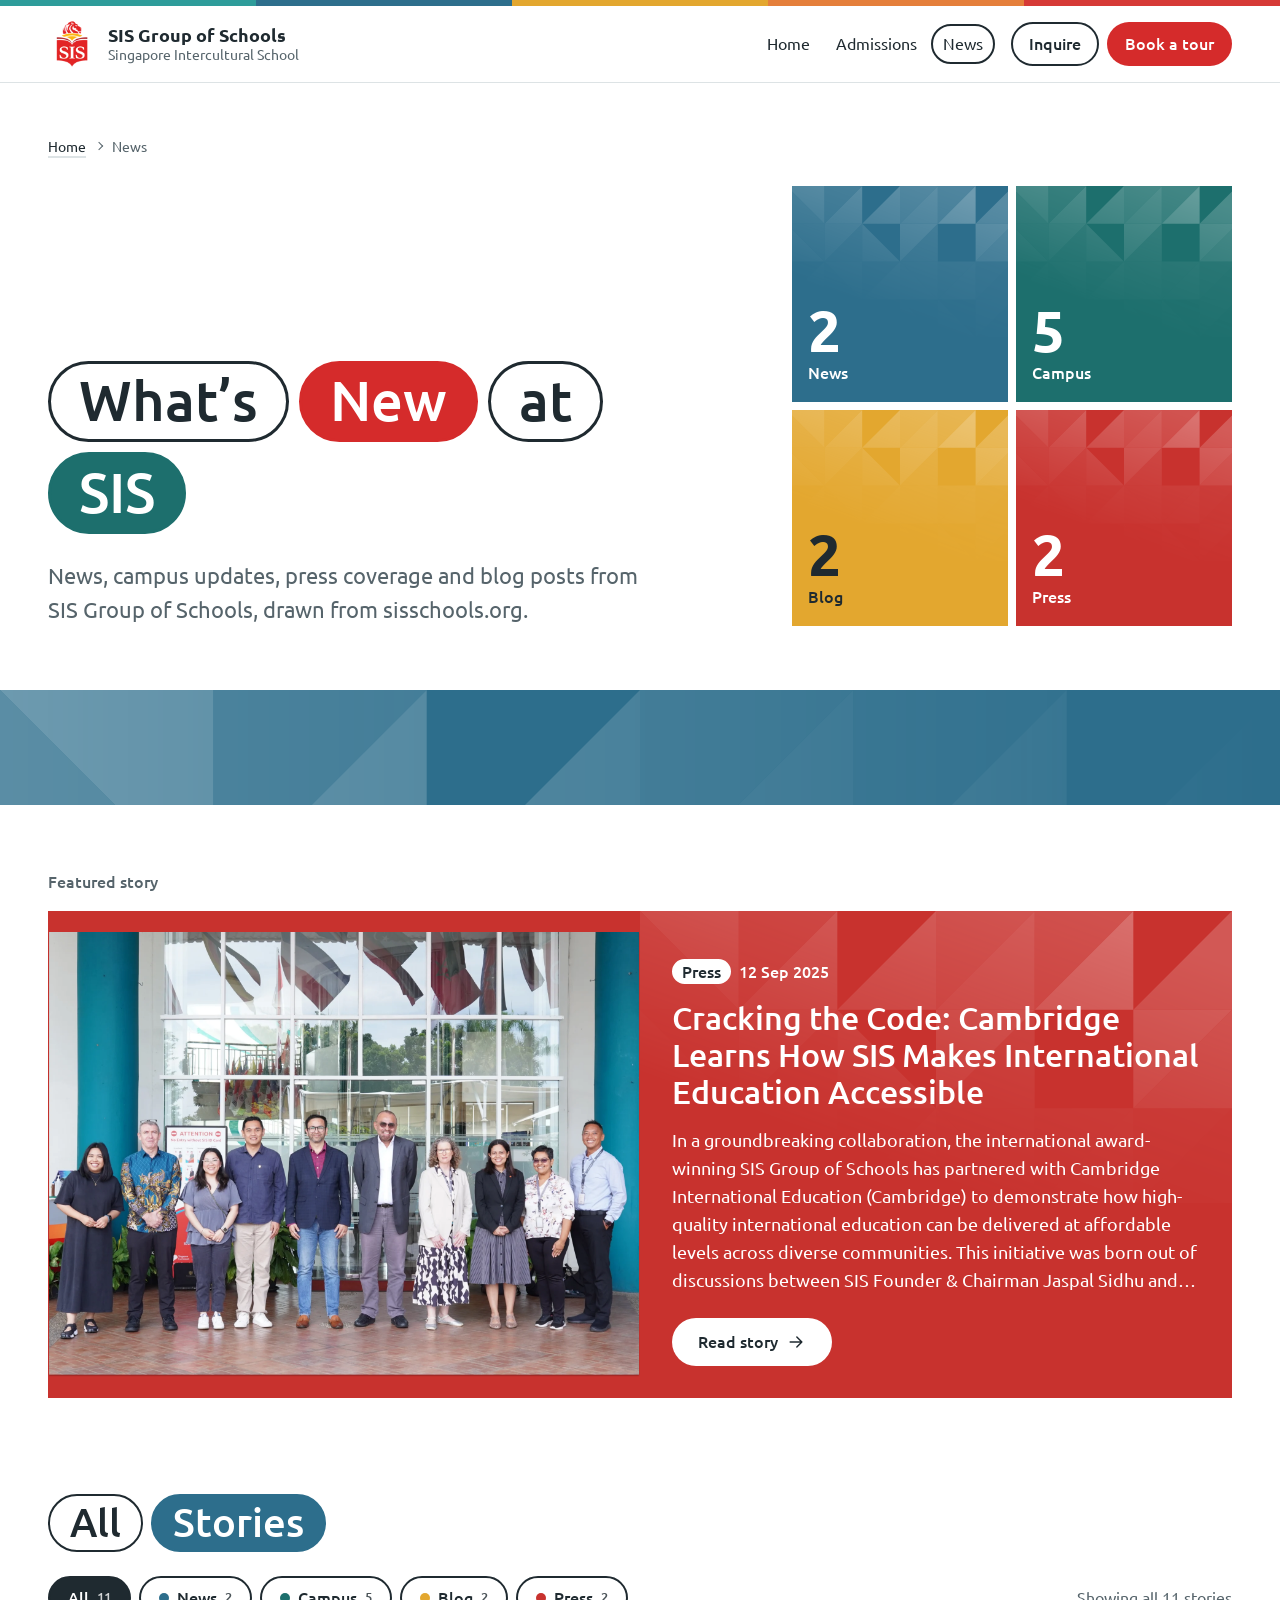
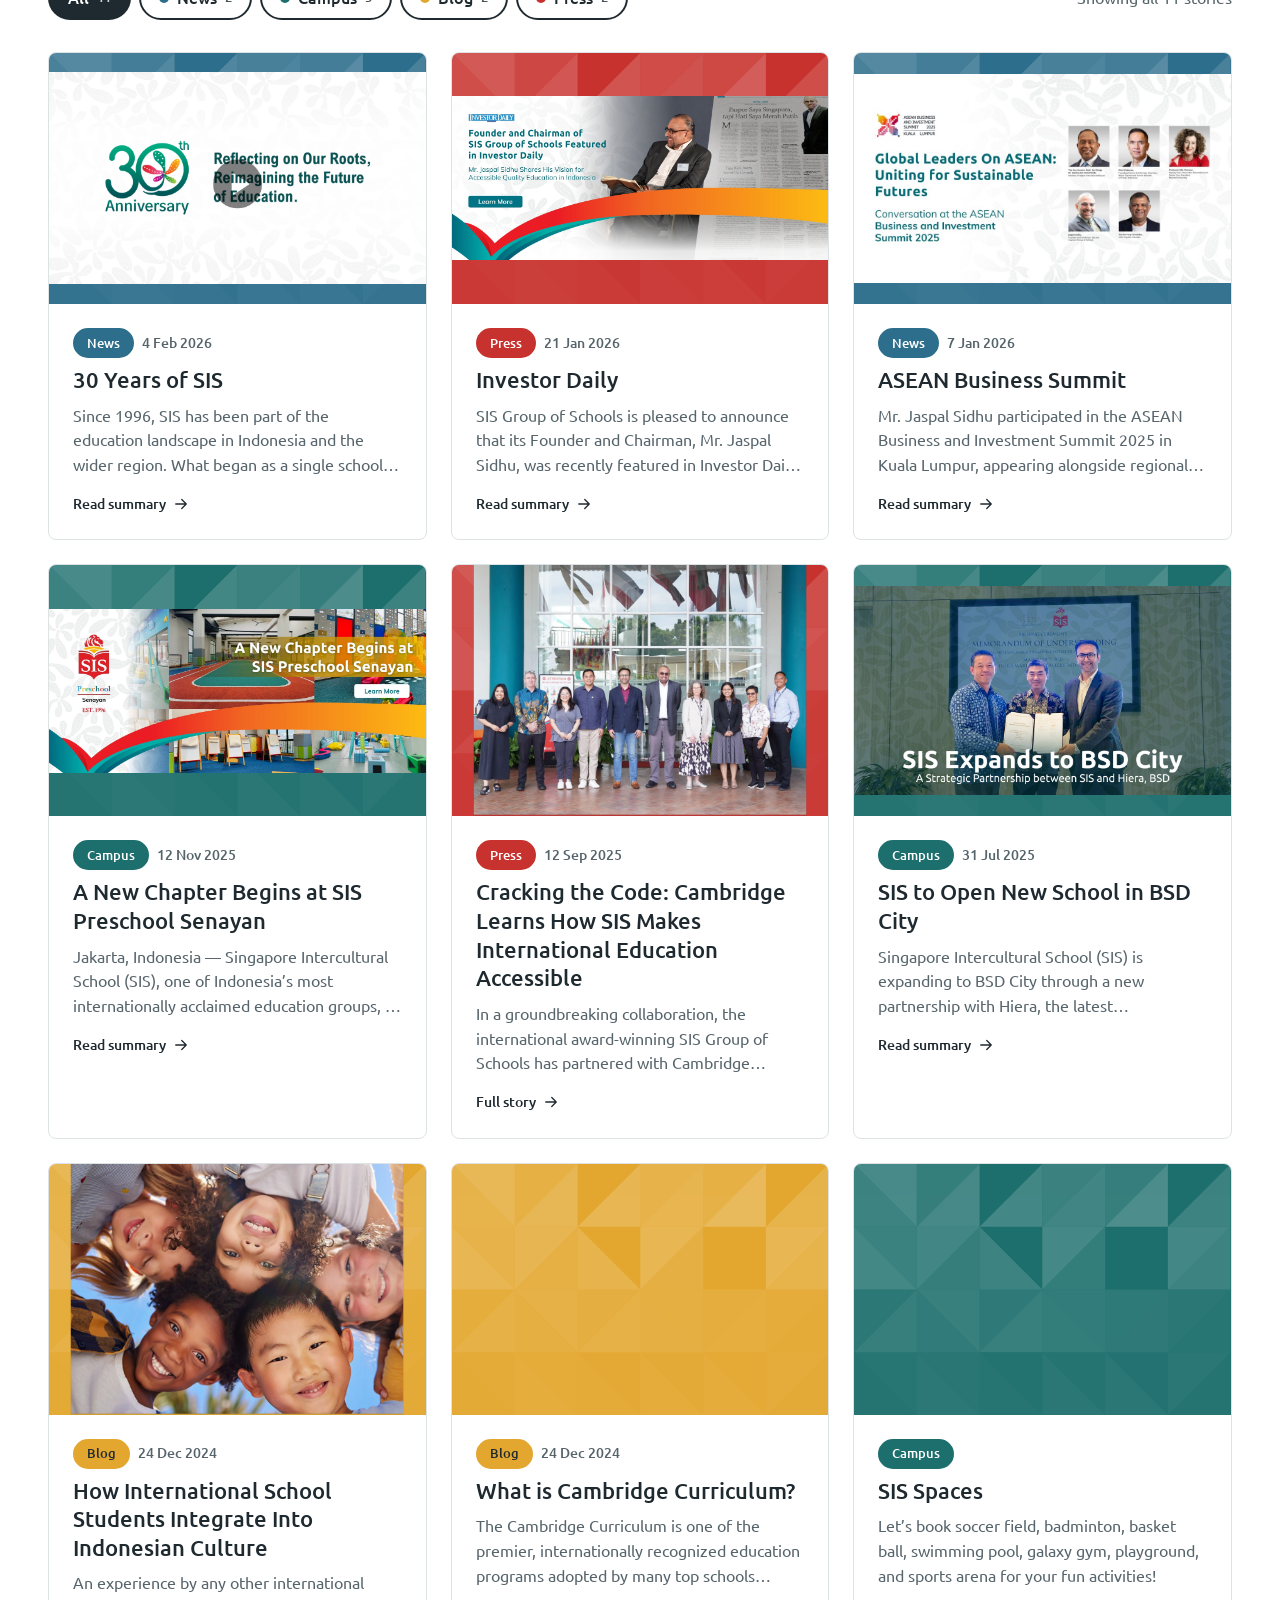
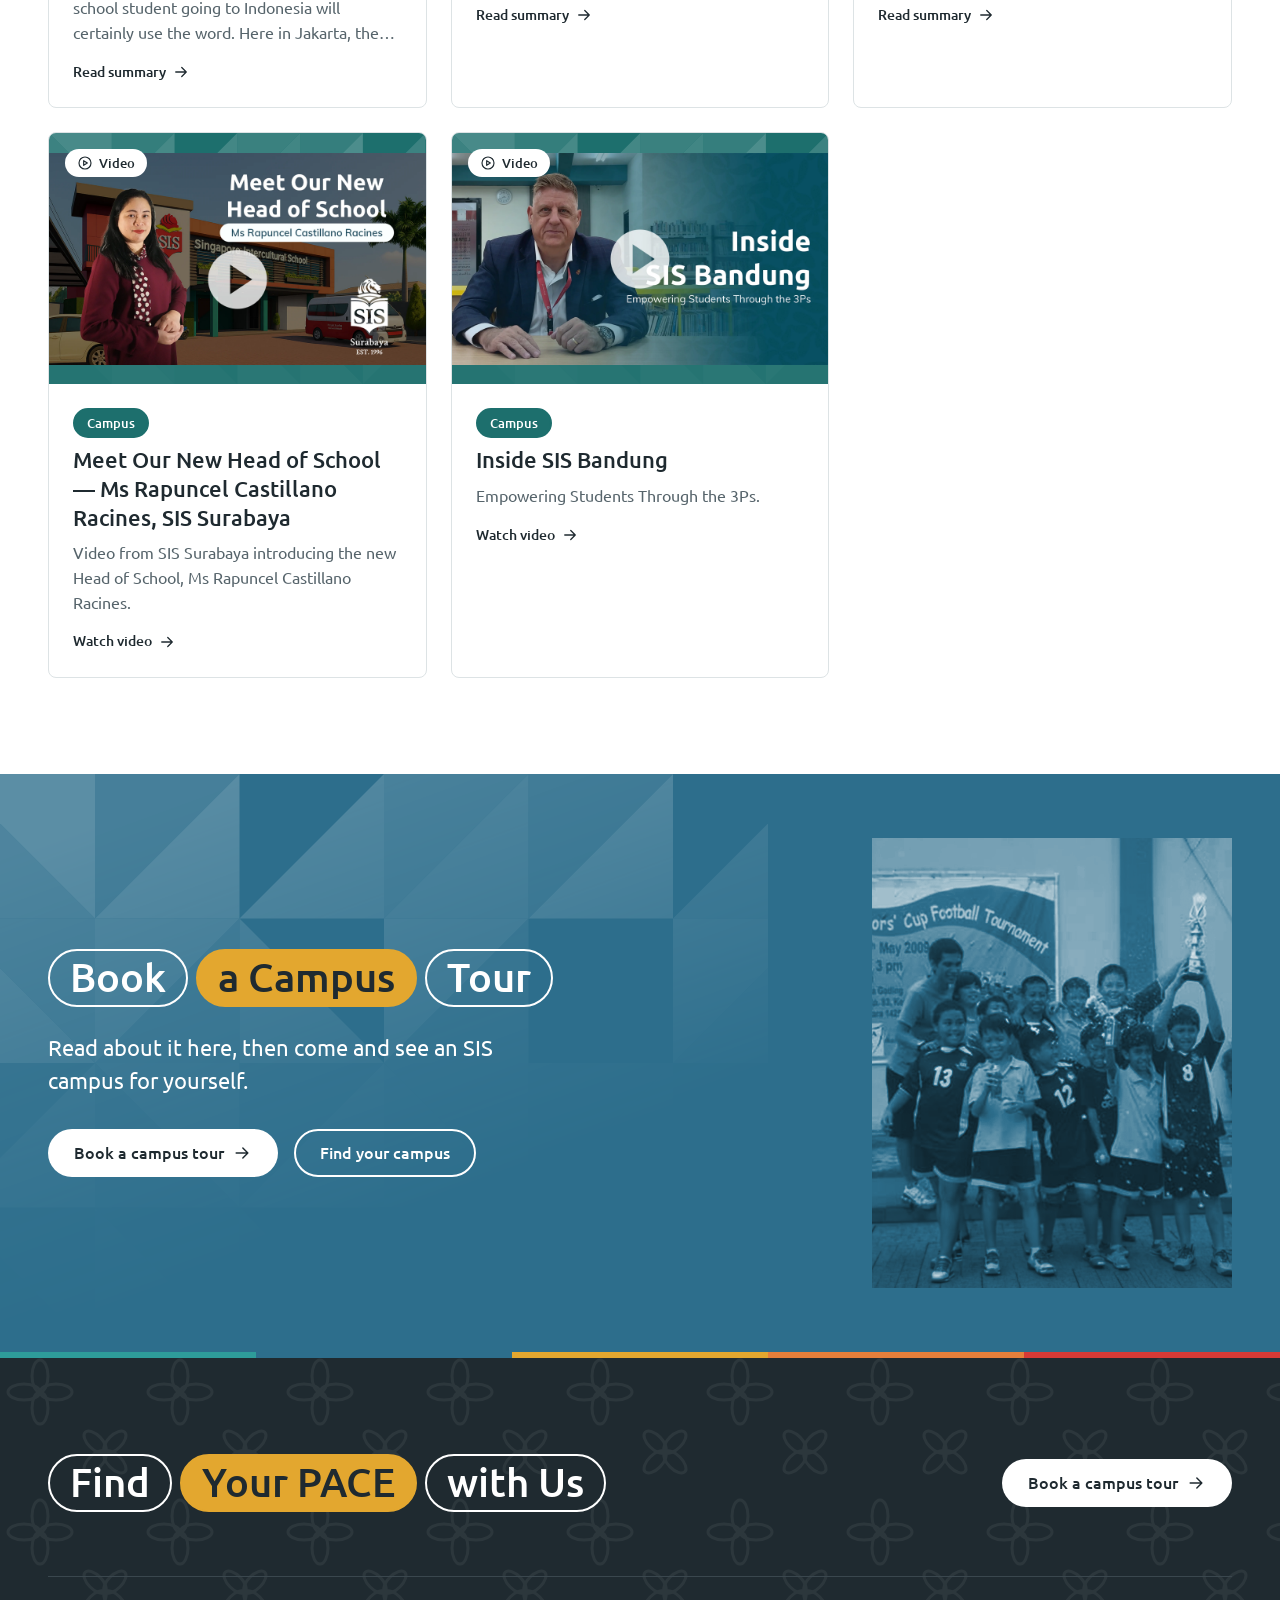
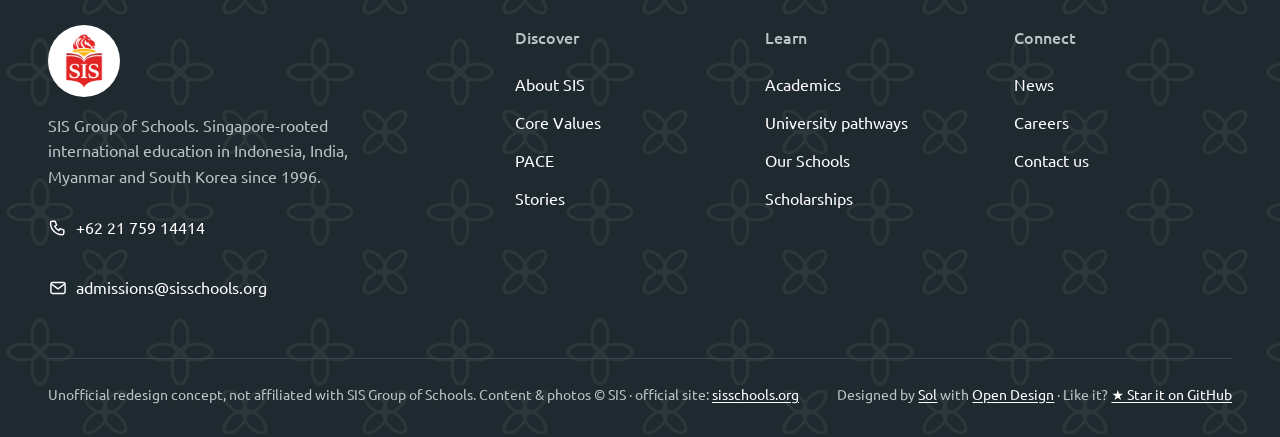
<file: news.html>
<!doctype html>
<html lang="en"><head>
<meta charset="utf-8">
<meta name="robots" content="noindex">
<meta name="viewport" content="width=device-width, initial-scale=1">
<title>News · SIS Group of Schools</title>
<meta name="description" content="News, campus updates, press coverage and blog posts from SIS Group of Schools.">
<link rel="preconnect" href="https://fonts.googleapis.com">
<link rel="preconnect" href="https://fonts.gstatic.com" crossorigin="">
<link href="https://fonts.googleapis.com/css2?family=Ubuntu:wght@300;400;500;700&amp;display=swap" rel="stylesheet">
<link rel="stylesheet" href="assets/sis.css">
<style>
/* news.html: page-only styles, built on sis.css tokens (no new colours or fonts) */

/* hero: pill headline + square category tiles */
.news-hero .page-hero-split { align-items: end; }
.cat-tiles { list-style: none; margin: 0; padding: 0; display: grid; grid-template-columns: repeat(2, minmax(0, 1fr)); gap: var(--s-2); width: 100%; max-width: 440px; justify-self: end; }
.tile { position: relative; overflow: hidden; aspect-ratio: 1 / 1; display: grid; align-content: end; padding: var(--s-3); background: var(--c-fill); color: var(--c-on-fill); text-decoration: none;
  transition: transform var(--dur-in) var(--ease-out); }
.tile .facets { position: absolute; top: 0; right: 0; width: 100%; height: 70%; color: #fff; opacity: .32; pointer-events: none; transition: transform var(--dur-lg) var(--ease-out);
  -webkit-mask-image: linear-gradient(200deg, #000 10%, transparent 75%); mask-image: linear-gradient(200deg, #000 10%, transparent 75%); }
.tile-n { position: relative; font-size: clamp(40px, 3vw + 20px, 72px); font-weight: 700; line-height: .9; letter-spacing: -.02em; }
.tile-l { position: relative; margin-top: var(--s-1); font-size: var(--fs-16); font-weight: 500; }
@media (hover: hover) { .tile:hover { transform: translateY(-4px); } .tile:hover .facets { transform: translateY(6px); } }
@media (max-width: 960px) { .cat-tiles { grid-template-columns: repeat(4, minmax(0, 1fr)); max-width: none; justify-self: stretch; } }
@media (max-width: 560px) { .cat-tiles { grid-template-columns: repeat(2, minmax(0, 1fr)); } .tile { aspect-ratio: 3 / 2; } .tile-n { font-size: 40px; } }

/* featured: split poster, full-frame photo + colour block */
.feat { padding-block: var(--s-7) 0; }
.feat-label { margin: 0 0 var(--s-3); font-size: var(--fs-16); font-weight: 500; color: var(--muted); }
.poster { position: relative; display: grid; grid-template-columns: repeat(2, minmax(0, 1fr)); background: var(--c-fill); color: var(--c-on-fill); overflow: hidden; }
.poster-media { position: relative; margin: 0; display: grid; align-content: center; }
.poster-media img { display: block; }
.poster-body { position: relative; display: flex; flex-direction: column; justify-content: flex-end; gap: var(--s-3); padding: var(--s-6) var(--s-5) var(--s-5); min-width: 0; }
.poster-body .facets { position: absolute; top: 0; right: 0; width: 100%; height: 60%; color: #fff; opacity: .3; pointer-events: none;
  -webkit-mask-image: linear-gradient(200deg, #000 10%, transparent 75%); mask-image: linear-gradient(200deg, #000 10%, transparent 75%); }
.poster-body > :not(.facets) { position: relative; }
.poster-tags { --pg: 8px; font-size: var(--fs-16); }
.pill.on { background: transparent; color: inherit; border-color: currentColor; }
.pill.on.solid { background: var(--white); border-color: var(--white); color: var(--ink); }
.poster-date { font-size: var(--fs-16); font-weight: 500; }
.poster-title { margin: 0; font-size: clamp(26px, 1.4vw + 14px, 40px); font-weight: 500; line-height: 1.15; }
.poster-title a { text-decoration: none; }
@media (hover: hover) { .poster-title a:hover { text-decoration: underline; text-underline-offset: 5px; text-decoration-thickness: 2px; } }
.poster-text { margin: 0; font-size: var(--fs-18); line-height: 1.55; display: -webkit-box; -webkit-box-orient: vertical; -webkit-line-clamp: 6; overflow: hidden; }
.poster-cta { margin-top: var(--s-2); align-self: flex-start; }
.poster .btn-white:focus-visible { outline-color: #fff; }
.poster:is([data-c="integrity"], [data-c="compassion"]) .btn-white:focus-visible { outline-color: var(--ink); }
@media (max-width: 960px) { .poster { grid-template-columns: 1fr; } .poster-body { padding: var(--s-5) var(--s-4) var(--s-4); } }

/* stories grid + filter */
.stories-head { display: grid; gap: var(--s-4); margin-bottom: var(--s-5); }
.stories-head h2 { margin: 0; }
.filter-bar { display: flex; flex-wrap: wrap; align-items: center; justify-content: space-between; gap: var(--s-3) var(--s-4); }
.fbtn .dot { width: 10px; height: 10px; border-radius: 50%; background: var(--c-fill); flex: none; }
.fbtn[aria-pressed="true"] .dot { box-shadow: 0 0 0 2px #fff; }
.result-count { margin: 0; font-size: var(--fs-16); color: var(--muted); }
.cards > [hidden] { display: none !important; }

/* news cards: full-frame photo inside a faceted colour frame */
.news-card .card-media { aspect-ratio: 3 / 2; background: var(--c-fill); }
.news-card .card-media .facets { position: absolute; inset: 0; width: 100%; height: 100%; color: #fff; opacity: .22; pointer-events: none; }
.news-card .card-media img { position: absolute; inset: 0; width: 100%; height: 100%; object-fit: contain; }
.news-card .card-tag { background: var(--white); color: var(--ink); gap: 6px; z-index: 1; }
.news-card .card-tag .icon { width: 16px; height: 16px; }
.news-card .chip { min-height: 30px; padding: 0 12px; font-size: 13px; }
.news-card .card-kicker time { color: var(--muted); }
.news-card .go { display: inline-flex; align-items: center; gap: 6px; color: var(--ink); font-weight: 500; }
.news-card .go .icon { width: 18px; height: 18px; transition: transform var(--dur-in) var(--ease-out); }
@media (hover: hover) { .news-card:hover .go .icon { transform: translateX(4px); } }

/* bottom CTA band */
.cta-band { position: relative; overflow: hidden; background: var(--c-fill); color: var(--c-on-fill); }
.cta-band > .facets { position: absolute; top: 0; left: 0; width: 60%; height: 100%; color: #fff; opacity: .25; pointer-events: none;
  -webkit-mask-image: linear-gradient(160deg, #000 10%, transparent 70%); mask-image: linear-gradient(160deg, #000 10%, transparent 70%); }
.cta-grid { position: relative; display: grid; grid-template-columns: minmax(0, 7fr) minmax(0, 5fr); gap: var(--s-6); align-items: center; padding-block: var(--s-7); }
.cta-band h2 { margin: 0; }
.cta-band .pill.o { background: transparent; color: inherit; border-color: currentColor; }
.cta-band p { margin: var(--s-4) 0 0; font-size: var(--fs-22); line-height: 1.5; max-width: 40ch; }
.cta-actions { margin-top: var(--s-5); --od-gap: var(--s-3); }
.btn-ghost { background: transparent; color: inherit; border-color: currentColor; }
@media (hover: hover) { .btn-ghost:hover { background: var(--white); color: var(--ink); border-color: var(--white); } }
.cta-band .btn:focus-visible { outline-color: #fff; }
.cta-photo { margin: 0; width: 100%; max-width: 360px; justify-self: end; }
@media (max-width: 960px) { .cta-grid { grid-template-columns: 1fr; } .cta-photo { display: none; } }
@media (max-width: 560px) { .cta-band p { font-size: var(--fs-18); } }

.noscript-note { padding: var(--s-5) 0; }
</style>
</head>
<body class="no-js" data-page="news">
<!-- ============ 1. SKIP LINK ============ -->
<a class="skip" href="#main">Skip to content</a>

<!-- ============ 2. SVG DEFS + SPRITE: duotone filters, #facets mosaic, icons (one outlined 1.75-stroke family) ============ -->
<svg width="0" height="0" style="position:absolute" aria-hidden="true" focusable="false">
  <defs>
    <filter id="duo-fairness" color-interpolation-filters="sRGB"><feColorMatrix type="matrix" values=".3 .59 .11 0 0 .3 .59 .11 0 0 .3 .59 .11 0 0 0 0 0 1 0"></feColorMatrix><feComponentTransfer><feFuncR type="table" tableValues="0.051 0.180 0.918"></feFuncR><feFuncG type="table" tableValues="0.171 0.612 0.961"></feFuncG><feFuncB type="table" tableValues="0.169 0.604 0.960"></feFuncB></feComponentTransfer></filter>
    <filter id="duo-respect" color-interpolation-filters="sRGB"><feColorMatrix type="matrix" values=".3 .59 .11 0 0 .3 .59 .11 0 0 .3 .59 .11 0 0 0 0 0 1 0"></feColorMatrix><feComponentTransfer><feFuncR type="table" tableValues="0.049 0.176 0.918"></feFuncR><feFuncG type="table" tableValues="0.121 0.431 0.943"></feFuncG><feFuncB type="table" tableValues="0.154 0.549 0.955"></feFuncB></feComponentTransfer></filter>
    <filter id="duo-integrity" color-interpolation-filters="sRGB"><feColorMatrix type="matrix" values=".3 .59 .11 0 0 .3 .59 .11 0 0 .3 .59 .11 0 0 0 0 0 1 0"></feColorMatrix><feComponentTransfer><feFuncR type="table" tableValues="0.249 0.890 0.989"></feFuncR><feFuncG type="table" tableValues="0.183 0.655 0.965"></feFuncG><feFuncB type="table" tableValues="0.052 0.184 0.918"></feFuncB></feComponentTransfer></filter>
    <filter id="duo-compassion" color-interpolation-filters="sRGB"><feColorMatrix type="matrix" values=".3 .59 .11 0 0 .3 .59 .11 0 0 .3 .59 .11 0 0 0 0 0 1 0"></feColorMatrix><feComponentTransfer><feFuncR type="table" tableValues="0.251 0.898 0.990"></feFuncR><feFuncG type="table" tableValues="0.139 0.498 0.950"></feFuncG><feFuncB type="table" tableValues="0.065 0.231 0.923"></feFuncB></feComponentTransfer></filter>
    <filter id="duo-courage" color-interpolation-filters="sRGB"><feColorMatrix type="matrix" values=".3 .59 .11 0 0 .3 .59 .11 0 0 .3 .59 .11 0 0 0 0 0 1 0"></feColorMatrix><feComponentTransfer><feFuncR type="table" tableValues="0.235 0.839 0.984"></feFuncR><feFuncG type="table" tableValues="0.064 0.227 0.923"></feFuncG><feFuncB type="table" tableValues="0.059 0.212 0.921"></feFuncB></feComponentTransfer></filter>
  </defs>
  <symbol id="facets" viewBox="0 0 240 160" preserveAspectRatio="xMidYMin slice">
    <polygon points="0,0 40,0 40,40" fill="currentColor" fill-opacity="0.87"></polygon>
    <polygon points="0,0 40,40 0,40" fill="currentColor" fill-opacity="0.62"></polygon>
    <polygon points="40,0 80,0 40,40" fill="currentColor" fill-opacity="0.48"></polygon>
    <polygon points="80,0 80,40 40,40" fill="currentColor" fill-opacity="0.83"></polygon>
    <polygon points="120,0 120,40 80,40" fill="currentColor" fill-opacity="0.77"></polygon>
    <polygon points="120,0 160,0 120,40" fill="currentColor" fill-opacity="0.59"></polygon>
    <polygon points="160,0 160,40 120,40" fill="currentColor" fill-opacity="0.73"></polygon>
    <polygon points="160,0 200,0 160,40" fill="currentColor" fill-opacity="0.50"></polygon>
    <polygon points="200,0 200,40 160,40" fill="currentColor" fill-opacity="0.96"></polygon>
    <polygon points="240,0 240,40 200,40" fill="currentColor" fill-opacity="0.62"></polygon>
    <polygon points="0,40 40,40 40,80" fill="currentColor" fill-opacity="0.59"></polygon>
    <polygon points="0,40 40,80 0,80" fill="currentColor" fill-opacity="0.78"></polygon>
    <polygon points="40,40 80,40 40,80" fill="currentColor" fill-opacity="0.74"></polygon>
    <polygon points="80,40 80,80 40,80" fill="currentColor" fill-opacity="0.48"></polygon>
    <polygon points="80,40 120,80 80,80" fill="currentColor" fill-opacity="0.65"></polygon>
    <polygon points="120,40 160,40 120,80" fill="currentColor" fill-opacity="0.79"></polygon>
    <polygon points="160,40 160,80 120,80" fill="currentColor" fill-opacity="0.44"></polygon>
    <polygon points="200,40 240,40 200,80" fill="currentColor" fill-opacity="0.77"></polygon>
    <polygon points="240,40 240,80 200,80" fill="currentColor" fill-opacity="0.62"></polygon>
    <polygon points="0,80 40,80 0,120" fill="currentColor" fill-opacity="0.29"></polygon>
    <polygon points="40,80 40,120 0,120" fill="currentColor" fill-opacity="0.51"></polygon>
    <polygon points="40,80 80,80 80,120" fill="currentColor" fill-opacity="0.52"></polygon>
    <polygon points="40,80 80,120 40,120" fill="currentColor" fill-opacity="0.40"></polygon>
    <polygon points="80,80 120,80 80,120" fill="currentColor" fill-opacity="0.37"></polygon>
    <polygon points="120,80 120,120 80,120" fill="currentColor" fill-opacity="0.52"></polygon>
    <polygon points="120,80 160,80 160,120" fill="currentColor" fill-opacity="0.42"></polygon>
    <polygon points="120,80 160,120 120,120" fill="currentColor" fill-opacity="0.44"></polygon>
    <polygon points="160,80 200,80 160,120" fill="currentColor" fill-opacity="0.34"></polygon>
    <polygon points="200,80 200,120 160,120" fill="currentColor" fill-opacity="0.36"></polygon>
    <polygon points="200,80 240,80 200,120" fill="currentColor" fill-opacity="0.27"></polygon>
    <polygon points="240,80 240,120 200,120" fill="currentColor" fill-opacity="0.23"></polygon>
    <polygon points="0,120 40,120 40,160" fill="currentColor" fill-opacity="0.22"></polygon>
    <polygon points="0,120 40,160 0,160" fill="currentColor" fill-opacity="0.17"></polygon>
    <polygon points="40,120 80,120 80,160" fill="currentColor" fill-opacity="0.24"></polygon>
    <polygon points="40,120 80,160 40,160" fill="currentColor" fill-opacity="0.29"></polygon>
    <polygon points="80,120 120,120 120,160" fill="currentColor" fill-opacity="0.13"></polygon>
    <polygon points="80,120 120,160 80,160" fill="currentColor" fill-opacity="0.21"></polygon>
    <polygon points="120,120 160,120 160,160" fill="currentColor" fill-opacity="0.18"></polygon>
    <polygon points="120,120 160,160 120,160" fill="currentColor" fill-opacity="0.26"></polygon>
    <polygon points="160,120 200,120 200,160" fill="currentColor" fill-opacity="0.15"></polygon>
    <polygon points="160,120 200,160 160,160" fill="currentColor" fill-opacity="0.27"></polygon>
    <polygon points="200,120 240,120 200,160" fill="currentColor" fill-opacity="0.26"></polygon>
    <polygon points="240,120 240,160 200,160" fill="currentColor" fill-opacity="0.18"></polygon>
  </symbol>
  <symbol id="i-arrow" viewBox="0 0 24 24"><path d="M5 12h14M13 6l6 6-6 6"></path></symbol>
  <symbol id="i-left" viewBox="0 0 24 24"><path d="M19 12H5M11 6l-6 6 6 6"></path></symbol>
  <symbol id="i-menu" viewBox="0 0 24 24"><path d="M4 7h16M4 12h16M4 17h16"></path></symbol>
  <symbol id="i-close" viewBox="0 0 24 24"><path d="M6 6l12 12M18 6L6 18"></path></symbol>
  <symbol id="i-plus" viewBox="0 0 24 24"><path d="M12 5v14M5 12h14"></path></symbol>
  <symbol id="i-search" viewBox="0 0 24 24"><circle cx="11" cy="11" r="6.5"></circle><path d="M20 20l-4.2-4.2"></path></symbol>
  <symbol id="i-play" viewBox="0 0 24 24"><circle cx="12" cy="12" r="9"></circle><path d="M10 8.5l5.5 3.5-5.5 3.5z"></path></symbol>
  <symbol id="i-alert" viewBox="0 0 24 24"><circle cx="12" cy="12" r="9"></circle><path d="M12 7.5v5.5M12 16.5v.01"></path></symbol>
  <symbol id="i-check" viewBox="0 0 24 24"><path d="M5 12.5l4.5 4.5L19 7.5"></path></symbol>
  <symbol id="i-phone" viewBox="0 0 24 24"><path d="M5 4h3.5l1.8 4.5-2.3 1.4a11 11 0 005.1 5.1l1.4-2.3L19 14.5V18a2 2 0 01-2 2A14 14 0 013 6a2 2 0 012-2z"></path></symbol>
  <symbol id="i-pin" viewBox="0 0 24 24"><path d="M12 21s-6.5-6-6.5-11a6.5 6.5 0 0113 0c0 5-6.5 11-6.5 11z"></path><circle cx="12" cy="10" r="2.3"></circle></symbol>
  <symbol id="i-mail" viewBox="0 0 24 24"><rect x="3.5" y="5.5" width="17" height="13" rx="2"></rect><path d="M4.5 7.5l7.5 5.5 7.5-5.5"></path></symbol>
  <symbol id="i-calendar" viewBox="0 0 24 24"><rect x="4" y="5.5" width="16" height="14.5" rx="2"></rect><path d="M4 10h16M8.5 3.5v4M15.5 3.5v4"></path></symbol>
  <symbol id="i-briefcase" viewBox="0 0 24 24"><rect x="3.5" y="7.5" width="17" height="12" rx="2"></rect><path d="M9 7.5v-2A1.5 1.5 0 0110.5 4h3A1.5 1.5 0 0115 5.5v2M3.5 12.5h17M10.5 12.5v1.5h3v-1.5"></path></symbol>
  <symbol id="i-quote" viewBox="0 0 24 24"><path d="M9.5 7.5A3.5 3.5 0 006 11v5.5h4.5V12H6M18 7.5a3.5 3.5 0 00-3.5 3.5v5.5H19V12h-4.5"></path></symbol>
</svg>
<!-- ============ /SVG DEFS ============ -->

<!-- ============ 3. HEADER ============ -->
<header class="site-header" id="top">
  <div class="stripe" aria-hidden="true"><span></span><span></span><span></span><span></span><span></span></div>
  <div class="wrap od-row bar">
    <a class="brand od-row od-fixed" href="index.html" aria-label="SIS Group of Schools, home">
      <img src="assets/SIS-Logo-Website.png" width="150" height="150" alt="">
      <span class="od-stack" style="--od-gap:0">
        <span class="brand-name">SIS Group of Schools</span>
        <span class="brand-sub">Singapore Intercultural School</span>
      </span>
    </a>
    <span class="od-fill" aria-hidden="true"></span>
    <nav class="nav od-row" aria-label="Primary">
      <a href="index.html" data-nav="home">Home</a>
      <a href="admissions.html" data-nav="admissions">Admissions</a>
      <a href="news.html" data-nav="news">News</a>
    </nav>
    <div class="header-cta od-row od-fixed">
      <a class="btn btn-outline" href="contact.html">Inquire</a>
      <a class="btn btn-primary" href="admissions.html#admissions">Book a tour</a>
      <button class="menu-btn" type="button" aria-label="Open menu" aria-expanded="false" aria-controls="drawer"><svg class="icon" aria-hidden="true"><use href="#i-menu"></use></svg></button>
    </div>
  </div>
</header>
<!-- ============ /HEADER ============ -->

<!-- ============ 4. DRAWER (mobile menu, below 1240px) ============ -->
<div class="drawer" id="drawer" role="dialog" aria-modal="true" aria-label="Menu" hidden>
  <button class="drawer-scrim" type="button" tabindex="-1" aria-label="Close menu"></button>
  <div class="drawer-panel">
    <div class="stripe" aria-hidden="true"><span></span><span></span><span></span><span></span><span></span></div>
    <div class="drawer-body">
      <div class="od-row">
        <span class="brand-name od-fill">Menu</span>
        <button class="icon-btn" type="button" data-close aria-label="Close menu"><svg class="icon" aria-hidden="true"><use href="#i-close"></use></svg></button>
      </div>
      <nav aria-label="Mobile">
        <a href="index.html" data-nav="home">Home</a>
        <a href="news.html" data-nav="news">News</a>
        <a href="admissions.html#admissions" data-nav="admissions">Admissions</a>
        <div class="drawer-sub">
          <a href="stories.html" data-nav="stories">Stories</a>
          <a href="scholarships.html" data-nav="scholarships">Scholarships</a>
          <a href="careers.html" data-nav="careers">Careers</a>
          <a href="contact.html" data-nav="contact">Contact</a>
        </div>
      </nav>
      <div class="od-stack" style="--od-gap:12px">
        <a class="btn btn-primary" href="admissions.html#admissions">Book a campus tour</a>
        <a class="btn btn-outline" href="contact.html">Make an inquiry</a>
      </div>
    </div>
  </div>
</div>
<!-- ============ /DRAWER ============ -->

<main id="main">
  <section class="page-hero news-hero" data-c="respect" aria-labelledby="news-title">
    <div class="wrap page-hero-inner">
      <nav class="crumbs" aria-label="Breadcrumb"><ol><li><a href="index.html">Home</a></li><li><a aria-current="page">News</a></li></ol></nav>
      <div class="page-hero-split">
        <div class="od-stack" style="--od-gap:var(--s-4)">
          <h1 id="news-title" class="h-pills pills reveal">
            <span class="pill o">What’s</span>
            <span class="pill f red">New</span>
            <span class="pill o">at</span>
            <span class="pill f fair">SIS</span>
          </h1>
          <p class="page-intro reveal" style="--d:1">News, campus updates, press coverage and blog posts from SIS Group of Schools, drawn from sisschools.org.</p>
        </div>
        <ul class="cat-tiles reveal" style="--d:2" id="cat-tiles" aria-label="Stories by category"></ul>
      </div>
    </div>
    <div class="facet-band" aria-hidden="true"><svg class="facets"><use href="#facets"></use></svg></div>
  </section>

  <noscript><div class="wrap noscript-note"><p>This page lists stories with JavaScript. You can read every post on <a href="https://sisschools.org/blog/">sisschools.org/blog</a>.</p></div></noscript>

  <section class="feat" id="featured" aria-labelledby="feat-title" hidden>
    <div class="wrap">
      <p class="feat-label">Featured story</p>
      <div id="feat-slot"></div>
    </div>
  </section>

  <section class="section" id="stories" aria-labelledby="stories-title">
    <div class="wrap">
      <div class="stories-head">
        <h2 id="stories-title" class="h-sub pills reveal">
          <span class="pill o">All</span>
          <span class="pill f resp">Stories</span>
        </h2>
        <div class="filter-bar">
          <div class="filter od-cluster" id="filter" role="group" aria-label="Filter stories by category"></div>
          <p class="result-count" id="result-count" aria-live="polite"></p>
        </div>
      </div>
      <ul class="cards" id="news-grid"></ul>
      <div class="empty" id="news-empty" role="status">
        <b id="news-empty-title">No stories in this category yet</b>
        Try another category, or see every story.
        <div><button class="btn btn-outline" type="button" id="news-reset">Show all stories</button></div>
      </div>
    </div>
  </section>

  <section class="cta-band" data-c="respect" aria-labelledby="cta-title">
    <svg class="facets" aria-hidden="true"><use href="#facets"></use></svg>
    <div class="wrap cta-grid">
      <div>
        <h2 id="cta-title" class="h-sub pills">
          <span class="pill o">Book</span>
          <span class="pill f intg">a Campus</span>
          <span class="pill o">Tour</span>
        </h2>
        <p>Read about it here, then come and see an SIS campus for yourself.</p>
        <div class="cta-actions od-cluster">
          <a class="btn btn-white" href="admissions.html#admissions">Book a campus tour <svg class="icon" aria-hidden="true"><use href="#i-arrow"></use></svg></a>
          <a class="btn btn-ghost" href="index.html#campuses">Find your campus</a>
        </div>
      </div>
      <figure class="cta-photo" aria-hidden="true">
        <img class="od-media od-media-cover duo" style="--od-ratio:4/5" src="assets/j-2007-first-sis-olympics.webp" width="1080" height="1350" alt="" loading="lazy">
      </figure>
    </div>
  </section>
</main>

<!-- ============ 6. FOOTER ============ -->
<footer class="site-footer">
  <div class="stripe" aria-hidden="true"><span></span><span></span><span></span><span></span><span></span></div>
  <div class="petals-bg" aria-hidden="true"></div>
  <div class="wrap footer-inner">
    <div class="footer-cta">
      <p class="h-sub pills" style="margin:0">
        <span class="pill o">Find</span>
        <span class="pill f intg">Your PACE</span>
        <span class="pill o">with Us</span>
      </p>
      <a class="btn btn-white" href="admissions.html#admissions">Book a campus tour <svg class="icon" aria-hidden="true"><use href="#i-arrow"></use></svg></a>
    </div>
    <div class="footer-grid">
      <div class="footer-brand od-stack">
        <img class="crest" src="assets/SIS-Logo-Website.png" width="150" height="150" alt="SIS crest: a lion above an open book">
        <p>SIS Group of Schools. Singapore-rooted international education in Indonesia, India, Myanmar and South Korea since 1996.</p>
        <a class="od-row" href="tel:+622175914414" style="--od-gap:8px;text-decoration:none;min-height:44px"><svg class="icon" aria-hidden="true"><use href="#i-phone"></use></svg><span class="od-nowrap">+62 21 759 14414</span></a>
        <a class="od-row" href="mailto:admissions@sisschools.org" style="--od-gap:8px;text-decoration:none;min-height:44px"><svg class="icon" aria-hidden="true"><use href="#i-mail"></use></svg><span class="od-nowrap">admissions@sisschools.org</span></a>
      </div>
      <div><h4>Discover</h4><ul><li><a href="index.html#story">About SIS</a></li><li><a href="index.html#values">Core Values</a></li><li><a href="index.html#pace">PACE</a></li><li><a href="stories.html">Stories</a></li></ul></div>
      <div><h4>Learn</h4><ul><li><a href="index.html#academics">Academics</a></li><li><a href="index.html#university">University pathways</a></li><li><a href="index.html#campuses">Our Schools</a></li><li><a href="scholarships.html">Scholarships</a></li></ul></div>
      <div><h4>Connect</h4><ul><li><a href="news.html">News</a></li><li><a href="careers.html">Careers</a></li><li><a href="contact.html">Contact us</a></li></ul></div>
    </div>
    <div class="legal"><span>Unofficial redesign concept, not affiliated with SIS Group of Schools. Content &amp; photos © SIS · official site: <a href="https://sisschools.org/">sisschools.org</a></span><span>Designed by <a href="https://github.com/sol1560">Sol</a> with <a href="https://github.com/nexu-io/open-design">Open Design</a> · Like it? <a href="https://github.com/sol1560/sis-website-redesign">★ Star it on GitHub</a></span></div>
  </div>
</footer>
<!-- ============ /FOOTER ============ -->

<!-- ============ 7. TOAST (SIS.toast creates it if missing) ============ -->
<div class="toast" id="toast" role="status" aria-live="polite"><svg class="icon" aria-hidden="true"><use href="#i-check"></use></svg><span></span></div>
<!-- ============ /TOAST ============ -->

<script src="assets/data.js"></script>
<script src="assets/sis.js"></script>
<script>
(function () {
  'use strict';
  var S = window.SIS, D = window.SIS_DATA || {};
  if (!S) return;
  var esc = S.esc;
  var items = (D.news || []).slice();

  /* category -> FRICC scope. Dark fills (white text) for News/Campus/Press, integrity (ink text) for Blog. */
  var CAT_C = { News: 'respect', Campus: 'fairness', Blog: 'integrity', Press: 'courage' };
  var ORDER = ['News', 'Campus', 'Blog', 'Press'];
  var MONTHS = ['Jan', 'Feb', 'Mar', 'Apr', 'May', 'Jun', 'Jul', 'Aug', 'Sep', 'Oct', 'Nov', 'Dec'];

  function colour(cat) { return CAT_C[cat] || 'compassion'; }
  function key(cat) { return String(cat || '').toLowerCase().replace(/[^a-z0-9]+/g, '-'); }
  function fmt(d) {
    var m = /^(\d{4})-(\d{2})-(\d{2})$/.exec(d || '');
    return m ? (+m[3]) + ' ' + MONTHS[+m[2] - 1] + ' ' + m[1] : null;
  }
  function href(it) { return 'article.html?a=' + encodeURIComponent(it.slug); }
  function hasBody(it) { return !!((it.bodyBlocks && it.bodyBlocks.length) || (it.bodyParagraphs && it.bodyParagraphs.length)); }
  function byDate(a, b) {
    if (a.date && b.date) return a.date < b.date ? 1 : a.date > b.date ? -1 : 0;
    if (a.date) return -1;
    if (b.date) return 1;
    return 0;
  }
  function plural(n) { return n === 1 ? 'story' : 'stories'; }

  var sorted = items.slice().sort(byDate);

  /* categories from the data, in editorial order, then any extras */
  var cats = ORDER.filter(function (c) { return items.some(function (it) { return it.category === c; }); });
  items.forEach(function (it) { if (it.category && cats.indexOf(it.category) < 0) cats.push(it.category); });
  var counts = {};
  items.forEach(function (it) { counts[it.category] = (counts[it.category] || 0) + 1; });

  /* ---------- hero tiles ---------- */
  var tiles = S.$('#cat-tiles');
  if (tiles) {
    tiles.innerHTML = cats.map(function (c) {
      return '<li><a class="tile" data-c="' + colour(c) + '" href="#cat=' + key(c) + '" data-cat="' + key(c) + '">' +
        '<svg class="facets" aria-hidden="true"><use href="#facets"></use></svg>' +
        '<span class="tile-n">' + counts[c] + '</span><span class="tile-l">' + esc(c) + '<span class="sr-only"> ' + plural(counts[c]) + '</span></span></a></li>';
    }).join('');
    if (!cats.length) tiles.hidden = true;
  }

  /* ---------- featured poster ---------- */
  var feat = items.filter(function (it) { return it.featured; })[0] || sorted[0];
  var featSec = S.$('#featured'), featSlot = S.$('#feat-slot');
  if (feat && featSlot) {
    var fi = feat.image, fd = fmt(feat.date);
    featSlot.innerHTML =
      '<article class="poster reveal" data-c="' + colour(feat.category) + '">' +
        (fi ? '<figure class="poster-media"><img class="od-media" style="--od-ratio:' + fi.w + '/' + fi.h + '" src="' + esc(fi.src) + '" width="' + fi.w + '" height="' + fi.h + '" alt="' + esc(fi.alt || '') + '" fetchpriority="high"></figure>' : '') +
        '<div class="poster-body">' +
          '<svg class="facets" aria-hidden="true"><use href="#facets"></use></svg>' +
          '<p class="pills poster-tags"><span class="pill on solid">' + esc(feat.category) + '</span>' +
            (fd ? '<time class="poster-date" datetime="' + esc(feat.date) + '">' + fd + '</time>' : '') + '</p>' +
          '<h2 class="poster-title" id="feat-title"><a href="' + href(feat) + '">' + esc(feat.title) + '</a></h2>' +
          (feat.excerpt ? '<p class="poster-text">' + esc(feat.excerpt) + '</p>' : '') +
          '<a class="btn btn-white poster-cta" href="' + href(feat) + '" aria-describedby="feat-title">Read story <svg class="icon" aria-hidden="true"><use href="#i-arrow"></use></svg></a>' +
        '</div>' +
      '</article>';
    featSec.hidden = false;
  }

  /* ---------- filter buttons ---------- */
  var filter = S.$('#filter');
  if (filter) {
    filter.innerHTML = '<button class="fbtn" type="button" data-cat="all" aria-pressed="true">All <span class="count">' + items.length + '</span></button>' +
      cats.map(function (c) {
        return '<button class="fbtn" type="button" data-cat="' + key(c) + '" aria-pressed="false"><i class="dot" data-c="' + colour(c) + '" aria-hidden="true"></i>' + esc(c) + ' <span class="count">' + counts[c] + '</span></button>';
      }).join('');
  }

  /* ---------- card grid ---------- */
  function card(it, i) {
    var img = it.image, d = fmt(it.date);
    var kind = hasBody(it) ? 'Full story' : (it.videoUrl ? 'Watch video' : 'Read summary');
    return '<li class="card news-card reveal" data-c="' + colour(it.category) + '" data-cat="' + key(it.category) + '" style="--d:' + (i % 3) + '">' +
      '<div class="card-media">' +
        '<svg class="facets" aria-hidden="true"><use href="#facets"></use></svg>' +
        (img ? '<img src="' + esc(img.src) + '" width="' + img.w + '" height="' + img.h + '" alt="' + esc(img.alt || '') + '" loading="lazy" decoding="async">' : '') +
        (it.videoUrl ? '<span class="card-tag"><svg class="icon" aria-hidden="true"><use href="#i-play"></use></svg>Video</span>' : '') +
      '</div>' +
      '<div class="card-body">' +
        '<p class="card-kicker" style="margin:0"><span class="chip f">' + esc(it.category) + '</span>' +
          (d ? '<time datetime="' + esc(it.date) + '">' + d + '</time>' : '') + '</p>' +
        '<h3 class="card-title"><a class="card-link" href="' + href(it) + '">' + esc(it.title) + '</a></h3>' +
        (it.excerpt ? '<p class="card-text od-clamp-3">' + esc(it.excerpt) + '</p>' : '') +
        '<p class="card-meta" style="margin-bottom:0"><span class="go">' + kind + ' <svg class="icon" aria-hidden="true"><use href="#i-arrow"></use></svg></span></p>' +
      '</div>' +
    '</li>';
  }

  var grid = S.$('#news-grid'), empty = S.$('#news-empty'), countEl = S.$('#result-count');
  if (grid) grid.innerHTML = sorted.map(card).join('');
  var cardEls = S.$$('.news-card', grid || document);

  function labelFor(k) {
    for (var i = 0; i < cats.length; i++) if (key(cats[i]) === k) return cats[i];
    return k.charAt(0).toUpperCase() + k.slice(1);
  }

  function apply(k, opts) {
    opts = opts || {};
    k = k || 'all';
    S.$$('.fbtn', filter || document).forEach(function (b) { b.setAttribute('aria-pressed', b.getAttribute('data-cat') === k ? 'true' : 'false'); });
    var n = 0;
    cardEls.forEach(function (li) {
      var show = k === 'all' || li.getAttribute('data-cat') === k;
      li.hidden = !show;
      if (show) n++;
    });
    var label = labelFor(k);
    if (countEl) countEl.textContent = k === 'all'
      ? 'Showing all ' + n + ' ' + plural(n)
      : 'Showing ' + n + ' ' + label + ' ' + plural(n);
    if (grid) grid.hidden = n === 0;
    if (empty) {
      empty.classList.toggle('show', n === 0);
      var t = S.$('#news-empty-title');
      if (t) t.textContent = 'No ' + label + ' stories yet';
    }
    if (opts.url) {
      var base = location.pathname + location.search;
      try { history.replaceState(null, '', k === 'all' ? base : base + '#cat=' + k); } catch (e) {}
    }
    if (opts.scroll) {
      var sec = S.$('#stories');
      if (sec) sec.scrollIntoView({ behavior: S.reduce ? 'auto' : 'smooth', block: 'start' });
    }
    S.observeReveal(grid);
  }

  function fromHash() {
    var m = /^#cat=([a-z0-9-]+)$/i.exec(location.hash || '');
    return m ? m[1].toLowerCase() : null;
  }

  if (filter) filter.addEventListener('click', function (e) {
    var b = e.target.closest('.fbtn');
    if (b) apply(b.getAttribute('data-cat'), { url: true });
  });
  if (tiles) tiles.addEventListener('click', function (e) {
    var a = e.target.closest('.tile');
    if (!a) return;
    e.preventDefault();
    apply(a.getAttribute('data-cat'), { url: true, scroll: true });
  });
  var reset = S.$('#news-reset');
  if (reset) reset.addEventListener('click', function () {
    apply('all', { url: true });
    var first = S.$('.fbtn[data-cat="all"]');
    if (first) first.focus();
  });
  window.addEventListener('hashchange', function () {
    var k = fromHash();
    if (k) apply(k, { scroll: true });
  });

  apply(fromHash() || 'all');
  S.observeReveal();
})();
</script>
</body></html>
</file>
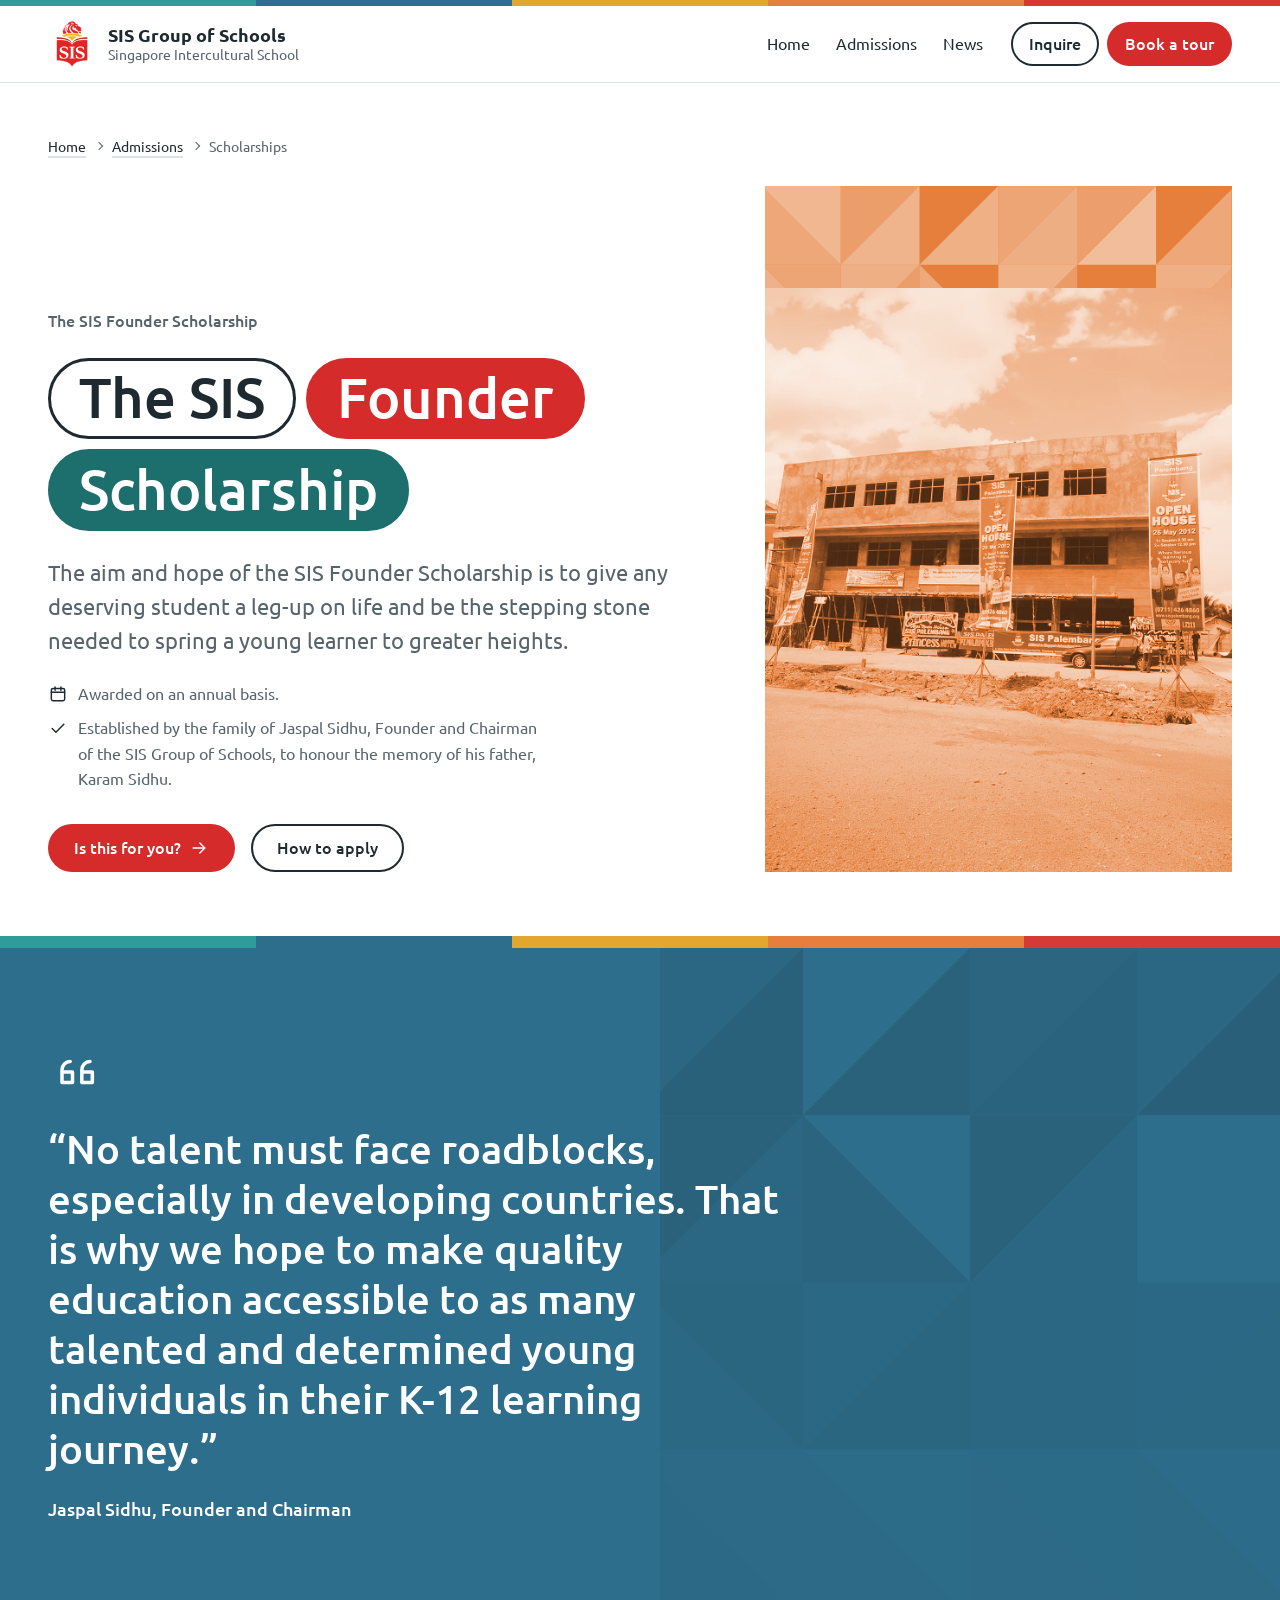
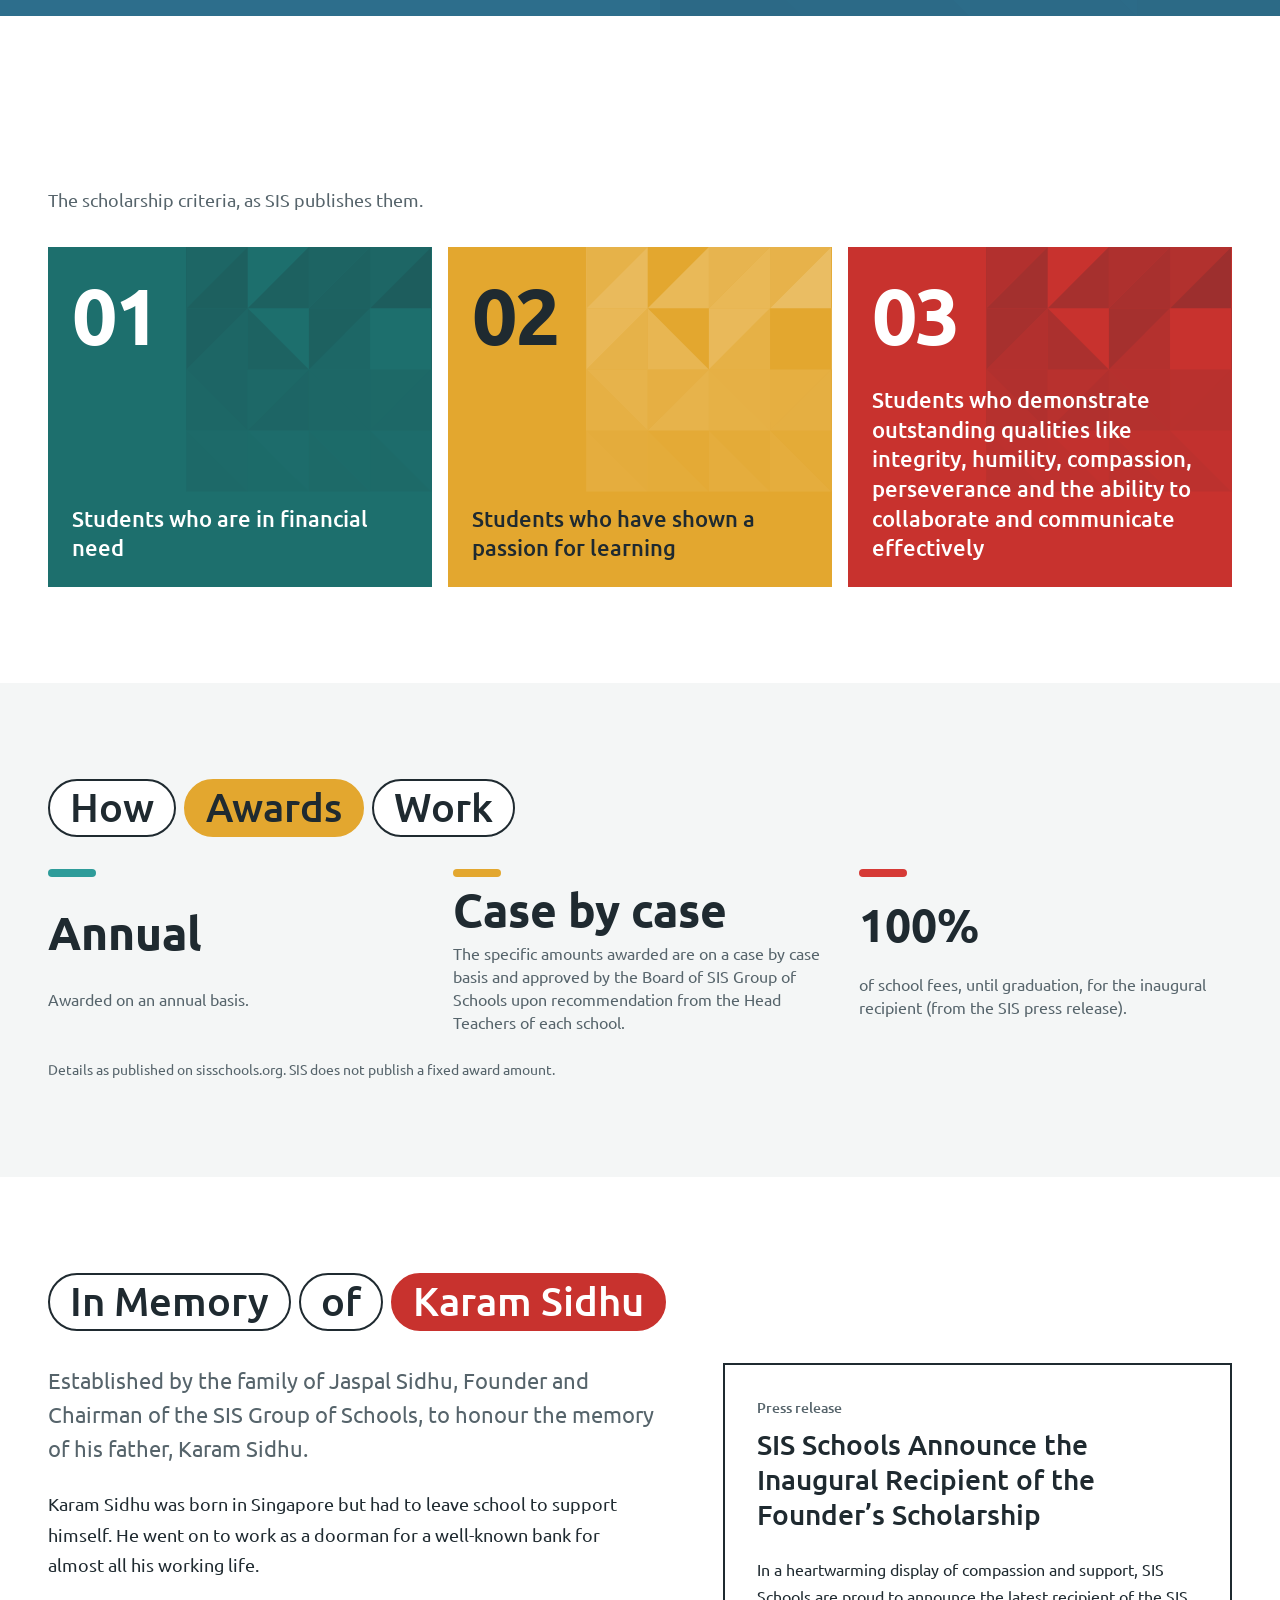
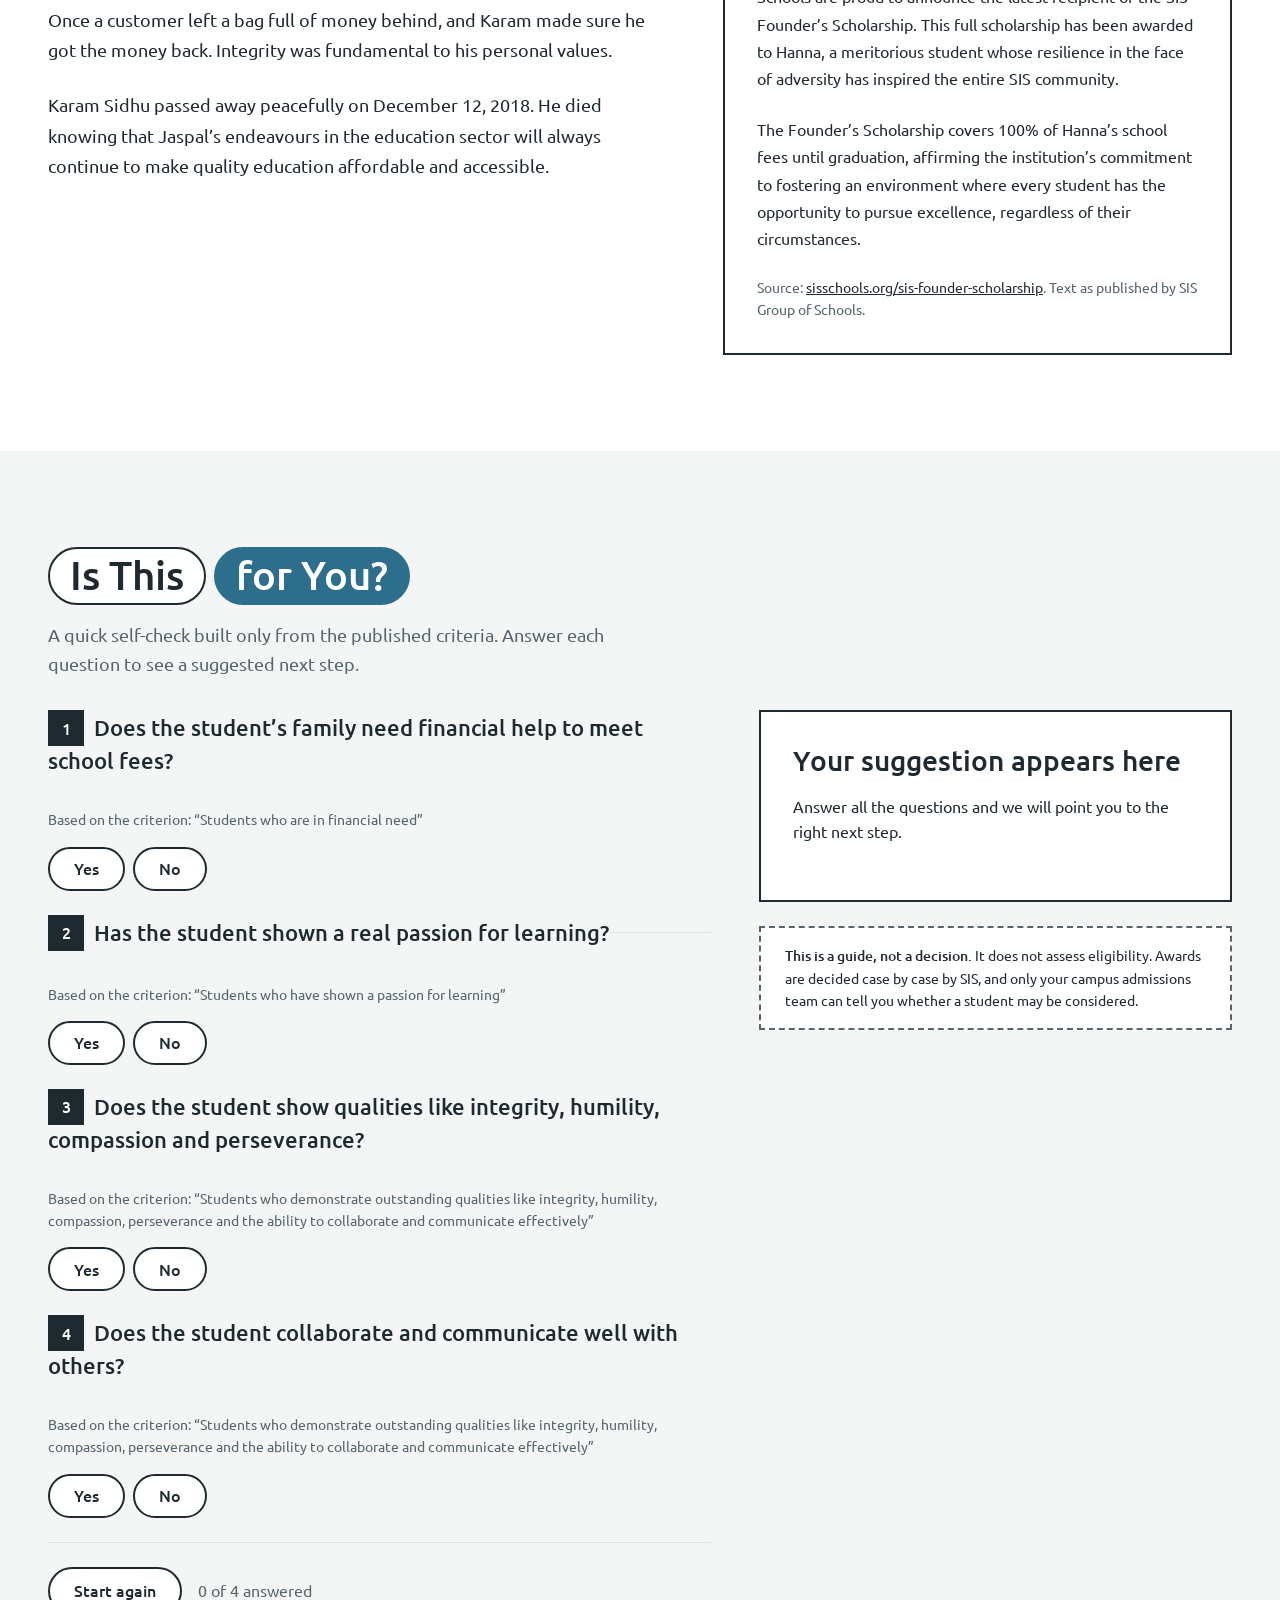
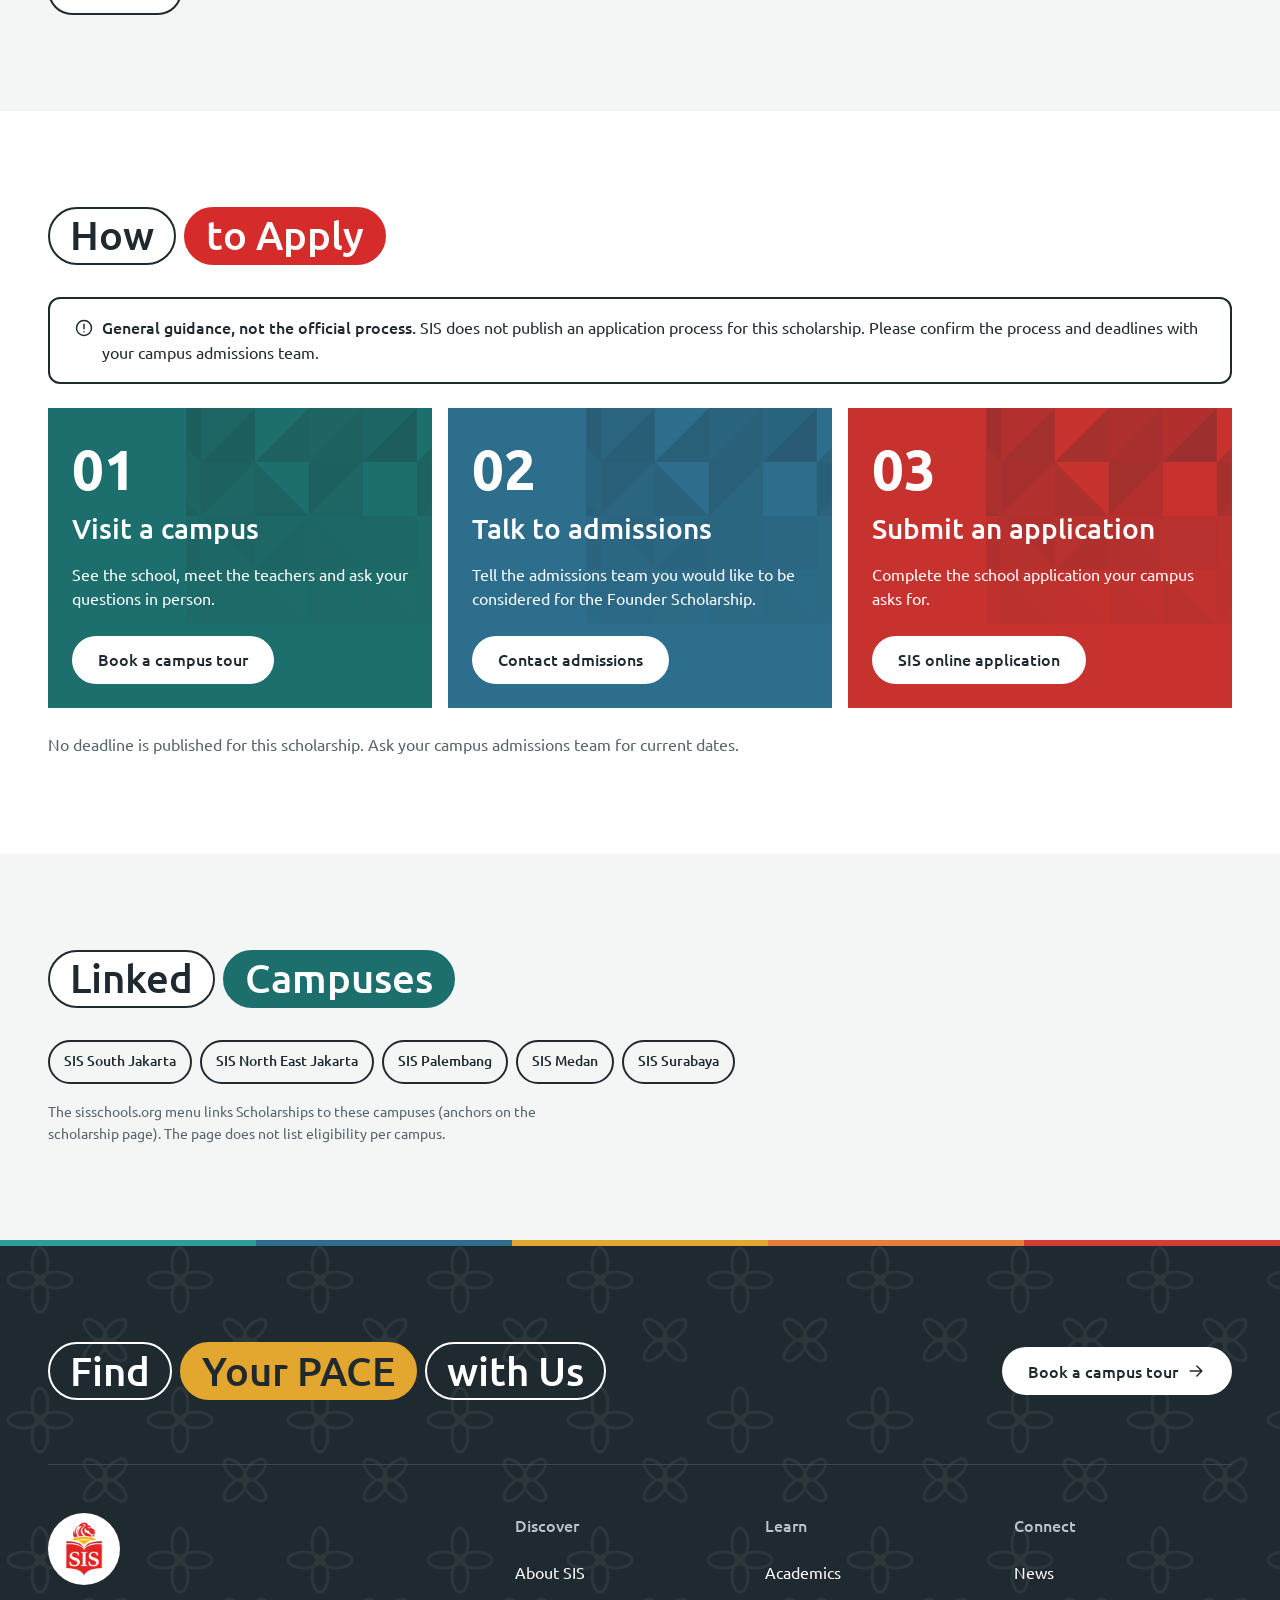
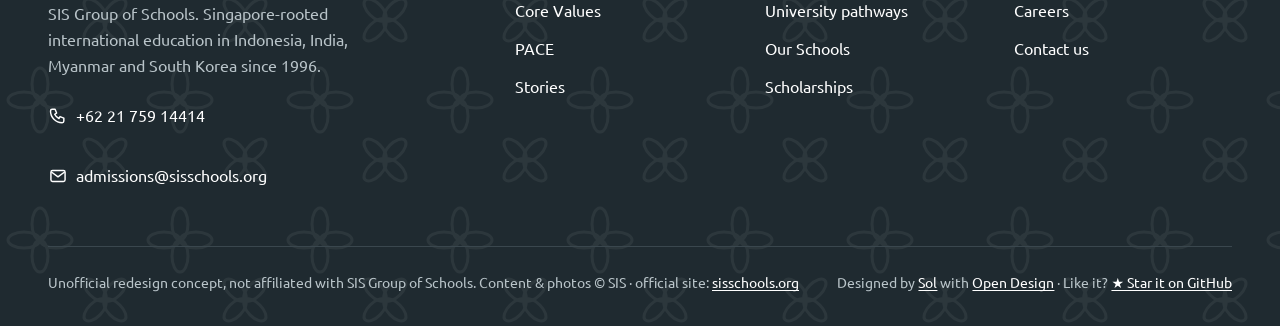
<file: scholarships.html>
<!doctype html>
<html lang="en"><head>
<meta charset="utf-8">
<meta name="robots" content="noindex">
<meta name="viewport" content="width=device-width, initial-scale=1">
<title>The SIS Founder Scholarship · SIS Group of Schools</title>
<meta name="description" content="The SIS Founder Scholarship: who it is for, how awards are decided, the story of Karam Sidhu, and how to talk to admissions.">
<link rel="preconnect" href="https://fonts.googleapis.com">
<link rel="preconnect" href="https://fonts.gstatic.com" crossorigin="">
<link href="https://fonts.googleapis.com/css2?family=Ubuntu:wght@300;400;500;700&amp;display=swap" rel="stylesheet">
<link rel="stylesheet" href="assets/sis.css">
<style>
/* page layer: built only on sis.css tokens */
.poster { position: relative; overflow: hidden; background: var(--c-fill, var(--ink)); color: var(--c-on-fill, #fff); }
.poster > .facets { position: absolute; top: 0; right: 0; width: min(64%, 440px); height: 72%; color: var(--facet, #fff); opacity: .26; pointer-events: none; }
/* dark fills get ink facets so white text keeps its contrast; light fills keep white facets */
.poster[data-c="fairness"], .poster[data-c="respect"], .poster[data-c="courage"], .poster[data-c="sisred"] { --facet: var(--ink); }
.poster > :not(.facets) { position: relative; }
.poster :focus-visible { outline-color: currentColor; }
.poster a:not(.btn) { color: inherit; text-underline-offset: 3px; text-decoration-thickness: 2px; }
.tint { background: var(--paper); }
.h-sub { margin: 0; }
.stat { --od-gap: var(--s-2); }
.stat .bar { width: 48px; height: 8px; border-radius: var(--pill); background: var(--c); }
.stat-num { font-size: clamp(32px, 3vw + 8px, 52px); font-weight: 700; line-height: 1.05; }
.stat-num small { font-size: .45em; font-weight: 500; margin-left: 4px; }
.stat-label { font-size: var(--fs-16); color: var(--muted); line-height: 1.45; }
.stat-note { margin: var(--s-4) 0 0; font-size: var(--fs-14); color: var(--muted); }
.mail-link { display: inline-flex; align-items: center; gap: 8px; min-height: 44px; font-size: var(--fs-16); font-weight: 500; color: var(--ink); text-decoration: underline; text-decoration-color: var(--line); text-underline-offset: 4px; text-decoration-thickness: 2px; overflow-wrap: anywhere; }
@media (hover: hover) { .mail-link:hover { text-decoration-color: currentColor; } }
.status-line { margin: 0 0 var(--s-3); font-size: var(--fs-16); color: var(--muted); }
.status-line b { color: var(--ink); font-weight: 500; }
.tools { display: grid; grid-template-columns: minmax(0, 1fr) minmax(220px, 360px); gap: var(--s-3); align-items: center; margin-bottom: var(--s-4); }
@media (max-width: 860px) { .tools { grid-template-columns: 1fr; } }
.hero-facets { position: relative; min-height: 100%; }
.quick { list-style: none; margin: 0; padding: 0; display: grid; grid-template-columns: repeat(4, minmax(0, 1fr)); gap: var(--s-3); }
.quick a { display: grid; grid-template-rows: 1fr auto; gap: var(--s-4); min-height: 200px; padding: var(--s-4); text-decoration: none; transition: transform var(--dur-in) var(--ease-out); }
.quick .q-title { font-size: var(--fs-28); font-weight: 500; line-height: 1.15; align-self: end; }
.quick .q-go { display: inline-flex; align-items: center; justify-content: space-between; gap: var(--s-2); font-size: var(--fs-16); font-weight: 500; border-top: 2px solid currentColor; padding-top: var(--s-2); }
@media (hover: hover) { .quick a:hover { transform: translateY(-4px); } }
@media (max-width: 960px) { .quick { grid-template-columns: repeat(2, minmax(0, 1fr)); } }
@media (max-width: 480px) { .quick { grid-template-columns: 1fr; } .quick a { min-height: 140px; } }
@media (prefers-reduced-motion: reduce) { .quick a:hover { transform: none; } }
.sch-hero-text { display: grid; gap: var(--s-4); align-content: end; }
.hero-facts { display: grid; gap: var(--s-2); margin: 0; font-size: var(--fs-16); color: var(--muted); max-width: 56ch; }
.hero-facts p { margin: 0; }
.hero-facts .od-row-top { --od-gap: 10px; }
.hero-facts .icon { margin-top: 3px; color: var(--ink); }
.hero-poster { margin: 0; display: grid; padding-top: clamp(56px, 8vw, 104px); max-width: 520px; width: 100%; justify-self: end; }
.hero-poster > .facets { width: 100%; height: 46%; opacity: .5; }
.hero-poster img { position: relative; }
.hero-poster .tagline { position: absolute; top: var(--s-3); left: var(--s-3); z-index: 1; font-size: var(--fs-14); font-weight: 500; }
@media (max-width: 960px) { .hero-poster { justify-self: start; max-width: 420px; } }

.quote-poster { padding-block: var(--s-8); }
.quote-poster .wrap { display: grid; gap: var(--s-4); }
.quote-poster .qmark { width: 56px; height: 56px; stroke-width: 1.5; }
.quote-poster blockquote { margin: 0; max-width: 32ch; font-size: var(--fs-40); line-height: 1.25; font-weight: 500; }
.quote-poster blockquote p { margin: 0; }
.quote-poster cite { display: block; margin-top: var(--s-4); font-style: normal; font-size: var(--fs-18); }
.quote-poster > .facets { width: min(56%, 620px); height: 100%; opacity: .22; }

.tiles { list-style: none; margin: 0; padding: 0; display: grid; grid-template-columns: repeat(3, minmax(0, 1fr)); gap: var(--s-3); }
.tile { display: grid; grid-template-rows: auto 1fr; gap: var(--s-5); min-height: 340px; padding: var(--s-5) var(--s-4) var(--s-4); }
.tile-num { font-size: var(--fs-80); font-weight: 700; line-height: .9; letter-spacing: -.02em; }
.tile-text { align-self: end; margin: 0; font-size: var(--fs-22); font-weight: 500; line-height: 1.35; }
@media (max-width: 900px) { .tiles { grid-template-columns: 1fr; } .tile { min-height: 0; } }

.facts { --od-cols: 3; --od-gap: var(--s-5); }
.facts .stat-num.small { font-size: var(--fs-28); line-height: 1.2; }
@media (max-width: 900px) { .facts { --od-cols: 1; --od-gap: var(--s-5); } }

.story-grid { display: grid; grid-template-columns: minmax(0, 6fr) minmax(0, 5fr); gap: var(--s-7); align-items: start; }
.press { padding: var(--s-5); background: var(--white); border: 2px solid var(--ink); }
.press .kicker { margin: 0 0 var(--s-2); font-size: var(--fs-14); font-weight: 500; color: var(--muted); }
.press h3 { margin: 0 0 var(--s-4); font-size: var(--fs-28); font-weight: 500; line-height: 1.25; }
.press .prose { font-size: var(--fs-16); }
.press .source-note { margin: var(--s-4) 0 0; }
@media (max-width: 960px) { .story-grid { grid-template-columns: 1fr; gap: var(--s-6); } }
@media (max-width: 560px) { .press { padding: var(--s-4); } }

.selfcheck { display: grid; grid-template-columns: minmax(0, 7fr) minmax(0, 5fr); gap: var(--s-6); align-items: start; }
.q { margin: 0; padding: var(--s-4) 0; border: 0; border-top: 1px solid var(--line); min-width: 0; }
.q:last-of-type { border-bottom: 1px solid var(--line); }
.q legend { padding: 0; font-size: var(--fs-22); font-weight: 500; line-height: 1.35; }
.q legend .qn { display: inline-flex; align-items: center; justify-content: center; width: 36px; height: 36px; margin-right: 10px; background: var(--ink); color: #fff; font-size: var(--fs-16); vertical-align: 2px; }
.q .basis { margin: var(--s-2) 0 0; font-size: var(--fs-14); color: var(--muted); }
.yn { display: flex; flex-wrap: wrap; gap: var(--s-2); margin-top: var(--s-3); }
.yn label { position: relative; display: inline-flex; cursor: pointer; }
.yn input { position: absolute; inset: 0; width: 100%; height: 100%; margin: 0; opacity: 0; cursor: pointer; }
.yn span { display: inline-flex; align-items: center; min-height: 44px; padding: 0 24px; border: 2px solid var(--ink); border-radius: var(--pill); background: #fff; font-size: var(--fs-16); font-weight: 500; transition: background-color var(--dur-in) var(--ease-out), color var(--dur-in) var(--ease-out); }
.yn input:checked + span { background: var(--ink); color: #fff; }
.yn input:focus-visible + span { outline: 3px solid var(--ink); outline-offset: 3px; }
@media (hover: hover) { .yn input:not(:checked):hover + span { background: var(--paper); } }
.check-foot { --od-gap: var(--s-3); margin-top: var(--s-4); }
.result { position: sticky; top: calc(var(--header-h) + 24px); padding: var(--s-5); border: 2px solid var(--ink); background: #fff; }
.result h3 { margin: 0 0 var(--s-3); font-size: var(--fs-28); font-weight: 500; line-height: 1.2; }
.result p { margin: 0 0 var(--s-4); font-size: var(--fs-16); line-height: 1.55; }
.result .od-cluster { --od-gap: var(--s-2); }
.result.poster { border-color: transparent; }
.result.poster > .facets { height: 60%; }
.disclaimer { margin-top: var(--s-4); padding: var(--s-3) var(--s-4); background: #fff; border: 2px dashed var(--muted); font-size: var(--fs-14); color: var(--ink); }
.disclaimer b { font-weight: 500; }
@media (max-width: 960px) { .selfcheck { grid-template-columns: 1fr; } .result { position: static; } }
@media (max-width: 560px) { .result { padding: var(--s-4); } }

.notice { display: flex; gap: var(--s-2); align-items: flex-start; margin-bottom: var(--s-4); padding: var(--s-3) var(--s-4); border: 2px solid var(--ink); border-radius: 12px; font-size: var(--fs-16); background: #fff; }
.notice .icon { margin-top: 3px; }
.notice b { font-weight: 500; }
.steps { list-style: none; margin: 0; padding: 0; display: grid; grid-template-columns: repeat(3, minmax(0, 1fr)); gap: var(--s-3); }
.step { display: grid; grid-template-rows: auto auto 1fr auto; gap: var(--s-3); min-height: 300px; padding: var(--s-5) var(--s-4) var(--s-4); }
.step-num { font-size: var(--fs-56); font-weight: 700; line-height: 1; }
.step h3 { margin: 0; font-size: var(--fs-28); font-weight: 500; line-height: 1.2; }
.step p { margin: 0; font-size: var(--fs-16); line-height: 1.55; }
.step .btn { justify-self: start; }
.deadline { margin: var(--s-4) 0 0; font-size: var(--fs-16); color: var(--muted); }
.official { max-width: 68ch; }
@media (max-width: 900px) { .steps { grid-template-columns: 1fr; } .step { min-height: 0; } }

.linked .chips a { text-decoration: none; min-height: 44px; }
@media (hover: hover) { .linked .chips a:hover { background: var(--ink); color: #fff; } }
.linked .source-note { margin: var(--s-3) 0 0; max-width: 68ch; }
</style>
</head>
<body class="no-js" data-page="scholarships">
<!-- ============ 1. SKIP LINK ============ -->
<a class="skip" href="#main">Skip to content</a>

<!-- ============ 2. SVG DEFS + SPRITE ============ -->
<svg width="0" height="0" style="position:absolute" aria-hidden="true" focusable="false">
  <defs>
    <filter id="duo-fairness" color-interpolation-filters="sRGB"><feColorMatrix type="matrix" values=".3 .59 .11 0 0 .3 .59 .11 0 0 .3 .59 .11 0 0 0 0 0 1 0"></feColorMatrix><feComponentTransfer><feFuncR type="table" tableValues="0.051 0.180 0.918"></feFuncR><feFuncG type="table" tableValues="0.171 0.612 0.961"></feFuncG><feFuncB type="table" tableValues="0.169 0.604 0.960"></feFuncB></feComponentTransfer></filter>
    <filter id="duo-respect" color-interpolation-filters="sRGB"><feColorMatrix type="matrix" values=".3 .59 .11 0 0 .3 .59 .11 0 0 .3 .59 .11 0 0 0 0 0 1 0"></feColorMatrix><feComponentTransfer><feFuncR type="table" tableValues="0.049 0.176 0.918"></feFuncR><feFuncG type="table" tableValues="0.121 0.431 0.943"></feFuncG><feFuncB type="table" tableValues="0.154 0.549 0.955"></feFuncB></feComponentTransfer></filter>
    <filter id="duo-integrity" color-interpolation-filters="sRGB"><feColorMatrix type="matrix" values=".3 .59 .11 0 0 .3 .59 .11 0 0 .3 .59 .11 0 0 0 0 0 1 0"></feColorMatrix><feComponentTransfer><feFuncR type="table" tableValues="0.249 0.890 0.989"></feFuncR><feFuncG type="table" tableValues="0.183 0.655 0.965"></feFuncG><feFuncB type="table" tableValues="0.052 0.184 0.918"></feFuncB></feComponentTransfer></filter>
    <filter id="duo-compassion" color-interpolation-filters="sRGB"><feColorMatrix type="matrix" values=".3 .59 .11 0 0 .3 .59 .11 0 0 .3 .59 .11 0 0 0 0 0 1 0"></feColorMatrix><feComponentTransfer><feFuncR type="table" tableValues="0.251 0.898 0.990"></feFuncR><feFuncG type="table" tableValues="0.139 0.498 0.950"></feFuncG><feFuncB type="table" tableValues="0.065 0.231 0.923"></feFuncB></feComponentTransfer></filter>
    <filter id="duo-courage" color-interpolation-filters="sRGB"><feColorMatrix type="matrix" values=".3 .59 .11 0 0 .3 .59 .11 0 0 .3 .59 .11 0 0 0 0 0 1 0"></feColorMatrix><feComponentTransfer><feFuncR type="table" tableValues="0.235 0.839 0.984"></feFuncR><feFuncG type="table" tableValues="0.064 0.227 0.923"></feFuncG><feFuncB type="table" tableValues="0.059 0.212 0.921"></feFuncB></feComponentTransfer></filter>
  </defs>
  <symbol id="facets" viewBox="0 0 240 160" preserveAspectRatio="xMidYMin slice">
    <polygon points="0,0 40,0 40,40" fill="currentColor" fill-opacity="0.87"></polygon>
    <polygon points="0,0 40,40 0,40" fill="currentColor" fill-opacity="0.62"></polygon>
    <polygon points="40,0 80,0 40,40" fill="currentColor" fill-opacity="0.48"></polygon>
    <polygon points="80,0 80,40 40,40" fill="currentColor" fill-opacity="0.83"></polygon>
    <polygon points="120,0 120,40 80,40" fill="currentColor" fill-opacity="0.77"></polygon>
    <polygon points="120,0 160,0 120,40" fill="currentColor" fill-opacity="0.59"></polygon>
    <polygon points="160,0 160,40 120,40" fill="currentColor" fill-opacity="0.73"></polygon>
    <polygon points="160,0 200,0 160,40" fill="currentColor" fill-opacity="0.50"></polygon>
    <polygon points="200,0 200,40 160,40" fill="currentColor" fill-opacity="0.96"></polygon>
    <polygon points="240,0 240,40 200,40" fill="currentColor" fill-opacity="0.62"></polygon>
    <polygon points="0,40 40,40 40,80" fill="currentColor" fill-opacity="0.59"></polygon>
    <polygon points="0,40 40,80 0,80" fill="currentColor" fill-opacity="0.78"></polygon>
    <polygon points="40,40 80,40 40,80" fill="currentColor" fill-opacity="0.74"></polygon>
    <polygon points="80,40 80,80 40,80" fill="currentColor" fill-opacity="0.48"></polygon>
    <polygon points="80,40 120,80 80,80" fill="currentColor" fill-opacity="0.65"></polygon>
    <polygon points="120,40 160,40 120,80" fill="currentColor" fill-opacity="0.79"></polygon>
    <polygon points="160,40 160,80 120,80" fill="currentColor" fill-opacity="0.44"></polygon>
    <polygon points="200,40 240,40 200,80" fill="currentColor" fill-opacity="0.77"></polygon>
    <polygon points="240,40 240,80 200,80" fill="currentColor" fill-opacity="0.62"></polygon>
    <polygon points="0,80 40,80 0,120" fill="currentColor" fill-opacity="0.29"></polygon>
    <polygon points="40,80 40,120 0,120" fill="currentColor" fill-opacity="0.51"></polygon>
    <polygon points="40,80 80,80 80,120" fill="currentColor" fill-opacity="0.52"></polygon>
    <polygon points="40,80 80,120 40,120" fill="currentColor" fill-opacity="0.40"></polygon>
    <polygon points="80,80 120,80 80,120" fill="currentColor" fill-opacity="0.37"></polygon>
    <polygon points="120,80 120,120 80,120" fill="currentColor" fill-opacity="0.52"></polygon>
    <polygon points="120,80 160,80 160,120" fill="currentColor" fill-opacity="0.42"></polygon>
    <polygon points="120,80 160,120 120,120" fill="currentColor" fill-opacity="0.44"></polygon>
    <polygon points="160,80 200,80 160,120" fill="currentColor" fill-opacity="0.34"></polygon>
    <polygon points="200,80 200,120 160,120" fill="currentColor" fill-opacity="0.36"></polygon>
    <polygon points="200,80 240,80 200,120" fill="currentColor" fill-opacity="0.27"></polygon>
    <polygon points="240,80 240,120 200,120" fill="currentColor" fill-opacity="0.23"></polygon>
    <polygon points="0,120 40,120 40,160" fill="currentColor" fill-opacity="0.22"></polygon>
    <polygon points="0,120 40,160 0,160" fill="currentColor" fill-opacity="0.17"></polygon>
    <polygon points="40,120 80,120 80,160" fill="currentColor" fill-opacity="0.24"></polygon>
    <polygon points="40,120 80,160 40,160" fill="currentColor" fill-opacity="0.29"></polygon>
    <polygon points="80,120 120,120 120,160" fill="currentColor" fill-opacity="0.13"></polygon>
    <polygon points="80,120 120,160 80,160" fill="currentColor" fill-opacity="0.21"></polygon>
    <polygon points="120,120 160,120 160,160" fill="currentColor" fill-opacity="0.18"></polygon>
    <polygon points="120,120 160,160 120,160" fill="currentColor" fill-opacity="0.26"></polygon>
    <polygon points="160,120 200,120 200,160" fill="currentColor" fill-opacity="0.15"></polygon>
    <polygon points="160,120 200,160 160,160" fill="currentColor" fill-opacity="0.27"></polygon>
    <polygon points="200,120 240,120 200,160" fill="currentColor" fill-opacity="0.26"></polygon>
    <polygon points="240,120 240,160 200,160" fill="currentColor" fill-opacity="0.18"></polygon>
  </symbol>
  <symbol id="i-arrow" viewBox="0 0 24 24"><path d="M5 12h14M13 6l6 6-6 6"></path></symbol>
  <symbol id="i-left" viewBox="0 0 24 24"><path d="M19 12H5M11 6l-6 6 6 6"></path></symbol>
  <symbol id="i-menu" viewBox="0 0 24 24"><path d="M4 7h16M4 12h16M4 17h16"></path></symbol>
  <symbol id="i-close" viewBox="0 0 24 24"><path d="M6 6l12 12M18 6L6 18"></path></symbol>
  <symbol id="i-plus" viewBox="0 0 24 24"><path d="M12 5v14M5 12h14"></path></symbol>
  <symbol id="i-search" viewBox="0 0 24 24"><circle cx="11" cy="11" r="6.5"></circle><path d="M20 20l-4.2-4.2"></path></symbol>
  <symbol id="i-play" viewBox="0 0 24 24"><circle cx="12" cy="12" r="9"></circle><path d="M10 8.5l5.5 3.5-5.5 3.5z"></path></symbol>
  <symbol id="i-alert" viewBox="0 0 24 24"><circle cx="12" cy="12" r="9"></circle><path d="M12 7.5v5.5M12 16.5v.01"></path></symbol>
  <symbol id="i-check" viewBox="0 0 24 24"><path d="M5 12.5l4.5 4.5L19 7.5"></path></symbol>
  <symbol id="i-phone" viewBox="0 0 24 24"><path d="M5 4h3.5l1.8 4.5-2.3 1.4a11 11 0 005.1 5.1l1.4-2.3L19 14.5V18a2 2 0 01-2 2A14 14 0 013 6a2 2 0 012-2z"></path></symbol>
  <symbol id="i-pin" viewBox="0 0 24 24"><path d="M12 21s-6.5-6-6.5-11a6.5 6.5 0 0113 0c0 5-6.5 11-6.5 11z"></path><circle cx="12" cy="10" r="2.3"></circle></symbol>
  <symbol id="i-mail" viewBox="0 0 24 24"><rect x="3.5" y="5.5" width="17" height="13" rx="2"></rect><path d="M4.5 7.5l7.5 5.5 7.5-5.5"></path></symbol>
  <symbol id="i-calendar" viewBox="0 0 24 24"><rect x="4" y="5.5" width="16" height="14.5" rx="2"></rect><path d="M4 10h16M8.5 3.5v4M15.5 3.5v4"></path></symbol>
  <symbol id="i-briefcase" viewBox="0 0 24 24"><rect x="3.5" y="7.5" width="17" height="12" rx="2"></rect><path d="M9 7.5v-2A1.5 1.5 0 0110.5 4h3A1.5 1.5 0 0115 5.5v2M3.5 12.5h17M10.5 12.5v1.5h3v-1.5"></path></symbol>
  <symbol id="i-quote" viewBox="0 0 24 24"><path d="M9.5 7.5A3.5 3.5 0 006 11v5.5h4.5V12H6M18 7.5a3.5 3.5 0 00-3.5 3.5v5.5H19V12h-4.5"></path></symbol>
</svg>
<!-- ============ /SVG DEFS ============ -->

<!-- ============ 3. HEADER ============ -->
<header class="site-header" id="top">
  <div class="stripe" aria-hidden="true"><span></span><span></span><span></span><span></span><span></span></div>
  <div class="wrap od-row bar">
    <a class="brand od-row od-fixed" href="index.html" aria-label="SIS Group of Schools, home">
      <img src="assets/SIS-Logo-Website.png" width="150" height="150" alt="">
      <span class="od-stack" style="--od-gap:0">
        <span class="brand-name">SIS Group of Schools</span>
        <span class="brand-sub">Singapore Intercultural School</span>
      </span>
    </a>
    <span class="od-fill" aria-hidden="true"></span>
    <nav class="nav od-row" aria-label="Primary">
      <a href="index.html" data-nav="home">Home</a>
      <a href="admissions.html" data-nav="admissions">Admissions</a>
      <a href="news.html" data-nav="news">News</a>
    </nav>
    <div class="header-cta od-row od-fixed">
      <a class="btn btn-outline" href="contact.html">Inquire</a>
      <a class="btn btn-primary" href="admissions.html#admissions">Book a tour</a>
      <button class="menu-btn" type="button" aria-label="Open menu" aria-expanded="false" aria-controls="drawer"><svg class="icon" aria-hidden="true"><use href="#i-menu"></use></svg></button>
    </div>
  </div>
</header>
<!-- ============ /HEADER ============ -->

<!-- ============ 4. DRAWER ============ -->
<div class="drawer" id="drawer" role="dialog" aria-modal="true" aria-label="Menu" hidden>
  <button class="drawer-scrim" type="button" tabindex="-1" aria-label="Close menu"></button>
  <div class="drawer-panel">
    <div class="stripe" aria-hidden="true"><span></span><span></span><span></span><span></span><span></span></div>
    <div class="drawer-body">
      <div class="od-row">
        <span class="brand-name od-fill">Menu</span>
        <button class="icon-btn" type="button" data-close aria-label="Close menu"><svg class="icon" aria-hidden="true"><use href="#i-close"></use></svg></button>
      </div>
      <nav aria-label="Mobile">
        <a href="index.html" data-nav="home">Home</a>
        <a href="news.html" data-nav="news">News</a>
        <a href="admissions.html#admissions" data-nav="admissions">Admissions</a>
        <div class="drawer-sub">
          <a href="stories.html" data-nav="stories">Stories</a>
          <a href="scholarships.html" data-nav="scholarships">Scholarships</a>
          <a href="careers.html" data-nav="careers">Careers</a>
          <a href="contact.html" data-nav="contact">Contact</a>
        </div>
      </nav>
      <div class="od-stack" style="--od-gap:12px">
        <a class="btn btn-primary" href="admissions.html#admissions">Book a campus tour</a>
        <a class="btn btn-outline" href="contact.html">Make an inquiry</a>
      </div>
    </div>
  </div>
</div>
<!-- ============ /DRAWER ============ -->

<main id="main">
  <!-- HERO -->
  <section class="page-hero" data-c="respect" aria-labelledby="page-title">
    <div class="wrap page-hero-inner">
      <nav class="crumbs" aria-label="Breadcrumb"><ol><li><a href="index.html">Home</a></li><li><a href="admissions.html#admissions">Admissions</a></li><li><a aria-current="page">Scholarships</a></li></ol></nav>
      <div class="page-hero-split">
        <div class="sch-hero-text">
          <p class="page-kicker" id="s-name">The SIS Founder Scholarship</p>
          <h1 id="page-title" class="h-pills pills">
            <span class="pill o">The SIS</span>
            <span class="pill f red">Founder</span>
            <span class="pill f fair">Scholarship</span>
          </h1>
          <p class="page-intro" id="s-aim"></p>
          <div class="hero-facts">
            <p class="od-row-top" id="s-frequency-row"><svg class="icon" aria-hidden="true"><use href="#i-calendar"></use></svg><span id="s-frequency"></span></p>
            <p class="od-row-top" id="s-established-row"><svg class="icon" aria-hidden="true"><use href="#i-check"></use></svg><span id="s-established"></span></p>
          </div>
          <div class="page-actions od-cluster">
            <a class="btn btn-primary" href="#check">Is this for you? <svg class="icon" aria-hidden="true"><use href="#i-arrow"></use></svg></a>
            <a class="btn btn-outline" href="#how">How to apply</a>
          </div>
        </div>
        <figure class="hero-poster poster" data-c="compassion" aria-hidden="true">
          <svg class="facets" aria-hidden="true"><use href="#facets"></use></svg>
          <img class="od-media od-media-cover duo" style="--od-ratio:4/5" src="assets/j-2012-making-eduation-affordable.webp" width="1080" height="1350" alt="">
        </figure>
      </div>
    </div>
    <div class="fricc-band" aria-hidden="true"><span></span><span></span><span></span><span></span><span></span></div>
  </section>

  <!-- QUOTE POSTER -->
  <section class="quote-poster poster" data-c="respect" id="quote" aria-label="In the founder's words">
    <svg class="facets" aria-hidden="true"><use href="#facets"></use></svg>
    <div class="wrap reveal">
      <svg class="icon qmark" aria-hidden="true"><use href="#i-quote"></use></svg>
      <blockquote><p id="s-quote"></p><cite id="s-cite"></cite></blockquote>
    </div>
  </section>

  <!-- WHO IT'S FOR -->
  <section class="section" id="criteria" aria-labelledby="crit-title">
    <div class="wrap">
      <div class="section-head">
        <div>
          <h2 id="crit-title" class="h-sub pills reveal">
            <span class="pill o">Who</span>
            <span class="pill f fair">It's For</span>
          </h2>
          <p class="reveal">The scholarship criteria, as SIS publishes them.</p>
        </div>
      </div>
      <ol class="tiles" id="crit-list"></ol>
    </div>
  </section>

  <!-- FACTS -->
  <section class="section tint" id="facts" aria-labelledby="facts-title">
    <div class="wrap">
      <div class="section-head">
        <h2 id="facts-title" class="h-sub pills reveal">
          <span class="pill o">How</span>
          <span class="pill f intg">Awards</span>
          <span class="pill o">Work</span>
        </h2>
      </div>
      <div class="facts od-grid" id="facts-grid"></div>
      <p class="stat-note">Details as published on sisschools.org. SIS does not publish a fixed award amount.</p>
    </div>
  </section>

  <!-- STORY -->
  <section class="section" id="story" aria-labelledby="story-title">
    <div class="wrap">
      <div class="section-head">
        <h2 id="story-title" class="h-sub pills reveal">
          <span class="pill o">In Memory</span>
          <span class="pill o">of</span>
          <span class="pill f cour">Karam Sidhu</span>
        </h2>
      </div>
      <div class="story-grid">
        <div class="prose reveal" id="about-prose"></div>
        <article class="press reveal" id="press" aria-labelledby="press-title">
          <p class="kicker">Press release<span id="press-date"></span></p>
          <h3 id="press-title"></h3>
          <div class="prose" id="press-body"></div>
          <p class="source-note" id="press-source"></p>
        </article>
      </div>
    </div>
  </section>

  <!-- SELF-CHECK -->
  <section class="section tint" id="check" aria-labelledby="check-title">
    <div class="wrap">
      <div class="section-head">
        <div>
          <h2 id="check-title" class="h-sub pills reveal">
            <span class="pill o">Is This</span>
            <span class="pill f resp">for You?</span>
          </h2>
          <p class="reveal">A quick self-check built only from the published criteria. Answer each question to see a suggested next step.</p>
        </div>
      </div>
      <div class="selfcheck">
        <form id="check-form" novalidate>
          <div id="check-qs"></div>
          <div class="check-foot od-cluster">
            <button class="btn btn-outline" type="reset" id="check-reset">Start again</button>
            <span class="status-line" id="check-progress" aria-live="polite" style="margin:0"></span>
          </div>
        </form>
        <div>
          <div class="result" id="check-result" aria-live="polite">
            <h3>Your suggestion appears here</h3>
            <p>Answer all the questions and we will point you to the right next step.</p>
          </div>
          <p class="disclaimer"><b>This is a guide, not a decision.</b> It does not assess eligibility. Awards are decided case by case by SIS, and only your campus admissions team can tell you whether a student may be considered.</p>
        </div>
      </div>
    </div>
  </section>

  <!-- HOW TO APPLY -->
  <section class="section" id="how" aria-labelledby="how-title">
    <div class="wrap">
      <div class="section-head">
        <h2 id="how-title" class="h-sub pills reveal">
          <span class="pill o">How</span>
          <span class="pill f red">to Apply</span>
        </h2>
      </div>
      <div class="official prose" id="apply-official" hidden></div>
      <div id="apply-generic">
        <p class="notice"><svg class="icon" aria-hidden="true"><use href="#i-alert"></use></svg><span><b>General guidance, not the official process.</b> SIS does not publish an application process for this scholarship. Please confirm the process and deadlines with your campus admissions team.</span></p>
        <ol class="steps">
          <li class="step poster reveal" data-c="fairness">
            <svg class="facets" aria-hidden="true"><use href="#facets"></use></svg>
            <span class="step-num" aria-hidden="true">01</span>
            <h3>Visit a campus</h3>
            <p>See the school, meet the teachers and ask your questions in person.</p>
            <a class="btn btn-white" href="admissions.html#admissions">Book a campus tour</a>
          </li>
          <li class="step poster reveal" data-c="respect" style="--d:1">
            <svg class="facets" aria-hidden="true"><use href="#facets"></use></svg>
            <span class="step-num" aria-hidden="true">02</span>
            <h3>Talk to admissions</h3>
            <p>Tell the admissions team you would like to be considered for the Founder Scholarship.</p>
            <a class="btn btn-white" href="contact.html?topic=scholarships">Contact admissions</a>
          </li>
          <li class="step poster reveal" data-c="courage" style="--d:2">
            <svg class="facets" aria-hidden="true"><use href="#facets"></use></svg>
            <span class="step-num" aria-hidden="true">03</span>
            <h3>Submit an application</h3>
            <p>Complete the school application your campus asks for.</p>
            <a class="btn btn-white" id="apply-link" href="contact.html?topic=admissions">Start an application</a>
          </li>
        </ol>
      </div>
      <p class="deadline" id="deadline"></p>
    </div>
  </section>

  <!-- CAMPUSES LINKED -->
  <section class="section tint linked" id="linked" aria-labelledby="linked-title">
    <div class="wrap">
      <div class="section-head">
        <h2 id="linked-title" class="h-sub pills reveal">
          <span class="pill o">Linked</span>
          <span class="pill f fair">Campuses</span>
        </h2>
      </div>
      <div class="chips od-cluster" id="linked-chips"></div>
      <p class="source-note" id="linked-note"></p>
    </div>
  </section>
</main>

<!-- ============ 6. FOOTER ============ -->
<footer class="site-footer">
  <div class="stripe" aria-hidden="true"><span></span><span></span><span></span><span></span><span></span></div>
  <div class="petals-bg" aria-hidden="true"></div>
  <div class="wrap footer-inner">
    <div class="footer-cta">
      <p class="h-sub pills" style="margin:0">
        <span class="pill o">Find</span>
        <span class="pill f intg">Your PACE</span>
        <span class="pill o">with Us</span>
      </p>
      <a class="btn btn-white" href="admissions.html#admissions">Book a campus tour <svg class="icon" aria-hidden="true"><use href="#i-arrow"></use></svg></a>
    </div>
    <div class="footer-grid">
      <div class="footer-brand od-stack">
        <img class="crest" src="assets/SIS-Logo-Website.png" width="150" height="150" alt="SIS crest: a lion above an open book">
        <p>SIS Group of Schools. Singapore-rooted international education in Indonesia, India, Myanmar and South Korea since 1996.</p>
        <a class="od-row" href="tel:+622175914414" style="--od-gap:8px;text-decoration:none;min-height:44px"><svg class="icon" aria-hidden="true"><use href="#i-phone"></use></svg><span class="od-nowrap">+62 21 759 14414</span></a>
        <a class="od-row" href="mailto:admissions@sisschools.org" style="--od-gap:8px;text-decoration:none;min-height:44px"><svg class="icon" aria-hidden="true"><use href="#i-mail"></use></svg><span class="od-nowrap">admissions@sisschools.org</span></a>
      </div>
      <div><h4>Discover</h4><ul><li><a href="index.html#story">About SIS</a></li><li><a href="index.html#values">Core Values</a></li><li><a href="index.html#pace">PACE</a></li><li><a href="stories.html">Stories</a></li></ul></div>
      <div><h4>Learn</h4><ul><li><a href="index.html#academics">Academics</a></li><li><a href="index.html#university">University pathways</a></li><li><a href="index.html#campuses">Our Schools</a></li><li><a href="scholarships.html">Scholarships</a></li></ul></div>
      <div><h4>Connect</h4><ul><li><a href="news.html">News</a></li><li><a href="careers.html">Careers</a></li><li><a href="contact.html">Contact us</a></li></ul></div>
    </div>
    <div class="legal"><span>Unofficial redesign concept, not affiliated with SIS Group of Schools. Content &amp; photos © SIS · official site: <a href="https://sisschools.org/">sisschools.org</a></span><span>Designed by <a href="https://github.com/sol1560">Sol</a> with <a href="https://github.com/nexu-io/open-design">Open Design</a> · Like it? <a href="https://github.com/sol1560/sis-website-redesign">★ Star it on GitHub</a></span></div>
  </div>
</footer>
<!-- ============ /FOOTER ============ -->

<!-- ============ 7. TOAST ============ -->
<div class="toast" id="toast" role="status" aria-live="polite"><svg class="icon" aria-hidden="true"><use href="#i-check"></use></svg><span></span></div>

<script src="assets/data.js"></script>
<script src="assets/sis.js"></script>
<script>
(function () {
  'use strict';
  var S = window.SIS, D = window.SIS_DATA || {};
  if (!S) return;
  var $ = S.$, esc = S.esc;
  var sch = D.scholarships || {};
  var campuses = D.campuses || [];
  var contact = D.contact || {};
  var COLORS = ['fairness', 'integrity', 'courage', 'respect', 'compassion'];

  function byId(id) { for (var i = 0; i < campuses.length; i++) if (campuses[i].id === id) return campuses[i]; return null; }
  function fill(sel, text, hideSel) {
    var el = $(sel);
    if (!el) return;
    if (text) el.textContent = text;
    else { var h = hideSel ? $(hideSel) : el; if (h) h.hidden = true; }
  }
  function hostPath(u) { try { var x = new URL(u); return x.hostname.replace(/^www\./, '') + x.pathname.replace(/\/$/, ''); } catch (e) { return u; } }
  function paras(list) { return (list || []).filter(Boolean).map(function (p) { return '<p>' + esc(p) + '</p>'; }).join(''); }

  /* ---------- hero ---------- */
  fill('#s-name', sch.name);
  fill('#s-aim', sch.aim);
  fill('#s-frequency', sch.frequency, '#s-frequency-row');
  fill('#s-established', sch.established, '#s-established-row');

  /* ---------- quote poster ---------- */
  if (sch.quote && sch.quote.text) {
    $('#s-quote').textContent = '“' + sch.quote.text + '”';
    fill('#s-cite', sch.quote.cite);
  } else { $('#quote').hidden = true; }

  /* ---------- criteria tiles ---------- */
  var crit = (sch.criteria || []).filter(Boolean);
  if (crit.length) {
    $('#crit-list').innerHTML = crit.map(function (c, i) {
      var n = i + 1;
      return '<li class="tile poster reveal" data-c="' + COLORS[i % COLORS.length] + '" style="--d:' + i + '">' +
        '<svg class="facets" aria-hidden="true"><use href="#facets"></use></svg>' +
        '<span class="tile-num" aria-hidden="true">' + (n < 10 ? '0' + n : n) + '</span>' +
        '<p class="tile-text">' + esc(c) + '</p></li>';
    }).join('');
  } else { $('#criteria').hidden = true; }

  /* ---------- facts: only what the data states ---------- */
  var facts = [];
  if (sch.frequency) facts.push({ c: 'fairness', num: /annual/i.test(sch.frequency) ? 'Annual' : '', label: sch.frequency });
  if (sch.amount) facts.push({ c: 'integrity', num: /case by case/i.test(sch.amount) ? 'Case by case' : '', label: sch.amount });
  var pr = sch.pressRelease || null;
  var prText = pr ? (pr.paragraphs || []).join(' ') : '';
  var pct = prText.match(/covers\s+(\d{1,3}%)\s+of\s+[^.]*?school fees\s+until graduation/i);
  if (pct) facts.push({ c: 'courage', num: pct[1], label: 'of school fees, until graduation, for the inaugural recipient (from the SIS press release).' });
  if (sch.deadline) facts.push({ c: 'respect', num: '', label: 'Deadline: ' + sch.deadline });
  if (facts.length) {
    $('#facts-grid').innerHTML = facts.map(function (f, i) {
      return '<div class="stat od-stat reveal" data-c="' + f.c + '" style="--d:' + i + '"><span class="bar"></span>' +
        (f.num ? '<span class="stat-num">' + esc(f.num) + '</span>' : '') +
        '<span class="stat-label">' + esc(f.label) + '</span></div>';
    }).join('');
  } else { $('#facts').hidden = true; }

  /* ---------- story + press release ---------- */
  var about = paras(sch.aboutKaram);
  if (about) $('#about-prose').innerHTML = (sch.established ? '<p class="lede">' + esc(sch.established) + '</p>' : '') + about;
  else $('#about-prose').hidden = true;
  if (pr && pr.title) {
    $('#press-title').textContent = pr.title;
    if (pr.date) $('#press-date').textContent = ' · ' + pr.date;
    $('#press-body').innerHTML = paras(pr.paragraphs);
  } else { $('#press').hidden = true; }
  if (sch.url) {
    $('#press-source').innerHTML = 'Source: <a href="' + esc(sch.url) + '" target="_blank" rel="noopener">' + esc(hostPath(sch.url)) + '</a>. Text as published by SIS Group of Schools.';
  } else { $('#press-source').hidden = true; }
  if (!about && !(pr && pr.title)) $('#story').hidden = true;

  /* ---------- self-check (questions derived only from the criteria) ---------- */
  var QDEFS = [
    { test: /financial need/i, text: 'Does the student’s family need financial help to meet school fees?' },
    { test: /passion for learning/i, text: 'Has the student shown a real passion for learning?' },
    { test: /integrity|humility|compassion|perseverance/i, text: 'Does the student show qualities like integrity, humility, compassion and perseverance?' },
    { test: /collaborate|communicate/i, text: 'Does the student collaborate and communicate well with others?' }
  ];
  var qs = [];
  QDEFS.forEach(function (q) {
    for (var i = 0; i < crit.length; i++) if (q.test.test(crit[i])) { qs.push({ text: q.text, basis: crit[i] }); return; }
  });
  var form = $('#check-form'), result = $('#check-result'), progress = $('#check-progress');
  var neutralHTML = result ? result.innerHTML : '';
  if (qs.length && form) {
    $('#check-qs').innerHTML = qs.map(function (q, i) {
      var n = 'q' + i;
      return '<fieldset class="q"><legend><span class="qn" aria-hidden="true">' + (i + 1) + '</span>' + esc(q.text) + '</legend>' +
        '<p class="basis">Based on the criterion: “' + esc(q.basis) + '”</p>' +
        '<div class="yn"><label><input type="radio" name="' + n + '" value="yes"><span>Yes</span></label>' +
        '<label><input type="radio" name="' + n + '" value="no"><span>No</span></label></div></fieldset>';
    }).join('');
    var update = function () {
      var answered = 0, yes = 0;
      qs.forEach(function (q, i) {
        var c = form.querySelector('input[name="q' + i + '"]:checked');
        if (c) { answered++; if (c.value === 'yes') yes++; }
      });
      progress.textContent = answered + ' of ' + qs.length + ' answered';
      result.classList.remove('poster'); result.removeAttribute('data-c');
      if (answered < qs.length) { result.innerHTML = neutralHTML; return; }
      var ok = yes === qs.length;
      result.classList.add('poster');
      result.setAttribute('data-c', ok ? 'fairness' : 'integrity');
      result.innerHTML = '<svg class="facets" aria-hidden="true"><use href="#facets"></use></svg>' + (ok
        ? '<h3>You may be eligible — talk to admissions</h3><p>Your answers match the published criteria. Awards are made case by case, so the next step is a conversation with your campus admissions team.</p>' +
          '<div class="od-cluster"><a class="btn btn-white" href="contact.html?topic=scholarships">Talk to admissions</a><a class="btn btn-white" href="#how">How to apply</a></div>'
        : '<h3>Other support may fit — contact us</h3><p>Some answers do not match the published criteria for this scholarship. Your campus admissions team can talk you through what is available.</p>' +
          '<div class="od-cluster"><a class="btn btn-outline" href="contact.html?topic=scholarships">Contact us</a><a class="btn btn-outline" href="index.html#campuses">Find a campus</a></div>');
    };
    form.addEventListener('change', update);
    form.addEventListener('reset', function () { setTimeout(update, 0); });
    form.addEventListener('submit', function (e) { e.preventDefault(); });
    update();
  } else if (form) { $('#check').hidden = true; }

  /* ---------- how to apply ---------- */
  var proc = sch.applicationProcess;
  if (proc && (typeof proc === 'string' || proc.length)) {
    var off = $('#apply-official');
    off.innerHTML = typeof proc === 'string' ? '<p>' + esc(proc) + '</p>' : '<ol>' + proc.map(function (s) { return '<li>' + esc(s) + '</li>'; }).join('') + '</ol>';
    off.hidden = false;
    $('#apply-generic').hidden = true;
  } else if (contact.applyUrl) {
    var al = $('#apply-link');
    al.href = contact.applyUrl; al.target = '_blank'; al.rel = 'noopener';
    al.textContent = 'SIS online application';
  }
  $('#deadline').textContent = sch.deadline
    ? 'Deadline: ' + sch.deadline
    : 'No deadline is published for this scholarship. Ask your campus admissions team for current dates.';

  /* ---------- campuses linked ---------- */
  var linked = (sch.campusesLinked || []).filter(Boolean);
  if (linked.length) {
    $('#linked-chips').innerHTML = linked.map(function (id) {
      var c = byId(id);
      return '<a class="chip" href="campus.html?c=' + encodeURIComponent(id) + '">' + esc(c ? c.name : id) + '</a>';
    }).join('');
    fill('#linked-note', sch.campusesLinkedNote);
  } else { $('#linked').hidden = true; }

  S.observeReveal();
})();
</script>
</body></html>
</file>
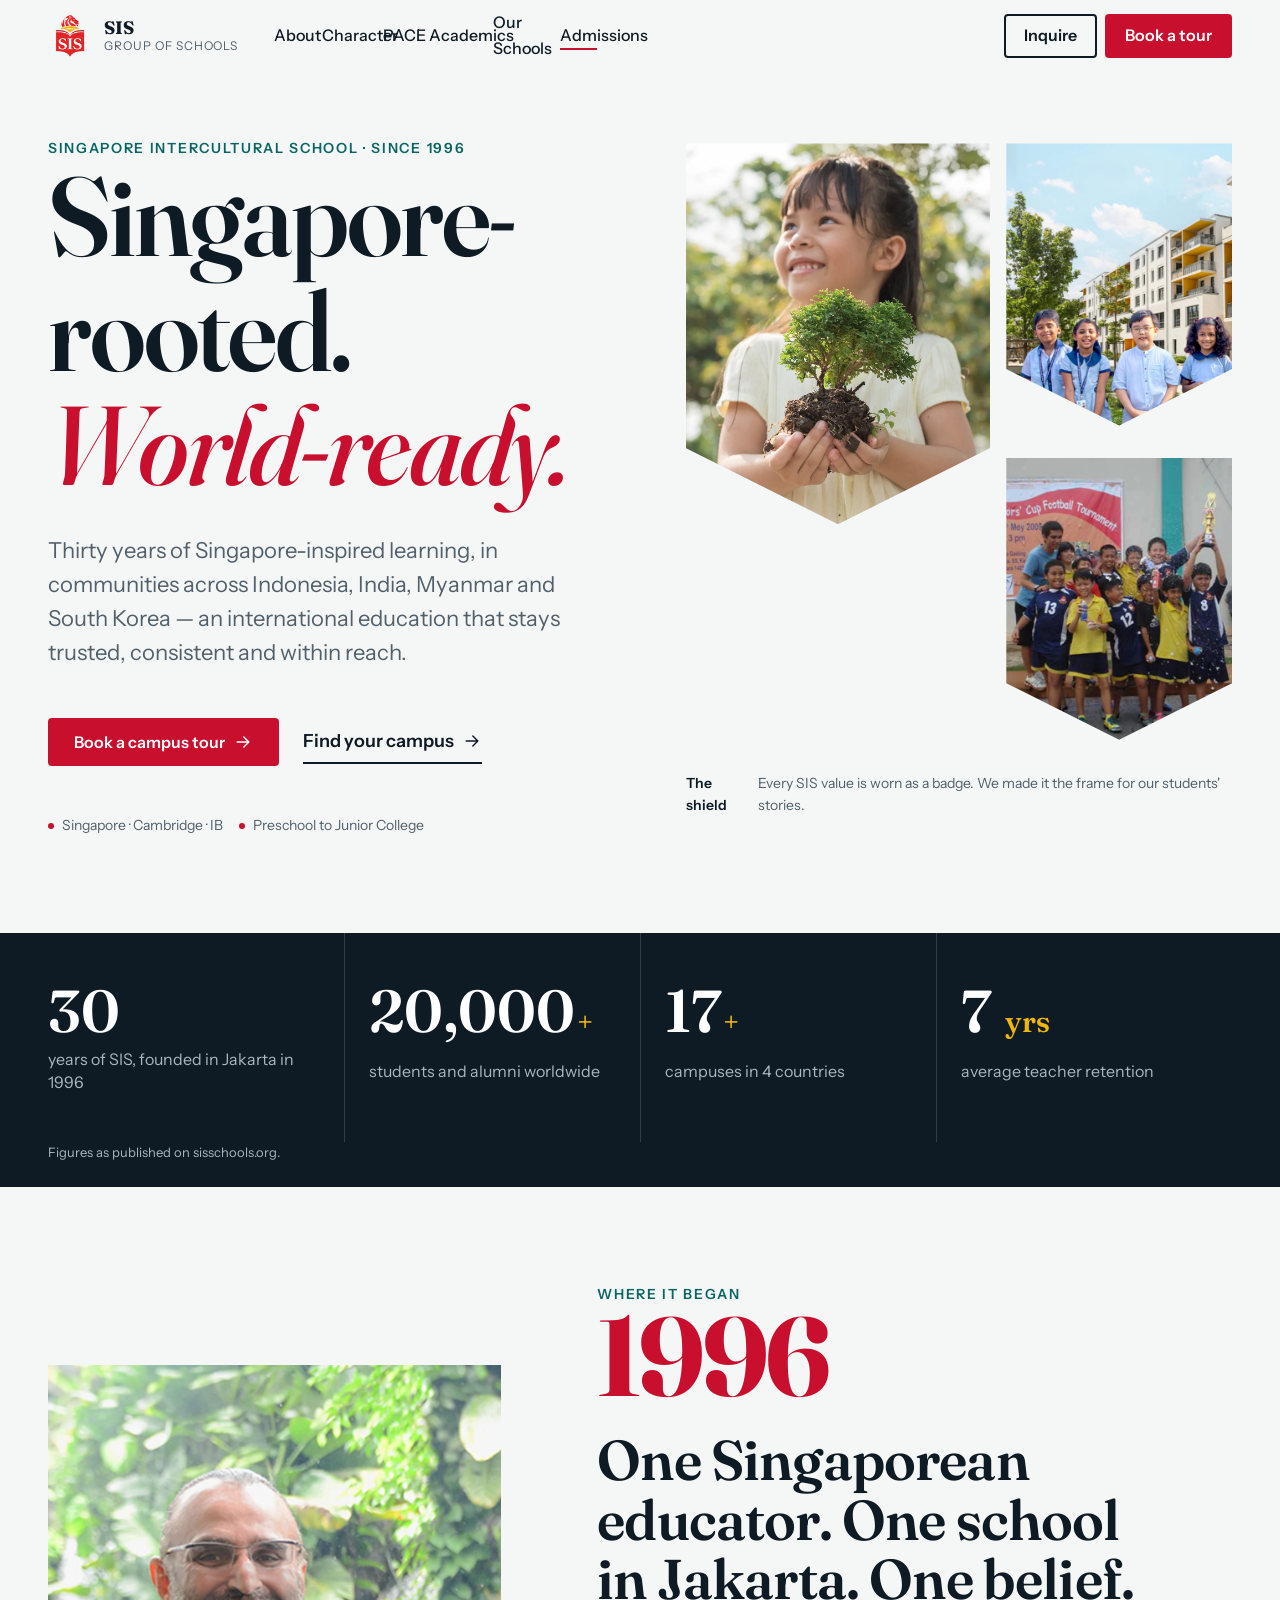
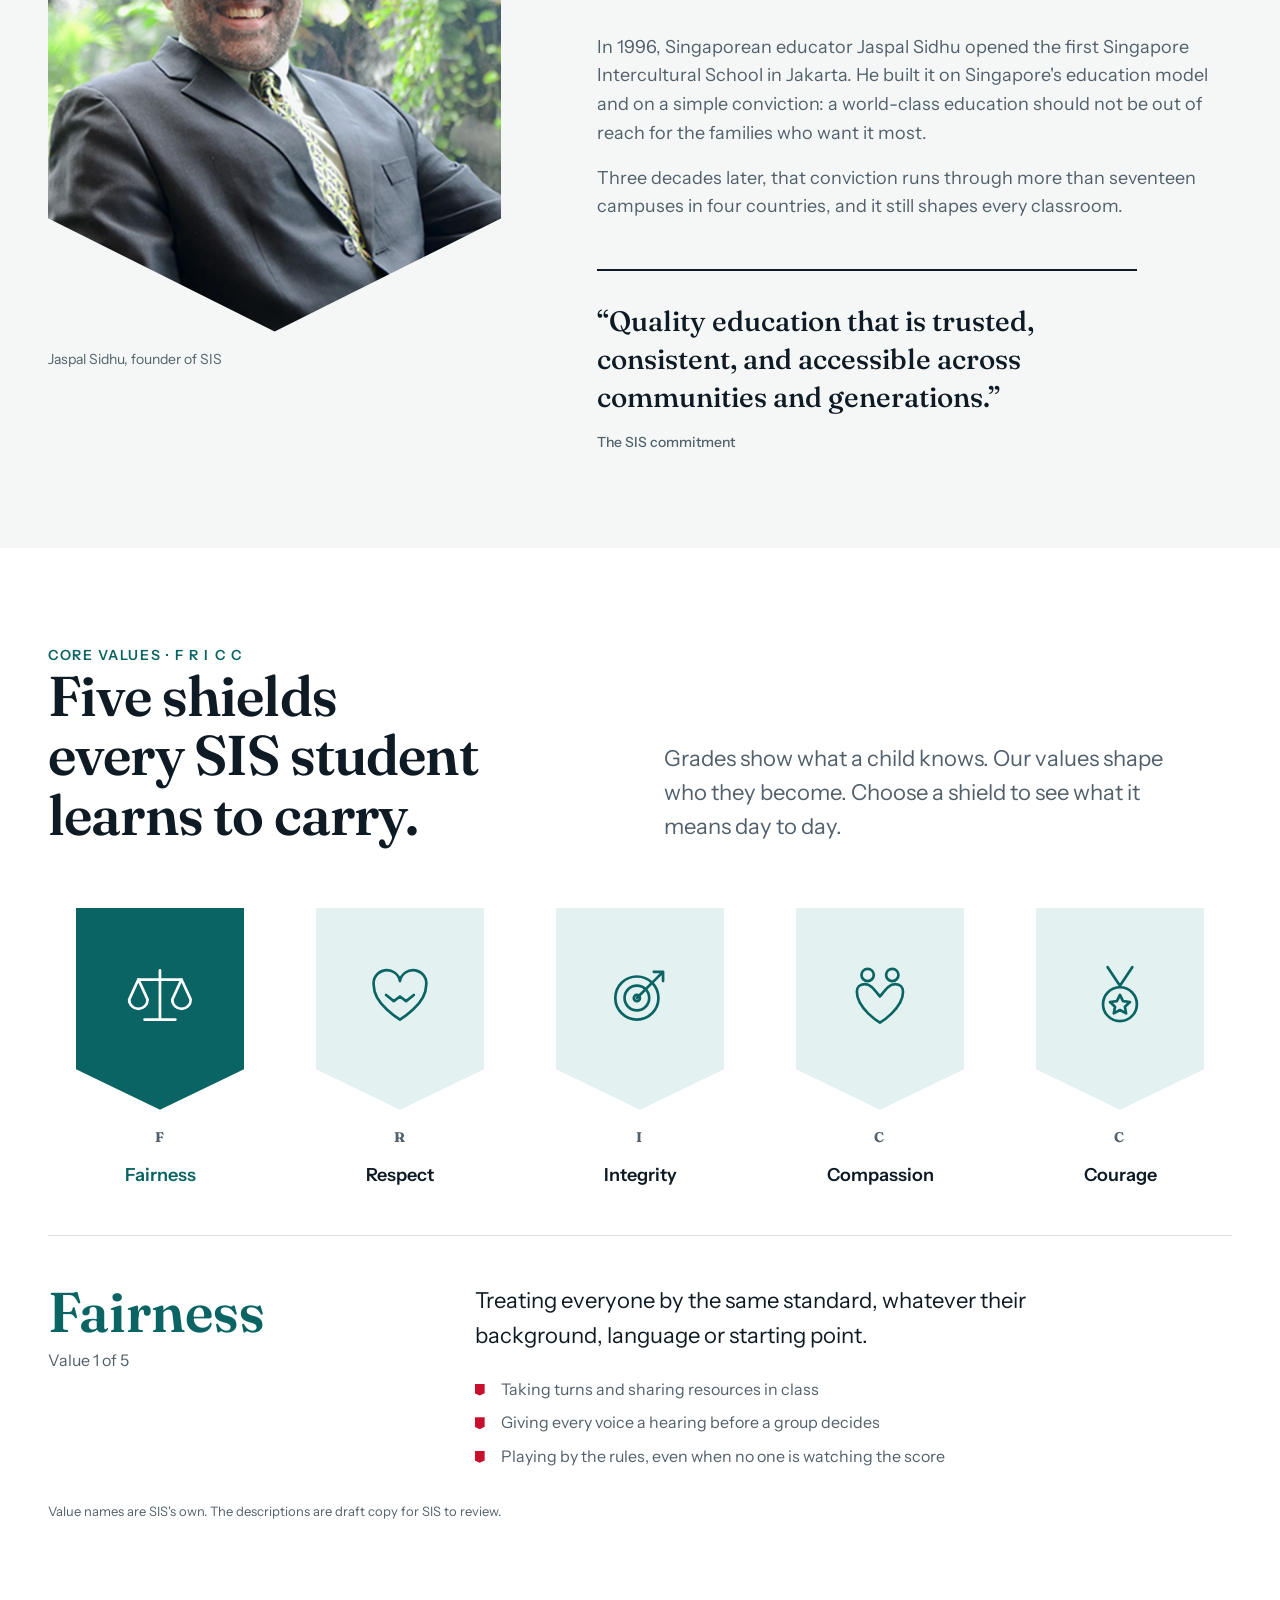
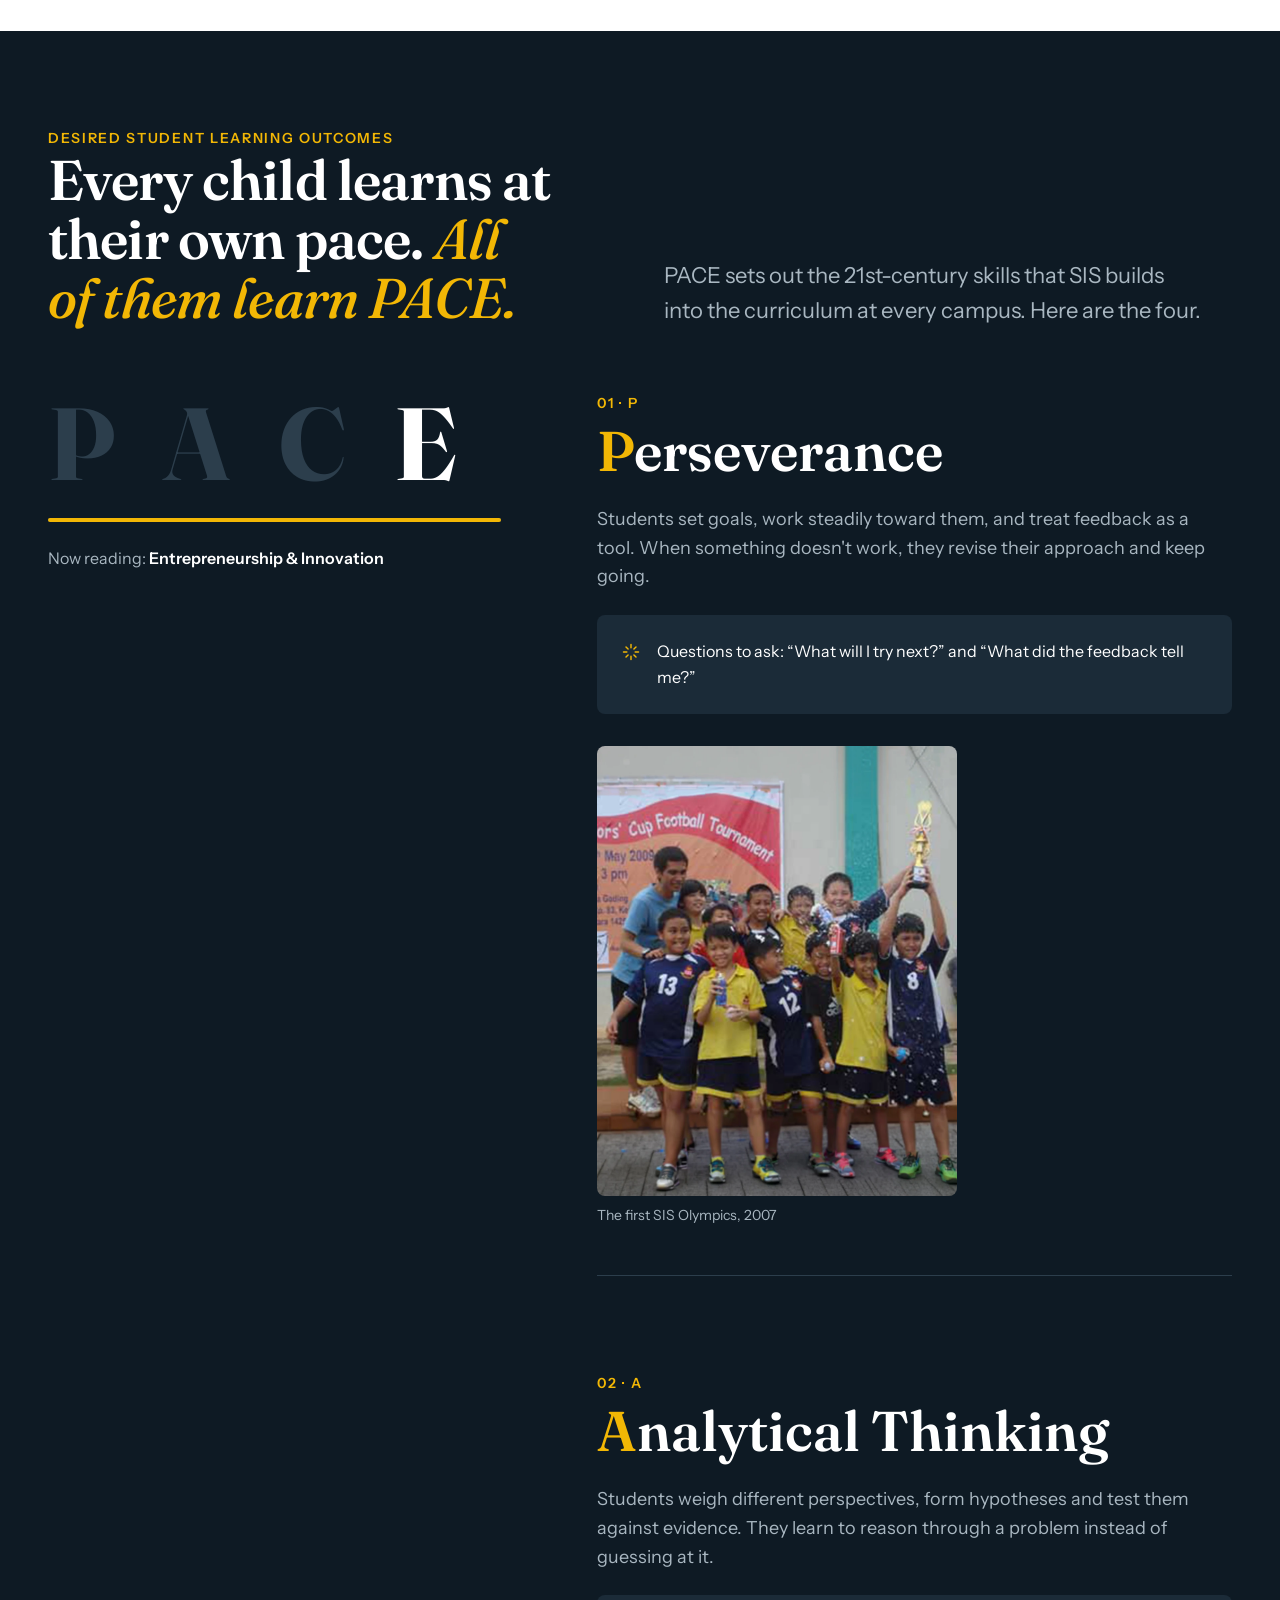
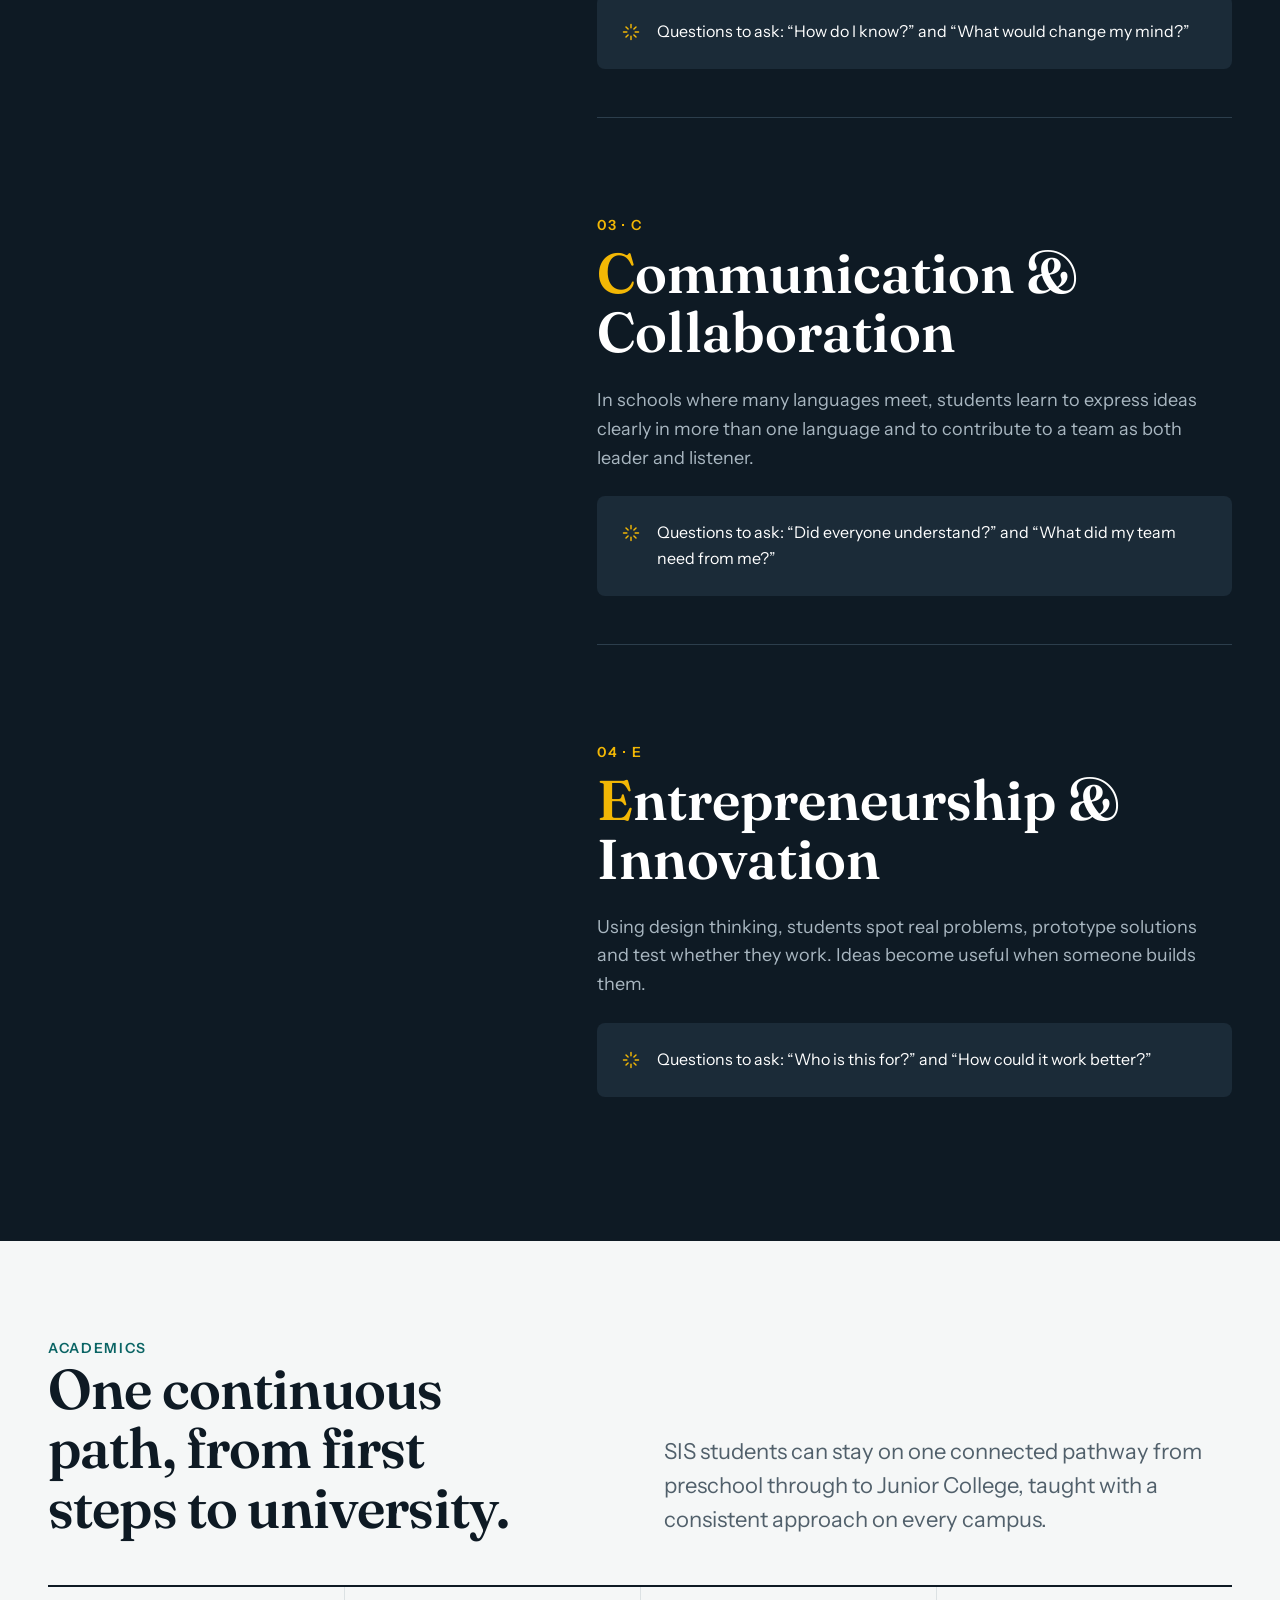
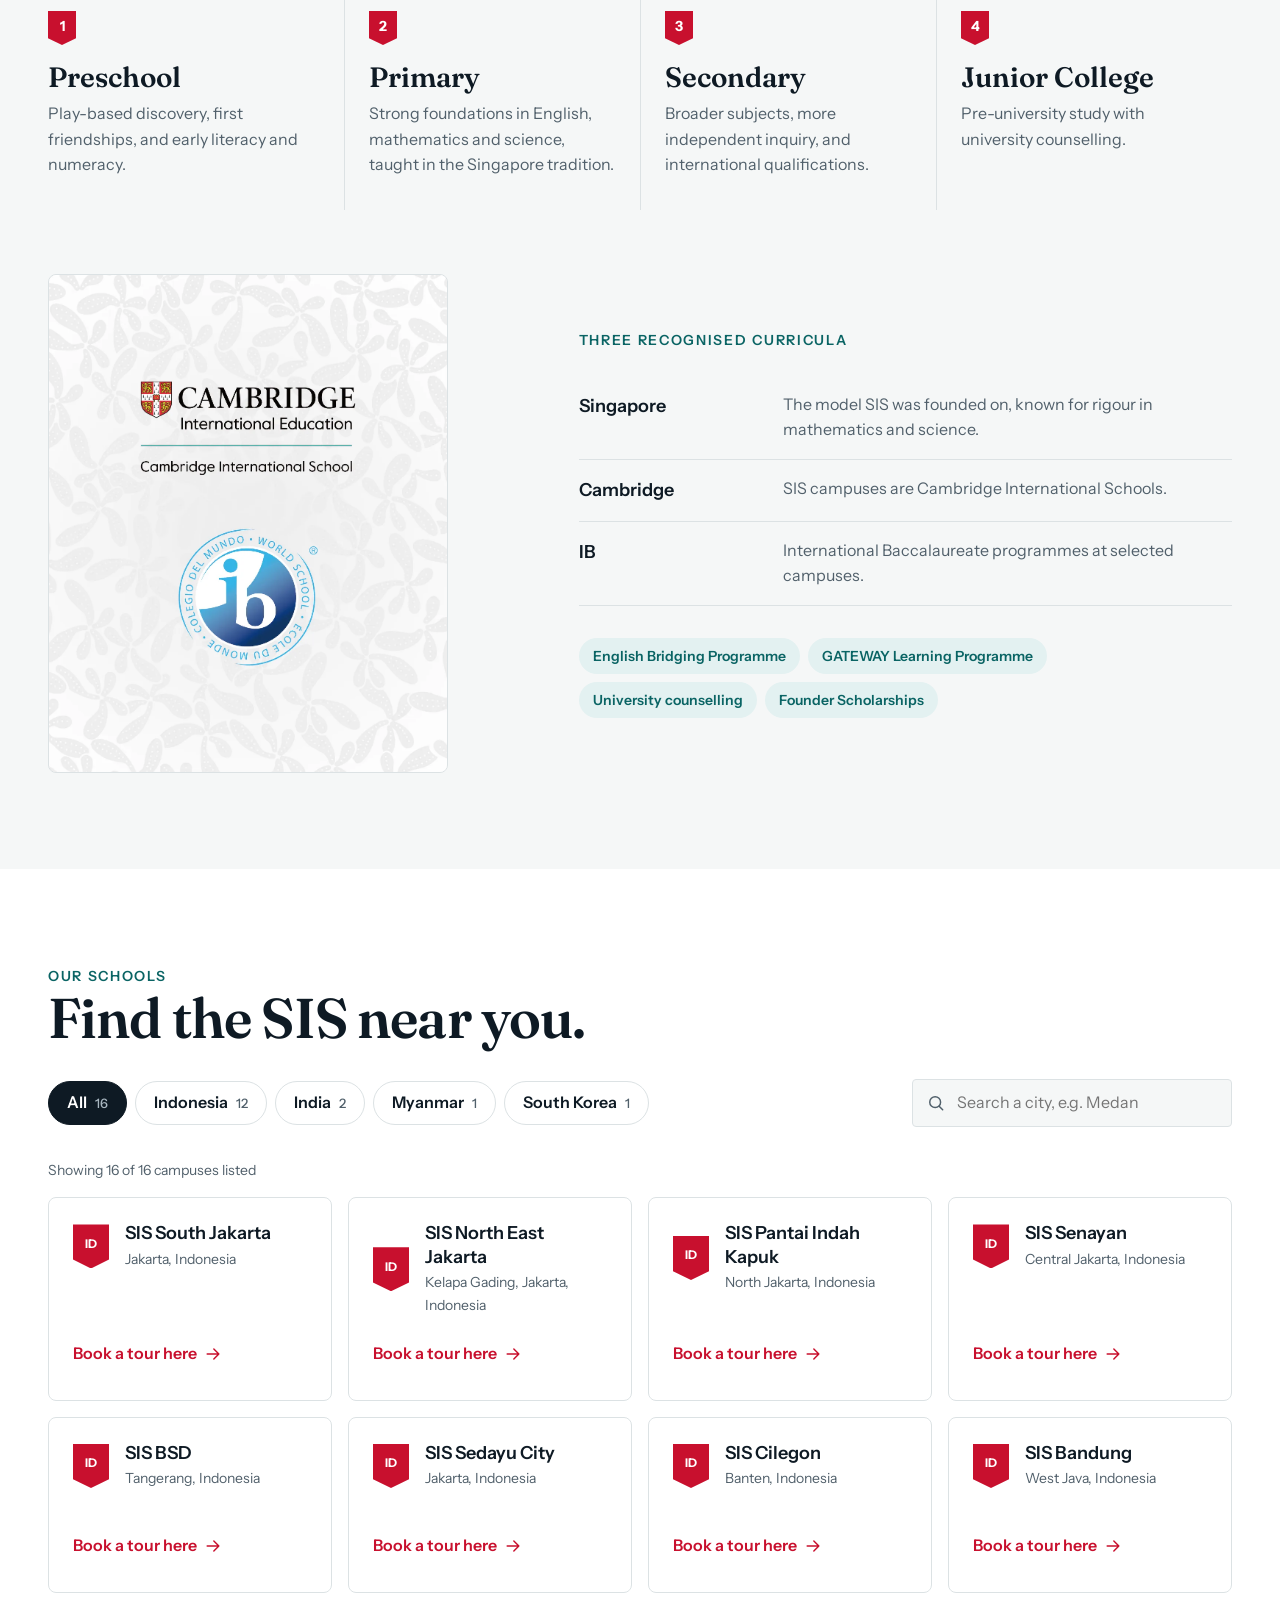
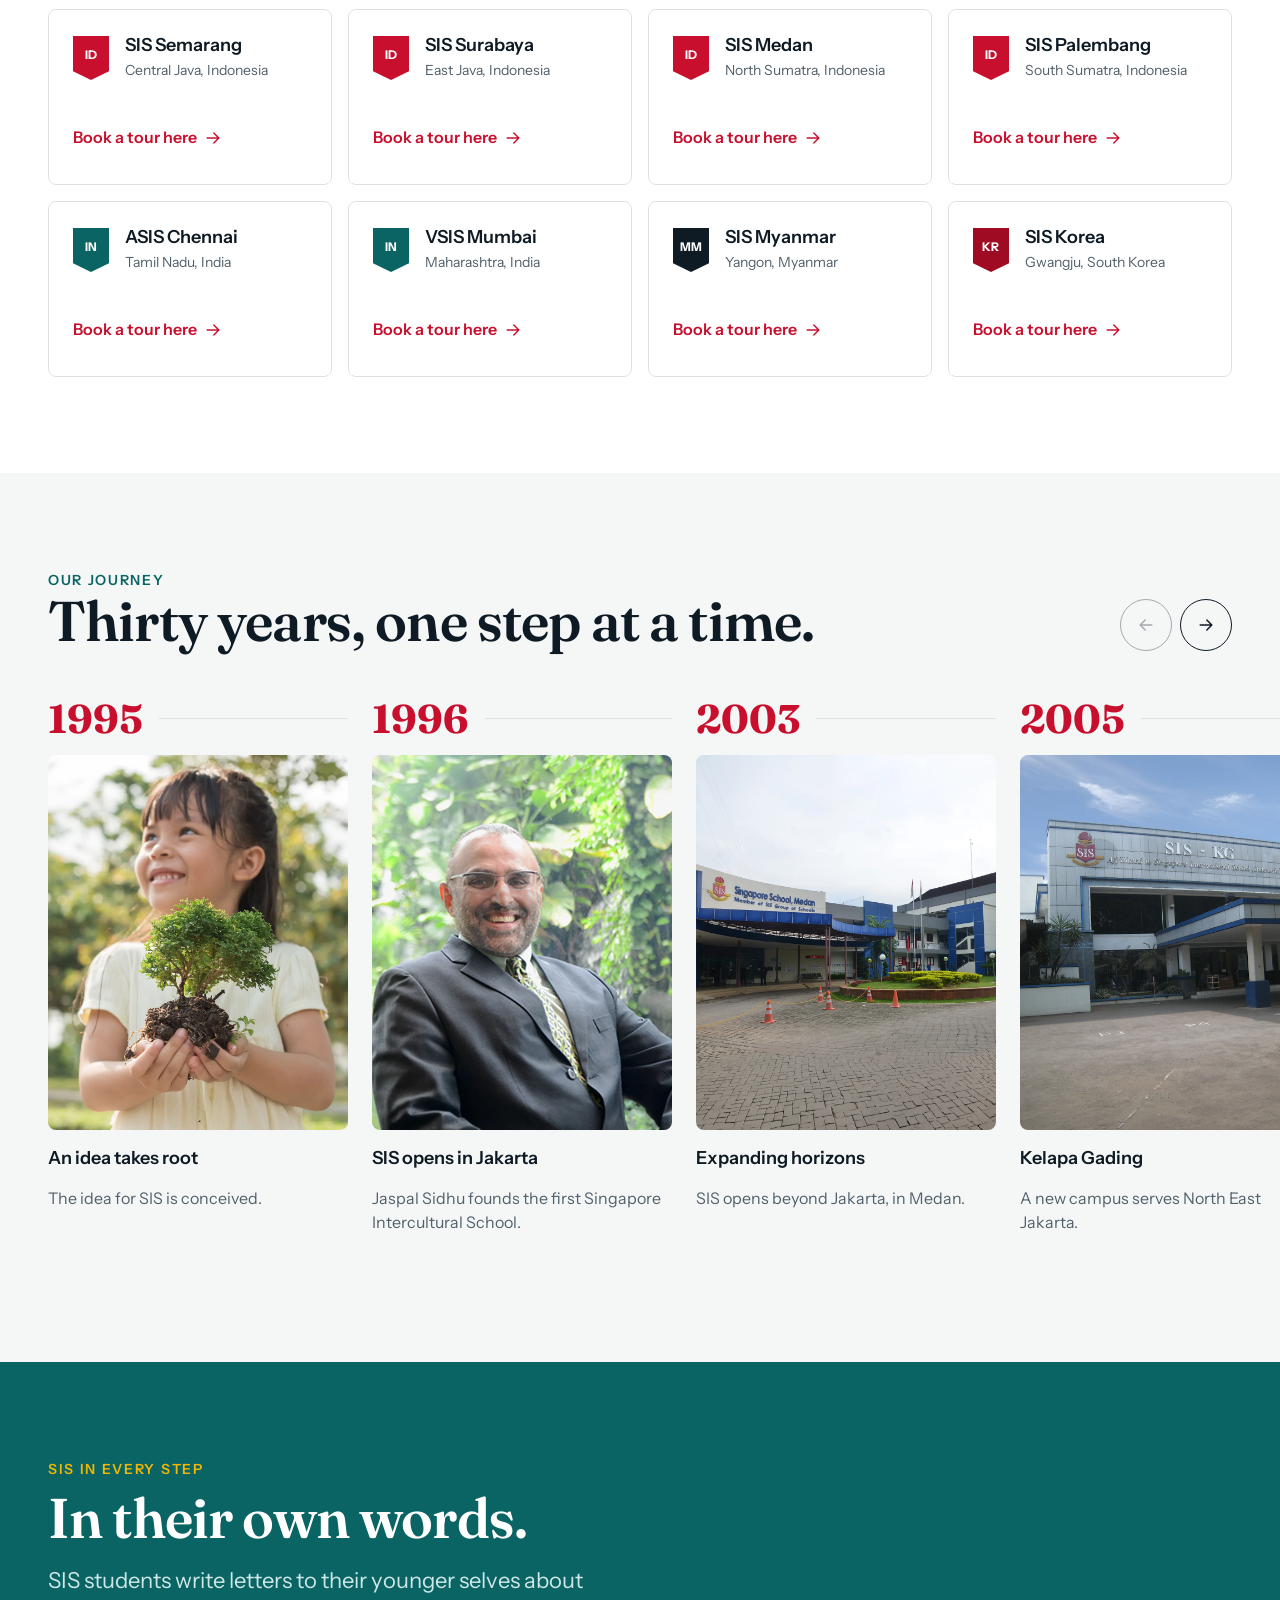
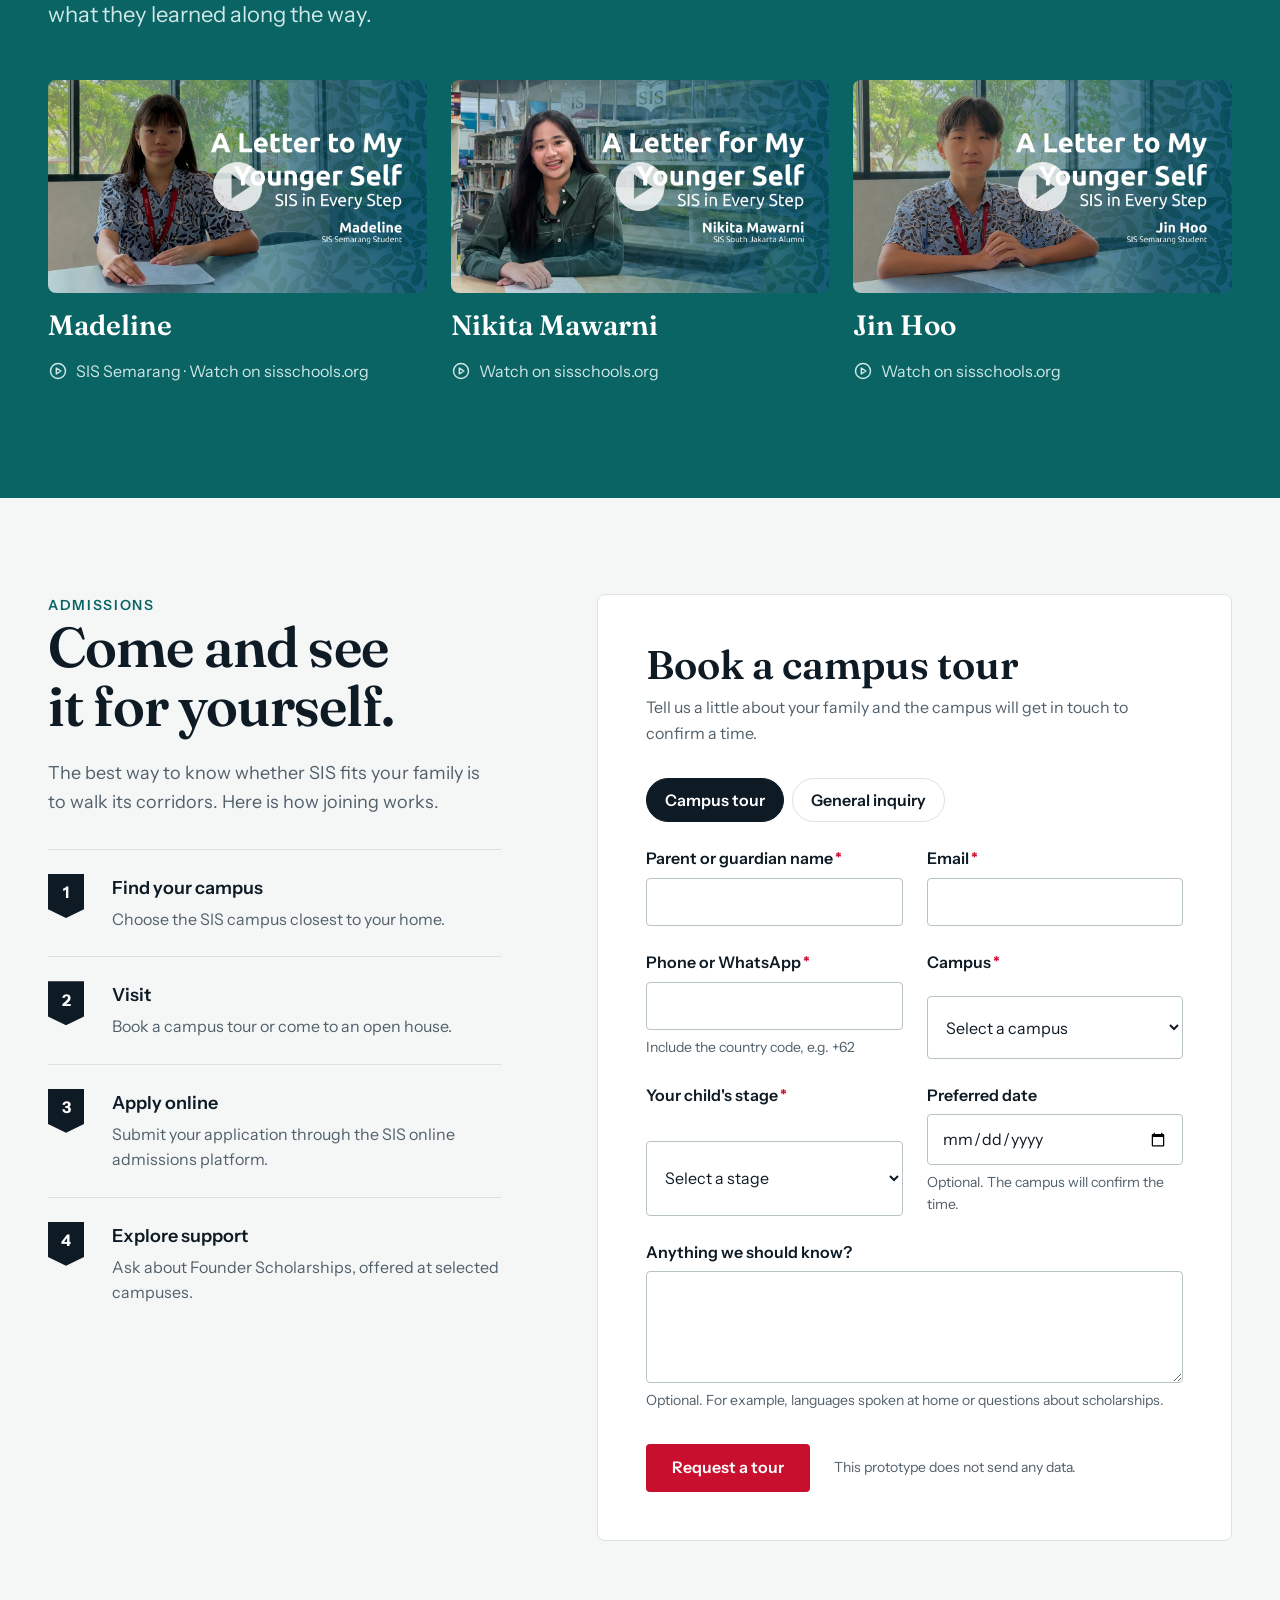
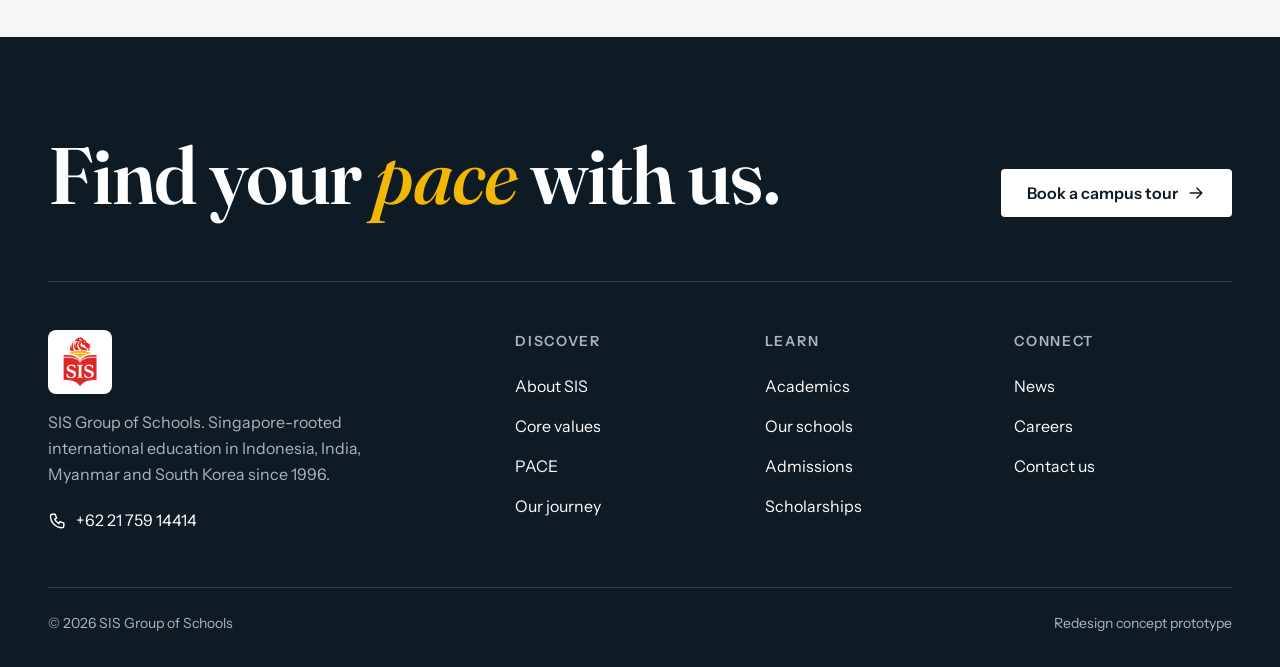
<file: archive/v1.html>
<!doctype html>
<html lang="en">
<head>
<meta charset="utf-8">
<meta name="viewport" content="width=device-width, initial-scale=1">
<title>SIS Group of Schools — Singapore-rooted. World-ready.</title>
<meta name="description" content="SIS Group of Schools: Singapore-rooted international education since 1996, across Indonesia, India, Myanmar and South Korea.">
<link rel="preconnect" href="https://fonts.googleapis.com">
<link rel="preconnect" href="https://fonts.gstatic.com" crossorigin>
<link href="https://fonts.googleapis.com/css2?family=Fraunces:ital,opsz,wght@0,9..144,400;0,9..144,600;0,9..144,700;1,9..144,500;1,9..144,600&family=Instrument+Sans:wght@400;500;600;700&display=swap" rel="stylesheet">
<style>
/* OD-LAYOUT-PRIMITIVES v1 — structure only: display, flex/grid, overflow, wrapping, ratio.
   Put this @layer first; product CSS outside the layer always wins. */
@layer od-layout {
  :where(.od-stack,.od-row,.od-row-top,.od-cluster,.od-grid,.od-field,.od-stat,.od-cell,.od-tile) > :where(*) { min-width: 0; }
  .od-stack   { display: flex; flex-direction: column; gap: var(--od-gap, 8px); }
  .od-row     { display: flex; align-items: center; gap: var(--od-gap, 8px); }
  .od-row-top { display: flex; align-items: flex-start; gap: var(--od-gap, 8px); }
  .od-cluster { display: flex; flex-wrap: wrap; align-items: center; gap: var(--od-gap, 8px); }
  .od-fill    { flex: 1 1 0; min-width: 0; }
  .od-fixed   { flex: none; }
  .od-grid    { display: grid; gap: var(--od-gap, 12px); grid-template-columns: repeat(var(--od-cols, 3), minmax(0, 1fr)); }
  .od-stat, .od-field, .od-cell { display: grid; gap: var(--od-gap, 2px); }
  :where(.od-stat,.od-field,.od-cell) > :where(*) { display: block; }
  .od-tile { display: grid; grid-template-rows: auto 1fr; }
  :where(.od-tile) > :where(*) { display: block; }
  .od-media { display: block; width: 100%; height: auto; aspect-ratio: var(--od-ratio, auto); }
  .od-media-cover { object-fit: cover; }
  .od-truncate { display: block; max-width: 100%; overflow: hidden; white-space: nowrap; text-overflow: ellipsis; }
  .od-clamp-2, .od-clamp-3 { display: -webkit-box; -webkit-box-orient: vertical; overflow: hidden; overflow-wrap: anywhere; }
  .od-clamp-2 { -webkit-line-clamp: 2; }
  .od-clamp-3 { -webkit-line-clamp: 3; }
  .od-lines-2 { min-height: calc(2 * 1.4em); }
  .od-nowrap  { white-space: nowrap; }
  .od-keep    { word-break: keep-all; overflow-wrap: anywhere; }
  .od-screen { display: grid; grid-template-rows: auto minmax(0, 1fr) auto; height: 100%; }
  .od-scroll { overflow-y: auto; overscroll-behavior: contain; min-height: 0; }
  .od-rail { display: flex; gap: var(--od-gap, 8px); overflow-x: auto; scroll-snap-type: x proximity; scrollbar-width: none;
             padding-inline: var(--od-rail-pad, 16px); scroll-padding-inline: var(--od-rail-pad, 16px); }
  .od-rail::-webkit-scrollbar { display: none; }
  :where(.od-rail) > :where(*) { flex: none; scroll-snap-align: start; }
  :where(.od-rail) > :where(:last-child) { margin-inline-end: var(--od-rail-pad, 16px); }
  .od-spacer { flex: none; visibility: hidden; pointer-events: none; }
  .od-touch  { min-width: 44px; min-height: 44px; }
}
/* /OD-LAYOUT-PRIMITIVES v1 */

:root {
  /* palette — derived from the SIS crest (red, gold) and the value-badge teal */
  --ink: #0E1A24;
  --ink-2: #1B2B38;
  --ground: #F5F7F7;
  --surface: #FFFFFF;
  --red: #C8102E;
  --red-deep: #9E0B22;
  --teal: #0E8C8C;
  --teal-deep: #0A6464;
  --teal-wash: #E3F1F1;
  --gold: #F2B705;
  --muted: #51606B;
  --muted-on-ink: #A9B7C1;
  --line: #DCE2E4;
  --line-ink: #2C3E4C;
  --danger: #B3261E;
  --success: #0A6464;

  /* type */
  --font-display: "Fraunces", "Iowan Old Style", Georgia, serif;
  --font-body: "Instrument Sans", "Segoe UI", system-ui, sans-serif;
  --fs-14: 14px; --fs-16: 16px; --fs-18: 18px; --fs-22: 22px; --fs-28: 28px;
  --fs-40: clamp(32px, 3.2vw + 12px, 40px);
  --fs-56: clamp(36px, 4.4vw + 12px, 56px);
  --fs-80: clamp(44px, 6vw + 10px, 80px);
  --fs-112: clamp(56px, 8.5vw + 8px, 112px);

  /* spacing — 8px rhythm */
  --s-1: 4px; --s-2: 8px; --s-3: 16px; --s-4: 24px; --s-5: 32px; --s-6: 48px; --s-7: 64px; --s-8: 96px; --s-9: 128px;
  --gutter: clamp(16px, 4vw, 48px);
  --maxw: 1280px;

  --r-1: 4px; --r-2: 8px;
  --shield: polygon(0 0, 100% 0, 100% 80%, 50% 100%, 0 80%);

  --dur-in: 220ms; --dur-out: 140ms; --dur-lg: 380ms;
  --ease-out: cubic-bezier(.2,.7,.2,1);
  --ease-in: cubic-bezier(.5,0,.8,.3);
  --header-h: 72px;
}

*, *::before, *::after { box-sizing: border-box; }
html { scroll-behavior: smooth; scroll-padding-top: calc(var(--header-h) + 16px); -webkit-text-size-adjust: 100%; }
body { margin: 0; background: var(--ground); color: var(--ink); font-family: var(--font-body); font-size: var(--fs-18); line-height: 1.6; }
img { max-width: 100%; }
a { color: inherit; }
button, input, select, textarea { font: inherit; color: inherit; }
:focus-visible { outline: 3px solid var(--gold); outline-offset: 3px; border-radius: 2px; }
.sr-only { position: absolute; width: 1px; height: 1px; padding: 0; margin: -1px; overflow: hidden; clip: rect(0 0 0 0); white-space: nowrap; border: 0; }
.skip { position: absolute; left: 16px; top: -64px; z-index: 100; background: var(--ink); color: #fff; padding: 12px 16px; border-radius: var(--r-1); text-decoration: none; }
.skip:focus { top: 16px; }

.wrap { width: 100%; max-width: var(--maxw); margin-inline: auto; padding-inline: var(--gutter); }
.section { padding-block: var(--s-8); }
.eyebrow { font-size: var(--fs-14); font-weight: 600; letter-spacing: .12em; text-transform: uppercase; color: var(--teal-deep); margin: 0; }
.on-ink .eyebrow { color: var(--gold); }
.h-display { font-family: var(--font-display); font-weight: 600; font-variation-settings: "opsz" 144; letter-spacing: -0.02em; line-height: 1.02; margin: 0; }
.h-section { font-family: var(--font-display); font-weight: 600; font-size: var(--fs-56); line-height: 1.06; letter-spacing: -0.015em; margin: 0; text-wrap: balance; }
.lede { font-size: var(--fs-22); line-height: 1.55; color: var(--muted); max-width: 36ch; margin: 0; }
.on-ink .lede { color: var(--muted-on-ink); }
.prose { max-width: 62ch; color: var(--muted); margin: 0; }
em.accent { font-style: italic; color: var(--red); font-weight: 500; }

/* buttons */
.btn { display: inline-flex; align-items: center; justify-content: center; gap: var(--s-2); min-height: 48px; padding: 0 var(--s-4); border-radius: var(--r-1); border: 2px solid transparent; font-weight: 600; font-size: var(--fs-16); text-decoration: none; cursor: pointer; white-space: nowrap;
  transition: background-color var(--dur-in) var(--ease-out), color var(--dur-in) var(--ease-out), border-color var(--dur-in) var(--ease-out), transform var(--dur-in) var(--ease-out); }
.btn-primary { background: var(--red); color: #fff; }
.btn-ghost { background: transparent; border-color: currentColor; }
.btn-light { background: #fff; color: var(--ink); }
.btn[disabled] { opacity: .55; cursor: not-allowed; }
@media (hover: hover) {
  .btn-primary:hover { background: var(--red-deep); }
  .btn-ghost:hover { background: var(--ink); color: #fff; border-color: var(--ink); }
  .on-ink .btn-ghost:hover { background: #fff; color: var(--ink); border-color: #fff; }
  .btn-light:hover { background: var(--gold); }
}
.btn:active { transform: translateY(1px); }
.link-arrow { display: inline-flex; align-items: center; gap: var(--s-2); font-weight: 600; text-decoration: none; min-height: 44px; border-bottom: 2px solid currentColor; }
.link-arrow svg { transition: transform var(--dur-in) var(--ease-out); }
@media (hover: hover) { .link-arrow:hover svg { transform: translateX(4px); } .link-arrow:hover { color: var(--red); } }
.icon { width: 20px; height: 20px; flex: none; fill: none; stroke: currentColor; stroke-width: 1.75; stroke-linecap: round; stroke-linejoin: round; }

/* shield mask — the SIS value-badge silhouette */
.shield { clip-path: var(--shield); }

/* ---------- header ---------- */
.site-header { position: sticky; top: 0; z-index: 50; background: rgba(245,247,247,.92); backdrop-filter: saturate(1.4) blur(10px); border-bottom: 1px solid transparent; transition: border-color var(--dur-in) var(--ease-out); }
.site-header.scrolled { border-bottom-color: var(--line); }
.site-header .bar { height: var(--header-h); --od-gap: var(--s-4); }
.brand { --od-gap: 12px; text-decoration: none; }
.brand img { width: 44px; height: 44px; }
.brand-name { font-family: var(--font-display); font-weight: 700; font-size: var(--fs-18); line-height: 1.1; }
.brand-sub { font-size: 12px; letter-spacing: .08em; text-transform: uppercase; color: var(--muted); line-height: 1.3; }
.nav { --od-gap: var(--s-1); }
.nav a { display: inline-flex; align-items: center; min-height: 44px; padding: 0 12px; text-decoration: none; font-size: var(--fs-16); font-weight: 500; border-radius: var(--r-1); position: relative; }
.nav a::after { content: ""; position: absolute; left: 12px; right: 12px; bottom: 8px; height: 2px; background: var(--red); transform: scaleX(0); transform-origin: left; transition: transform var(--dur-in) var(--ease-out); }
@media (hover: hover) { .nav a:hover::after { transform: scaleX(1); } }
.nav a[aria-current="true"]::after { transform: scaleX(1); }
.header-cta { --od-gap: var(--s-2); }
.header-cta .btn { min-height: 44px; padding: 0 18px; }
.menu-btn { display: none; width: 48px; height: 48px; border: 0; background: transparent; border-radius: var(--r-1); cursor: pointer; align-items: center; justify-content: center; }
.menu-btn .icon { width: 26px; height: 26px; }

@media (max-width: 1100px) { .nav { display: none; } .menu-btn { display: inline-flex; } .header-cta .btn-ghost { display: none; } }
@media (max-width: 560px) { .brand-sub { display: none; } .header-cta .btn-primary { padding: 0 14px; } }

/* drawer */
.drawer { position: fixed; inset: 0; z-index: 80; display: none; }
.drawer.open { display: block; }
.drawer-scrim { position: absolute; inset: 0; background: rgba(14,26,36,.5); opacity: 0; transition: opacity var(--dur-in) var(--ease-out); border: 0; width: 100%; cursor: pointer; }
.drawer-panel { position: absolute; top: 0; right: 0; bottom: 0; width: min(88vw, 400px); background: var(--surface); padding: var(--s-4); transform: translateX(100%); transition: transform var(--dur-lg) var(--ease-out); display: flex; flex-direction: column; gap: var(--s-4); overflow-y: auto; }
.drawer.visible .drawer-scrim { opacity: 1; }
.drawer.visible .drawer-panel { transform: none; }
.drawer.closing .drawer-scrim { opacity: 0; transition-duration: var(--dur-out); transition-timing-function: var(--ease-in); }
.drawer.closing .drawer-panel { transform: translateX(100%); transition-duration: 260ms; transition-timing-function: var(--ease-in); }
.drawer nav a { display: flex; align-items: center; min-height: 56px; font-family: var(--font-display); font-size: var(--fs-28); font-weight: 600; text-decoration: none; border-bottom: 1px solid var(--line); }
.icon-btn { width: 48px; height: 48px; display: inline-flex; align-items: center; justify-content: center; border: 0; background: transparent; border-radius: var(--r-1); cursor: pointer; }
@media (hover: hover) { .icon-btn:hover { background: var(--teal-wash); } }

/* ---------- hero ---------- */
.hero { padding-block: var(--s-7) var(--s-8); }
.hero-grid { display: grid; grid-template-columns: minmax(0, 1.05fr) minmax(0, 1fr); gap: var(--s-7); align-items: center; }
.hero h1 { font-size: var(--fs-112); }
.hero h1 .line { display: block; }
.hero .lede { margin-top: var(--s-5); }
.hero-actions { margin-top: var(--s-6); --od-gap: var(--s-4); }
.hero-meta { margin-top: var(--s-6); --od-gap: var(--s-3); color: var(--muted); font-size: var(--fs-14); }
.hero-meta .dot { width: 6px; height: 6px; border-radius: 50%; background: var(--red); flex: none; }
.hero-art { display: grid; grid-template-columns: 1.35fr 1fr; gap: var(--s-3); align-items: start; }
.hero-art figure { margin: 0; }
.hero-art .main { grid-row: span 2; }
.hero-art .side { display: grid; gap: var(--s-3); }
.hero-art .side figure:last-child { margin-top: var(--s-3); }
.hero-art img { background: var(--line); }
.hero-caption { margin-top: var(--s-3); font-size: var(--fs-14); color: var(--muted); display: flex; gap: var(--s-2); align-items: baseline; }
.hero-caption b { color: var(--ink); font-weight: 600; }
@media (max-width: 900px) {
  .hero-grid { grid-template-columns: 1fr; gap: var(--s-6); }
  .hero { padding-top: var(--s-5); }
}

/* ---------- stats ---------- */
.stats { background: var(--ink); color: #fff; }
.stats .od-grid { --od-cols: 4; --od-gap: 0; }
.stat { padding: var(--s-6) var(--s-4); border-left: 1px solid var(--line-ink); --od-gap: var(--s-2); }
.stat:first-child { border-left: 0; padding-left: 0; }
.stat-num { font-family: var(--font-display); font-size: clamp(40px, 4vw + 8px, 64px); font-weight: 600; line-height: 1; color: #fff; white-space: nowrap; }
.stat-num small { font-size: .5em; color: var(--gold); margin-left: 2px; }
.stat-label { font-size: var(--fs-16); color: var(--muted-on-ink); line-height: 1.45; }
.stats-source { font-size: 13px; color: var(--muted-on-ink); padding-bottom: var(--s-4); margin: 0; }
@media (max-width: 900px) {
  .stats .od-grid { --od-cols: 2; }
  .stat:nth-child(3) { border-left: 0; padding-left: 0; }
  .stat { border-top: 1px solid var(--line-ink); }
  .stat:nth-child(-n+2) { border-top: 0; }
}

/* ---------- origin ---------- */
.origin-grid { display: grid; grid-template-columns: minmax(0, 5fr) minmax(0, 7fr); gap: var(--s-8); align-items: center; }
.origin figure { margin: 0; }
.origin figcaption { margin-top: var(--s-3); font-size: var(--fs-14); color: var(--muted); }
.origin .year { font-family: var(--font-display); font-size: var(--fs-112); font-weight: 700; line-height: .9; color: var(--red); margin: 0 0 var(--s-4); letter-spacing: -0.03em; }
.origin p + p { margin-top: var(--s-3); }
.mission { margin: var(--s-6) 0 0; padding: var(--s-5) 0 0; border-top: 2px solid var(--ink); font-family: var(--font-display); font-size: var(--fs-28); line-height: 1.35; font-weight: 500; max-width: 30ch; }
.mission cite { display: block; margin-top: var(--s-3); font-family: var(--font-body); font-style: normal; font-size: var(--fs-14); color: var(--muted); font-weight: 500; }
@media (max-width: 900px) { .origin-grid { grid-template-columns: 1fr; gap: var(--s-6); } .origin figure { max-width: 420px; } }

/* ---------- FRICC ---------- */
.values { background: var(--surface); }
.values-head { display: grid; grid-template-columns: minmax(0, 1fr) minmax(0, 1fr); gap: var(--s-6); align-items: end; margin-bottom: var(--s-7); }
.shields { display: grid; grid-template-columns: repeat(5, minmax(0, 1fr)); gap: var(--s-3); }
.shield-btn { appearance: none; border: 0; background: transparent; padding: 0; cursor: pointer; text-align: center; display: grid; gap: var(--s-3); justify-items: center; }
.shield-face { width: 100%; max-width: 168px; aspect-ratio: 5 / 6; clip-path: var(--shield); background: var(--teal-wash); color: var(--teal-deep); display: grid; place-items: center; padding-bottom: 12%;
  transition: background-color var(--dur-in) var(--ease-out), color var(--dur-in) var(--ease-out), transform var(--dur-in) var(--ease-out); }
.shield-face svg { width: 44%; height: auto; fill: none; stroke: currentColor; stroke-width: 1.75; stroke-linecap: round; stroke-linejoin: round; }
.shield-letter { font-family: var(--font-display); font-weight: 700; font-size: var(--fs-14); letter-spacing: .14em; color: var(--muted); }
.shield-name { display: block; font-weight: 600; font-size: var(--fs-18); line-height: 1.3; }
.shield-btn[aria-selected="true"] .shield-face { background: var(--teal-deep); color: #fff; }
.shield-btn[aria-selected="true"] .shield-name { color: var(--teal-deep); }
@media (hover: hover) { .shield-btn:hover .shield-face { transform: translateY(-4px); } .shield-btn[aria-selected="false"]:hover .shield-face { background: #CFE7E7; } }
.shield-btn:focus-visible { outline: none; }
.shield-btn:focus-visible .shield-face { outline: 3px solid var(--gold); outline-offset: 0; clip-path: none; border-radius: var(--r-2); }
.value-panel { margin-top: var(--s-6); display: grid; grid-template-columns: minmax(0, 4fr) minmax(0, 8fr); gap: var(--s-6); padding: var(--s-6) 0 0; border-top: 1px solid var(--line); }
.value-panel h3 { font-family: var(--font-display); font-size: var(--fs-56); font-weight: 600; margin: 0; line-height: 1; color: var(--teal-deep); }
.value-panel .kicker { margin: var(--s-2) 0 0; font-size: var(--fs-16); color: var(--muted); }
.value-panel .body { font-size: var(--fs-22); line-height: 1.55; margin: 0; max-width: 40ch; }
.value-panel .looks { margin: var(--s-4) 0 0; padding: 0; list-style: none; display: grid; gap: var(--s-2); }
.value-panel .looks li { display: flex; gap: var(--s-3); align-items: flex-start; color: var(--muted); font-size: var(--fs-16); }
.value-panel .looks li::before { content: ""; flex: none; width: 10px; height: 12px; margin-top: 7px; background: var(--red); clip-path: var(--shield); }
.panel-anim { animation: panelIn var(--dur-lg) var(--ease-out); }
@keyframes panelIn { from { opacity: 0; transform: translateY(8px); } to { opacity: 1; transform: none; } }
.copy-note { margin-top: var(--s-5); font-size: 13px; color: var(--muted); }
@media (max-width: 900px) {
  .values-head { grid-template-columns: 1fr; gap: var(--s-4); }
  .value-panel { grid-template-columns: 1fr; gap: var(--s-4); }
}
@media (max-width: 640px) {
  .shields { grid-template-columns: repeat(5, minmax(0, 1fr)); gap: var(--s-2); }
  .shield-name { font-size: 12px; }
  .shield-letter { display: none; }
}

/* ---------- PACE ---------- */
.pace { background: var(--ink); color: #fff; }
.pace-head { display: grid; grid-template-columns: minmax(0, 1fr) minmax(0, 1fr); gap: var(--s-6); align-items: end; margin-bottom: var(--s-7); }
.pace-head .h-section em { font-style: italic; color: var(--gold); font-weight: 500; }
.pace-body { display: grid; grid-template-columns: minmax(0, 5fr) minmax(0, 7fr); gap: var(--s-8); }
.pace-rail { position: sticky; top: calc(var(--header-h) + 32px); align-self: start; }
.pace-letters { display: grid; grid-template-columns: repeat(4, minmax(0, 1fr)); gap: var(--s-2); }
.pace-letter { appearance: none; border: 0; background: transparent; color: var(--line-ink); cursor: pointer; padding: 0; font-family: var(--font-display); font-weight: 700; font-size: clamp(64px, 8vw, 144px); line-height: 1; text-align: left;
  transition: color var(--dur-in) var(--ease-out); min-height: 44px; }
.pace-letter[aria-current="step"] { color: #fff; }
@media (hover: hover) { .pace-letter:hover { color: var(--muted-on-ink); } .pace-letter[aria-current="step"]:hover { color: #fff; } }
.pace-progress { margin-top: var(--s-4); height: 4px; background: var(--line-ink); border-radius: 2px; overflow: hidden; }
.pace-progress span { display: block; height: 100%; width: 100%; background: var(--gold); transform-origin: left; transform: scaleX(.25); transition: transform var(--dur-lg) var(--ease-out); }
.pace-now { margin-top: var(--s-4); font-size: var(--fs-16); color: var(--muted-on-ink); }
.pace-now b { color: #fff; font-weight: 600; }
.pace-chapters { display: grid; gap: var(--s-8); }
.chapter { padding-bottom: var(--s-6); border-bottom: 1px solid var(--line-ink); }
.chapter:last-child { border-bottom: 0; }
.chapter .num { font-size: var(--fs-14); letter-spacing: .12em; text-transform: uppercase; color: var(--gold); font-weight: 600; margin: 0; }
.chapter h3 { font-family: var(--font-display); font-size: var(--fs-56); font-weight: 600; margin: var(--s-2) 0 var(--s-4); line-height: 1.05; }
.chapter h3 .initial { color: var(--gold); }
.chapter p { color: var(--muted-on-ink); margin: 0; max-width: 52ch; }
.chapter .prompt { margin-top: var(--s-4); padding: var(--s-4); background: var(--ink-2); border-radius: var(--r-2); color: #fff; font-size: var(--fs-16); display: flex; gap: var(--s-3); align-items: flex-start; }
.chapter .prompt .icon { color: var(--gold); margin-top: 3px; }
.chapter figure { margin: var(--s-5) 0 0; max-width: 360px; }
.chapter figcaption { margin-top: var(--s-2); font-size: var(--fs-14); color: var(--muted-on-ink); }
@media (max-width: 900px) {
  .pace-head { grid-template-columns: 1fr; gap: var(--s-4); }
  .pace-body { grid-template-columns: 1fr; gap: var(--s-5); }
  .pace-rail { top: var(--header-h); z-index: 5; background: var(--ink); padding: var(--s-3) 0; margin-inline: calc(var(--gutter) * -1); padding-inline: var(--gutter); border-bottom: 1px solid var(--line-ink); }
  .pace-letter { font-size: 48px; }
  .pace-now { display: none; }
  .pace-progress { margin-top: var(--s-2); }
}

/* ---------- pathways ---------- */
.path-head { display: grid; grid-template-columns: minmax(0, 1fr) minmax(0, 1fr); gap: var(--s-6); align-items: end; margin-bottom: var(--s-6); }
.stages { list-style: none; margin: 0; padding: 0; display: grid; grid-template-columns: repeat(4, minmax(0, 1fr)); gap: 0; border-top: 2px solid var(--ink); }
.stage { padding: var(--s-4) var(--s-4) var(--s-5) 0; position: relative; display: grid; gap: var(--s-2); align-content: start; }
.stage + .stage { padding-left: var(--s-4); border-left: 1px solid var(--line); }
.stage .step { width: 28px; height: 34px; clip-path: var(--shield); background: var(--red); color: #fff; font-weight: 700; font-size: var(--fs-14); display: grid; place-items: center; padding-bottom: 4px; }
.stage h3 { font-family: var(--font-display); font-size: var(--fs-28); font-weight: 600; margin: var(--s-2) 0 0; line-height: 1.15; }
.stage p { margin: 0; color: var(--muted); font-size: var(--fs-16); }
.curricula { margin-top: var(--s-7); display: grid; grid-template-columns: minmax(0, 5fr) minmax(0, 7fr); gap: var(--s-7); align-items: center; }
.curricula figure { margin: 0; max-width: 400px; }
.curricula img { border-radius: var(--r-2); border: 1px solid var(--line); background: #fff; }
.curric-list { list-style: none; margin: var(--s-4) 0 0; padding: 0; display: grid; gap: 0; }
.curric-list li { display: grid; grid-template-columns: 180px minmax(0, 1fr); gap: var(--s-4); padding: var(--s-3) 0; border-bottom: 1px solid var(--line); }
.curric-list li b { font-weight: 600; }
.curric-list li span { color: var(--muted); font-size: var(--fs-16); }
.programmes { margin-top: var(--s-5); --od-gap: var(--s-2); }
.chip { display: inline-flex; align-items: center; min-height: 36px; padding: 0 14px; border-radius: 999px; background: var(--teal-wash); color: var(--teal-deep); font-size: var(--fs-14); font-weight: 600; white-space: nowrap; }
@media (max-width: 900px) {
  .path-head, .curricula { grid-template-columns: 1fr; gap: var(--s-4); }
  .stages { grid-template-columns: repeat(2, minmax(0, 1fr)); }
  .stage:nth-child(3) { border-left: 0; padding-left: 0; }
  .stage:nth-child(n+3) { border-top: 1px solid var(--line); }
}
@media (max-width: 520px) {
  .stages { grid-template-columns: 1fr; }
  .stage + .stage { border-left: 0; padding-left: 0; border-top: 1px solid var(--line); }
  .curric-list li { grid-template-columns: 1fr; gap: var(--s-1); }
}

/* ---------- campus finder ---------- */
.campuses { background: var(--surface); }
.finder-head { display: grid; grid-template-columns: minmax(0, 1fr) auto; gap: var(--s-5); align-items: end; margin-bottom: var(--s-5); }
.finder-tools { display: grid; grid-template-columns: minmax(0, 1fr) 320px; gap: var(--s-4); align-items: center; margin-bottom: var(--s-5); }
.filter { --od-gap: var(--s-2); --od-rail-pad: 0px; }
.filter-btn { appearance: none; min-height: 44px; padding: 0 18px; border-radius: 999px; border: 1.5px solid var(--line); background: var(--surface); cursor: pointer; font-weight: 600; font-size: var(--fs-16); white-space: nowrap; display: inline-flex; align-items: center; gap: var(--s-2);
  transition: background-color var(--dur-in) var(--ease-out), border-color var(--dur-in) var(--ease-out), color var(--dur-in) var(--ease-out); }
.filter-btn .count { font-size: 13px; color: var(--muted); font-weight: 500; }
.filter-btn[aria-pressed="true"] { background: var(--ink); color: #fff; border-color: var(--ink); }
.filter-btn[aria-pressed="true"] .count { color: var(--muted-on-ink); }
@media (hover: hover) { .filter-btn[aria-pressed="false"]:hover { border-color: var(--ink); } }
.search { position: relative; }
.search .icon { position: absolute; left: 14px; top: 50%; transform: translateY(-50%); color: var(--muted); pointer-events: none; }
.search input { width: 100%; min-height: 48px; padding: 0 16px 0 44px; border: 1.5px solid var(--line); border-radius: var(--r-1); background: var(--ground); font-size: var(--fs-16); }
.search input:focus { border-color: var(--teal-deep); outline: none; box-shadow: 0 0 0 3px rgba(10,100,100,.2); }
.campus-grid { display: grid; grid-template-columns: repeat(4, minmax(0, 1fr)); gap: var(--s-3); list-style: none; margin: 0; padding: 0; }
.campus { border: 1px solid var(--line); border-radius: var(--r-2); padding: var(--s-4); display: grid; gap: var(--s-3); align-content: space-between; background: var(--surface); min-height: 176px;
  transition: border-color var(--dur-in) var(--ease-out), transform var(--dur-in) var(--ease-out); animation: cardIn var(--dur-lg) var(--ease-out) both; animation-delay: calc(var(--i, 0) * 40ms); }
@keyframes cardIn { from { opacity: 0; transform: translateY(8px); } to { opacity: 1; transform: none; } }
@media (hover: hover) { .campus:hover { border-color: var(--ink); } }
.campus .top { --od-gap: var(--s-3); }
.campus .badge { width: 36px; height: 44px; clip-path: var(--shield); background: var(--red); color: #fff; font-size: 12px; font-weight: 700; letter-spacing: .04em; display: grid; place-items: center; padding-bottom: 6px; }
.campus .badge.in { background: var(--teal-deep); }
.campus .badge.mm { background: var(--ink); }
.campus .badge.kr { background: var(--red-deep); }
.campus-name { font-weight: 600; font-size: var(--fs-18); line-height: 1.3; }
.campus-meta { font-size: var(--fs-14); color: var(--muted); }
.campus .tour { justify-self: start; display: inline-flex; align-items: center; gap: 6px; min-height: 44px; padding: 0; border: 0; background: none; color: var(--red); font-weight: 600; font-size: var(--fs-16); cursor: pointer; }
@media (hover: hover) { .campus .tour:hover { color: var(--red-deep); text-decoration: underline; text-underline-offset: 4px; } }
.empty { display: none; padding: var(--s-6); border: 1.5px dashed var(--line); border-radius: var(--r-2); text-align: center; color: var(--muted); }
.empty.show { display: block; }
.empty b { display: block; color: var(--ink); font-size: var(--fs-22); font-family: var(--font-display); margin-bottom: var(--s-2); }
.empty button { margin-top: var(--s-3); }
.finder-status { font-size: var(--fs-14); color: var(--muted); margin: 0 0 var(--s-3); }
@media (max-width: 1100px) { .campus-grid { grid-template-columns: repeat(3, minmax(0, 1fr)); } }
@media (max-width: 900px) {
  .finder-head { grid-template-columns: 1fr; }
  .finder-tools { grid-template-columns: 1fr; }
  .filter { flex-wrap: nowrap; overflow-x: auto; scrollbar-width: none; margin-inline: calc(var(--gutter) * -1); padding-inline: var(--gutter); }
  .filter::-webkit-scrollbar { display: none; }
  .campus-grid { grid-template-columns: repeat(2, minmax(0, 1fr)); }
}
@media (max-width: 520px) { .campus-grid { grid-template-columns: 1fr; } .campus { min-height: 0; } }

/* ---------- journey ---------- */
.journey-head { display: grid; grid-template-columns: minmax(0, 1fr) auto; gap: var(--s-5); align-items: end; margin-bottom: var(--s-6); }
.rail-ctrl { --od-gap: var(--s-2); }
.round-btn { width: 52px; height: 52px; border-radius: 50%; border: 1.5px solid var(--ink); background: transparent; cursor: pointer; display: inline-flex; align-items: center; justify-content: center;
  transition: background-color var(--dur-in) var(--ease-out), color var(--dur-in) var(--ease-out); }
.round-btn[disabled] { opacity: .35; cursor: not-allowed; }
@media (hover: hover) { .round-btn:not([disabled]):hover { background: var(--ink); color: #fff; } }
.journey-rail { --od-gap: var(--s-4); --od-rail-pad: max(var(--gutter), calc((100vw - var(--maxw)) / 2 + var(--gutter))); list-style: none; margin: 0; padding-block: 0 var(--s-2); scroll-behavior: smooth; }
.moment { width: clamp(248px, 24vw, 300px); display: grid; gap: var(--s-3); align-content: start; }
.moment img { border-radius: var(--r-2); background: var(--line); }
.moment .yr { font-family: var(--font-display); font-weight: 700; font-size: var(--fs-40); line-height: 1; color: var(--red); display: flex; align-items: center; gap: var(--s-3); }
.moment .yr::after { content: ""; flex: 1; height: 1px; background: var(--line); }
.moment h3 { font-size: var(--fs-18); font-weight: 600; margin: 0; line-height: 1.35; }
.moment p { margin: 0; font-size: var(--fs-16); color: var(--muted); line-height: 1.5; }
@media (max-width: 640px) { .journey-head { grid-template-columns: 1fr; } }

/* ---------- stories ---------- */
.stories { background: var(--teal-deep); color: #fff; }
.stories .h-section { max-width: 18ch; }
.stories .lede { color: #CFE7E7; }
.story-grid { margin-top: var(--s-6); display: grid; grid-template-columns: repeat(3, minmax(0, 1fr)); gap: var(--s-4); list-style: none; padding: 0; }
.story { display: grid; gap: var(--s-3); text-decoration: none; color: #fff; }
.story .thumb { position: relative; border-radius: var(--r-2); overflow: hidden; background: #0B4E4E; }
.story img { transition: transform var(--dur-lg) var(--ease-out); }
@media (hover: hover) { .story:hover img { transform: scale(1.03); } .story:hover .story-name { text-decoration: underline; text-underline-offset: 4px; } }
.story-name { font-family: var(--font-display); font-weight: 600; font-size: var(--fs-28); line-height: 1.2; }
.story-meta { font-size: var(--fs-16); color: #CFE7E7; display: flex; align-items: center; gap: var(--s-2); }
@media (max-width: 900px) { .story-grid { grid-template-columns: 1fr; max-width: 560px; } }

/* ---------- admissions ---------- */
.adm-grid { display: grid; grid-template-columns: minmax(0, 5fr) minmax(0, 7fr); gap: var(--s-8); align-items: start; }
.steps { list-style: none; margin: var(--s-5) 0 0; padding: 0; counter-reset: s; display: grid; gap: 0; }
.steps li { display: grid; grid-template-columns: 48px minmax(0, 1fr); gap: var(--s-3); padding: var(--s-4) 0; border-top: 1px solid var(--line); }
.steps li::before { counter-increment: s; content: counter(s); width: 36px; height: 44px; clip-path: var(--shield); background: var(--ink); color: #fff; font-weight: 700; display: grid; place-items: center; padding-bottom: 6px; font-size: var(--fs-16); }
.steps h3 { margin: 0; font-size: var(--fs-18); font-weight: 600; }
.steps p { margin: var(--s-1) 0 0; font-size: var(--fs-16); color: var(--muted); }
.form-card { background: var(--surface); border-radius: var(--r-2); padding: var(--s-6); border: 1px solid var(--line); }
.form-card h3 { font-family: var(--font-display); font-size: var(--fs-40); font-weight: 600; margin: 0; line-height: 1.1; }
.form-card .sub { margin: var(--s-2) 0 var(--s-5); color: var(--muted); font-size: var(--fs-16); }
.form-grid { display: grid; grid-template-columns: repeat(2, minmax(0, 1fr)); gap: var(--s-4); }
.form-grid .full { grid-column: 1 / -1; }
.field { --od-gap: 6px; }
.field label { font-weight: 600; font-size: var(--fs-16); }
.field .req { color: var(--red); margin-left: 2px; }
.field .hint { font-size: var(--fs-14); color: var(--muted); }
.field input, .field select, .field textarea { width: 100%; min-height: 48px; padding: 12px 14px; border: 1.5px solid #B8C3C8; border-radius: var(--r-1); background: #fff; font-size: var(--fs-16); line-height: 1.4;
  transition: border-color var(--dur-in) var(--ease-out), box-shadow var(--dur-in) var(--ease-out); }
.field textarea { min-height: 112px; resize: vertical; }
.field input:focus, .field select:focus, .field textarea:focus { outline: none; border-color: var(--teal-deep); box-shadow: 0 0 0 3px rgba(10,100,100,.2); }
.field.invalid input, .field.invalid select { border-color: var(--danger); }
.field .err { display: none; color: var(--danger); font-size: var(--fs-14); font-weight: 500; }
.field.invalid .err { display: flex; gap: 6px; align-items: flex-start; }
.field .err .icon { width: 16px; height: 16px; margin-top: 3px; }
.err-summary { display: none; margin-bottom: var(--s-4); padding: var(--s-3) var(--s-4); border: 1.5px solid var(--danger); border-radius: var(--r-1); background: #FCEEEE; color: var(--ink); font-size: var(--fs-16); }
.err-summary.show { display: block; }
.err-summary b { display: block; margin-bottom: var(--s-1); }
.err-summary ul { margin: 0; padding-left: 20px; }
.err-summary a { color: var(--danger); font-weight: 600; }
.form-foot { margin-top: var(--s-5); --od-gap: var(--s-4); flex-wrap: wrap; }
.form-foot .note { font-size: var(--fs-14); color: var(--muted); }
.spinner { width: 18px; height: 18px; border-radius: 50%; border: 2px solid rgba(255,255,255,.4); border-top-color: #fff; animation: spin 700ms linear infinite; display: none; }
.btn.loading .spinner { display: inline-block; }
@keyframes spin { to { transform: rotate(360deg); } }
.success { display: none; text-align: left; }
.success.show { display: block; animation: panelIn var(--dur-lg) var(--ease-out); }
.success .mark { width: 56px; height: 68px; clip-path: var(--shield); background: var(--success); color: #fff; display: grid; place-items: center; padding-bottom: 10px; margin-bottom: var(--s-4); }
.success .mark .icon { width: 28px; height: 28px; stroke-width: 2.25; }
.success p { color: var(--muted); margin: var(--s-2) 0 var(--s-5); }
@media (max-width: 900px) { .adm-grid { grid-template-columns: 1fr; gap: var(--s-6); } }
@media (max-width: 560px) { .form-grid { grid-template-columns: 1fr; } .form-card { padding: var(--s-4); } }

/* ---------- footer ---------- */
.site-footer { background: var(--ink); color: #fff; padding-block: var(--s-8) var(--s-5); }
.footer-cta { display: grid; grid-template-columns: minmax(0, 1fr) auto; gap: var(--s-5); align-items: end; padding-bottom: var(--s-7); border-bottom: 1px solid var(--line-ink); }
.footer-cta .h-section { font-size: var(--fs-80); }
.footer-cta .h-section em { color: var(--gold); font-style: italic; font-weight: 500; }
.footer-grid { display: grid; grid-template-columns: minmax(0, 2fr) repeat(3, minmax(0, 1fr)); gap: var(--s-5); padding-block: var(--s-6); }
.footer-grid h4 { margin: 0 0 var(--s-3); font-size: var(--fs-14); letter-spacing: .12em; text-transform: uppercase; color: var(--muted-on-ink); font-weight: 600; }
.footer-grid ul { list-style: none; margin: 0; padding: 0; display: grid; gap: var(--s-1); }
.footer-grid a { text-decoration: none; color: #fff; display: inline-flex; align-items: center; min-height: 36px; font-size: var(--fs-16); }
@media (hover: hover) { .footer-grid a:hover { color: var(--gold); } }
.footer-brand { --od-gap: var(--s-3); }
.footer-brand .crest { width: 64px; height: 64px; background: #fff; border-radius: var(--r-2); padding: 6px; }
.footer-brand p { margin: 0; color: var(--muted-on-ink); font-size: var(--fs-16); max-width: 34ch; }
.footer-contact { font-size: var(--fs-16); color: #fff; }
.legal { display: flex; flex-wrap: wrap; justify-content: space-between; gap: var(--s-3); padding-top: var(--s-4); border-top: 1px solid var(--line-ink); font-size: var(--fs-14); color: var(--muted-on-ink); }
@media (max-width: 900px) { .footer-cta { grid-template-columns: 1fr; } .footer-grid { grid-template-columns: repeat(2, minmax(0, 1fr)); } .footer-grid > :first-child { grid-column: 1 / -1; } }

/* ---------- reveal ---------- */
.reveal { opacity: 0; transform: translateY(16px); transition: opacity var(--dur-lg) var(--ease-out), transform var(--dur-lg) var(--ease-out); transition-delay: calc(var(--d, 0) * 40ms); }
.reveal.in { opacity: 1; transform: none; }
.no-js .reveal { opacity: 1; transform: none; }

/* toast */
.toast { position: fixed; left: 50%; bottom: 24px; z-index: 90; transform: translate(-50%, 16px); opacity: 0; pointer-events: none; background: var(--ink); color: #fff; padding: 14px 20px; border-radius: var(--r-2); font-size: var(--fs-16); max-width: calc(100vw - 32px);
  transition: opacity var(--dur-in) var(--ease-out), transform var(--dur-in) var(--ease-out); display: flex; gap: var(--s-2); align-items: center; }
.toast.show { opacity: 1; transform: translate(-50%, 0); }
.toast .icon { color: var(--gold); }

@media (prefers-reduced-motion: reduce) {
  html { scroll-behavior: auto; }
  *, *::before, *::after { animation-duration: 1ms !important; animation-iteration-count: 1 !important; transition-duration: 1ms !important; transition-delay: 0ms !important; }
  .reveal { opacity: 1; transform: none; }
  .journey-rail { scroll-behavior: auto; }
}
</style>
</head>
<body class="no-js">
<a class="skip" href="#main">Skip to content</a>

<!-- icon sprite: one outlined family, 1.75 stroke -->
<svg width="0" height="0" style="position:absolute" aria-hidden="true">
  <symbol id="i-arrow" viewBox="0 0 24 24"><path d="M5 12h14M13 6l6 6-6 6"/></symbol>
  <symbol id="i-left" viewBox="0 0 24 24"><path d="M19 12H5M11 6l-6 6 6 6"/></symbol>
  <symbol id="i-menu" viewBox="0 0 24 24"><path d="M4 7h16M4 12h16M4 17h16"/></symbol>
  <symbol id="i-close" viewBox="0 0 24 24"><path d="M6 6l12 12M18 6L6 18"/></symbol>
  <symbol id="i-search" viewBox="0 0 24 24"><circle cx="11" cy="11" r="6.5"/><path d="M20 20l-4.2-4.2"/></symbol>
  <symbol id="i-pin" viewBox="0 0 24 24"><path d="M12 21s-6.5-6-6.5-11a6.5 6.5 0 0113 0c0 5-6.5 11-6.5 11z"/><circle cx="12" cy="10" r="2.3"/></symbol>
  <symbol id="i-play" viewBox="0 0 24 24"><circle cx="12" cy="12" r="9"/><path d="M10 8.5l5.5 3.5-5.5 3.5z"/></symbol>
  <symbol id="i-alert" viewBox="0 0 24 24"><circle cx="12" cy="12" r="9"/><path d="M12 7.5v5.5M12 16.5v.01"/></symbol>
  <symbol id="i-check" viewBox="0 0 24 24"><path d="M5 12.5l4.5 4.5L19 7.5"/></symbol>
  <symbol id="i-spark" viewBox="0 0 24 24"><path d="M12 3v4M12 17v4M3 12h4M17 12h4M6 6l2.5 2.5M15.5 15.5L18 18M6 18l2.5-2.5M15.5 8.5L18 6"/></symbol>
  <symbol id="i-phone" viewBox="0 0 24 24"><path d="M5 4h3.5l1.8 4.5-2.3 1.4a11 11 0 005.1 5.1l1.4-2.3L19 14.5V18a2 2 0 01-2 2A14 14 0 013 6a2 2 0 012-2z"/></symbol>
</svg>

<header class="site-header" id="top">
  <div class="wrap od-row bar">
    <a class="brand od-row od-fixed" href="#top" aria-label="SIS Group of Schools, home">
      <img src="../assets/SIS-Logo-Website.png" width="150" height="150" alt="">
      <span class="od-stack" style="--od-gap:0">
        <span class="brand-name">SIS</span>
        <span class="brand-sub">Group of Schools</span>
      </span>
    </a>
    <nav class="nav od-row od-fill" aria-label="Primary">
      <a href="#story">About</a>
      <a href="#values">Character</a>
      <a href="#pace">PACE</a>
      <a href="#academics">Academics</a>
      <a href="#campuses">Our Schools</a>
      <a href="#admissions">Admissions</a>
    </nav>
    <span class="od-fill" aria-hidden="true"></span>
    <div class="header-cta od-row od-fixed">
      <a class="btn btn-ghost" href="#admissions" data-intent="inquire">Inquire</a>
      <a class="btn btn-primary" href="#admissions" data-intent="tour">Book a tour</a>
      <button class="menu-btn" type="button" aria-label="Open menu" aria-expanded="false" aria-controls="drawer"><svg class="icon"><use href="#i-menu"/></svg></button>
    </div>
  </div>
</header>

<div class="drawer" id="drawer" role="dialog" aria-modal="true" aria-label="Menu" hidden>
  <button class="drawer-scrim" type="button" tabindex="-1" aria-label="Close menu"></button>
  <div class="drawer-panel">
    <div class="od-row">
      <span class="brand-name od-fill">Menu</span>
      <button class="icon-btn" type="button" data-close aria-label="Close menu"><svg class="icon"><use href="#i-close"/></svg></button>
    </div>
    <nav aria-label="Mobile">
      <a href="#story">About SIS</a>
      <a href="#values">Character</a>
      <a href="#pace">PACE</a>
      <a href="#academics">Academics</a>
      <a href="#campuses">Our Schools</a>
      <a href="#journey">Our Journey</a>
      <a href="#admissions">Admissions</a>
    </nav>
    <div class="od-stack" style="--od-gap:12px">
      <a class="btn btn-primary" href="#admissions" data-intent="tour">Book a campus tour</a>
      <a class="btn btn-ghost" href="#admissions" data-intent="inquire">Make an inquiry</a>
    </div>
  </div>
</div>

<main id="main">

  <!-- HERO -->
  <section class="hero" aria-labelledby="hero-title">
    <div class="wrap hero-grid">
      <div>
        <p class="eyebrow reveal">Singapore Intercultural School · Since 1996</p>
        <h1 id="hero-title" class="h-display reveal" style="--d:1">
          <span class="line">Singapore-rooted.</span>
          <span class="line"><em class="accent">World-ready.</em></span>
        </h1>
        <p class="lede reveal" style="--d:2">Thirty years of Singapore-inspired learning, in communities across Indonesia, India, Myanmar and South Korea — an international education that stays trusted, consistent and within reach.</p>
        <div class="hero-actions od-cluster reveal" style="--d:3">
          <a class="btn btn-primary" href="#admissions" data-intent="tour">Book a campus tour <svg class="icon"><use href="#i-arrow"/></svg></a>
          <a class="link-arrow" href="#campuses">Find your campus <svg class="icon"><use href="#i-arrow"/></svg></a>
        </div>
        <div class="hero-meta od-cluster reveal" style="--d:4">
          <span class="od-row" style="--od-gap:8px"><span class="dot"></span>Singapore · Cambridge · IB</span>
          <span class="od-row" style="--od-gap:8px"><span class="dot"></span>Preschool to Junior College</span>
        </div>
      </div>
      <div class="reveal" style="--d:2">
        <div class="hero-art">
          <figure class="main">
            <img class="od-media shield" src="../assets/j-1995-conception.webp" width="1080" height="1350" alt="A young SIS student smiling and holding a small tree with its soil in her hands">
          </figure>
          <div class="side">
            <figure><img class="od-media shield" src="../assets/j-2021-expanding-to-india.webp" width="1080" height="1350" alt="Four SIS India students in uniform standing in front of their campus"></figure>
            <figure><img class="od-media shield" src="../assets/j-2007-first-sis-olympics.webp" width="1080" height="1350" alt="SIS students celebrating with a trophy at a football tournament"></figure>
          </div>
        </div>
        <p class="hero-caption"><b>The shield</b> Every SIS value is worn as a badge. We made it the frame for our students' stories.</p>
      </div>
    </div>
  </section>

  <!-- STATS -->
  <section class="stats on-ink" aria-label="SIS at a glance">
    <div class="wrap">
      <div class="od-grid">
        <div class="stat od-stat reveal"><span class="stat-num">30</span><span class="stat-label">years of SIS, founded in Jakarta in 1996</span></div>
        <div class="stat od-stat reveal" style="--d:1"><span class="stat-num">20,000<small>+</small></span><span class="stat-label">students and alumni worldwide</span></div>
        <div class="stat od-stat reveal" style="--d:2"><span class="stat-num">17<small>+</small></span><span class="stat-label">campuses in 4 countries</span></div>
        <div class="stat od-stat reveal" style="--d:3"><span class="stat-num">7 <small>yrs</small></span><span class="stat-label">average teacher retention</span></div>
      </div>
      <p class="stats-source">Figures as published on sisschools.org.</p>
    </div>
  </section>

  <!-- ORIGIN -->
  <section class="section origin" id="story" aria-labelledby="story-title">
    <div class="wrap origin-grid">
      <figure class="reveal">
        <img class="od-media shield" src="../assets/j-1996-jaspal-sidhu.webp" width="1080" height="1350" alt="SIS founder Jaspal Sidhu, smiling, in a suit">
        <figcaption>Jaspal Sidhu, founder of SIS</figcaption>
      </figure>
      <div>
        <p class="eyebrow reveal">Where it began</p>
        <p class="year reveal" style="--d:1" aria-hidden="true">1996</p>
        <h2 id="story-title" class="h-section reveal" style="--d:2">One Singaporean educator. One school in Jakarta. One belief.</h2>
        <p class="prose reveal" style="--d:3;margin-top:24px">In 1996, Singaporean educator Jaspal Sidhu opened the first Singapore Intercultural School in Jakarta. He built it on Singapore's education model and on a simple conviction: a world-class education should not be out of reach for the families who want it most.</p>
        <p class="prose reveal" style="--d:3">Three decades later, that conviction runs through more than seventeen campuses in four countries, and it still shapes every classroom.</p>
        <blockquote class="mission reveal" style="--d:4">
          “Quality education that is trusted, consistent, and accessible across communities and generations.”
          <cite>The SIS commitment</cite>
        </blockquote>
      </div>
    </div>
  </section>

  <!-- FRICC VALUES -->
  <section class="section values" id="values" aria-labelledby="values-title">
    <div class="wrap">
      <div class="values-head">
        <div>
          <p class="eyebrow reveal">Core values · F R I C C</p>
          <h2 id="values-title" class="h-section reveal" style="--d:1">Five shields every SIS student learns to carry.</h2>
        </div>
        <p class="lede reveal" style="--d:2">Grades show what a child knows. Our values shape who they become. Choose a shield to see what it means day to day.</p>
      </div>

      <div class="shields" role="tablist" aria-label="SIS core values">
        <button class="shield-btn reveal" role="tab" id="tab-fairness" aria-controls="value-panel" aria-selected="true" data-value="fairness">
          <span class="shield-face" aria-hidden="true"><svg viewBox="0 0 48 48"><path d="M24 8v32M14 40h20M10 14h28M24 10v4"/><path d="M10 14l-6 13a6 6 0 0012 0L10 14zM38 14l-6 13a6 6 0 0012 0l-6-13z"/></svg></span>
          <span class="shield-letter" aria-hidden="true">F</span>
          <span class="shield-name">Fairness</span>
        </button>
        <button class="shield-btn reveal" style="--d:1" role="tab" id="tab-respect" aria-controls="value-panel" aria-selected="false" tabindex="-1" data-value="respect">
          <span class="shield-face" aria-hidden="true"><svg viewBox="0 0 48 48"><path d="M24 40S7 30 7 18a8.5 8.5 0 0117-3 8.5 8.5 0 0117 3c0 12-17 22-17 22z"/><path d="M15 24l5 4 4-3 4 3 5-4"/></svg></span>
          <span class="shield-letter" aria-hidden="true">R</span>
          <span class="shield-name">Respect</span>
        </button>
        <button class="shield-btn reveal" style="--d:2" role="tab" id="tab-integrity" aria-controls="value-panel" aria-selected="false" tabindex="-1" data-value="integrity">
          <span class="shield-face" aria-hidden="true"><svg viewBox="0 0 48 48"><circle cx="22" cy="26" r="14"/><circle cx="22" cy="26" r="8"/><circle cx="22" cy="26" r="2"/><path d="M22 26L38 10M33 9h6v6"/></svg></span>
          <span class="shield-letter" aria-hidden="true">I</span>
          <span class="shield-name">Integrity</span>
        </button>
        <button class="shield-btn reveal" style="--d:3" role="tab" id="tab-compassion" aria-controls="value-panel" aria-selected="false" tabindex="-1" data-value="compassion">
          <span class="shield-face" aria-hidden="true"><svg viewBox="0 0 48 48"><circle cx="16" cy="11" r="4"/><circle cx="32" cy="11" r="4"/><path d="M24 42s-15-9-15-20c0-3 2-5 5-5 4 0 6 3 10 8 4-5 6-8 10-8 3 0 5 2 5 5 0 11-15 20-15 20z"/></svg></span>
          <span class="shield-letter" aria-hidden="true">C</span>
          <span class="shield-name">Compassion</span>
        </button>
        <button class="shield-btn reveal" style="--d:4" role="tab" id="tab-courage" aria-controls="value-panel" aria-selected="false" tabindex="-1" data-value="courage">
          <span class="shield-face" aria-hidden="true"><svg viewBox="0 0 48 48"><path d="M16 6l8 12 8-12"/><circle cx="24" cy="30" r="11"/><path d="M24 24l2 4 4.5.6-3.3 3 .8 4.4-4-2.2-4 2.2.8-4.4-3.3-3L22 28z"/></svg></span>
          <span class="shield-letter" aria-hidden="true">C</span>
          <span class="shield-name">Courage</span>
        </button>
      </div>

      <div class="value-panel" id="value-panel" role="tabpanel" aria-labelledby="tab-fairness" tabindex="0" aria-live="polite">
        <div>
          <h3 data-v="title">Fairness</h3>
          <p class="kicker" data-v="kicker">Value 1 of 5</p>
        </div>
        <div>
          <p class="body" data-v="body"></p>
          <ul class="looks" data-v="looks"></ul>
        </div>
      </div>
      <p class="copy-note">Value names are SIS's own. The descriptions are draft copy for SIS to review.</p>
    </div>
  </section>

  <!-- PACE -->
  <section class="section pace on-ink" id="pace" aria-labelledby="pace-title">
    <div class="wrap">
      <div class="pace-head">
        <div>
          <p class="eyebrow reveal">Desired student learning outcomes</p>
          <h2 id="pace-title" class="h-section reveal" style="--d:1">Every child learns at their own pace. <em>All of them learn PACE.</em></h2>
        </div>
        <p class="lede reveal" style="--d:2">PACE sets out the 21st-century skills that SIS builds into the curriculum at every campus. Here are the four.</p>
      </div>

      <div class="pace-body">
        <div class="pace-rail">
          <div class="pace-letters" role="list" aria-label="PACE chapters">
            <button class="pace-letter" role="listitem" data-go="p" aria-current="step" aria-label="Perseverance">P</button>
            <button class="pace-letter" role="listitem" data-go="a" aria-label="Analytical Thinking">A</button>
            <button class="pace-letter" role="listitem" data-go="c" aria-label="Communication and Collaboration">C</button>
            <button class="pace-letter" role="listitem" data-go="e" aria-label="Entrepreneurship and Innovation">E</button>
          </div>
          <div class="pace-progress" aria-hidden="true"><span></span></div>
          <p class="pace-now" aria-live="polite">Now reading: <b data-now>Perseverance</b></p>
        </div>

        <div class="pace-chapters">
          <article class="chapter" id="pace-p" data-key="p" data-name="Perseverance">
            <p class="num">01 · P</p>
            <h3><span class="initial">P</span>erseverance</h3>
            <p>Students set goals, work steadily toward them, and treat feedback as a tool. When something doesn't work, they revise their approach and keep going.</p>
            <div class="prompt"><svg class="icon"><use href="#i-spark"/></svg><span>Questions to ask: “What will I try next?” and “What did the feedback tell me?”</span></div>
            <figure><img class="od-media" src="../assets/j-2007-first-sis-olympics.webp" width="1080" height="1350" alt="Young SIS footballers lifting a trophy together" loading="lazy" style="border-radius:8px"><figcaption>The first SIS Olympics, 2007</figcaption></figure>
          </article>
          <article class="chapter" id="pace-a" data-key="a" data-name="Analytical Thinking">
            <p class="num">02 · A</p>
            <h3><span class="initial">A</span>nalytical Thinking</h3>
            <p>Students weigh different perspectives, form hypotheses and test them against evidence. They learn to reason through a problem instead of guessing at it.</p>
            <div class="prompt"><svg class="icon"><use href="#i-spark"/></svg><span>Questions to ask: “How do I know?” and “What would change my mind?”</span></div>
          </article>
          <article class="chapter" id="pace-c" data-key="c" data-name="Communication & Collaboration">
            <p class="num">03 · C</p>
            <h3><span class="initial">C</span>ommunication &amp; Collaboration</h3>
            <p>In schools where many languages meet, students learn to express ideas clearly in more than one language and to contribute to a team as both leader and listener.</p>
            <div class="prompt"><svg class="icon"><use href="#i-spark"/></svg><span>Questions to ask: “Did everyone understand?” and “What did my team need from me?”</span></div>
          </article>
          <article class="chapter" id="pace-e" data-key="e" data-name="Entrepreneurship & Innovation">
            <p class="num">04 · E</p>
            <h3><span class="initial">E</span>ntrepreneurship &amp; Innovation</h3>
            <p>Using design thinking, students spot real problems, prototype solutions and test whether they work. Ideas become useful when someone builds them.</p>
            <div class="prompt"><svg class="icon"><use href="#i-spark"/></svg><span>Questions to ask: “Who is this for?” and “How could it work better?”</span></div>
          </article>
        </div>
      </div>
    </div>
  </section>

  <!-- ACADEMICS -->
  <section class="section" id="academics" aria-labelledby="acad-title">
    <div class="wrap">
      <div class="path-head">
        <div>
          <p class="eyebrow reveal">Academics</p>
          <h2 id="acad-title" class="h-section reveal" style="--d:1">One continuous path, from first steps to university.</h2>
        </div>
        <p class="lede reveal" style="--d:2">SIS students can stay on one connected pathway from preschool through to Junior College, taught with a consistent approach on every campus.</p>
      </div>

      <ol class="stages">
        <li class="stage reveal"><span class="step">1</span><h3>Preschool</h3><p>Play-based discovery, first friendships, and early literacy and numeracy.</p></li>
        <li class="stage reveal" style="--d:1"><span class="step">2</span><h3>Primary</h3><p>Strong foundations in English, mathematics and science, taught in the Singapore tradition.</p></li>
        <li class="stage reveal" style="--d:2"><span class="step">3</span><h3>Secondary</h3><p>Broader subjects, more independent inquiry, and international qualifications.</p></li>
        <li class="stage reveal" style="--d:3"><span class="step">4</span><h3>Junior College</h3><p>Pre-university study with university counselling.</p></li>
      </ol>

      <div class="curricula">
        <figure class="reveal">
          <img class="od-media" src="../assets/j-2016-cambridge-ib.webp" width="1081" height="1351" alt="Cambridge International School and International Baccalaureate World School marks" loading="lazy">
        </figure>
        <div>
          <p class="eyebrow reveal">Three recognised curricula</p>
          <ul class="curric-list">
            <li class="reveal"><b>Singapore</b><span>The model SIS was founded on, known for rigour in mathematics and science.</span></li>
            <li class="reveal" style="--d:1"><b>Cambridge</b><span>SIS campuses are Cambridge International Schools.</span></li>
            <li class="reveal" style="--d:2"><b>IB</b><span>International Baccalaureate programmes at selected campuses.</span></li>
          </ul>
          <div class="programmes od-cluster reveal" style="--d:3">
            <span class="chip">English Bridging Programme</span>
            <span class="chip">GATEWAY Learning Programme</span>
            <span class="chip">University counselling</span>
            <span class="chip">Founder Scholarships</span>
          </div>
        </div>
      </div>
    </div>
  </section>

  <!-- CAMPUS FINDER -->
  <section class="section campuses" id="campuses" aria-labelledby="camp-title">
    <div class="wrap">
      <div class="finder-head">
        <div>
          <p class="eyebrow reveal">Our schools</p>
          <h2 id="camp-title" class="h-section reveal" style="--d:1">Find the SIS near you.</h2>
        </div>
      </div>
      <div class="finder-tools">
        <div class="filter od-cluster" role="group" aria-label="Filter by country">
          <button class="filter-btn" type="button" data-country="all" aria-pressed="true">All <span class="count" data-count="all"></span></button>
          <button class="filter-btn" type="button" data-country="Indonesia" aria-pressed="false">Indonesia <span class="count" data-count="Indonesia"></span></button>
          <button class="filter-btn" type="button" data-country="India" aria-pressed="false">India <span class="count" data-count="India"></span></button>
          <button class="filter-btn" type="button" data-country="Myanmar" aria-pressed="false">Myanmar <span class="count" data-count="Myanmar"></span></button>
          <button class="filter-btn" type="button" data-country="South Korea" aria-pressed="false">South Korea <span class="count" data-count="South Korea"></span></button>
        </div>
        <div class="search">
          <label class="sr-only" for="campus-q">Search campuses by name or city</label>
          <svg class="icon" aria-hidden="true"><use href="#i-search"/></svg>
          <input id="campus-q" type="search" placeholder="Search a city, e.g. Medan" autocomplete="off">
        </div>
      </div>
      <p class="finder-status" id="finder-status" aria-live="polite"></p>
      <ul class="campus-grid" id="campus-grid"></ul>
      <div class="empty" id="campus-empty" role="status">
        <b>No campus matches that search</b>
        Try another city name or country, or show all campuses.
        <div><button class="btn btn-ghost" type="button" id="campus-reset">Show all campuses</button></div>
      </div>
    </div>
  </section>

  <!-- JOURNEY -->
  <section class="section" id="journey" aria-labelledby="journey-title">
    <div class="wrap journey-head">
      <div>
        <p class="eyebrow reveal">Our journey</p>
        <h2 id="journey-title" class="h-section reveal" style="--d:1">Thirty years, one step at a time.</h2>
      </div>
      <div class="rail-ctrl od-row">
        <button class="round-btn" type="button" id="rail-prev" aria-label="Earlier moments" aria-controls="journey-rail"><svg class="icon"><use href="#i-left"/></svg></button>
        <button class="round-btn" type="button" id="rail-next" aria-label="Later moments" aria-controls="journey-rail"><svg class="icon"><use href="#i-arrow"/></svg></button>
      </div>
    </div>
    <ol class="od-rail journey-rail" id="journey-rail" tabindex="0" aria-label="SIS timeline, 1995 to 2025">
      <li class="moment"><span class="yr">1995</span><img class="od-media" src="../assets/j-1995-conception.webp" width="1080" height="1350" alt="A child holding a young tree" loading="lazy"><h3>An idea takes root</h3><p>The idea for SIS is conceived.</p></li>
      <li class="moment"><span class="yr">1996</span><img class="od-media" src="../assets/j-1996-jaspal-sidhu.webp" width="1080" height="1350" alt="Founder Jaspal Sidhu" loading="lazy"><h3>SIS opens in Jakarta</h3><p>Jaspal Sidhu founds the first Singapore Intercultural School.</p></li>
      <li class="moment"><span class="yr">2003</span><img class="od-media" src="../assets/j-2003-expanding-horizon.webp" width="1080" height="1350" alt="SIS Medan campus exterior" loading="lazy"><h3>Expanding horizons</h3><p>SIS opens beyond Jakarta, in Medan.</p></li>
      <li class="moment"><span class="yr">2005</span><img class="od-media" src="../assets/j-2005-sis-kelapa-gading-old.webp" width="1080" height="1350" alt="The original SIS Kelapa Gading building" loading="lazy"><h3>Kelapa Gading</h3><p>A new campus serves North East Jakarta.</p></li>
      <li class="moment"><span class="yr">2007</span><img class="od-media" src="../assets/j-2007-first-sis-olympics.webp" width="1080" height="1350" alt="Students celebrating with a trophy" loading="lazy"><h3>The first SIS Olympics</h3><p>Campuses come together to compete.</p></li>
      <li class="moment"><span class="yr">2012</span><img class="od-media" src="../assets/j-2012-making-eduation-affordable.webp" width="1080" height="1350" alt="SIS Palembang building under construction" loading="lazy"><h3>Making education affordable</h3><p>SIS Palembang opens.</p></li>
      <li class="moment"><span class="yr">2016</span><img class="od-media" src="../assets/j-2016-cambridge-ib.webp" width="1081" height="1351" alt="Cambridge and IB marks" loading="lazy"><h3>Cambridge &amp; IB</h3><p>International curricula join the SIS pathway.</p></li>
      <li class="moment"><span class="yr">2019</span><img class="od-media" src="../assets/j-2019-IFC-award-update.webp" width="1081" height="1351" alt="SIS leaders receiving an IFC award" loading="lazy"><h3>IFC recognition</h3><p>SIS is recognised through its partnership with IFC, part of the World Bank Group.</p></li>
      <li class="moment"><span class="yr">2020</span><img class="od-media" src="../assets/j-2020-sis-myanmar.webp" width="1080" height="1350" alt="SIS Myanmar campus with red and yellow facade" loading="lazy"><h3>SIS Myanmar</h3><p>A first campus outside Indonesia opens in Yangon.</p></li>
      <li class="moment"><span class="yr">2021</span><img class="od-media" src="../assets/j-2021-expanding-to-india.webp" width="1080" height="1350" alt="SIS India students" loading="lazy"><h3>Expanding to India</h3><p>SIS opens in Chennai and Mumbai.</p></li>
      <li class="moment"><span class="yr">2022</span><img class="od-media" src="../assets/j-2022-UNSDG.webp" width="1081" height="1351" alt="UN Sustainable Development Goals logo" loading="lazy"><h3>Aligned with the UN SDGs</h3><p>Learning is linked to the UN Sustainable Development Goals.</p></li>
      <li class="moment"><span class="yr">2023</span><img class="od-media" src="../assets/j-2023-sis-surabaya.webp" width="1080" height="1350" alt="SIS Surabaya campus" loading="lazy"><h3>SIS Surabaya</h3><p>A new campus opens in East Java.</p></li>
      <li class="moment"><span class="yr">2024</span><img class="od-media" src="../assets/j-2024-sis-bandung.webp" width="1080" height="1350" alt="SIS Bandung campus" loading="lazy"><h3>SIS Bandung</h3><p>SIS arrives in West Java.</p></li>
      <li class="moment"><span class="yr">2025</span><img class="od-media" src="../assets/j-2025-sis-north-east-jakarta.webp" width="1080" height="1350" alt="Aerial view of the SIS North East Jakarta campus beside a lake" loading="lazy"><h3>North East Jakarta</h3><p>A new flagship campus for SIS.</p></li>
    </ol>
  </section>

  <!-- STORIES -->
  <section class="section stories" aria-labelledby="stories-title">
    <div class="wrap">
      <p class="eyebrow" style="color:var(--gold)">SIS in every step</p>
      <h2 id="stories-title" class="h-section reveal" style="margin-top:8px">In their own words.</h2>
      <p class="lede reveal" style="--d:1;margin-top:16px">SIS students write letters to their younger selves about what they learned along the way.</p>
      <ul class="story-grid">
        <li class="reveal"><a class="story" href="https://sisschools.org/about-sis/" target="_blank" rel="noopener">
          <span class="thumb"><img class="od-media" src="../assets/Madeline-SIS-in-Every-Step.webp" width="2319" height="1305" alt="Video thumbnail: Madeline, SIS Semarang student, reads a letter to her younger self" loading="lazy"></span>
          <span class="story-name">Madeline</span>
          <span class="story-meta"><svg class="icon"><use href="#i-play"/></svg>SIS Semarang · Watch on sisschools.org</span>
        </a></li>
        <li class="reveal" style="--d:1"><a class="story" href="https://sisschools.org/about-sis/" target="_blank" rel="noopener">
          <span class="thumb"><img class="od-media" src="../assets/Nikita-Mawarni-SIS-in-Every-Step.webp" width="2319" height="1305" alt="Video thumbnail: Nikita Mawarni's SIS in Every Step story" loading="lazy"></span>
          <span class="story-name">Nikita Mawarni</span>
          <span class="story-meta"><svg class="icon"><use href="#i-play"/></svg>Watch on sisschools.org</span>
        </a></li>
        <li class="reveal" style="--d:2"><a class="story" href="https://sisschools.org/about-sis/" target="_blank" rel="noopener">
          <span class="thumb"><img class="od-media" src="../assets/Jin-Hoo-SIS-in-Every-Step.webp" width="2319" height="1305" alt="Video thumbnail: Jin Hoo's SIS in Every Step story" loading="lazy"></span>
          <span class="story-name">Jin Hoo</span>
          <span class="story-meta"><svg class="icon"><use href="#i-play"/></svg>Watch on sisschools.org</span>
        </a></li>
      </ul>
    </div>
  </section>

  <!-- ADMISSIONS -->
  <section class="section" id="admissions" aria-labelledby="adm-title">
    <div class="wrap adm-grid">
      <div>
        <p class="eyebrow reveal">Admissions</p>
        <h2 id="adm-title" class="h-section reveal" style="--d:1">Come and see it for yourself.</h2>
        <p class="prose reveal" style="--d:2;margin-top:24px">The best way to know whether SIS fits your family is to walk its corridors. Here is how joining works.</p>
        <ol class="steps">
          <li class="reveal"><div><h3>Find your campus</h3><p>Choose the SIS campus closest to your home.</p></div></li>
          <li class="reveal" style="--d:1"><div><h3>Visit</h3><p>Book a campus tour or come to an open house.</p></div></li>
          <li class="reveal" style="--d:2"><div><h3>Apply online</h3><p>Submit your application through the SIS online admissions platform.</p></div></li>
          <li class="reveal" style="--d:3"><div><h3>Explore support</h3><p>Ask about Founder Scholarships, offered at selected campuses.</p></div></li>
        </ol>
      </div>

      <div class="form-card reveal" style="--d:2">
        <form id="tour-form" novalidate>
          <h3 id="form-title">Book a campus tour</h3>
          <p class="sub" id="form-sub">Tell us a little about your family and the campus will get in touch to confirm a time.</p>
          <div class="err-summary" id="err-summary" tabindex="-1" role="alert">
            <b>Please check these details:</b>
            <ul></ul>
          </div>
          <fieldset style="border:0;margin:0;padding:0">
            <legend class="sr-only">Request type</legend>
            <div class="od-cluster" style="--od-gap:8px;margin-bottom:24px">
              <button type="button" class="filter-btn" data-intent-btn="tour" aria-pressed="true">Campus tour</button>
              <button type="button" class="filter-btn" data-intent-btn="inquire" aria-pressed="false">General inquiry</button>
            </div>
          </fieldset>
          <div class="form-grid">
            <div class="field od-field" data-field="name">
              <label for="f-name">Parent or guardian name<span class="req" aria-hidden="true">*</span></label>
              <input id="f-name" name="name" autocomplete="name" required aria-describedby="e-name">
              <span class="err" id="e-name"><svg class="icon"><use href="#i-alert"/></svg><span>Enter your full name so the campus knows who to contact.</span></span>
            </div>
            <div class="field od-field" data-field="email">
              <label for="f-email">Email<span class="req" aria-hidden="true">*</span></label>
              <input id="f-email" name="email" type="email" autocomplete="email" required aria-describedby="e-email">
              <span class="err" id="e-email"><svg class="icon"><use href="#i-alert"/></svg><span>Enter an email address like name@example.com.</span></span>
            </div>
            <div class="field od-field" data-field="phone">
              <label for="f-phone">Phone or WhatsApp<span class="req" aria-hidden="true">*</span></label>
              <input id="f-phone" name="phone" type="tel" autocomplete="tel" required aria-describedby="h-phone e-phone" inputmode="tel">
              <span class="hint" id="h-phone">Include the country code, e.g. +62</span>
              <span class="err" id="e-phone"><svg class="icon"><use href="#i-alert"/></svg><span>Enter at least 8 digits, including the country code.</span></span>
            </div>
            <div class="field od-field" data-field="campus">
              <label for="f-campus">Campus<span class="req" aria-hidden="true">*</span></label>
              <select id="f-campus" name="campus" required aria-describedby="e-campus"><option value="">Select a campus</option></select>
              <span class="err" id="e-campus"><svg class="icon"><use href="#i-alert"/></svg><span>Choose the campus you'd like to visit.</span></span>
            </div>
            <div class="field od-field" data-field="level">
              <label for="f-level">Your child's stage<span class="req" aria-hidden="true">*</span></label>
              <select id="f-level" name="level" required aria-describedby="e-level">
                <option value="">Select a stage</option>
                <option>Preschool</option><option>Primary</option><option>Secondary</option><option>Junior College</option>
              </select>
              <span class="err" id="e-level"><svg class="icon"><use href="#i-alert"/></svg><span>Choose a stage so we can plan the right tour.</span></span>
            </div>
            <div class="field od-field" data-field="date">
              <label for="f-date">Preferred date</label>
              <input id="f-date" name="date" type="date" aria-describedby="h-date e-date">
              <span class="hint" id="h-date">Optional. The campus will confirm the time.</span>
              <span class="err" id="e-date"><svg class="icon"><use href="#i-alert"/></svg><span>Choose a date from tomorrow onwards.</span></span>
            </div>
            <div class="field od-field full" data-field="msg">
              <label for="f-msg">Anything we should know?</label>
              <textarea id="f-msg" name="msg" aria-describedby="h-msg"></textarea>
              <span class="hint" id="h-msg">Optional. For example, languages spoken at home or questions about scholarships.</span>
            </div>
          </div>
          <div class="form-foot od-row">
            <button class="btn btn-primary" type="submit" id="submit-btn"><span class="spinner" aria-hidden="true"></span><span data-label>Request a tour</span></button>
            <span class="note">This prototype does not send any data.</span>
          </div>
        </form>
        <div class="success" id="form-success" tabindex="-1" role="status">
          <div class="mark" aria-hidden="true"><svg class="icon"><use href="#i-check"/></svg></div>
          <h3>Thank you. Request received.</h3>
          <p id="success-text">The campus admissions team will contact you to confirm.</p>
          <button class="btn btn-ghost" type="button" id="form-again">Send another request</button>
        </div>
      </div>
    </div>
  </section>
</main>

<footer class="site-footer on-ink">
  <div class="wrap">
    <div class="footer-cta">
      <h2 class="h-section">Find your <em>pace</em> with us.</h2>
      <a class="btn btn-light" href="#admissions" data-intent="tour">Book a campus tour <svg class="icon"><use href="#i-arrow"/></svg></a>
    </div>
    <div class="footer-grid">
      <div class="footer-brand od-stack">
        <img class="crest" src="../assets/SIS-Logo-Website.png" width="150" height="150" alt="SIS crest: a lion above an open book">
        <p>SIS Group of Schools. Singapore-rooted international education in Indonesia, India, Myanmar and South Korea since 1996.</p>
        <a class="footer-contact od-row" href="tel:+622175914414" style="--od-gap:8px"><svg class="icon"><use href="#i-phone"/></svg><span class="od-nowrap">+62 21 759 14414</span></a>
      </div>
      <div>
        <h4>Discover</h4>
        <ul><li><a href="#story">About SIS</a></li><li><a href="#values">Core values</a></li><li><a href="#pace">PACE</a></li><li><a href="#journey">Our journey</a></li></ul>
      </div>
      <div>
        <h4>Learn</h4>
        <ul><li><a href="#academics">Academics</a></li><li><a href="#campuses">Our schools</a></li><li><a href="#admissions">Admissions</a></li><li><a href="#admissions">Scholarships</a></li></ul>
      </div>
      <div>
        <h4>Connect</h4>
        <ul><li><a href="https://sisschools.org/" target="_blank" rel="noopener">News</a></li><li><a href="https://sisschools.org/" target="_blank" rel="noopener">Careers</a></li><li><a href="#admissions" data-intent="inquire">Contact us</a></li></ul>
      </div>
    </div>
    <div class="legal"><span>© 2026 SIS Group of Schools</span><span>Redesign concept prototype</span></div>
  </div>
</footer>

<div class="toast" id="toast" role="status" aria-live="polite"><svg class="icon"><use href="#i-pin"/></svg><span></span></div>

<script>
document.body.classList.remove('no-js');
const $ = (s, r = document) => r.querySelector(s);
const $$ = (s, r = document) => [...r.querySelectorAll(s)];
const reduce = matchMedia('(prefers-reduced-motion: reduce)').matches;

/* header state + active nav */
const header = $('.site-header');
addEventListener('scroll', () => header.classList.toggle('scrolled', scrollY > 8), { passive: true });
const navLinks = $$('.nav a');
const navIO = new IntersectionObserver(es => es.forEach(e => {
  if (e.isIntersecting) navLinks.forEach(a => a.setAttribute('aria-current', a.getAttribute('href') === '#' + e.target.id ? 'true' : 'false'));
}), { rootMargin: '-45% 0px -50% 0px' });
['story','values','pace','academics','campuses','admissions'].forEach(id => navIO.observe(document.getElementById(id)));

/* reveal */
const revIO = new IntersectionObserver(es => es.forEach(e => { if (e.isIntersecting) { e.target.classList.add('in'); revIO.unobserve(e.target); } }), { rootMargin: '0px 0px -8% 0px' });
$$('.reveal').forEach(el => reduce ? el.classList.add('in') : revIO.observe(el));

/* drawer */
const drawer = $('#drawer'), menuBtn = $('.menu-btn');
function openDrawer() {
  drawer.hidden = false; drawer.classList.add('open'); menuBtn.setAttribute('aria-expanded', 'true');
  requestAnimationFrame(() => drawer.classList.add('visible'));
  $('[data-close]', drawer).focus(); document.body.style.overflow = 'hidden';
}
function closeDrawer(returnFocus = true) {
  if (!drawer.classList.contains('open')) return;
  drawer.classList.add('closing'); drawer.classList.remove('visible');
  setTimeout(() => { drawer.classList.remove('open', 'closing'); drawer.hidden = true; }, reduce ? 0 : 260);
  menuBtn.setAttribute('aria-expanded', 'false'); document.body.style.overflow = '';
  if (returnFocus) menuBtn.focus();
}
menuBtn.addEventListener('click', openDrawer);
$('[data-close]', drawer).addEventListener('click', () => closeDrawer());
$('.drawer-scrim').addEventListener('click', () => closeDrawer());
$$('nav a, .btn', drawer).forEach(a => a.addEventListener('click', () => closeDrawer(false)));
drawer.addEventListener('keydown', e => {
  if (e.key === 'Escape') closeDrawer();
  if (e.key === 'Tab') {
    const f = $$('a, button:not([tabindex="-1"])', drawer); const first = f[0], last = f[f.length - 1];
    if (e.shiftKey && document.activeElement === first) { e.preventDefault(); last.focus(); }
    else if (!e.shiftKey && document.activeElement === last) { e.preventDefault(); first.focus(); }
  }
});

/* FRICC values */
const VALUES = {
  fairness: { title: 'Fairness', body: 'Treating everyone by the same standard, whatever their background, language or starting point.', looks: ['Taking turns and sharing resources in class', 'Giving every voice a hearing before a group decides', 'Playing by the rules, even when no one is watching the score'] },
  respect: { title: 'Respect', body: 'Valuing the people, cultures and ideas around us. In an intercultural school, it is where everything else starts.', looks: ['Learning greetings in a classmate\'s home language', 'Listening fully before disagreeing', 'Caring for shared spaces and materials'] },
  integrity: { title: 'Integrity', body: 'Doing the right thing and owning our choices, including our mistakes.', looks: ['Handing in work that is honestly our own', 'Keeping promises to teammates', 'Saying "I got that wrong" and fixing it'] },
  compassion: { title: 'Compassion', body: 'Noticing when someone needs help, and doing something about it.', looks: ['Including the new student at lunch', 'Service projects in the community', 'Asking "Are you okay?" and meaning it'] },
  courage: { title: 'Courage', body: 'Trying the hard thing: speaking up, attempting the difficult problem, and standing up for what is right.', looks: ['Raising a hand without being sure of the answer', 'Performing, competing or presenting for the first time', 'Standing beside a friend who is being left out'] }
};
const tabs = $$('.shield-btn'), panel = $('#value-panel');
function selectValue(btn, focus) {
  tabs.forEach(t => { const on = t === btn; t.setAttribute('aria-selected', on); t.tabIndex = on ? 0 : -1; });
  const key = btn.dataset.value, v = VALUES[key], idx = tabs.indexOf(btn) + 1;
  panel.setAttribute('aria-labelledby', btn.id);
  $('[data-v="title"]', panel).textContent = v.title;
  $('[data-v="kicker"]', panel).textContent = `Value ${idx} of 5`;
  $('[data-v="body"]', panel).textContent = v.body;
  $('[data-v="looks"]', panel).innerHTML = v.looks.map(l => `<li>${l}</li>`).join('');
  panel.classList.remove('panel-anim'); void panel.offsetWidth; panel.classList.add('panel-anim');
  if (focus) btn.focus();
}
tabs.forEach((t, i) => {
  t.addEventListener('click', () => selectValue(t));
  t.addEventListener('keydown', e => {
    const k = e.key; let n = null;
    if (k === 'ArrowRight') n = tabs[(i + 1) % tabs.length];
    if (k === 'ArrowLeft') n = tabs[(i - 1 + tabs.length) % tabs.length];
    if (k === 'Home') n = tabs[0];
    if (k === 'End') n = tabs[tabs.length - 1];
    if (n) { e.preventDefault(); selectValue(n, true); }
  });
});
selectValue(tabs[0]);

/* PACE chapters */
const letters = $$('.pace-letter'), chapters = $$('.chapter'), bar = $('.pace-progress span'), now = $('[data-now]');
function setPace(key) {
  const i = chapters.findIndex(c => c.dataset.key === key);
  letters.forEach(l => l.dataset.go === key ? l.setAttribute('aria-current', 'step') : l.removeAttribute('aria-current'));
  bar.style.transform = `scaleX(${(i + 1) / 4})`;
  now.textContent = chapters[i].dataset.name;
}
const paceIO = new IntersectionObserver(es => es.forEach(e => { if (e.isIntersecting) setPace(e.target.dataset.key); }), { rootMargin: '-40% 0px -55% 0px' });
chapters.forEach(c => paceIO.observe(c));
letters.forEach(l => l.addEventListener('click', () => { setPace(l.dataset.go); document.getElementById('pace-' + l.dataset.go).scrollIntoView({ behavior: reduce ? 'auto' : 'smooth', block: 'start' }); }));

/* Campuses */
const CAMPUSES = [
  ['SIS South Jakarta', 'Jakarta', 'Indonesia'], ['SIS North East Jakarta', 'Kelapa Gading, Jakarta', 'Indonesia'], ['SIS Pantai Indah Kapuk', 'North Jakarta', 'Indonesia'],
  ['SIS Senayan', 'Central Jakarta', 'Indonesia'], ['SIS BSD', 'Tangerang', 'Indonesia'], ['SIS Sedayu City', 'Jakarta', 'Indonesia'],
  ['SIS Cilegon', 'Banten', 'Indonesia'], ['SIS Bandung', 'West Java', 'Indonesia'], ['SIS Semarang', 'Central Java', 'Indonesia'],
  ['SIS Surabaya', 'East Java', 'Indonesia'], ['SIS Medan', 'North Sumatra', 'Indonesia'], ['SIS Palembang', 'South Sumatra', 'Indonesia'],
  ['ASIS Chennai', 'Tamil Nadu', 'India'], ['VSIS Mumbai', 'Maharashtra', 'India'],
  ['SIS Myanmar', 'Yangon', 'Myanmar'], ['SIS Korea', 'Gwangju', 'South Korea']
];
const CODE = { 'Indonesia': ['ID', ''], 'India': ['IN', 'in'], 'Myanmar': ['MM', 'mm'], 'South Korea': ['KR', 'kr'] };
const grid = $('#campus-grid'), empty = $('#campus-empty'), status = $('#finder-status'), q = $('#campus-q');
let country = 'all';
$$('[data-count]').forEach(el => { const c = el.dataset.count; el.textContent = c === 'all' ? CAMPUSES.length : CAMPUSES.filter(x => x[2] === c).length; });
function renderCampuses() {
  const term = q.value.trim().toLowerCase();
  const list = CAMPUSES.filter(([n, city, c]) => (country === 'all' || c === country) && (!term || (n + ' ' + city + ' ' + c).toLowerCase().includes(term)));
  grid.innerHTML = list.map(([n, city, c], i) => `
    <li class="campus" style="--i:${Math.min(i, 8)}">
      <div class="top od-row">
        <span class="badge ${CODE[c][1]}" aria-hidden="true">${CODE[c][0]}</span>
        <div class="od-fill od-stack" style="--od-gap:2px">
          <span class="campus-name">${n}</span>
          <span class="campus-meta">${city}, ${c}</span>
        </div>
      </div>
      <button class="tour" type="button" data-campus="${n}">Book a tour here <svg class="icon" aria-hidden="true"><use href="#i-arrow"/></svg></button>
    </li>`).join('');
  empty.classList.toggle('show', list.length === 0);
  status.textContent = list.length ? `Showing ${list.length} of ${CAMPUSES.length} campuses listed` : '';
}
$$('.filter-btn[data-country]').forEach(b => b.addEventListener('click', () => {
  country = b.dataset.country;
  $$('.filter-btn[data-country]').forEach(x => x.setAttribute('aria-pressed', x === b));
  renderCampuses();
}));
q.addEventListener('input', renderCampuses);
$('#campus-reset').addEventListener('click', () => { q.value = ''; country = 'all'; $$('.filter-btn[data-country]').forEach(x => x.setAttribute('aria-pressed', x.dataset.country === 'all')); renderCampuses(); q.focus(); });
renderCampuses();

/* populate campus select */
const sel = $('#f-campus');
['Indonesia', 'India', 'Myanmar', 'South Korea'].forEach(c => {
  const og = document.createElement('optgroup'); og.label = c;
  CAMPUSES.filter(x => x[2] === c).forEach(([n]) => { const o = document.createElement('option'); o.value = o.textContent = n; og.appendChild(o); });
  sel.appendChild(og);
});

const toast = $('#toast'); let toastT;
function showToast(msg) { $('span', toast).textContent = msg; toast.classList.add('show'); clearTimeout(toastT); toastT = setTimeout(() => toast.classList.remove('show'), 2600); }

grid.addEventListener('click', e => {
  const b = e.target.closest('[data-campus]'); if (!b) return;
  setIntent('tour'); resetForm(false);
  sel.value = b.dataset.campus; validateField('campus');
  document.getElementById('admissions').scrollIntoView({ behavior: reduce ? 'auto' : 'smooth' });
  showToast(`${b.dataset.campus} selected for your tour`);
  setTimeout(() => $('#f-name').focus({ preventScroll: true }), reduce ? 0 : 500);
});

/* Journey rail */
const rail = $('#journey-rail'), prev = $('#rail-prev'), next = $('#rail-next');
function railStep() { const m = $('.moment', rail); return m ? m.getBoundingClientRect().width + 24 : 300; }
function railState() { prev.disabled = rail.scrollLeft <= 4; next.disabled = rail.scrollLeft + rail.clientWidth >= rail.scrollWidth - 4; }
prev.addEventListener('click', () => rail.scrollBy({ left: -railStep() * 2 }));
next.addEventListener('click', () => rail.scrollBy({ left: railStep() * 2 }));
rail.addEventListener('scroll', railState, { passive: true });
rail.addEventListener('keydown', e => { if (e.key === 'ArrowRight') { e.preventDefault(); rail.scrollBy({ left: railStep() }); } if (e.key === 'ArrowLeft') { e.preventDefault(); rail.scrollBy({ left: -railStep() }); } });
addEventListener('resize', railState); railState();

/* Form: intent */
const form = $('#tour-form'), success = $('#form-success'), submitBtn = $('#submit-btn');
let intent = 'tour';
function setIntent(i) {
  intent = i;
  $$('[data-intent-btn]').forEach(b => b.setAttribute('aria-pressed', b.dataset.intentBtn === i));
  $('#form-title').textContent = i === 'tour' ? 'Book a campus tour' : 'Make an inquiry';
  $('#form-sub').textContent = i === 'tour' ? 'Tell us a little about your family and the campus will get in touch to confirm a time.' : 'Ask us anything about SIS, including fees, curricula and scholarships.';
  $('[data-label]', submitBtn).textContent = i === 'tour' ? 'Request a tour' : 'Send inquiry';
  $('[data-field="date"]').style.display = i === 'tour' ? '' : 'none';
}
$$('[data-intent-btn]').forEach(b => b.addEventListener('click', () => setIntent(b.dataset.intentBtn)));
$$('a[data-intent]').forEach(a => a.addEventListener('click', () => { setIntent(a.dataset.intent); resetForm(false); }));

/* Form: validation (on blur, then live once invalid) */
const RULES = {
  name: v => v.trim().length >= 2,
  email: v => /^[^\s@]+@[^\s@]+\.[^\s@]{2,}$/.test(v.trim()),
  phone: v => v.replace(/\D/g, '').length >= 8,
  campus: v => !!v,
  level: v => !!v,
  date: v => { if (!v || intent !== 'tour') return true; const d = new Date(v + 'T00:00'); const t = new Date(); t.setHours(0,0,0,0); return d > t; }
};
const LABELS = { name: 'Parent or guardian name', email: 'Email', phone: 'Phone or WhatsApp', campus: 'Campus', level: "Your child's stage", date: 'Preferred date' };
function validateField(name) {
  const wrap = $(`[data-field="${name}"]`), input = $('input,select', wrap);
  const ok = RULES[name](input.value);
  wrap.classList.toggle('invalid', !ok);
  input.setAttribute('aria-invalid', !ok);
  return ok;
}
Object.keys(RULES).forEach(n => {
  const el = $(`[data-field="${n}"] input, [data-field="${n}"] select`);
  el.addEventListener('blur', () => { if (el.value) validateField(n); });
  el.addEventListener('input', () => { if ($(`[data-field="${n}"]`).classList.contains('invalid')) validateField(n); });
  el.addEventListener('change', () => { if (el.tagName === 'SELECT') validateField(n); });
});
const tomorrow = new Date(); tomorrow.setDate(tomorrow.getDate() + 1);
$('#f-date').min = tomorrow.toISOString().slice(0, 10);

const summary = $('#err-summary');
form.addEventListener('submit', e => {
  e.preventDefault();
  const bad = Object.keys(RULES).filter(n => !validateField(n));
  if (bad.length) {
    $('ul', summary).innerHTML = bad.map(n => `<li><a href="#f-${n}">${LABELS[n]}</a></li>`).join('');
    summary.classList.add('show'); summary.focus();
    return;
  }
  summary.classList.remove('show');
  submitBtn.disabled = true; submitBtn.classList.add('loading');
  $('[data-label]', submitBtn).textContent = 'Sending…';
  setTimeout(() => {
    submitBtn.disabled = false; submitBtn.classList.remove('loading');
    form.style.display = 'none';
    $('#success-text').textContent = intent === 'tour'
      ? `The ${sel.value} admissions team will contact you to confirm your tour.`
      : `The ${sel.value} admissions team will reply to your inquiry.`;
    success.classList.add('show'); success.focus();
  }, reduce ? 300 : 1100);
});
summary.addEventListener('click', e => { const a = e.target.closest('a'); if (!a) return; e.preventDefault(); $(a.getAttribute('href')).focus(); });
function resetForm(clear = true) {
  success.classList.remove('show'); form.style.display = '';
  if (clear) { form.reset(); $$('.field', form).forEach(f => f.classList.remove('invalid')); summary.classList.remove('show'); }
  setIntent(intent);
}
$('#form-again').addEventListener('click', () => { resetForm(true); $('#f-name').focus(); });
</script>
</body>
</html>
</file>
<file: assets/sis.css>
/* ==========================================================================
   SIS Group of Schools: shared design system (v2)
   Extracted from index.html. Load after the Ubuntu font link:
     <link rel="preconnect" href="https://fonts.googleapis.com">
     <link rel="preconnect" href="https://fonts.gstatic.com" crossorigin>
     <link href="https://fonts.googleapis.com/css2?family=Ubuntu:wght@300;400;500;700&display=swap" rel="stylesheet">
     <link rel="stylesheet" href="assets/sis.css">
   Sections
     1  Layout primitives (OD-LAYOUT-PRIMITIVES v1, must stay first)
     2  Tokens + colour scopes
     3  Base
     4  Pills, buttons, chips
     5  Header, nav, drawer
     6  Filters + search
     7  Subpage pieces: page-hero, crumbs, cards, prose, empty state
     8  Dialog
     9  Forms: field, validation, error summary, loading, success
     10 Footer + petals
     11 Toast, reveal
     12 Reduced motion
   Homepage-only sections (facade, values, PACE wall, journey, etc.) live in index.html and are NOT in this file.
   ========================================================================== */

/* OD-LAYOUT-PRIMITIVES v1 — structure only: display, flex/grid, overflow, wrapping, ratio.
   Put this @layer first; product CSS outside the layer always wins. */
@layer od-layout {
  :where(.od-stack,.od-row,.od-row-top,.od-cluster,.od-grid,.od-field,.od-stat,.od-cell,.od-tile) > :where(*) { min-width: 0; }
  .od-stack   { display: flex; flex-direction: column; gap: var(--od-gap, 8px); }
  .od-row     { display: flex; align-items: center; gap: var(--od-gap, 8px); }
  .od-row-top { display: flex; align-items: flex-start; gap: var(--od-gap, 8px); }
  .od-cluster { display: flex; flex-wrap: wrap; align-items: center; gap: var(--od-gap, 8px); }
  .od-fill    { flex: 1 1 0; min-width: 0; }
  .od-fixed   { flex: none; }
  .od-grid    { display: grid; gap: var(--od-gap, 12px); grid-template-columns: repeat(var(--od-cols, 3), minmax(0, 1fr)); }
  .od-stat, .od-field, .od-cell { display: grid; gap: var(--od-gap, 2px); }
  :where(.od-stat,.od-field,.od-cell) > :where(*) { display: block; }
  .od-tile { display: grid; grid-template-rows: auto 1fr; }
  :where(.od-tile) > :where(*) { display: block; }
  .od-media { display: block; width: 100%; height: auto; aspect-ratio: var(--od-ratio, auto); }
  .od-media-cover { object-fit: cover; }
  .od-truncate { display: block; max-width: 100%; overflow: hidden; white-space: nowrap; text-overflow: ellipsis; }
  .od-clamp-2, .od-clamp-3 { display: -webkit-box; -webkit-box-orient: vertical; overflow: hidden; overflow-wrap: anywhere; }
  .od-clamp-2 { -webkit-line-clamp: 2; }
  .od-clamp-3 { -webkit-line-clamp: 3; }
  .od-lines-2 { min-height: calc(2 * 1.4em); }
  .od-nowrap  { white-space: nowrap; }
  .od-keep    { word-break: keep-all; overflow-wrap: anywhere; }
  .od-screen { display: grid; grid-template-rows: auto minmax(0, 1fr) auto; height: 100%; }
  .od-scroll { overflow-y: auto; overscroll-behavior: contain; min-height: 0; }
  .od-rail { display: flex; gap: var(--od-gap, 8px); overflow-x: auto; scroll-snap-type: x proximity; scrollbar-width: none;
             padding-inline: var(--od-rail-pad, 16px); scroll-padding-inline: var(--od-rail-pad, 16px); }
  .od-rail::-webkit-scrollbar { display: none; }
  :where(.od-rail) > :where(*) { flex: none; scroll-snap-align: start; }
  :where(.od-rail) > :where(:last-child) { margin-inline-end: var(--od-rail-pad, 16px); }
  .od-spacer { flex: none; visibility: hidden; pointer-events: none; }
  .od-touch  { min-width: 44px; min-height: 44px; }
}
/* /OD-LAYOUT-PRIMITIVES v1 */

/* ---------- 2. tokens ---------- */
:root {
  /* palette — sampled from SIS campus graphics (Core Values facade, Feelings wall) */
  --ink: #1F2A30;
  --muted: #56646B;
  --line: #DDE3E5;
  --paper: #F4F6F6;
  --white: #FFFFFF;
  --red: #D52B2B;
  --red-deep: #B31F22;

  --fairness: #2E9C9A;   --fairness-fill: #1D6F6D;
  --respect: #2D6E8C;    --respect-fill: #2D6E8C;
  --integrity: #E3A72F;  --integrity-fill: #E3A72F;
  --compassion: #E57F3B; --compassion-fill: #E57F3B;
  --courage: #D63A36;    --courage-fill: #C8322E;

  --danger: #B3261E;

  /* type — one humanist family, as on SIS signage */
  --font: "Ubuntu", "Segoe UI", system-ui, sans-serif;
  --fs-14: 14px; --fs-16: 16px; --fs-18: 18px; --fs-22: 22px; --fs-28: 28px;
  --fs-40: clamp(30px, 2.6vw + 14px, 40px);
  --fs-56: clamp(34px, 4vw + 14px, 56px);
  --fs-80: clamp(44px, 6vw + 8px, 80px);

  /* spacing — 8px rhythm */
  --s-1: 4px; --s-2: 8px; --s-3: 16px; --s-4: 24px; --s-5: 32px; --s-6: 48px; --s-7: 64px; --s-8: 96px;
  --gutter: clamp(16px, 4vw, 48px);
  --maxw: 1320px;
  --r-card: 8px;
  --pill: 999px;

  --dur-in: 220ms; --dur-out: 140ms; --dur-lg: 360ms;
  --ease-out: cubic-bezier(.2,.7,.2,1);
  --ease-in: cubic-bezier(.5,0,.8,.3);
  --header-h: 76px;
  /* four-petal SIS flower; sis.js sets the same value at runtime */
  --petal-pattern: url("data:image/svg+xml,%3Csvg%20xmlns%3D'http%3A%2F%2Fwww.w3.org%2F2000%2Fsvg'%20viewBox%3D'0%200%20140%20140'%3E%3Cg%20fill%3D'none'%20stroke%3D'white'%20stroke-width%3D'3'%3E%3Cg%20transform%3D'translate(40%2040)'%3E%3Cellipse%20cx%3D'0'%20cy%3D'-16'%20rx%3D'8'%20ry%3D'16'%2F%3E%3Cellipse%20cx%3D'0'%20cy%3D'-16'%20rx%3D'8'%20ry%3D'16'%20transform%3D'rotate(90)'%2F%3E%3Cellipse%20cx%3D'0'%20cy%3D'-16'%20rx%3D'8'%20ry%3D'16'%20transform%3D'rotate(180)'%2F%3E%3Cellipse%20cx%3D'0'%20cy%3D'-16'%20rx%3D'8'%20ry%3D'16'%20transform%3D'rotate(270)'%2F%3E%3C%2Fg%3E%3Cg%20transform%3D'translate(105%20100)%20rotate(45)'%3E%3Cellipse%20cx%3D'0'%20cy%3D'-14'%20rx%3D'7'%20ry%3D'14'%2F%3E%3Cellipse%20cx%3D'0'%20cy%3D'-14'%20rx%3D'7'%20ry%3D'14'%20transform%3D'rotate(90)'%2F%3E%3Cellipse%20cx%3D'0'%20cy%3D'-14'%20rx%3D'7'%20ry%3D'14'%20transform%3D'rotate(180)'%2F%3E%3Cellipse%20cx%3D'0'%20cy%3D'-14'%20rx%3D'7'%20ry%3D'14'%20transform%3D'rotate(270)'%2F%3E%3C%2Fg%3E%3C%2Fg%3E%3C%2Fsvg%3E");
}

/* per-value colour scopes */
[data-c="fairness"]   { --c: var(--fairness);   --c-fill: var(--fairness-fill);   --c-on: #fff; --c-on-fill: #fff; --duo: url(#duo-fairness); }
[data-c="respect"]    { --c: var(--respect);    --c-fill: var(--respect-fill);    --c-on: #fff; --c-on-fill: #fff; --duo: url(#duo-respect); }
[data-c="integrity"]  { --c: var(--integrity);  --c-fill: var(--integrity-fill);  --c-on: var(--ink); --c-on-fill: var(--ink); --duo: url(#duo-integrity); }
[data-c="compassion"] { --c: var(--compassion); --c-fill: var(--compassion-fill); --c-on: var(--ink); --c-on-fill: var(--ink); --duo: url(#duo-compassion); }
[data-c="courage"]    { --c: var(--courage);    --c-fill: var(--courage-fill);    --c-on: #fff; --c-on-fill: #fff; --duo: url(#duo-courage); }
[data-c="sisred"] { --c: var(--red); --c-fill: var(--red); --c-on: #fff; --c-on-fill: #fff; }

/* ---------- 3. base ---------- */
*, *::before, *::after { box-sizing: border-box; }
html { scroll-behavior: smooth; scroll-padding-top: calc(var(--header-h) + 16px); -webkit-text-size-adjust: 100%; }
body { margin: 0; background: var(--white); color: var(--ink); font-family: var(--font); font-size: var(--fs-18); line-height: 1.6; }
img { max-width: 100%; }
a { color: inherit; }
button, input, select, textarea { font: inherit; color: inherit; }
:focus-visible { outline: 3px solid var(--ink); outline-offset: 3px; }
.sr-only { position: absolute; width: 1px; height: 1px; padding: 0; margin: -1px; overflow: hidden; clip: rect(0 0 0 0); white-space: nowrap; border: 0; }
.skip { position: absolute; left: 16px; top: -64px; z-index: 100; background: var(--ink); color: #fff; padding: 12px 16px; text-decoration: none; border-radius: var(--pill); }
.skip:focus { top: 16px; }
.wrap { width: 100%; max-width: var(--maxw); margin-inline: auto; padding-inline: var(--gutter); }
.section { padding-block: var(--s-8); }
.icon { width: 20px; height: 20px; flex: none; fill: none; stroke: currentColor; stroke-width: 1.75; stroke-linecap: round; stroke-linejoin: round; }
.duo { filter: var(--duo); }
.stripe { display: flex; height: 6px; }
.stripe span { flex: 1; }
.stripe span:nth-child(1) { background: var(--fairness); }
.stripe span:nth-child(2) { background: var(--respect); }
.stripe span:nth-child(3) { background: var(--integrity); }
.stripe span:nth-child(4) { background: var(--compassion); }
.stripe span:nth-child(5) { background: var(--courage); }
@keyframes fadeUp { from { opacity: 0; transform: translateY(12px); } to { opacity: 1; transform: none; } }
@keyframes fadeIn { from { opacity: 0; } to { opacity: 1; } }

/* ---------- 4. pills, buttons, chips ---------- */
.pills { display: flex; flex-wrap: wrap; align-items: center; gap: var(--pg, 10px); margin: 0; }
.pill { display: inline-flex; align-items: center; white-space: nowrap; border-radius: var(--pill); border: 2px solid var(--pc, var(--ink)); padding: .08em .5em .12em; line-height: 1.15; font-weight: 500; }
.pill.o { background: var(--white); color: var(--ink); }
.pill.f { background: var(--pc, var(--ink)); color: var(--pt, #fff); }
.pill.fair { --pc: var(--fairness-fill); } .pill.resp { --pc: var(--respect-fill); } .pill.intg { --pc: var(--integrity-fill); --pt: var(--ink); }
.pill.comp { --pc: var(--compassion-fill); --pt: var(--ink); } .pill.cour { --pc: var(--courage-fill); } .pill.red { --pc: var(--red); }
.pill.o.fair, .pill.o.resp, .pill.o.intg, .pill.o.comp, .pill.o.cour, .pill.o.red { border-color: var(--pc); }
.pill.ink { --pc: var(--ink); }
.h-pills { font-size: var(--fs-56); --pg: 10px; }
.h-pills .pill { border-width: 3px; }
.h-sub { font-size: var(--fs-40); --pg: 8px; }

/* buttons */
.btn { display: inline-flex; align-items: center; justify-content: center; gap: var(--s-2); min-height: 48px; padding: 0 var(--s-4); border-radius: var(--pill); border: 2px solid transparent; font-weight: 500; font-size: var(--fs-16); text-decoration: none; cursor: pointer; white-space: nowrap;
  transition: background-color var(--dur-in) var(--ease-out), color var(--dur-in) var(--ease-out), border-color var(--dur-in) var(--ease-out), transform var(--dur-in) var(--ease-out); }
.btn-primary { background: var(--red); color: #fff; }
.btn-outline { background: var(--white); color: var(--ink); border-color: var(--ink); }
.btn-white { background: #fff; color: var(--ink); }
.btn[disabled] { opacity: .55; cursor: not-allowed; }
@media (hover: hover) {
  .btn-primary:hover { background: var(--red-deep); }
  .btn-outline:hover { background: var(--ink); color: #fff; }
  .btn-white:hover { background: var(--integrity); }
}
.btn:active { transform: translateY(1px); }
.chip { display: inline-flex; align-items: center; min-height: 36px; padding: 0 14px; border-radius: var(--pill); border: 2px solid var(--ink); font-size: var(--fs-14); font-weight: 500; white-space: nowrap; }
.chip.f { background: var(--c-fill, var(--ink)); border-color: var(--c-fill, var(--ink)); color: var(--c-on-fill, #fff); }
.chips { --od-gap: var(--s-2); }
.round-btn { width: 52px; height: 52px; border-radius: 50%; border: 2px solid var(--ink); background: #fff; cursor: pointer; display: inline-flex; align-items: center; justify-content: center; transition: background-color var(--dur-in) var(--ease-out), color var(--dur-in) var(--ease-out); }
.round-btn[disabled] { opacity: .35; cursor: not-allowed; }
@media (hover: hover) { .round-btn:not([disabled]):hover { background: var(--ink); color: #fff; } }

/* ---------- 5. header, nav, drawer ---------- */
.site-header { position: sticky; top: 0; z-index: 50; background: #fff; box-shadow: 0 1px 0 var(--line); }
.site-header .bar { height: var(--header-h); --od-gap: var(--s-4); }
.brand { --od-gap: 12px; text-decoration: none; }
.brand img { width: 48px; height: 48px; }
.brand-name { font-weight: 700; font-size: var(--fs-18); line-height: 1.15; }
.brand-sub { font-size: var(--fs-14); color: var(--muted); line-height: 1.3; }
.nav { --od-gap: 2px; }
.nav a { display: inline-flex; align-items: center; min-height: 40px; padding: 0 14px; white-space: nowrap; text-decoration: none; font-size: var(--fs-16); border-radius: var(--pill); border: 2px solid transparent;
  transition: border-color var(--dur-in) var(--ease-out), background-color var(--dur-in) var(--ease-out); }
@media (hover: hover) { .nav a:hover { border-color: var(--line); } }
.nav a[aria-current="true"], .nav a[aria-current="page"] { border-color: var(--ink); }
.header-cta { --od-gap: var(--s-2); }
.header-cta .btn { min-height: 44px; padding: 0 20px; }
.menu-btn { display: none; width: 48px; height: 48px; border: 2px solid var(--ink); background: #fff; border-radius: 50%; cursor: pointer; align-items: center; justify-content: center; }
@media (max-width: 1360px) { .site-header .bar { --od-gap: var(--s-3); } .nav a { padding: 0 10px; } .header-cta .btn { padding: 0 16px; } }
@media (max-width: 1240px) { .nav { display: none; } .menu-btn { display: inline-flex; } .header-cta .btn-outline { display: none; } }
@media (max-width: 560px) { .brand-sub { display: none; } .header-cta .btn-primary { padding: 0 16px; } }
@media (max-width: 480px) { .site-header .bar { --od-gap: var(--s-2); } .brand { --od-gap: 8px; min-width: 0; } .brand img { width: 40px; height: 40px; } .brand-name { font-size: 15px; } .header-cta .btn-primary { min-height: 40px; padding: 0 14px; font-size: 14px; } .menu-btn { width: 44px; height: 44px; } }
@media (max-width: 380px) { .brand-name { display: none; } }

.drawer { position: fixed; inset: 0; z-index: 80; display: none; }
.drawer.open { display: block; }
.drawer-scrim { position: absolute; inset: 0; width: 100%; border: 0; background: rgba(31,42,48,.5); opacity: 0; cursor: pointer; transition: opacity var(--dur-in) var(--ease-out); }
.drawer-panel { position: absolute; top: 0; right: 0; bottom: 0; width: min(88vw, 400px); background: #fff; transform: translateX(100%); transition: transform var(--dur-lg) var(--ease-out); display: flex; flex-direction: column; overflow-y: auto; }
.drawer-body { padding: var(--s-4); display: flex; flex-direction: column; gap: var(--s-4); }
.drawer.visible .drawer-scrim { opacity: 1; }
.drawer.visible .drawer-panel { transform: none; }
.drawer.closing .drawer-scrim { opacity: 0; transition-duration: var(--dur-out); transition-timing-function: var(--ease-in); }
.drawer.closing .drawer-panel { transform: translateX(100%); transition-duration: 240ms; transition-timing-function: var(--ease-in); }
.drawer nav { display: grid; gap: var(--s-2); }
.drawer nav a { display: flex; align-items: center; min-height: 52px; padding: 0 20px; border-radius: var(--pill); border: 2px solid var(--line); text-decoration: none; font-size: var(--fs-22); font-weight: 500; }
.drawer nav a[aria-current="page"] { border-color: var(--ink); }
.drawer .drawer-sub { display: grid; gap: var(--s-2); padding-top: var(--s-3); border-top: 1px solid var(--line); }
.drawer .drawer-sub a { min-height: 48px; font-size: var(--fs-18); }
.icon-btn { width: 48px; height: 48px; display: inline-flex; align-items: center; justify-content: center; border: 2px solid var(--ink); background: #fff; border-radius: 50%; cursor: pointer; }

/* ---------- 6. filters + search ---------- */
.filter { --od-gap: var(--s-2); }
.fbtn { appearance: none; min-height: 44px; padding: 0 18px; border-radius: var(--pill); border: 2px solid var(--ink); background: #fff; cursor: pointer; font-size: var(--fs-16); font-weight: 500; white-space: nowrap; display: inline-flex; align-items: center; gap: 8px;
  transition: background-color var(--dur-in) var(--ease-out), color var(--dur-in) var(--ease-out); }
.fbtn .count { font-size: 13px; opacity: .8; }
.fbtn[aria-pressed="true"] { background: var(--ink); color: #fff; }
@media (hover: hover) { .fbtn[aria-pressed="false"]:hover { background: var(--paper); } }
.search { position: relative; }
.search .icon { position: absolute; left: 16px; top: 50%; transform: translateY(-50%); color: var(--muted); pointer-events: none; }
.search input { width: 100%; min-height: 48px; padding: 0 16px 0 46px; border: 2px solid var(--line); border-radius: var(--pill); background: #fff; font-size: var(--fs-16); }
.search input:focus { outline: none; border-color: var(--ink); }

/* ---------- 7. subpage pieces ---------- */

/* page hero: breadcrumb, pill headline, intro, then a thin FRICC strip (default) or a faceted colour band.
   <section class="page-hero" data-c="respect"> ... <div class="fricc-band" aria-hidden="true"><span></span>×5</div></section>
   Swap the strip for <div class="facet-band" aria-hidden="true"><svg class="facets"><use href="#facets"/></svg></div>
   to get a band in the scope colour (data-c on .page-hero; defaults to SIS red). */
.page-hero { position: relative; padding-block: var(--s-6) 0; background: var(--white); }
.page-hero-inner { display: grid; gap: var(--s-4); padding-bottom: var(--s-7); }
.page-hero h1 { margin: 0; }
.page-hero .page-kicker { margin: 0; font-size: var(--fs-16); font-weight: 500; color: var(--muted); }
.page-hero .page-intro { margin: 0; font-size: var(--fs-22); line-height: 1.55; color: var(--muted); max-width: 52ch; }
.page-hero .page-actions { --od-gap: var(--s-3); margin-top: var(--s-2); }
.page-hero-split { display: grid; grid-template-columns: minmax(0, 7fr) minmax(0, 5fr); gap: var(--s-7); align-items: end; }
.page-hero-media { margin: 0; border-radius: var(--r-card); overflow: hidden; background: var(--paper); }
.page-hero.on-paper { background: var(--paper); }
.fricc-band { display: flex; height: 12px; }
.fricc-band span { flex: 1; }
.fricc-band span:nth-child(1) { background: var(--fairness); }
.fricc-band span:nth-child(2) { background: var(--respect); }
.fricc-band span:nth-child(3) { background: var(--integrity); }
.fricc-band span:nth-child(4) { background: var(--compassion); }
.fricc-band span:nth-child(5) { background: var(--courage); }
.facet-band { position: relative; height: clamp(72px, 9vw, 120px); overflow: hidden; background: var(--c-fill, var(--red)); color: #fff; }
.facet-band .facets { position: absolute; inset: 0; width: 100%; height: 100%; opacity: .35; pointer-events: none;
  -webkit-mask-image: linear-gradient(90deg, #000 0%, rgba(0,0,0,.4) 60%, transparent 100%); mask-image: linear-gradient(90deg, #000 0%, rgba(0,0,0,.4) 60%, transparent 100%); }
@media (max-width: 960px) { .page-hero-split { grid-template-columns: 1fr; gap: var(--s-5); } }
@media (max-width: 560px) { .page-hero { padding-top: var(--s-5); } .page-hero-inner { padding-bottom: var(--s-6); } .page-hero .page-intro { font-size: var(--fs-18); } }

/* breadcrumb
   <nav class="crumbs" aria-label="Breadcrumb"><ol><li><a href="index.html">Home</a></li><li><a aria-current="page">News</a></li></ol></nav> */
.crumbs { font-size: var(--fs-14); color: var(--muted); }
.crumbs ol { list-style: none; margin: 0; padding: 0; display: flex; flex-wrap: wrap; align-items: center; gap: 2px 0; }
.crumbs li { display: inline-flex; align-items: center; min-width: 0; }
.crumbs li + li::before { content: ""; width: 6px; height: 6px; margin: 0 10px; border-top: 1.75px solid currentColor; border-right: 1.75px solid currentColor; transform: rotate(45deg); flex: none; }
.crumbs a { display: inline-flex; align-items: center; min-height: 32px; color: var(--ink); text-decoration: underline; text-decoration-color: var(--line); text-underline-offset: 4px; text-decoration-thickness: 2px; }
@media (hover: hover) { .crumbs a:hover { text-decoration-color: currentColor; } }
.crumbs [aria-current="page"] { color: var(--muted); text-decoration: none; overflow: hidden; text-overflow: ellipsis; white-space: nowrap; max-width: 40ch; }

/* section heading row: pill title on the left, action or note on the right */
.section-head { display: grid; grid-template-columns: minmax(0, 1fr) auto; gap: var(--s-4); align-items: end; margin-bottom: var(--s-5); }
.section-head p { margin: var(--s-3) 0 0; color: var(--muted); max-width: 56ch; }
@media (max-width: 640px) { .section-head { grid-template-columns: 1fr; } }

/* card grids
   <ul class="cards" style="--cols:3"> <li class="card" data-c="fairness"> … </li> </ul>
   Card anatomy: .card-media (img.od-media.od-media-cover) · .card-body > .card-kicker, .card-title (with a.card-link), .card-text, .card-meta
   .card-link stretches over the whole card; keep only one link per card, or add .card-actions for extra buttons (they sit above the stretched link). */
.cards { list-style: none; margin: 0; padding: 0; display: grid; grid-template-columns: repeat(var(--cols, 3), minmax(0, 1fr)); gap: var(--s-4); }
.cards.cards-2 { --cols: 2; } .cards.cards-4 { --cols: 4; }
.card { position: relative; display: grid; grid-template-rows: auto 1fr; background: var(--white); border: 1px solid var(--line); border-radius: var(--r-card); overflow: hidden; min-width: 0;
  transition: transform var(--dur-in) var(--ease-out), box-shadow var(--dur-in) var(--ease-out); }
.card.accent { border-top: 8px solid var(--c, var(--ink)); }
.card.flat { border-color: transparent; background: var(--paper); }
.card-media { position: relative; overflow: hidden; background: var(--paper); }
.card-media img { transition: transform var(--dur-lg) var(--ease-out); }
.card-body { display: grid; gap: var(--s-2); align-content: start; padding: var(--s-4); }
.card-kicker { font-size: var(--fs-14); font-weight: 500; color: var(--muted); display: flex; flex-wrap: wrap; gap: var(--s-2); align-items: center; }
.card-title { margin: 0; font-size: var(--fs-22); font-weight: 500; line-height: 1.3; }
.card-text { margin: 0; font-size: var(--fs-16); color: var(--muted); line-height: 1.55; }
.card-meta { margin-top: auto; padding-top: var(--s-2); font-size: var(--fs-14); color: var(--muted); display: flex; flex-wrap: wrap; gap: var(--s-2) var(--s-3); align-items: center; }
.card-link { text-decoration: none; color: inherit; }
.card-link::after { content: ""; position: absolute; inset: 0; z-index: 1; }
.card-link:focus-visible { outline: none; }
.card:has(.card-link:focus-visible) { outline: 3px solid var(--ink); outline-offset: 3px; }
.card-actions { position: relative; z-index: 2; display: flex; flex-wrap: wrap; gap: var(--s-2); padding: 0 var(--s-4) var(--s-4); }
.card-tag { position: absolute; top: var(--s-3); left: var(--s-3); z-index: 1; display: inline-flex; align-items: center; min-height: 28px; padding: 0 12px; border-radius: var(--pill); background: var(--c-fill, var(--ink)); color: var(--c-on-fill, #fff); font-size: 13px; font-weight: 500; }
@media (hover: hover) {
  .card:has(.card-link):hover { transform: translateY(-4px); box-shadow: 0 12px 28px -18px rgba(31,42,48,.45); }
  .card:has(.card-link):hover .card-media img { transform: scale(1.03); }
  .card:has(.card-link):hover .card-title { text-decoration: underline; text-underline-offset: 4px; text-decoration-thickness: 2px; }
}
.card.feature { grid-column: 1 / -1; grid-template-columns: minmax(0, 7fr) minmax(0, 5fr); grid-template-rows: auto; }
.card.feature .card-body { padding: var(--s-5); align-content: center; }
.card.feature .card-title { font-size: var(--fs-28); }
@media (max-width: 1100px) { .cards.cards-4 { --cols: 3; } }
@media (max-width: 960px) { .cards, .cards.cards-4 { --cols: 2; } .card.feature { grid-template-columns: 1fr; } }
@media (max-width: 560px) { .cards, .cards.cards-2, .cards.cards-4 { --cols: 1; } }

/* long-form text (articles, scholarship and career copy) */
.prose { max-width: 68ch; font-size: var(--fs-18); line-height: 1.7; }
.prose > * { margin: 0; }
.prose > * + * { margin-top: var(--s-4); }
.prose h2 { font-size: var(--fs-28); font-weight: 500; line-height: 1.25; margin-top: var(--s-6); }
.prose h3 { font-size: var(--fs-22); font-weight: 500; line-height: 1.3; margin-top: var(--s-5); }
.prose p, .prose li { color: var(--ink); }
.prose .lede { font-size: var(--fs-22); line-height: 1.55; color: var(--muted); }
.prose ul, .prose ol { padding-left: 1.3em; display: grid; gap: var(--s-2); }
.prose li::marker { color: var(--red-deep); }
.prose a { color: var(--ink); text-decoration-color: var(--red); text-underline-offset: 3px; text-decoration-thickness: 2px; }
.prose blockquote { padding: var(--s-4) var(--s-5); background: var(--paper); border-radius: var(--r-card); border-left: 6px solid var(--c, var(--red)); font-size: var(--fs-22); line-height: 1.5; }
.prose blockquote p { margin: 0; }
.prose blockquote cite { display: block; margin-top: var(--s-2); font-style: normal; font-size: var(--fs-14); color: var(--muted); }
.prose figure { margin-inline: 0; }
.prose figcaption { margin-top: var(--s-2); font-size: var(--fs-14); color: var(--muted); }

/* source / fact notes (for "from sisschools.org" attributions) */
.source-note { font-size: var(--fs-14); color: var(--muted); }
.source-note a { color: var(--ink); }

/* empty state */
.empty { display: none; padding: var(--s-6); border: 2px dashed var(--line); border-radius: var(--r-card); text-align: center; color: var(--muted); }
.empty.show { display: block; }
.empty b { display: block; color: var(--ink); font-size: var(--fs-22); font-weight: 500; margin-bottom: var(--s-2); }
.empty .btn { margin-top: var(--s-3); }
/* ---------- 8. dialog ----------
   <div class="dialog" id="d-video" role="dialog" aria-modal="true" aria-labelledby="d-video-title" hidden>
     <button class="dialog-scrim" type="button" tabindex="-1" aria-label="Close"></button>
     <div class="dialog-panel">
       <div class="dialog-head"><h2 class="dialog-title" id="d-video-title">…</h2>
         <button class="icon-btn dialog-close" type="button" data-dialog-close aria-label="Close"><svg class="icon"><use href="#i-close"/></svg></button></div>
       <div class="dialog-body">…</div>
       <div class="dialog-foot">…</div>
     </div>
   </div>
   Open with SIS.dialog.open(el) or any [data-dialog-open="#d-video"] trigger. Sizes: .dialog-sm, default, .dialog-lg. */
.dialog { position: fixed; inset: 0; z-index: 85; display: none; place-items: center; padding: var(--s-4); }
.dialog.open { display: grid; }
.dialog-scrim { position: absolute; inset: 0; width: 100%; border: 0; background: rgba(31,42,48,.6); opacity: 0; cursor: pointer; transition: opacity var(--dur-in) var(--ease-out); }
.dialog-panel { position: relative; width: min(100%, 640px); max-height: min(88vh, 880px); display: flex; flex-direction: column; background: var(--white); border-radius: 16px; overflow: hidden; box-shadow: 0 24px 64px -24px rgba(31,42,48,.55);
  opacity: 0; transform: translateY(16px) scale(.98); transition: opacity var(--dur-lg) var(--ease-out), transform var(--dur-lg) var(--ease-out); }
.dialog-panel::before { content: ""; display: block; height: 6px; flex: none; background: linear-gradient(90deg, var(--fairness) 0 20%, var(--respect) 20% 40%, var(--integrity) 40% 60%, var(--compassion) 60% 80%, var(--courage) 80%); }
.dialog-sm .dialog-panel { width: min(100%, 440px); }
.dialog-lg .dialog-panel { width: min(100%, 960px); }
.dialog-head { display: flex; align-items: flex-start; gap: var(--s-3); padding: var(--s-4) var(--s-4) 0 var(--s-5); }
.dialog-title { flex: 1 1 0; min-width: 0; margin: 10px 0 0; font-size: var(--fs-28); font-weight: 500; line-height: 1.2; }
.dialog-close { flex: none; }
.dialog-body { padding: var(--s-4) var(--s-5) var(--s-5); overflow-y: auto; overscroll-behavior: contain; min-height: 0; }
.dialog-body > :first-child { margin-top: 0; }
.dialog-foot { display: flex; flex-wrap: wrap; justify-content: flex-end; gap: var(--s-2); padding: var(--s-3) var(--s-5) var(--s-4); border-top: 1px solid var(--line); }
.dialog-media { display: block; width: 100%; aspect-ratio: 16 / 9; border: 0; background: var(--ink); }
.dialog.visible .dialog-scrim { opacity: 1; }
.dialog.visible .dialog-panel { opacity: 1; transform: none; }
.dialog.closing .dialog-scrim { opacity: 0; transition-duration: var(--dur-out); transition-timing-function: var(--ease-in); }
.dialog.closing .dialog-panel { opacity: 0; transform: translateY(12px) scale(.98); transition-duration: var(--dur-out); transition-timing-function: var(--ease-in); }
@media (max-width: 560px) {
  .dialog { padding: 0; place-items: end stretch; }
  .dialog-panel, .dialog-sm .dialog-panel, .dialog-lg .dialog-panel { width: 100%; max-height: 92vh; border-radius: 16px 16px 0 0; transform: translateY(24px); }
  .dialog.closing .dialog-panel { transform: translateY(24px); }
  .dialog-head { padding-left: var(--s-4); }
  .dialog-body { padding: var(--s-3) var(--s-4) var(--s-4); }
  .dialog-foot { padding-inline: var(--s-4); }
}

/* ---------- 9. forms ----------
   Markup contract used by SIS.validateForm (see sis.js):
   <form novalidate> <div class="err-summary" tabindex="-1" role="alert"><b>Please check these details:</b><ul></ul></div>
     <div class="field od-field" data-field="email"><label for="f-email">Email<span class="req" aria-hidden="true">*</span></label>
       <input id="f-email" name="email" type="email" aria-describedby="e-email">
       <span class="err" id="e-email"><svg class="icon"><use href="#i-alert"/></svg><span>Enter an email address like name@example.com.</span></span></div>
     <button class="btn btn-primary" type="submit"><span class="spinner" aria-hidden="true"></span><span data-label>Send</span></button>
   </form>
   <div class="success" tabindex="-1" role="status">…</div> */
.form-card { border: 2px solid var(--ink); border-radius: 16px; padding: var(--s-6); }
.form-card h3 { margin: 0; font-size: var(--fs-40); font-weight: 500; line-height: 1.15; }
.form-card .sub { margin: var(--s-2) 0 var(--s-4); color: var(--muted); font-size: var(--fs-16); }
.intent { --od-gap: var(--s-2); margin-bottom: var(--s-4); }
.form-grid { display: grid; grid-template-columns: repeat(2, minmax(0, 1fr)); gap: var(--s-4); }
.form-grid .full { grid-column: 1 / -1; }
.field { --od-gap: 6px; }
.field label { font-weight: 500; font-size: var(--fs-16); }
.field .req { color: var(--red-deep); margin-left: 2px; }
.field .hint { font-size: var(--fs-14); color: var(--muted); }
.field input, .field select, .field textarea { width: 100%; min-height: 48px; padding: 12px 16px; border: 2px solid #B6C1C6; border-radius: 12px; background: #fff; font-size: var(--fs-16); line-height: 1.4; transition: border-color var(--dur-in) var(--ease-out); }
.field textarea { min-height: 112px; resize: vertical; }
.field input:focus, .field select:focus, .field textarea:focus { outline: none; border-color: var(--ink); box-shadow: 0 0 0 3px rgba(31,42,48,.15); }
.field.invalid input, .field.invalid select { border-color: var(--danger); }
.field .err { display: none; color: var(--danger); font-size: var(--fs-14); font-weight: 500; }
.field.invalid .err { display: flex; gap: 6px; align-items: flex-start; }
.field .err .icon { width: 16px; height: 16px; margin-top: 3px; }
.err-summary { display: none; margin-bottom: var(--s-4); padding: var(--s-3) var(--s-4); border: 2px solid var(--danger); border-radius: 12px; background: #FCEEEE; font-size: var(--fs-16); }
.err-summary.show { display: block; }
.err-summary b { display: block; margin-bottom: var(--s-1); font-weight: 500; }
.err-summary ul { margin: 0; padding-left: 20px; }
.err-summary a { color: var(--danger); font-weight: 500; }
.form-foot { margin-top: var(--s-5); --od-gap: var(--s-4); flex-wrap: wrap; }
.form-foot .note { font-size: var(--fs-14); color: var(--muted); }
.spinner { width: 18px; height: 18px; border-radius: 50%; border: 2px solid rgba(255,255,255,.4); border-top-color: #fff; animation: spin 700ms linear infinite; display: none; }
.btn.loading .spinner { display: inline-block; }
@keyframes spin { to { transform: rotate(360deg); } }
.success { display: none; }
.success.show { display: block; animation: fadeUp var(--dur-lg) var(--ease-out); }
.success .mark { width: 64px; height: 64px; border-radius: 50%; background: var(--fairness-fill); color: #fff; display: grid; place-items: center; margin-bottom: var(--s-4); }
.success .mark .icon { width: 30px; height: 30px; stroke-width: 2.25; }
.success p { color: var(--muted); margin: var(--s-2) 0 var(--s-5); }
.field.invalid textarea { border-color: var(--danger); }
.field .count { font-size: var(--fs-14); color: var(--muted); justify-self: end; }
.check { display: grid; grid-template-columns: 24px minmax(0, 1fr); gap: var(--s-2); align-items: start; font-size: var(--fs-16); cursor: pointer; }
.check input { width: 22px; height: 22px; margin: 2px 0 0; accent-color: var(--ink); }
.field.invalid .check input { outline: 2px solid var(--danger); outline-offset: 2px; }
.btn-outline .spinner { border-color: rgba(31,42,48,.25); border-top-color: var(--ink); }
@media (max-width: 560px) { .form-grid { grid-template-columns: 1fr; } .form-card { padding: var(--s-4); } }

/* ---------- 10. footer ---------- */
.site-footer { background: var(--ink); color: #fff; position: relative; overflow: hidden; }
.footer-inner { position: relative; padding-block: var(--s-8) var(--s-5); }
.footer-cta { display: grid; grid-template-columns: minmax(0, 1fr) auto; gap: var(--s-5); align-items: center; padding-bottom: var(--s-7); border-bottom: 1px solid #3A474E; }
.footer-cta .pills .pill.o { background: transparent; color: #fff; border-color: #fff; }
.footer-grid { display: grid; grid-template-columns: minmax(0, 2fr) repeat(3, minmax(0, 1fr)); gap: var(--s-5); padding-block: var(--s-6); }
.footer-grid h4 { margin: 0 0 var(--s-3); font-size: var(--fs-16); font-weight: 500; color: #B9C4C9; }
.footer-grid ul { list-style: none; margin: 0; padding: 0; display: grid; gap: 2px; }
.footer-grid a { text-decoration: none; color: #fff; display: inline-flex; align-items: center; min-height: 36px; font-size: var(--fs-16); }
@media (hover: hover) { .footer-grid a:hover { color: var(--integrity); } }
.footer-brand { --od-gap: var(--s-3); }
.footer-brand .crest { width: 72px; height: 72px; background: #fff; border-radius: 50%; padding: 8px; }
.footer-brand p { margin: 0; color: #B9C4C9; font-size: var(--fs-16); max-width: 36ch; }
.legal { display: flex; flex-wrap: wrap; justify-content: space-between; gap: var(--s-3); padding-top: var(--s-4); border-top: 1px solid #3A474E; font-size: var(--fs-14); color: #B9C4C9; }
.site-footer .petals-bg { opacity: .06; }
@media (max-width: 900px) { .footer-cta { grid-template-columns: 1fr; } .footer-grid { grid-template-columns: repeat(2, minmax(0, 1fr)); } .footer-grid > :first-child { grid-column: 1 / -1; } }
.petals-bg { position: absolute; inset: 0; opacity: .08; pointer-events: none; background-image: var(--petal-pattern); background-size: 140px 140px; }

/* ---------- 11. toast + reveal ----------
   Pages must start with <body class="no-js" data-page="…">; sis.js removes no-js so .reveal content never stays hidden without JS. */
.toast { position: fixed; left: 50%; bottom: 24px; z-index: 90; transform: translate(-50%, 16px); opacity: 0; pointer-events: none; background: var(--ink); color: #fff; padding: 12px 20px; border-radius: var(--pill); font-size: var(--fs-16); max-width: calc(100vw - 32px);
  transition: opacity var(--dur-in) var(--ease-out), transform var(--dur-in) var(--ease-out); display: flex; gap: var(--s-2); align-items: center; }
.toast.show { opacity: 1; transform: translate(-50%, 0); }

/* reveal */
.reveal { opacity: 0; transform: translateY(16px); transition: opacity var(--dur-lg) var(--ease-out), transform var(--dur-lg) var(--ease-out); transition-delay: calc(var(--d, 0) * 40ms); }
.reveal.in { opacity: 1; transform: none; }
.no-js .reveal { opacity: 1; transform: none; }

/* ---------- 12. reduced motion ---------- */
@media (prefers-reduced-motion: reduce) {
  html { scroll-behavior: auto; }
  *, *::before, *::after { animation-duration: 1ms !important; animation-delay: 0ms !important; animation-iteration-count: 1 !important; transition-duration: 1ms !important; transition-delay: 0ms !important; }
  .reveal { opacity: 1; transform: none; }
  .card:hover, .card:has(.card-link):hover { transform: none; }
  .card:has(.card-link):hover .card-media img { transform: none; }
  .dialog-panel, .dialog.closing .dialog-panel { transform: none; }
}

.legal a { color: #fff; text-decoration: underline; text-underline-offset: 2px; }
</file>
<file: assets/home.css>
/* SIS v2: homepage section styles (facade, values, PACE wall, academics, university, campuses, journey, stories, admissions).
   Shared by index, about, academics, schools and admissions. Extracted verbatim from index.html. */
/* OD-LAYOUT-PRIMITIVES v1 — structure only: display, flex/grid, overflow, wrapping, ratio.
   Put this @layer first; product CSS outside the layer always wins. */
@layer od-layout {
  :where(.od-stack,.od-row,.od-row-top,.od-cluster,.od-grid,.od-field,.od-stat,.od-cell,.od-tile) > :where(*) { min-width: 0; }
  .od-stack   { display: flex; flex-direction: column; gap: var(--od-gap, 8px); }
  .od-row     { display: flex; align-items: center; gap: var(--od-gap, 8px); }
  .od-row-top { display: flex; align-items: flex-start; gap: var(--od-gap, 8px); }
  .od-cluster { display: flex; flex-wrap: wrap; align-items: center; gap: var(--od-gap, 8px); }
  .od-fill    { flex: 1 1 0; min-width: 0; }
  .od-fixed   { flex: none; }
  .od-grid    { display: grid; gap: var(--od-gap, 12px); grid-template-columns: repeat(var(--od-cols, 3), minmax(0, 1fr)); }
  .od-stat, .od-field, .od-cell { display: grid; gap: var(--od-gap, 2px); }
  :where(.od-stat,.od-field,.od-cell) > :where(*) { display: block; }
  .od-tile { display: grid; grid-template-rows: auto 1fr; }
  :where(.od-tile) > :where(*) { display: block; }
  .od-media { display: block; width: 100%; height: auto; aspect-ratio: var(--od-ratio, auto); }
  .od-media-cover { object-fit: cover; }
  .od-truncate { display: block; max-width: 100%; overflow: hidden; white-space: nowrap; text-overflow: ellipsis; }
  .od-clamp-2, .od-clamp-3 { display: -webkit-box; -webkit-box-orient: vertical; overflow: hidden; overflow-wrap: anywhere; }
  .od-clamp-2 { -webkit-line-clamp: 2; }
  .od-clamp-3 { -webkit-line-clamp: 3; }
  .od-lines-2 { min-height: calc(2 * 1.4em); }
  .od-nowrap  { white-space: nowrap; }
  .od-keep    { word-break: keep-all; overflow-wrap: anywhere; }
  .od-screen { display: grid; grid-template-rows: auto minmax(0, 1fr) auto; height: 100%; }
  .od-scroll { overflow-y: auto; overscroll-behavior: contain; min-height: 0; }
  .od-rail { display: flex; gap: var(--od-gap, 8px); overflow-x: auto; scroll-snap-type: x proximity; scrollbar-width: none;
             padding-inline: var(--od-rail-pad, 16px); scroll-padding-inline: var(--od-rail-pad, 16px); }
  .od-rail::-webkit-scrollbar { display: none; }
  :where(.od-rail) > :where(*) { flex: none; scroll-snap-align: start; }
  :where(.od-rail) > :where(:last-child) { margin-inline-end: var(--od-rail-pad, 16px); }
  .od-spacer { flex: none; visibility: hidden; pointer-events: none; }
  .od-touch  { min-width: 44px; min-height: 44px; }
}
/* /OD-LAYOUT-PRIMITIVES v1 */

:root {
  /* palette — sampled from SIS campus graphics (Core Values facade, Feelings wall) */
  --ink: #1F2A30;
  --muted: #56646B;
  --line: #DDE3E5;
  --paper: #F4F6F6;
  --white: #FFFFFF;
  --red: #D52B2B;
  --red-deep: #B31F22;

  --fairness: #2E9C9A;   --fairness-fill: #1D6F6D;
  --respect: #2D6E8C;    --respect-fill: #2D6E8C;
  --integrity: #E3A72F;  --integrity-fill: #E3A72F;
  --compassion: #E57F3B; --compassion-fill: #E57F3B;
  --courage: #D63A36;    --courage-fill: #C8322E;

  --danger: #B3261E;

  /* type — one humanist family, as on SIS signage */
  --font: "Ubuntu", "Segoe UI", system-ui, sans-serif;
  --fs-14: 14px; --fs-16: 16px; --fs-18: 18px; --fs-22: 22px; --fs-28: 28px;
  --fs-40: clamp(30px, 2.6vw + 14px, 40px);
  --fs-56: clamp(34px, 4vw + 14px, 56px);
  --fs-80: clamp(44px, 6vw + 8px, 80px);

  /* spacing — 8px rhythm */
  --s-1: 4px; --s-2: 8px; --s-3: 16px; --s-4: 24px; --s-5: 32px; --s-6: 48px; --s-7: 64px; --s-8: 96px;
  --gutter: clamp(16px, 4vw, 48px);
  --maxw: 1320px;
  --r-card: 8px;
  --pill: 999px;

  --dur-in: 220ms; --dur-out: 140ms; --dur-lg: 360ms;
  --ease-out: cubic-bezier(.2,.7,.2,1);
  --ease-in: cubic-bezier(.5,0,.8,.3);
  --header-h: 76px;
}

/* per-value colour scopes */
[data-c="fairness"]   { --c: var(--fairness);   --c-fill: var(--fairness-fill);   --c-on: #fff; --c-on-fill: #fff; --duo: url(#duo-fairness); }
[data-c="respect"]    { --c: var(--respect);    --c-fill: var(--respect-fill);    --c-on: #fff; --c-on-fill: #fff; --duo: url(#duo-respect); }
[data-c="integrity"]  { --c: var(--integrity);  --c-fill: var(--integrity-fill);  --c-on: var(--ink); --c-on-fill: var(--ink); --duo: url(#duo-integrity); }
[data-c="compassion"] { --c: var(--compassion); --c-fill: var(--compassion-fill); --c-on: var(--ink); --c-on-fill: var(--ink); --duo: url(#duo-compassion); }
[data-c="courage"]    { --c: var(--courage);    --c-fill: var(--courage-fill);    --c-on: #fff; --c-on-fill: #fff; --duo: url(#duo-courage); }
/* core values: every value reads in white, as on the campus facade banners */
:is(.facade, .values) [data-c="integrity"], :is(.facade, .values) [data-c="compassion"],
.values [data-c="integrity"].vpanel, .values [data-c="compassion"].vpanel { --c-on: #fff; --c-on-fill: #fff; }
.facade :is([data-c="integrity"], [data-c="compassion"]) .label,
.values .vpanel:is([data-c="integrity"], [data-c="compassion"]) .vtext,
.values .vtab[aria-selected="true"]:is([data-c="integrity"], [data-c="compassion"]) { text-shadow: 0 1px 2px rgba(31, 42, 48, .35); }

*, *::before, *::after { box-sizing: border-box; }
html { scroll-behavior: smooth; scroll-padding-top: calc(var(--header-h) + 16px); -webkit-text-size-adjust: 100%; }
body { margin: 0; background: var(--white); color: var(--ink); font-family: var(--font); font-size: var(--fs-18); line-height: 1.6; }
img { max-width: 100%; }
a { color: inherit; }
button, input, select, textarea { font: inherit; color: inherit; }
:focus-visible { outline: 3px solid var(--ink); outline-offset: 3px; }
.sr-only { position: absolute; width: 1px; height: 1px; padding: 0; margin: -1px; overflow: hidden; clip: rect(0 0 0 0); white-space: nowrap; border: 0; }
.skip { position: absolute; left: 16px; top: -64px; z-index: 100; background: var(--ink); color: #fff; padding: 12px 16px; text-decoration: none; border-radius: var(--pill); }
.skip:focus { top: 16px; }
.wrap { width: 100%; max-width: var(--maxw); margin-inline: auto; padding-inline: var(--gutter); }
.section { padding-block: var(--s-8); }
.icon { width: 20px; height: 20px; flex: none; fill: none; stroke: currentColor; stroke-width: 1.75; stroke-linecap: round; stroke-linejoin: round; }
.duo { filter: var(--duo); }
.stripe { display: flex; height: 6px; }
.stripe span { flex: 1; }
.stripe span:nth-child(1) { background: var(--fairness); }
.stripe span:nth-child(2) { background: var(--respect); }
.stripe span:nth-child(3) { background: var(--integrity); }
.stripe span:nth-child(4) { background: var(--compassion); }
.stripe span:nth-child(5) { background: var(--courage); }

/* ---------- pills: the word-chip grammar of the Feelings wall ---------- */
.pills { display: flex; flex-wrap: wrap; align-items: center; gap: var(--pg, 10px); margin: 0; }
.pill { display: inline-flex; align-items: center; white-space: nowrap; border-radius: var(--pill); border: 2px solid var(--pc, var(--ink)); padding: .08em .5em .12em; line-height: 1.15; font-weight: 500; }
.pill.o { background: var(--white); color: var(--ink); }
.pill.f { background: var(--pc, var(--ink)); color: var(--pt, #fff); }
.pill.fair { --pc: var(--fairness-fill); } .pill.resp { --pc: var(--respect-fill); } .pill.intg { --pc: var(--integrity-fill); --pt: var(--ink); }
.pill.comp { --pc: var(--compassion-fill); --pt: var(--ink); } .pill.cour { --pc: var(--courage-fill); } .pill.red { --pc: var(--red); }
.pill.o.fair, .pill.o.resp, .pill.o.intg, .pill.o.comp, .pill.o.cour, .pill.o.red { border-color: var(--pc); }
.pill.ink { --pc: var(--ink); }
.h-pills { font-size: var(--fs-56); --pg: 10px; }
.h-pills .pill { border-width: 3px; }
.h-sub { font-size: var(--fs-40); --pg: 8px; }

/* buttons */
.btn { display: inline-flex; align-items: center; justify-content: center; gap: var(--s-2); min-height: 48px; padding: 0 var(--s-4); border-radius: var(--pill); border: 2px solid transparent; font-weight: 500; font-size: var(--fs-16); text-decoration: none; cursor: pointer; white-space: nowrap;
  transition: background-color var(--dur-in) var(--ease-out), color var(--dur-in) var(--ease-out), border-color var(--dur-in) var(--ease-out), transform var(--dur-in) var(--ease-out); }
.btn-primary { background: var(--red); color: #fff; }
.btn-outline { background: var(--white); color: var(--ink); border-color: var(--ink); }
.btn-white { background: #fff; color: var(--ink); }
.btn[disabled] { opacity: .55; cursor: not-allowed; }
@media (hover: hover) {
  .btn-primary:hover { background: var(--red-deep); }
  .btn-outline:hover { background: var(--ink); color: #fff; }
  .btn-white:hover { background: var(--integrity); }
}
.btn:active { transform: translateY(1px); }

/* ---------- header ---------- */
.site-header { position: sticky; top: 0; z-index: 50; background: #fff; box-shadow: 0 1px 0 var(--line); }
.site-header .bar { height: var(--header-h); --od-gap: var(--s-4); }
.brand { --od-gap: 12px; text-decoration: none; }
.brand img { width: 48px; height: 48px; }
.brand-name { font-weight: 700; font-size: var(--fs-18); line-height: 1.15; }
.brand-sub { font-size: var(--fs-14); color: var(--muted); line-height: 1.3; }
.nav { --od-gap: 2px; }
.nav a { display: inline-flex; align-items: center; min-height: 40px; padding: 0 14px; white-space: nowrap; text-decoration: none; font-size: var(--fs-16); border-radius: var(--pill); border: 2px solid transparent;
  transition: border-color var(--dur-in) var(--ease-out), background-color var(--dur-in) var(--ease-out); }
@media (hover: hover) { .nav a:hover { border-color: var(--line); } }
.nav a[aria-current="true"] { border-color: var(--ink); }
.header-cta { --od-gap: var(--s-2); }
.header-cta .btn { min-height: 44px; padding: 0 20px; }
.menu-btn { display: none; width: 48px; height: 48px; border: 2px solid var(--ink); background: #fff; border-radius: 50%; cursor: pointer; align-items: center; justify-content: center; }
@media (max-width: 1360px) { .site-header .bar { --od-gap: var(--s-3); } .nav a { padding: 0 10px; } .header-cta .btn { padding: 0 16px; } }
@media (max-width: 1240px) { .nav { display: none; } .menu-btn { display: inline-flex; } .header-cta .btn-outline { display: none; } }
@media (max-width: 560px) { .brand-sub { display: none; } .header-cta .btn-primary { padding: 0 16px; } }
@media (max-width: 480px) { .site-header .bar { --od-gap: var(--s-2); } .brand { --od-gap: 8px; min-width: 0; } .brand img { width: 40px; height: 40px; } .brand-name { font-size: 15px; } .header-cta .btn-primary { min-height: 40px; padding: 0 14px; font-size: 14px; } .menu-btn { width: 44px; height: 44px; } }
@media (max-width: 380px) { .brand-name { display: none; } }

.drawer { position: fixed; inset: 0; z-index: 80; display: none; }
.drawer.open { display: block; }
.drawer-scrim { position: absolute; inset: 0; width: 100%; border: 0; background: rgba(31,42,48,.5); opacity: 0; cursor: pointer; transition: opacity var(--dur-in) var(--ease-out); }
.drawer-panel { position: absolute; top: 0; right: 0; bottom: 0; width: min(88vw, 400px); background: #fff; transform: translateX(100%); transition: transform var(--dur-lg) var(--ease-out); display: flex; flex-direction: column; overflow-y: auto; }
.drawer-body { padding: var(--s-4); display: flex; flex-direction: column; gap: var(--s-4); }
.drawer.visible .drawer-scrim { opacity: 1; }
.drawer.visible .drawer-panel { transform: none; }
.drawer.closing .drawer-scrim { opacity: 0; transition-duration: var(--dur-out); transition-timing-function: var(--ease-in); }
.drawer.closing .drawer-panel { transform: translateX(100%); transition-duration: 240ms; transition-timing-function: var(--ease-in); }
.drawer nav { display: grid; gap: var(--s-2); }
.drawer nav a { display: flex; align-items: center; min-height: 52px; padding: 0 20px; border-radius: var(--pill); border: 2px solid var(--line); text-decoration: none; font-size: var(--fs-22); font-weight: 500; }
.icon-btn { width: 48px; height: 48px; display: inline-flex; align-items: center; justify-content: center; border: 2px solid var(--ink); background: #fff; border-radius: 50%; cursor: pointer; }

/* ---------- hero ---------- */
.hero { padding-block: var(--s-7) var(--s-8); position: relative; }
.hero-grid { display: grid; grid-template-columns: minmax(0, 5fr) minmax(0, 6fr); gap: var(--s-7); align-items: start; }
.anniv { width: 168px; height: auto; mix-blend-mode: multiply; display: block; margin-bottom: var(--s-4); }
.hero h1 { margin: 0; }
.hero .intro { margin: var(--s-5) 0 0; font-size: var(--fs-22); line-height: 1.55; color: var(--muted); max-width: 34ch; }
.hero-actions { margin-top: var(--s-5); --od-gap: var(--s-3); }

.facade { display: grid; grid-template-columns: repeat(5, minmax(0, 1fr)); gap: clamp(8px, 1.2vw, 16px); padding: clamp(8px, 1.2vw, 16px); background: var(--paper); }
.banner { position: relative; container-type: inline-size; display: grid; grid-template-rows: minmax(0, 1fr) auto; aspect-ratio: 1 / 4; background: var(--c); color: var(--c-on); text-decoration: none; overflow: hidden;
  transform-origin: 50% 0; transform: translateY(var(--lift, 0px)) rotate(var(--sway, 0deg));
  transition: transform 520ms cubic-bezier(.2, 1.5, .4, 1); animation: rise var(--dur-lg) var(--ease-out) both; animation-delay: calc(var(--i) * 40ms + 120ms); }
@keyframes rise { from { opacity: 0; translate: 0 24px; } to { opacity: 1; translate: 0 0; } }
@media (hover: hover) { .banner:hover { --lift: -8px; } }
.banner:focus-visible { --lift: -8px; }
/* photo: duotone by default, the real colours come back on hover */
.banner .shot { position: relative; display: grid; }
.banner .shot > img { grid-area: 1 / 1; }
.banner .shot .color { opacity: 0; transition: opacity 300ms var(--ease-out); }
@media (hover: hover) { .banner:hover .shot .color { opacity: 1; } }
.banner:focus-visible .shot .color { opacity: 1; }
/* easter egg: the FRICC wave */
.facade.wave .banner { animation: wave 720ms var(--ease-out) both; animation-delay: calc(var(--i) * 70ms); }
@keyframes wave { 0% { translate: 0 0; } 35% { translate: 0 -20px; } 70% { translate: 0 4px; } 100% { translate: 0 0; } }
.banner .label b { display: inline-block; }
.facade.wave .label b { animation: letter 720ms var(--ease-out) both; animation-delay: calc(var(--i) * 70ms + 120ms); }
@keyframes letter { 0%, 100% { transform: scale(1); } 45% { transform: scale(1.45); } }
.banner .facets { position: absolute; top: 0; left: 0; width: 100%; height: 55%; color: #fff; opacity: .5; pointer-events: none;
  -webkit-mask-image: linear-gradient(#000 20%, transparent); mask-image: linear-gradient(#000 20%, transparent); }
.banner .label { position: relative; writing-mode: vertical-rl; transform: rotate(180deg); justify-self: end; align-self: end; padding: 0 clamp(4px, .8vw, 12px) var(--s-3) 0;
  font-size: clamp(13px, 30cqi, 30px); font-weight: 300; z-index: 1; line-height: 1; letter-spacing: .01em; white-space: nowrap; }
.banner .label b { font-weight: 700; }
.banner img { position: relative; }
.facade-cap { margin: var(--s-3) 0 0; font-size: var(--fs-14); color: var(--muted); }
@media (max-width: 960px) { .hero-grid { grid-template-columns: 1fr; gap: var(--s-6); } .hero { padding-top: var(--s-5); } }
@media (max-width: 520px) { .banner { aspect-ratio: 1 / 4.4; } .anniv { width: 128px; } }

/* ---------- stats ---------- */
.stats { background: var(--paper); padding-block: var(--s-6); }
.stats .od-grid { --od-cols: 5; --od-gap: var(--s-4); }
.stat { --od-gap: var(--s-2); }
.stat .bar { width: 48px; height: 8px; border-radius: var(--pill); background: var(--c); }
.stat-num { font-size: clamp(36px, 3.4vw + 8px, 56px); font-weight: 700; line-height: 1.05; white-space: nowrap; }
.stat-num small { font-size: .45em; font-weight: 500; margin-left: 4px; }
.stat-label { font-size: var(--fs-16); color: var(--muted); line-height: 1.45; }
.stats-note { margin: var(--s-4) 0 0; font-size: var(--fs-14); color: var(--muted); }
@media (max-width: 960px) { .stats .od-grid { --od-cols: 3; row-gap: var(--s-5); } }
@media (max-width: 560px) { .stats .od-grid { --od-cols: 2; } }

/* ---------- story ---------- */
.story-grid { display: grid; grid-template-columns: minmax(0, 5fr) minmax(0, 7fr); gap: var(--s-8); align-items: center; }
.founder { margin: 0; display: grid; grid-template-columns: 1fr; background: var(--red); padding: var(--s-4) var(--s-4) 0; max-width: 460px; }
.founder figcaption { background: var(--red); color: #fff; padding: var(--s-3) 0 var(--s-4); font-size: var(--fs-16); }
.founder figcaption b { display: block; font-size: var(--fs-22); font-weight: 500; }
.story p { color: var(--muted); max-width: 60ch; margin: var(--s-4) 0 0; }
.story .quote { margin: var(--s-5) 0 0; padding: var(--s-4) var(--s-5); background: var(--paper); border-radius: var(--r-card); font-size: var(--fs-22); line-height: 1.5; color: var(--ink); }
.story .quote cite { display: block; margin-top: var(--s-2); font-style: normal; font-size: var(--fs-14); color: var(--muted); }
@media (max-width: 960px) { .story-grid { grid-template-columns: 1fr; gap: var(--s-6); } }

/* ---------- core values ---------- */
.values { background: var(--paper); }
.values-head { display: grid; grid-template-columns: minmax(0, 7fr) minmax(0, 5fr); gap: var(--s-6); align-items: end; margin-bottom: var(--s-6); }
.values-head p { margin: 0; color: var(--muted); max-width: 44ch; }
.values-body { display: grid; grid-template-columns: minmax(0, 4fr) minmax(0, 8fr); gap: var(--s-4); }
.vtabs { display: grid; gap: var(--s-2); align-content: start; }
.vtab { appearance: none; border: 0; cursor: pointer; text-align: left; min-height: 72px; padding: 0 var(--s-4); display: flex; align-items: center; gap: var(--s-3); background: #fff; color: var(--ink); font-size: var(--fs-22); font-weight: 400;
  box-shadow: inset 8px 0 0 var(--c); transition: background-color var(--dur-in) var(--ease-out), color var(--dur-in) var(--ease-out), box-shadow var(--dur-in) var(--ease-out); }
.vtab .n { font-size: var(--fs-14); color: var(--muted); font-weight: 500; width: 24px; }
.vtab b { font-weight: 700; }
.vtab[aria-selected="true"] { background: var(--c); color: var(--c-on); box-shadow: none; }
.vtab[aria-selected="true"] .n { color: inherit; }
@media (hover: hover) { .vtab[aria-selected="false"]:hover { box-shadow: inset 16px 0 0 var(--c); } }
.vpanel { position: relative; background: var(--c); color: var(--c-on); display: grid; grid-template-columns: minmax(0, 1fr) minmax(0, 1fr); min-height: 520px; overflow: hidden; transition: background-color var(--dur-lg) var(--ease-out); }
.vpanel .facets { position: absolute; left: 0; top: 0; width: 60%; height: 70%; color: #fff; opacity: .4; pointer-events: none; -webkit-mask-image: linear-gradient(160deg, #000 10%, transparent 70%); mask-image: linear-gradient(160deg, #000 10%, transparent 70%); }
.vtext { position: relative; z-index: 1; container-type: inline-size; padding: var(--s-6) var(--s-5); display: flex; flex-direction: column; justify-content: flex-end; gap: var(--s-3); }
.vtext .kicker { font-size: var(--fs-16); margin: 0; font-weight: 500; }
.vtext h3 { margin: 0; font-size: min(var(--fs-80), 16cqi); font-weight: 300; line-height: 1; white-space: nowrap; }
.vtext h3 b { font-weight: 700; }
.vtext .body { margin: 0; font-size: var(--fs-22); line-height: 1.5; max-width: 30ch; }
.vtext ul { list-style: none; margin: var(--s-2) 0 0; padding: 0; display: flex; flex-wrap: wrap; gap: var(--s-2); }
.vtext li { font-size: var(--fs-16); padding: 6px 14px; border-radius: var(--pill); border: 2px solid currentColor; line-height: 1.35; }
.vphoto { position: relative; align-self: end; }
.panel-anim .vtext > * { animation: fadeUp var(--dur-lg) var(--ease-out) both; }
.panel-anim .vtext > *:nth-child(2) { animation-delay: 40ms; } .panel-anim .vtext > *:nth-child(3) { animation-delay: 80ms; } .panel-anim .vtext > *:nth-child(4) { animation-delay: 120ms; }
.panel-anim .vphoto { animation: fadeIn var(--dur-lg) var(--ease-out) both; }
@keyframes fadeUp { from { opacity: 0; transform: translateY(12px); } to { opacity: 1; transform: none; } }
@keyframes fadeIn { from { opacity: 0; } to { opacity: 1; } }
.copy-note { margin: var(--s-4) 0 0; font-size: var(--fs-14); color: var(--muted); }
@media (max-width: 960px) {
  .values-head { grid-template-columns: 1fr; gap: var(--s-4); }
  .values-body { grid-template-columns: 1fr; }
  .vtabs { grid-auto-flow: column; grid-auto-columns: max-content; overflow-x: auto; scrollbar-width: none; margin-inline: calc(var(--gutter) * -1); padding-inline: var(--gutter); }
  .vtabs::-webkit-scrollbar { display: none; }
  .vtab { min-height: 52px; font-size: var(--fs-18); border-radius: var(--pill); box-shadow: inset 0 0 0 2px var(--c); padding: 0 20px; }
  .vtab .n { display: none; }
  .vtab[aria-selected="true"] { box-shadow: none; }
  .vpanel { grid-template-columns: 1fr; min-height: 0; }
  .vphoto { max-width: 420px; justify-self: end; width: 70%; }
}

/* ---------- PACE wall ---------- */
.pace-head { display: grid; justify-items: center; text-align: center; gap: var(--s-3); margin-bottom: var(--s-6); }
.pace-head p { margin: 0; color: var(--muted); max-width: 52ch; }
.wall { display: grid; grid-template-columns: repeat(5, minmax(0, 1fr)); gap: 0; background: #fff; border: 1px solid var(--line); }
.wcol { position: relative; display: grid; grid-template-rows: auto minmax(0, 1fr) auto; padding: var(--s-5) var(--s-3) var(--s-4); min-height: 640px; overflow: hidden; }
.wcol .facets { position: absolute; top: 0; left: 0; width: 100%; height: 60%; color: var(--c); opacity: .9; pointer-events: none; -webkit-mask-image: linear-gradient(#000 0%, rgba(0,0,0,.35) 45%, transparent 100%); mask-image: linear-gradient(#000 0%, rgba(0,0,0,.35) 45%, transparent 100%); }
.wcol .pills { position: relative; font-size: var(--fs-18); --pg: 6px; justify-content: center; background: rgba(255,255,255,.9); padding: var(--s-2); border-radius: 16px; }
.wcol .pill { border-width: 2px; padding: 3px 12px 4px; }
.wcol .pill.f { background: var(--c-fill); border-color: var(--c-fill); color: var(--c-on-fill); }
.wcol .pill.o { border-color: var(--c-fill); }
.wcol figure { margin: 0; align-self: end; position: relative; }
.wcol figure img { -webkit-mask-image: linear-gradient(#000 60%, transparent); mask-image: linear-gradient(#000 60%, transparent); }
.wcol details { position: relative; margin-top: var(--s-2); font-size: var(--fs-16); }
.wcol summary { cursor: pointer; list-style: none; display: inline-flex; align-items: center; gap: 6px; min-height: 44px; font-weight: 500; }
.wcol summary::-webkit-details-marker { display: none; }
.wcol summary .icon { transition: transform var(--dur-in) var(--ease-out); }
.wcol details[open] summary .icon { transform: rotate(45deg); }
.wcol details p { margin: var(--s-1) 0 0; color: var(--muted); line-height: 1.5; }
.wcenter { display: flex; flex-direction: column; align-items: center; justify-content: center; text-align: center; gap: var(--s-4); padding: var(--s-5) var(--s-4); background: #fff; border-inline: 1px solid var(--line); }
.wcenter .title { font-size: var(--fs-28); font-weight: 500; margin: 0; line-height: 1.2; }
.wcenter .pills { justify-content: center; font-size: var(--fs-28); --pg: 6px; }
.wcenter .pill { border-radius: 4px; padding: 2px 10px 4px; font-style: italic; font-weight: 400; }
.wcenter ul { list-style: none; margin: 0; padding: 0; display: grid; gap: var(--s-2); font-size: var(--fs-16); text-align: left; }
.wcenter li { display: flex; gap: var(--s-2); align-items: flex-start; }
.wcenter li i { flex: none; width: 10px; height: 10px; margin-top: 8px; border-radius: 50%; background: var(--c); }
@media (max-width: 1100px) {
  .wall { grid-template-columns: repeat(2, minmax(0, 1fr)); }
  .wcenter { grid-column: 1 / -1; order: -1; border-inline: 0; border-bottom: 1px solid var(--line); }
  .wcol { min-height: 560px; }
}
@media (max-width: 560px) { .wall { grid-template-columns: 1fr; } .wcol { min-height: 0; } .wcol figure { max-width: 300px; justify-self: center; width: 100%; } }

/* ---------- academics ---------- */
.acad { background: var(--paper); }
.acad-grid { display: grid; grid-template-columns: minmax(0, 6fr) minmax(0, 5fr); gap: var(--s-7); align-items: start; }
.path { list-style: none; margin: var(--s-6) 0 0; padding: 0; display: grid; gap: 0; }
.path li { display: grid; grid-template-columns: 56px minmax(0, 1fr); gap: var(--s-3); padding-bottom: var(--s-4); position: relative; }
.path li::before { content: ""; position: absolute; left: 27px; top: 56px; bottom: 0; width: 2px; background: var(--line); }
.path li:last-child::before { display: none; }
.path .dot { width: 56px; height: 56px; border-radius: 50%; background: var(--c); color: var(--c-on); display: grid; place-items: center; font-weight: 700; font-size: var(--fs-22); }
.path h3 { margin: 12px 0 0; font-size: var(--fs-28); font-weight: 500; line-height: 1.2; }
.path p { margin: var(--s-1) 0 0; color: var(--muted); font-size: var(--fs-16); }
.curric { background: #fff; padding: var(--s-5); border-radius: var(--r-card); }
.curric h3 { margin: 0 0 var(--s-3); font-size: var(--fs-22); font-weight: 500; }
.curric dl { margin: 0; display: grid; gap: 0; }
.curric .row { display: grid; grid-template-columns: 120px minmax(0, 1fr); gap: var(--s-3); padding: var(--s-3) 0; border-top: 1px solid var(--line); }
.curric dt { font-weight: 700; display: grid; gap: var(--s-2); align-content: start; }
.curric .mark { display: block; width: 112px; height: auto; }
.curric .mark-ib { width: 56px; }
.curric dd { margin: 0; color: var(--muted); font-size: var(--fs-16); }
.chips { margin-top: var(--s-4); --od-gap: var(--s-2); }
.chip { display: inline-flex; align-items: center; min-height: 36px; padding: 0 14px; border-radius: var(--pill); border: 2px solid var(--ink); font-size: var(--fs-14); font-weight: 500; white-space: nowrap; }
@media (max-width: 960px) { .acad-grid { grid-template-columns: 1fr; gap: var(--s-6); } }
@media (max-width: 520px) { .curric { padding: var(--s-4); } .curric .row { grid-template-columns: 1fr; gap: 2px; } }


/* ---------- university ---------- */
.uni-top { display: grid; grid-template-columns: minmax(0, 5fr) minmax(0, 7fr); gap: var(--s-7); align-items: center; }
.uni-top .intro { margin: var(--s-4) 0 0; color: var(--muted); max-width: 46ch; font-size: var(--fs-18); }
.uni-actions { margin-top: var(--s-5); --od-gap: var(--s-3); }
/* graduation poster: photo on top, a solid band with the headline number below */
.grad-poster { margin: 0; display: grid; grid-template-columns: minmax(0, 1fr); background: var(--fairness-fill); color: #fff; position: relative; overflow: hidden; }
.grad-poster .photo { position: relative; padding: var(--s-3) var(--s-3) 0; }
.grad-poster .photo img { display: block; }
.grad-poster .band { position: relative; display: grid; grid-template-columns: auto minmax(0, 1fr); gap: var(--s-4); align-items: end; padding: var(--s-4) var(--s-5) var(--s-5); }
.grad-poster .facets { position: absolute; right: 0; bottom: 0; width: 55%; height: 100%; color: #fff; opacity: .18; pointer-events: none; transform: scaleY(-1);
  -webkit-mask-image: linear-gradient(270deg, #000 10%, transparent 85%); mask-image: linear-gradient(270deg, #000 10%, transparent 85%); }
.grad-poster .num { position: relative; font-size: clamp(64px, 7vw + 16px, 128px); font-weight: 700; line-height: .85; letter-spacing: -.03em; white-space: nowrap; }
.grad-poster .cap { position: relative; --od-gap: 4px; padding-bottom: 6px; }
.grad-poster .cap b { font-size: var(--fs-22); font-weight: 500; line-height: 1.25; }
.grad-poster .cap small { font-size: var(--fs-14); color: #D6ECEB; }
.grad-poster .tag { position: absolute; top: var(--s-5); left: var(--s-5); z-index: 1; }
.grad-poster .tag .pill { background: #fff; color: var(--ink); border-color: #fff; font-size: var(--fs-14); }
/* pathway: three signpost posters pointing forward */
.uni-path { margin-top: var(--s-7); }
.uni-path-head { margin: 0 0 var(--s-4); font-size: var(--fs-16); font-weight: 500; color: var(--muted); }
.uni-steps { list-style: none; margin: 0; padding: 0; display: grid; grid-template-columns: repeat(3, minmax(0, 1fr)); gap: 0; }
.uni-steps li { --notch: 32px; position: relative; overflow: hidden; background: var(--c-fill); color: var(--c-on-fill); min-height: 300px;
  padding: var(--s-5) calc(var(--notch) + var(--s-4)) var(--s-5) calc(var(--notch) + var(--s-4)); margin-left: calc(var(--notch) * -1 + 6px);
  display: grid; grid-template-rows: auto 1fr auto; gap: var(--s-3);
  clip-path: polygon(0 0, calc(100% - var(--notch)) 0, 100% 50%, calc(100% - var(--notch)) 100%, 0 100%, var(--notch) 50%);
  transition: transform var(--dur-in) var(--ease-out); }
.uni-steps li:first-child { margin-left: 0; padding-left: var(--s-5); clip-path: polygon(0 0, calc(100% - var(--notch)) 0, 100% 50%, calc(100% - var(--notch)) 100%, 0 100%); }
@media (hover: hover) { .uni-steps li:hover { transform: translateX(6px); } .uni-steps li:hover .facets { transform: translateY(-6px); } }
.uni-steps .facets { position: absolute; top: 0; right: 0; width: 80%; height: 70%; color: #fff; opacity: .28; pointer-events: none; transition: transform var(--dur-lg) var(--ease-out);
  -webkit-mask-image: linear-gradient(200deg, #000 10%, transparent 70%); mask-image: linear-gradient(200deg, #000 10%, transparent 70%); }
.uni-steps .top { position: relative; display: flex; align-items: baseline; justify-content: space-between; gap: var(--s-3); }
.uni-steps .n { font-size: clamp(64px, 5vw + 16px, 104px); font-weight: 700; line-height: .85; letter-spacing: -.03em; }
.uni-steps .k { font-size: var(--fs-14); font-weight: 500; border: 2px solid currentColor; border-radius: var(--pill); padding: 2px 12px; white-space: nowrap; }
.uni-steps h3 { position: relative; margin: 0; font-size: var(--fs-40); font-weight: 700; line-height: 1; align-self: end; }
.uni-steps p { position: relative; margin: 0; font-size: var(--fs-16); line-height: 1.5; max-width: 30ch; }
.dest { margin-top: var(--s-8); }
.dest-head { display: grid; grid-template-columns: minmax(0, 1fr) auto; gap: var(--s-4); align-items: end; margin-bottom: var(--s-5); }
.dest-head .h-sub { font-size: var(--fs-40); }
.dest-head p { margin: var(--s-3) 0 0; font-size: var(--fs-14); color: var(--muted); }
.dest-total { --od-gap: 2px; text-align: right; }
.dest-total .num { font-size: clamp(48px, 5vw + 8px, 88px); font-weight: 700; line-height: 1; white-space: nowrap; }
.dest-total .cap { font-size: var(--fs-16); color: var(--muted); }
.regions { list-style: none; margin: 0; padding: 0; display: grid; grid-template-columns: repeat(3, minmax(0, 1fr)); gap: var(--s-3); }
.region { position: relative; overflow: hidden; background: var(--c-fill); color: var(--c-on-fill); padding: var(--s-5) var(--s-4) var(--s-4); display: grid; grid-template-rows: auto 1fr; gap: var(--s-4);
  transition: transform var(--dur-in) var(--ease-out); }
@media (hover: hover) { .region:hover { transform: translateY(-6px); } .region:hover .facets { transform: translateY(8px); } }
.region .facets { position: absolute; top: 0; right: 0; width: 70%; height: 70%; color: #fff; opacity: .35; pointer-events: none;
  -webkit-mask-image: linear-gradient(200deg, #000 10%, transparent 70%); mask-image: linear-gradient(200deg, #000 10%, transparent 70%); transition: transform var(--dur-lg) var(--ease-out); }
.region-top { position: relative; display: grid; grid-template-columns: minmax(0, 1fr) auto; gap: var(--s-3); align-items: end; }
.region-name { --od-gap: 4px; }
.region-code { font-size: clamp(56px, 5vw + 16px, 96px); font-weight: 700; line-height: .9; letter-spacing: -.02em; white-space: nowrap; }
.region-full { font-size: var(--fs-16); font-weight: 500; }
.region-count { display: inline-flex; align-items: center; min-height: 36px; padding: 0 14px; border-radius: var(--pill); border: 2px solid currentColor; font-size: var(--fs-14); font-weight: 500; white-space: nowrap; }
.region ul { position: relative; list-style: none; margin: 0; padding: 0; align-self: end; }
.region li { padding: 10px 0; font-size: var(--fs-16); line-height: 1.35; border-top: 1px solid color-mix(in srgb, currentColor 35%, transparent); }
[data-c="sisred"] { --c: var(--red); --c-fill: var(--red); --c-on: #fff; --c-on-fill: #fff; }
.awards { margin-top: var(--s-6); padding-top: var(--s-5); border-top: 1px solid var(--line); display: grid; grid-template-columns: 280px minmax(0, 1fr); gap: var(--s-4); align-items: start; }
.awards h3 { margin: 0; font-size: var(--fs-18); font-weight: 500; }
.awards p { margin: var(--s-1) 0 0; font-size: var(--fs-14); color: var(--muted); }
@media (max-width: 960px) {
  .uni-top { grid-template-columns: 1fr; gap: var(--s-6); }
  .uni-steps { grid-template-columns: 1fr; }
  .uni-steps li, .uni-steps li:first-child { --notch: 24px; margin: calc(var(--notch) * -1 + 6px) 0 0; min-height: 0; padding: calc(var(--notch) + var(--s-4)) var(--s-5) calc(var(--notch) + var(--s-4));
    clip-path: polygon(0 0, 50% var(--notch), 100% 0, 100% calc(100% - var(--notch)), 50% 100%, 0 calc(100% - var(--notch))); }
  .uni-steps li:first-child { margin-top: 0; padding-top: var(--s-5); clip-path: polygon(0 0, 100% 0, 100% calc(100% - var(--notch)), 50% 100%, 0 calc(100% - var(--notch))); }
  @media (hover: hover) { .uni-steps li:hover { transform: translateY(4px); } }
  .grad-poster .band { grid-template-columns: 1fr; gap: var(--s-2); padding: var(--s-4); }
  .dest-head, .awards { grid-template-columns: 1fr; }
  .regions { grid-template-columns: repeat(2, minmax(0, 1fr)); }
  .dest-total { text-align: left; }
}
@media (max-width: 600px) { .regions { grid-template-columns: 1fr; } }

/* ---------- campuses ---------- */
.finder-tools { display: grid; grid-template-columns: minmax(0, 1fr) 320px; gap: var(--s-4); align-items: center; margin-bottom: var(--s-4); }
.filter { --od-gap: var(--s-2); }
.fbtn { appearance: none; min-height: 44px; padding: 0 18px; border-radius: var(--pill); border: 2px solid var(--ink); background: #fff; cursor: pointer; font-size: var(--fs-16); font-weight: 500; white-space: nowrap; display: inline-flex; align-items: center; gap: 8px;
  transition: background-color var(--dur-in) var(--ease-out), color var(--dur-in) var(--ease-out); }
.fbtn .count { font-size: 13px; opacity: .8; }
.fbtn[aria-pressed="true"] { background: var(--ink); color: #fff; }
@media (hover: hover) { .fbtn[aria-pressed="false"]:hover { background: var(--paper); } }
.search { position: relative; }
.search .icon { position: absolute; left: 16px; top: 50%; transform: translateY(-50%); color: var(--muted); pointer-events: none; }
.search input { width: 100%; min-height: 48px; padding: 0 16px 0 46px; border: 2px solid var(--line); border-radius: var(--pill); background: #fff; font-size: var(--fs-16); }
.search input:focus { outline: none; border-color: var(--ink); }
.finder-status { font-size: var(--fs-14); color: var(--muted); margin: 0 0 var(--s-3); }
/* campus directory: four country posters, one light line per campus */
.dir-head { display: grid; grid-template-columns: minmax(0, 1fr) auto; gap: var(--s-4); align-items: end; margin-bottom: var(--s-5); }
.dir-head p { margin: 0; font-size: var(--fs-16); color: var(--muted); }
.dir-head p b { color: var(--ink); font-weight: 500; }
.dir { display: grid; grid-template-columns: minmax(0, 2fr) minmax(0, 1fr); gap: var(--s-3); align-items: start; }
.dir-side { display: grid; gap: var(--s-3); }
.country { display: grid; grid-template-rows: auto 1fr; background: #fff; border: 1px solid var(--line); }
.country-top { position: relative; overflow: hidden; background: var(--c-fill); color: var(--c-on-fill); display: flex; align-items: flex-end; justify-content: space-between; gap: var(--s-3); padding: var(--s-4) var(--s-4) var(--s-3); }
.country-top .facets { position: absolute; top: 0; right: 0; width: 70%; height: 100%; color: #fff; opacity: .25; pointer-events: none;
  -webkit-mask-image: linear-gradient(250deg, #000 10%, transparent 75%); mask-image: linear-gradient(250deg, #000 10%, transparent 75%); }
.country-top h3 { position: relative; margin: 0; font-size: var(--fs-28); font-weight: 700; line-height: 1.1; }
.country-top .n { position: relative; font-size: clamp(40px, 3vw + 16px, 64px); font-weight: 700; line-height: .85; letter-spacing: -.02em; white-space: nowrap; }
.country-top .n small { display: block; font-size: var(--fs-14); font-weight: 500; letter-spacing: 0; text-align: right; margin-top: 4px; }
.crows { list-style: none; margin: 0; padding: 0 var(--s-4); }
.country.wide .crows { column-count: 2; column-gap: var(--s-5); }
.crows li { break-inside: avoid; display: flex; align-items: center; gap: var(--s-2); border-bottom: 1px solid var(--line); }
.crows li:last-child { border-bottom: 0; }
.country.wide .crows li:last-child { border-bottom: 1px solid var(--line); }
.crow { flex: 1 1 0; min-width: 0; display: grid; gap: 0; padding: 12px 0; text-decoration: none; color: var(--ink); }
.crow b { font-size: var(--fs-16); font-weight: 500; line-height: 1.35; display: flex; align-items: center; gap: 6px; }
.crow b .icon { width: 16px; height: 16px; opacity: 0; transform: translateX(-4px); transition: opacity var(--dur-in) var(--ease-out), transform var(--dur-in) var(--ease-out); color: var(--c-fill); }
.crow span { font-size: var(--fs-14); color: var(--muted); line-height: 1.4; }
@media (hover: hover) { .crow:hover b .icon { opacity: 1; transform: none; } .crow:hover b { color: var(--c-ink, var(--ink)); text-decoration: underline; text-decoration-color: var(--c); text-decoration-thickness: 2px; text-underline-offset: 4px; } }
.crow:focus-visible b .icon { opacity: 1; transform: none; }
.crow-tour { flex: none; width: 40px; height: 40px; border-radius: 50%; border: 0; background: transparent; color: var(--muted); display: inline-flex; align-items: center; justify-content: center; cursor: pointer;
  transition: background-color var(--dur-in) var(--ease-out), color var(--dur-in) var(--ease-out); }
.crow-tour .icon { width: 18px; height: 18px; }
@media (hover: hover) { .crow-tour:hover { background: var(--c-fill); color: var(--c-on-fill); } }
.dir-note { margin: var(--s-3) 0 0; font-size: var(--fs-14); color: var(--muted); }
.empty { display: none; padding: var(--s-6); border: 2px dashed var(--line); border-radius: var(--r-card); text-align: center; color: var(--muted); }
.empty.show { display: block; }
.empty b { display: block; color: var(--ink); font-size: var(--fs-22); font-weight: 500; margin-bottom: var(--s-2); }
.empty .btn { margin-top: var(--s-3); }
@media (max-width: 960px) { .dir { grid-template-columns: 1fr; } .dir-side { grid-template-columns: repeat(3, minmax(0, 1fr)); } .dir-head { grid-template-columns: 1fr; } }
@media (max-width: 720px) { .dir-side { grid-template-columns: 1fr; } .country.wide .crows { column-count: 1; } .country.wide .crows li:last-child { border-bottom: 0; } }
@media (max-width: 900px) {
  .finder-tools { grid-template-columns: 1fr; }
  .filter { flex-wrap: nowrap; overflow-x: auto; scrollbar-width: none; margin-inline: calc(var(--gutter) * -1); padding-inline: var(--gutter); }
  .filter::-webkit-scrollbar { display: none; }
}

/* ---------- journey ---------- */
.journey { background: var(--paper); }
.journey-head { display: grid; grid-template-columns: minmax(0, 1fr) auto; gap: var(--s-5); align-items: end; margin-bottom: var(--s-6); }
.rail-ctrl { --od-gap: var(--s-2); }
.round-btn { width: 52px; height: 52px; border-radius: 50%; border: 2px solid var(--ink); background: #fff; cursor: pointer; display: inline-flex; align-items: center; justify-content: center; transition: background-color var(--dur-in) var(--ease-out), color var(--dur-in) var(--ease-out); }
.round-btn[disabled] { opacity: .35; cursor: not-allowed; }
@media (hover: hover) { .round-btn:not([disabled]):hover { background: var(--ink); color: #fff; } }
.journey-rail { --od-gap: var(--s-3); --od-rail-pad: max(var(--gutter), calc((100vw - var(--maxw)) / 2 + var(--gutter))); list-style: none; margin: 0; padding-block: 0 var(--s-2); scroll-behavior: smooth; }
.moment { width: clamp(240px, 22vw, 288px); background: #fff; display: grid; grid-template-rows: auto auto 1fr; }
.moment .yr { background: var(--c); color: var(--c-on); font-size: var(--fs-28); font-weight: 700; padding: var(--s-2) var(--s-3); line-height: 1.2; }
.moment .txt { padding: var(--s-3); display: grid; gap: var(--s-1); align-content: start; }
.moment h3 { margin: 0; font-size: var(--fs-18); font-weight: 500; line-height: 1.35; }
.moment p { margin: 0; font-size: var(--fs-16); color: var(--muted); line-height: 1.5; }
@media (max-width: 640px) { .journey-head { grid-template-columns: 1fr; } }

/* ---------- stories ---------- */
.stories { background: var(--fairness-fill); color: #fff; position: relative; overflow: hidden; }
.stories .pills .pill.o { background: transparent; color: #fff; border-color: #fff; }
.stories .pills .pill.f { background: #fff; color: var(--fairness-fill); border-color: #fff; }
.stories .intro { margin: var(--s-4) 0 0; color: #E4F2F1; max-width: 52ch; }
.story-list { margin: var(--s-6) 0 0; padding: 0; list-style: none; display: grid; grid-template-columns: repeat(3, minmax(0, 1fr)); gap: var(--s-4); position: relative; }
.story-card { display: grid; gap: var(--s-3); text-decoration: none; color: #fff; }
.story-card .thumb { overflow: hidden; border-radius: var(--r-card); background: #145250; }
.story-card img { transition: transform var(--dur-lg) var(--ease-out); }
@media (hover: hover) { .story-card:hover img { transform: scale(1.03); } .story-card:hover .who { text-decoration: underline; text-underline-offset: 4px; } }
.who { font-size: var(--fs-22); font-weight: 500; }
.story-meta { font-size: var(--fs-16); color: #E4F2F1; display: flex; gap: var(--s-2); align-items: center; }
.petals-bg { position: absolute; inset: 0; opacity: .08; pointer-events: none; background-image: var(--petal-pattern); background-size: 140px 140px; }
@media (max-width: 960px) { .story-list { grid-template-columns: 1fr; max-width: 560px; } }

/* ---------- admissions ---------- */
.adm-grid { display: grid; grid-template-columns: minmax(0, 5fr) minmax(0, 7fr); gap: var(--s-8); align-items: start; }
.steps { list-style: none; margin: var(--s-5) 0 0; padding: 0; display: grid; gap: var(--s-3); }
.steps li { display: grid; grid-template-columns: 48px minmax(0, 1fr); gap: var(--s-3); align-items: start; }
.steps .num { width: 48px; height: 48px; border-radius: 50%; background: var(--c); color: var(--c-on); display: grid; place-items: center; font-weight: 700; }
.steps h3 { margin: 10px 0 0; font-size: var(--fs-18); font-weight: 500; }
.steps p { margin: 2px 0 0; font-size: var(--fs-16); color: var(--muted); }
.form-card { border: 2px solid var(--ink); border-radius: 16px; padding: var(--s-6); }
.form-card h3 { margin: 0; font-size: var(--fs-40); font-weight: 500; line-height: 1.15; }
.form-card .sub { margin: var(--s-2) 0 var(--s-4); color: var(--muted); font-size: var(--fs-16); }
.intent { --od-gap: var(--s-2); margin-bottom: var(--s-4); }
.form-grid { display: grid; grid-template-columns: repeat(2, minmax(0, 1fr)); gap: var(--s-4); }
.form-grid .full { grid-column: 1 / -1; }
.field { --od-gap: 6px; }
.field label { font-weight: 500; font-size: var(--fs-16); }
.field .req { color: var(--red-deep); margin-left: 2px; }
.field .hint { font-size: var(--fs-14); color: var(--muted); }
.field input, .field select, .field textarea { width: 100%; min-height: 48px; padding: 12px 16px; border: 2px solid #B6C1C6; border-radius: 12px; background: #fff; font-size: var(--fs-16); line-height: 1.4; transition: border-color var(--dur-in) var(--ease-out); }
.field textarea { min-height: 112px; resize: vertical; }
.field input:focus, .field select:focus, .field textarea:focus { outline: none; border-color: var(--ink); box-shadow: 0 0 0 3px rgba(31,42,48,.15); }
.field.invalid input, .field.invalid select { border-color: var(--danger); }
.field .err { display: none; color: var(--danger); font-size: var(--fs-14); font-weight: 500; }
.field.invalid .err { display: flex; gap: 6px; align-items: flex-start; }
.field .err .icon { width: 16px; height: 16px; margin-top: 3px; }
.err-summary { display: none; margin-bottom: var(--s-4); padding: var(--s-3) var(--s-4); border: 2px solid var(--danger); border-radius: 12px; background: #FCEEEE; font-size: var(--fs-16); }
.err-summary.show { display: block; }
.err-summary b { display: block; margin-bottom: var(--s-1); font-weight: 500; }
.err-summary ul { margin: 0; padding-left: 20px; }
.err-summary a { color: var(--danger); font-weight: 500; }
.form-foot { margin-top: var(--s-5); --od-gap: var(--s-4); flex-wrap: wrap; }
.form-foot .note { font-size: var(--fs-14); color: var(--muted); }
.spinner { width: 18px; height: 18px; border-radius: 50%; border: 2px solid rgba(255,255,255,.4); border-top-color: #fff; animation: spin 700ms linear infinite; display: none; }
.btn.loading .spinner { display: inline-block; }
@keyframes spin { to { transform: rotate(360deg); } }
.success { display: none; }
.success.show { display: block; animation: fadeUp var(--dur-lg) var(--ease-out); }
.success .mark { width: 64px; height: 64px; border-radius: 50%; background: var(--fairness-fill); color: #fff; display: grid; place-items: center; margin-bottom: var(--s-4); }
.success .mark .icon { width: 30px; height: 30px; stroke-width: 2.25; }
.success p { color: var(--muted); margin: var(--s-2) 0 var(--s-5); }
@media (max-width: 960px) { .adm-grid { grid-template-columns: 1fr; gap: var(--s-6); } }
@media (max-width: 560px) { .form-grid { grid-template-columns: 1fr; } .form-card { padding: var(--s-4); } }

/* ---------- footer ---------- */
.site-footer { background: var(--ink); color: #fff; position: relative; overflow: hidden; }
.footer-inner { position: relative; padding-block: var(--s-8) var(--s-5); }
.footer-cta { display: grid; grid-template-columns: minmax(0, 1fr) auto; gap: var(--s-5); align-items: center; padding-bottom: var(--s-7); border-bottom: 1px solid #3A474E; }
.footer-cta .pills .pill.o { background: transparent; color: #fff; border-color: #fff; }
.footer-grid { display: grid; grid-template-columns: minmax(0, 2fr) repeat(3, minmax(0, 1fr)); gap: var(--s-5); padding-block: var(--s-6); }
.footer-grid h4 { margin: 0 0 var(--s-3); font-size: var(--fs-16); font-weight: 500; color: #B9C4C9; }
.footer-grid ul { list-style: none; margin: 0; padding: 0; display: grid; gap: 2px; }
.footer-grid a { text-decoration: none; color: #fff; display: inline-flex; align-items: center; min-height: 36px; font-size: var(--fs-16); }
@media (hover: hover) { .footer-grid a:hover { color: var(--integrity); } }
.footer-brand { --od-gap: var(--s-3); }
.footer-brand .crest { width: 72px; height: 72px; background: #fff; border-radius: 50%; padding: 8px; }
.footer-brand p { margin: 0; color: #B9C4C9; font-size: var(--fs-16); max-width: 36ch; }
.legal { display: flex; flex-wrap: wrap; justify-content: space-between; gap: var(--s-3); padding-top: var(--s-4); border-top: 1px solid #3A474E; font-size: var(--fs-14); color: #B9C4C9; }
.site-footer .petals-bg { opacity: .06; }
@media (max-width: 900px) { .footer-cta { grid-template-columns: 1fr; } .footer-grid { grid-template-columns: repeat(2, minmax(0, 1fr)); } .footer-grid > :first-child { grid-column: 1 / -1; } }

/* toast */
.toast { position: fixed; left: 50%; bottom: 24px; z-index: 90; transform: translate(-50%, 16px); opacity: 0; pointer-events: none; background: var(--ink); color: #fff; padding: 12px 20px; border-radius: var(--pill); font-size: var(--fs-16); max-width: calc(100vw - 32px);
  transition: opacity var(--dur-in) var(--ease-out), transform var(--dur-in) var(--ease-out); display: flex; gap: var(--s-2); align-items: center; }
.toast.show { opacity: 1; transform: translate(-50%, 0); }

/* reveal */
.reveal { opacity: 0; transform: translateY(16px); transition: opacity var(--dur-lg) var(--ease-out), transform var(--dur-lg) var(--ease-out); transition-delay: calc(var(--d, 0) * 40ms); }
.reveal.in { opacity: 1; transform: none; }
.no-js .reveal { opacity: 1; transform: none; }

@media (prefers-reduced-motion: reduce) {
  .banner { --sway: 0deg !important; }
  html { scroll-behavior: auto; }
  *, *::before, *::after { animation-duration: 1ms !important; animation-delay: 0ms !important; animation-iteration-count: 1 !important; transition-duration: 1ms !important; transition-delay: 0ms !important; }
  .reveal { opacity: 1; transform: none; }
  .journey-rail { scroll-behavior: auto; }
}

.legal a { color: #fff; text-decoration: underline; text-underline-offset: 2px; }
</file>
<file: assets/pages.css>
/* SIS v2: pieces shared by about, academics, schools and admissions (built on sis.css tokens, no new colours or fonts) */

/* hero poster: a colour banner with facets and a duotone photo, like the campus facade */
.ph-poster { position: relative; margin: 0; display: grid; padding-top: clamp(56px, 7vw, 96px); max-width: 480px; width: 100%; justify-self: end; overflow: hidden; background: var(--c-fill); color: var(--c-on-fill); }
.ph-poster > .facets { position: absolute; top: 0; right: 0; width: 100%; height: 46%; color: #fff; opacity: .4; pointer-events: none; }
.ph-poster[data-c="integrity"] > .facets, .ph-poster[data-c="compassion"] > .facets { color: var(--ink); opacity: .22; }
.ph-poster img { position: relative; display: block; }
.ph-poster .tag { position: absolute; top: var(--s-3); left: var(--s-3); z-index: 1; font-size: var(--fs-14); font-weight: 700; letter-spacing: .04em; text-transform: uppercase; }
@media (max-width: 960px) { .ph-poster { justify-self: start; max-width: 420px; } }

/* hero fact row under the intro */
.ph-facts { list-style: none; margin: var(--s-2) 0 0; padding: 0; display: flex; flex-wrap: wrap; gap: var(--s-2) var(--s-5); }
.ph-facts li { display: flex; align-items: baseline; gap: var(--s-2); font-size: var(--fs-16); color: var(--muted); }
.ph-facts b { font-size: var(--fs-28); font-weight: 700; color: var(--ink); line-height: 1; }

/* "On this page" jump bar, sticks under the header */
.jump { position: sticky; top: var(--header-h, 76px); z-index: 20; background: rgba(255,255,255,.94); backdrop-filter: blur(8px); border-bottom: 1px solid var(--line); }
.jump .wrap { display: flex; align-items: center; gap: var(--s-2); overflow-x: auto; scrollbar-width: none; padding-block: 10px; }
.jump .wrap::-webkit-scrollbar { display: none; }
.jump .lbl { flex: none; font-size: var(--fs-14); color: var(--muted); margin-right: var(--s-2); white-space: nowrap; }
.jump a { flex: none; display: inline-flex; align-items: center; min-height: 40px; padding: 0 16px; border-radius: var(--pill); border: 2px solid transparent; text-decoration: none; font-size: var(--fs-16); font-weight: 500; white-space: nowrap;
  transition: border-color var(--dur-in) var(--ease-out); }
.jump a[aria-current="true"] { border-color: var(--ink); }
@media (hover: hover) { .jump a:hover { border-color: var(--line); } .jump a[aria-current="true"]:hover { border-color: var(--ink); } }
html:has(.jump) { scroll-padding-top: calc(var(--header-h) + 76px); }

/* bottom CTA band */
.cta-band { position: relative; overflow: hidden; background: var(--c-fill); color: var(--c-on-fill); }
.cta-band > .facets { position: absolute; top: 0; left: 0; width: 60%; height: 100%; color: #fff; opacity: .25; pointer-events: none;
  -webkit-mask-image: linear-gradient(160deg, #000 10%, transparent 70%); mask-image: linear-gradient(160deg, #000 10%, transparent 70%); }
.cta-grid { position: relative; display: grid; grid-template-columns: minmax(0, 7fr) minmax(0, 5fr); gap: var(--s-6); align-items: center; padding-block: var(--s-7); }
.cta-band h2 { margin: 0; }
.cta-band .pill.o { background: transparent; color: inherit; border-color: currentColor; }
.cta-band .pill.f { background: #fff; color: var(--ink); border-color: #fff; }
.cta-band p { margin: var(--s-4) 0 0; font-size: var(--fs-22); line-height: 1.5; max-width: 40ch; }
.cta-actions { margin-top: var(--s-5); --od-gap: var(--s-3); }
.btn-ghost { background: transparent; color: inherit; border-color: currentColor; }
@media (hover: hover) { .btn-ghost:hover { background: var(--white); color: var(--ink); border-color: var(--white); } }
.cta-band .btn:focus-visible { outline-color: #fff; }
.cta-photo { margin: 0; width: 100%; max-width: 360px; justify-self: end; }
@media (max-width: 960px) { .cta-grid { grid-template-columns: 1fr; } .cta-photo { display: none; } }
@media (max-width: 560px) { .cta-band p { font-size: var(--fs-18); } }

/* next-step tiles: square colour blocks that link onward */
.next-tiles { list-style: none; margin: 0; padding: 0; display: grid; grid-template-columns: repeat(3, minmax(0, 1fr)); gap: var(--s-3); }
.next-tile { position: relative; overflow: hidden; display: grid; align-content: space-between; gap: var(--s-5); min-height: 240px; padding: var(--s-4); background: var(--c-fill); color: var(--c-on-fill); text-decoration: none;
  transition: transform var(--dur-in) var(--ease-out); }
.next-tile .facets { position: absolute; top: 0; right: 0; width: 100%; height: 70%; color: #fff; opacity: .3; pointer-events: none; transition: transform var(--dur-lg) var(--ease-out);
  -webkit-mask-image: linear-gradient(200deg, #000 10%, transparent 75%); mask-image: linear-gradient(200deg, #000 10%, transparent 75%); }
.next-tile > :not(.facets) { position: relative; }
.next-tile .k { font-size: var(--fs-14); font-weight: 700; letter-spacing: .04em; text-transform: uppercase; }
.next-tile h3 { margin: 0; font-size: var(--fs-28); line-height: 1.15; font-weight: 700; }
.next-tile p { margin: var(--s-2) 0 0; font-size: var(--fs-16); line-height: 1.5; opacity: .92; max-width: 32ch; }
.next-tile .go { display: inline-flex; width: 44px; height: 44px; align-items: center; justify-content: center; border-radius: 50%; border: 2px solid currentColor; }
@media (hover: hover) { .next-tile:hover { transform: translateY(-4px); } .next-tile:hover .facets { transform: translateY(6px); } }
@media (max-width: 860px) { .next-tiles { grid-template-columns: 1fr; } .next-tile { min-height: 0; } }

/* admissions FAQ */
.faq { display: grid; grid-template-columns: minmax(0, 4fr) minmax(0, 7fr); gap: var(--s-7); align-items: start; }
.faq-list { border-top: 2px solid var(--ink); }
.faq-list details { border-bottom: 1px solid var(--line); }
.faq-list summary { list-style: none; cursor: pointer; display: flex; align-items: center; gap: var(--s-3); min-height: 64px; padding-block: var(--s-3); font-size: var(--fs-22); font-weight: 500; line-height: 1.35; }
.faq-list summary::-webkit-details-marker { display: none; }
.faq-list summary .icon { flex: none; margin-left: auto; transition: transform var(--dur-in) var(--ease-out); }
.faq-list details[open] summary .icon { transform: rotate(45deg); }
.faq-list details p { margin: 0 0 var(--s-4); color: var(--muted); max-width: 62ch; }
.faq-list details p a { color: var(--ink); text-underline-offset: 3px; text-decoration-thickness: 2px; }
@media (max-width: 860px) { .faq { grid-template-columns: 1fr; gap: var(--s-5); } .faq-list summary { font-size: var(--fs-18); } }
</file>
